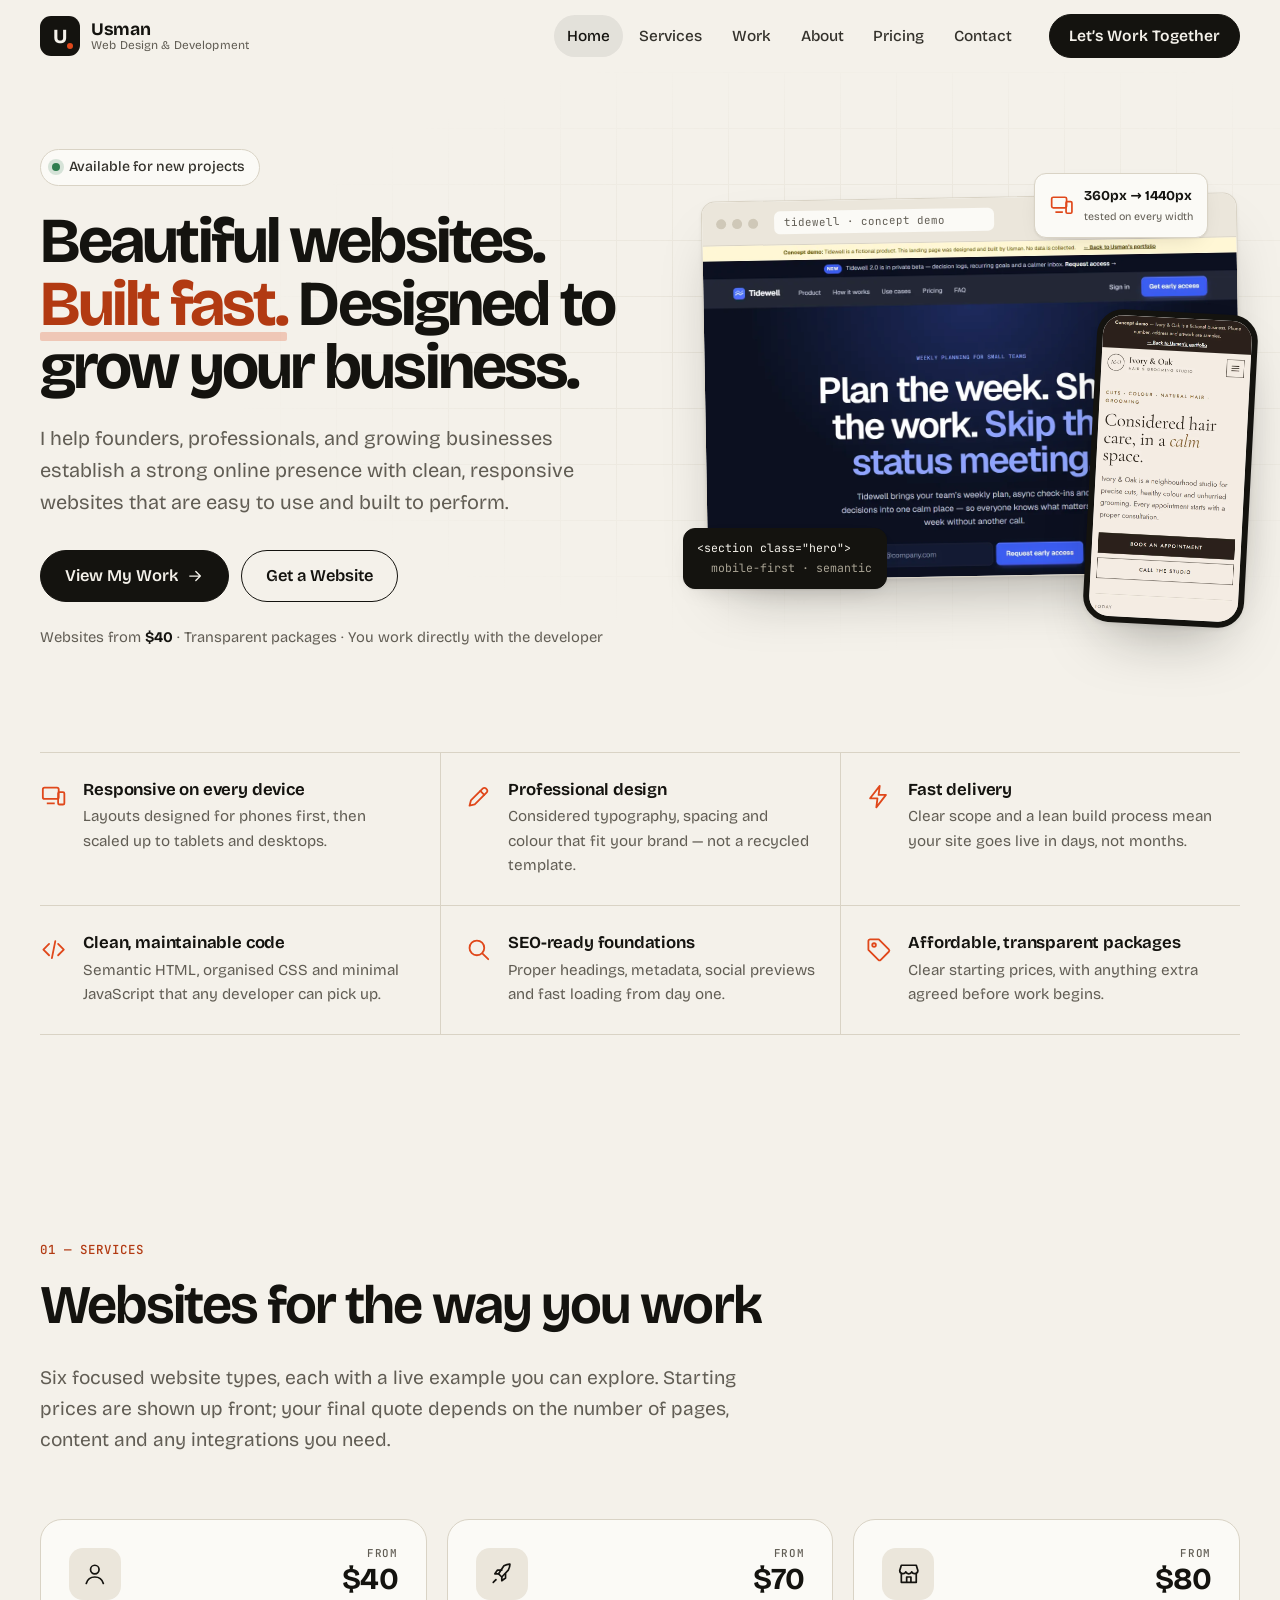
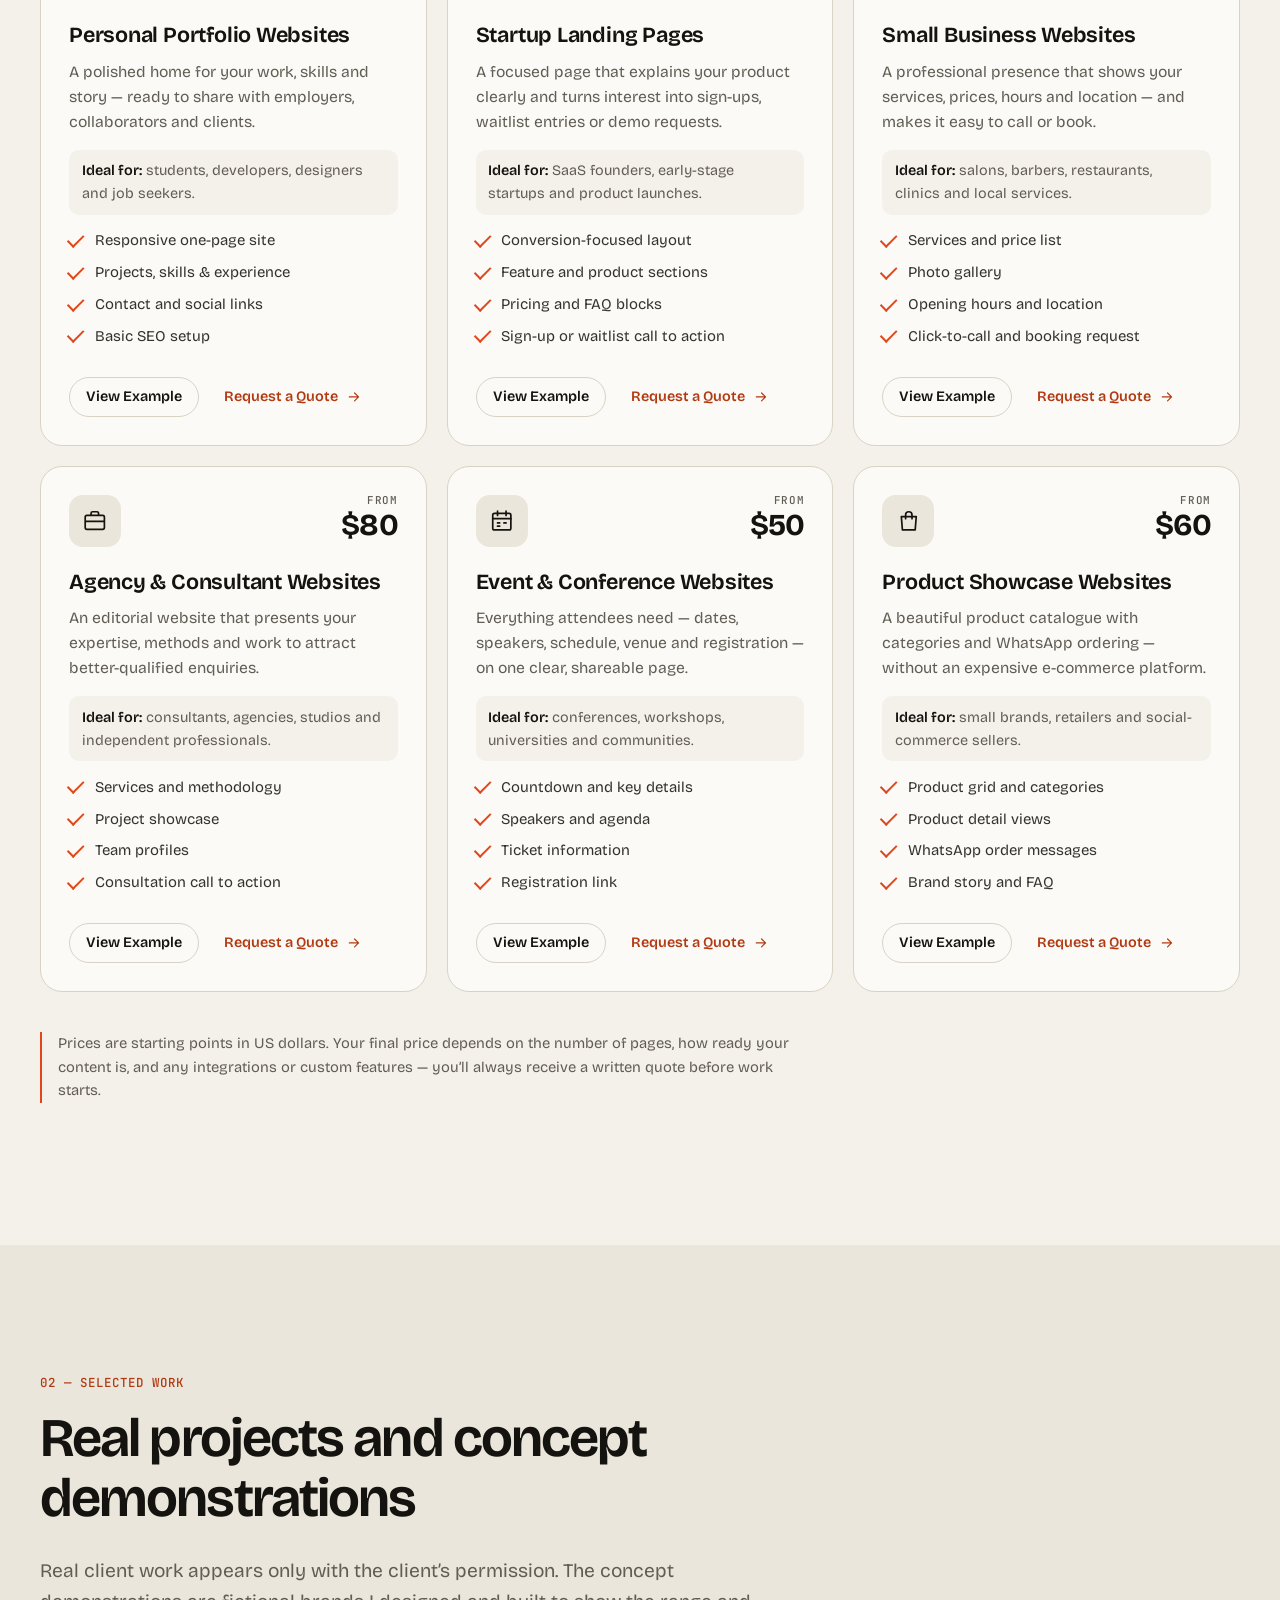
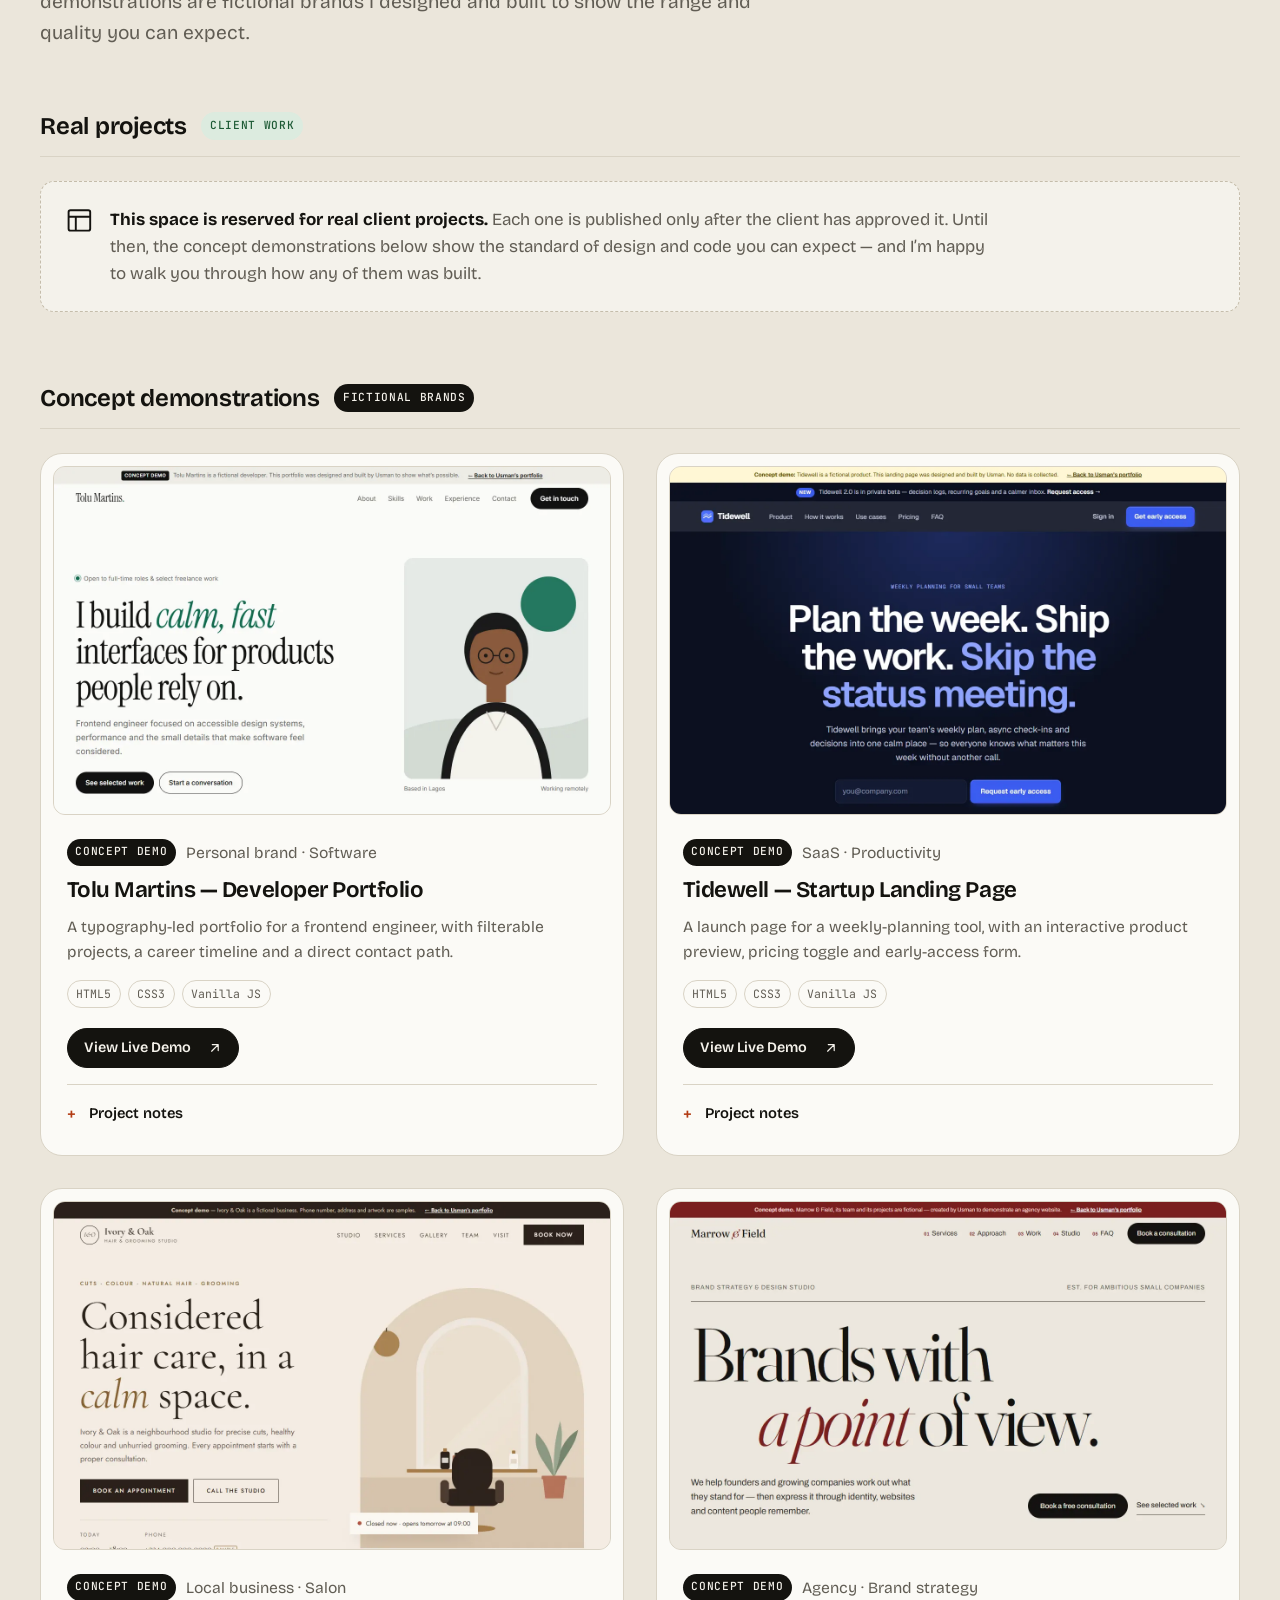
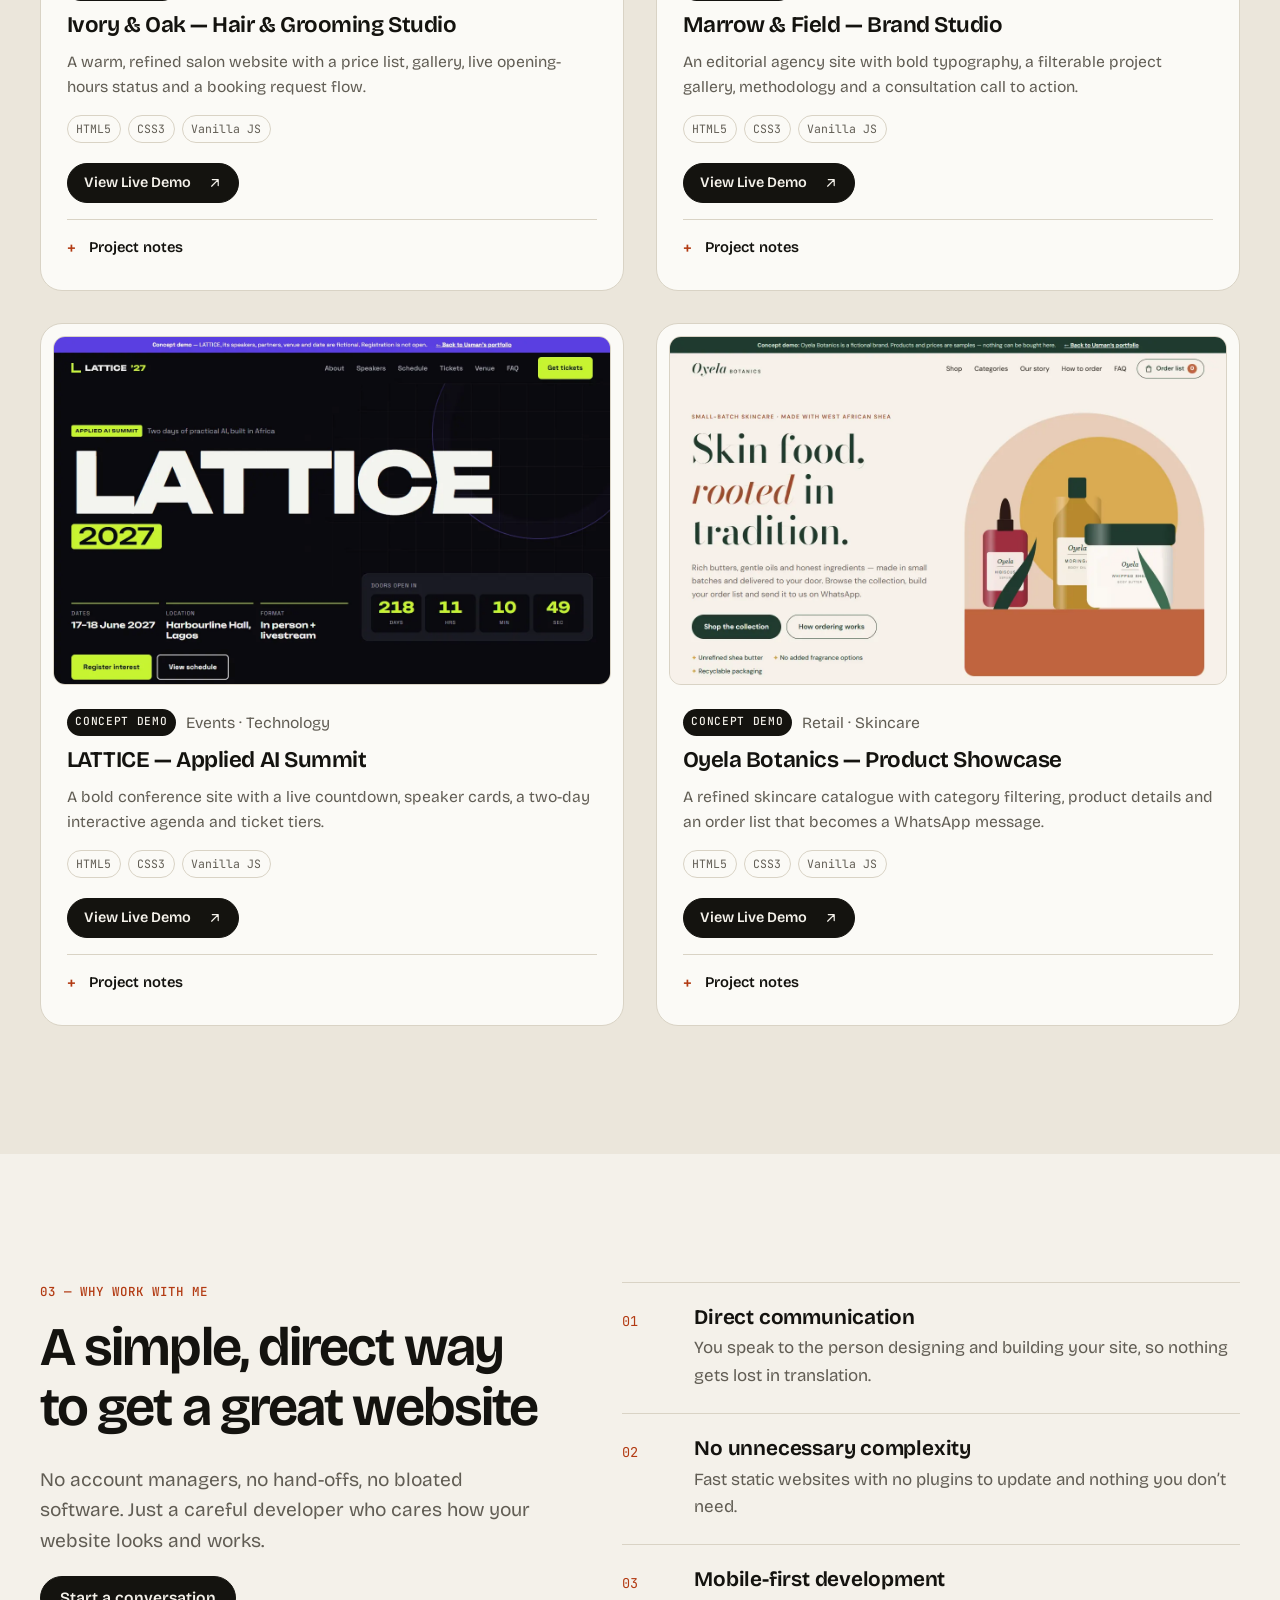
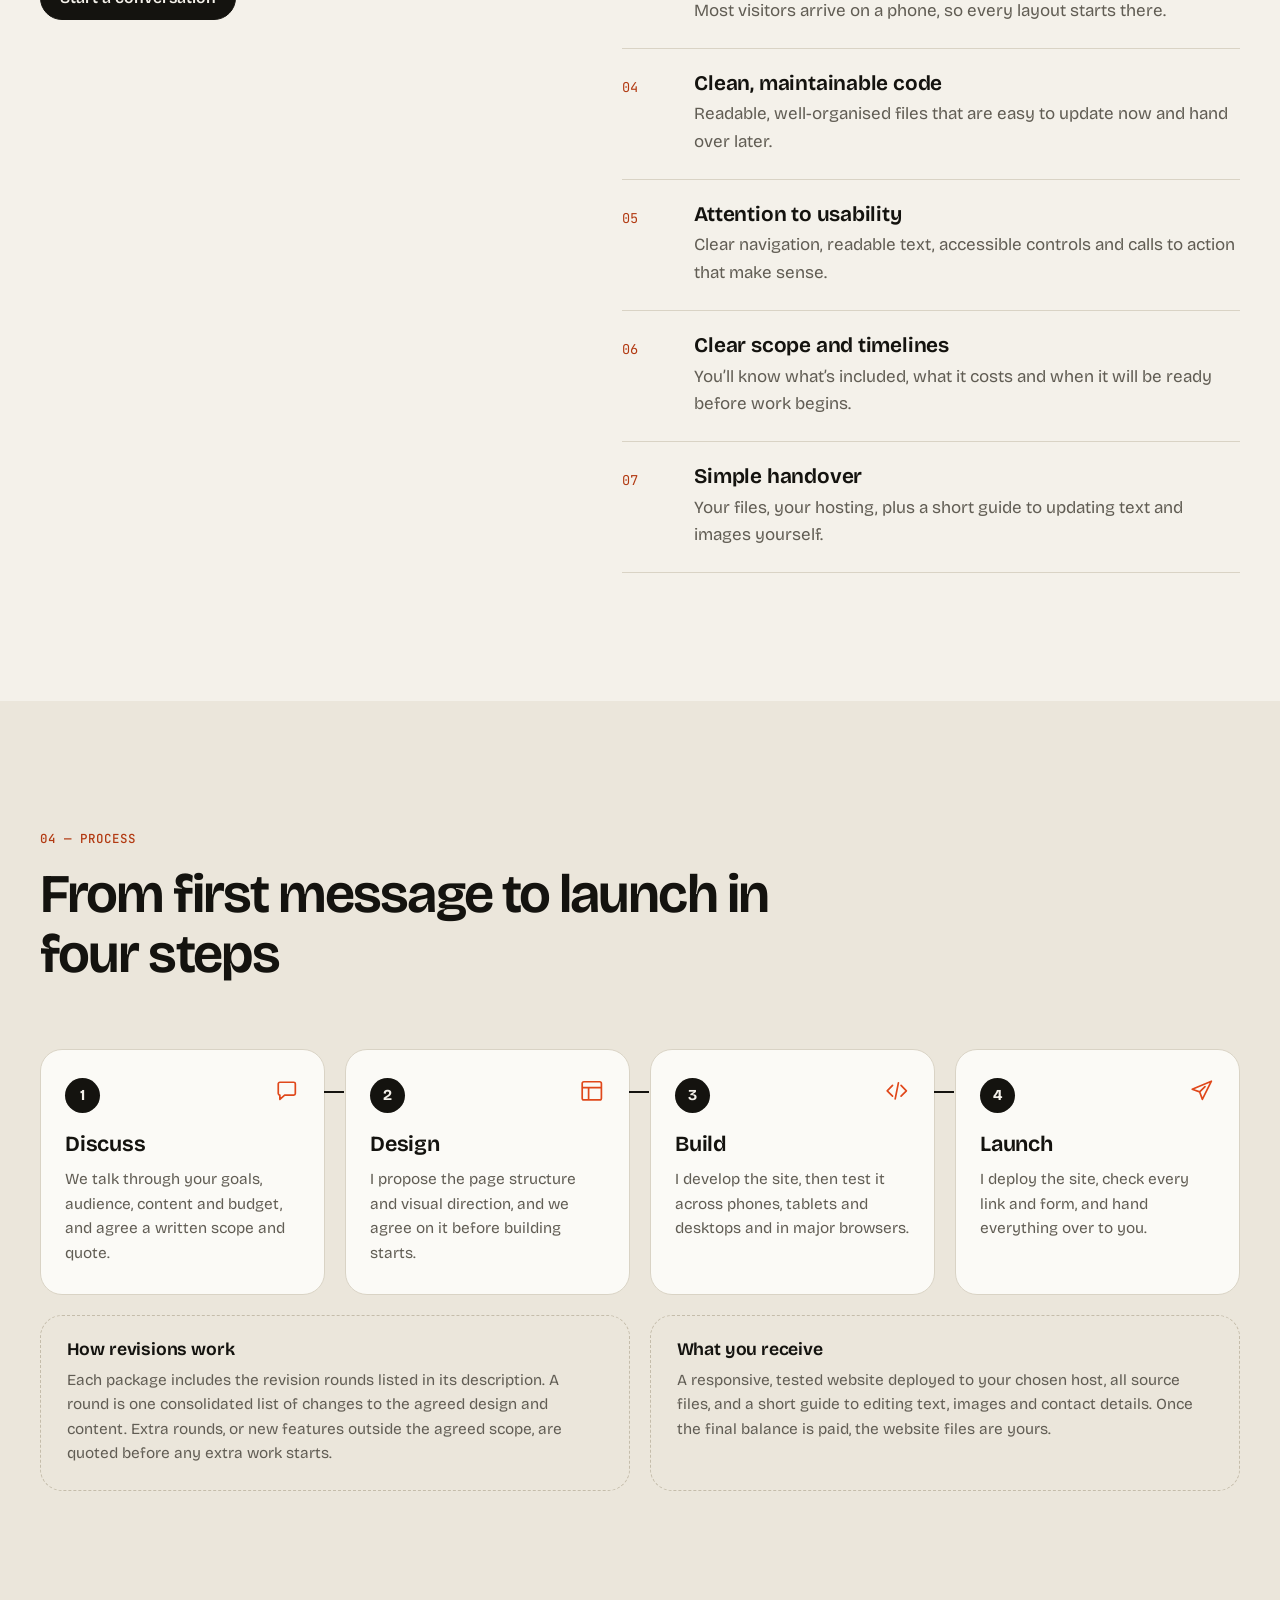
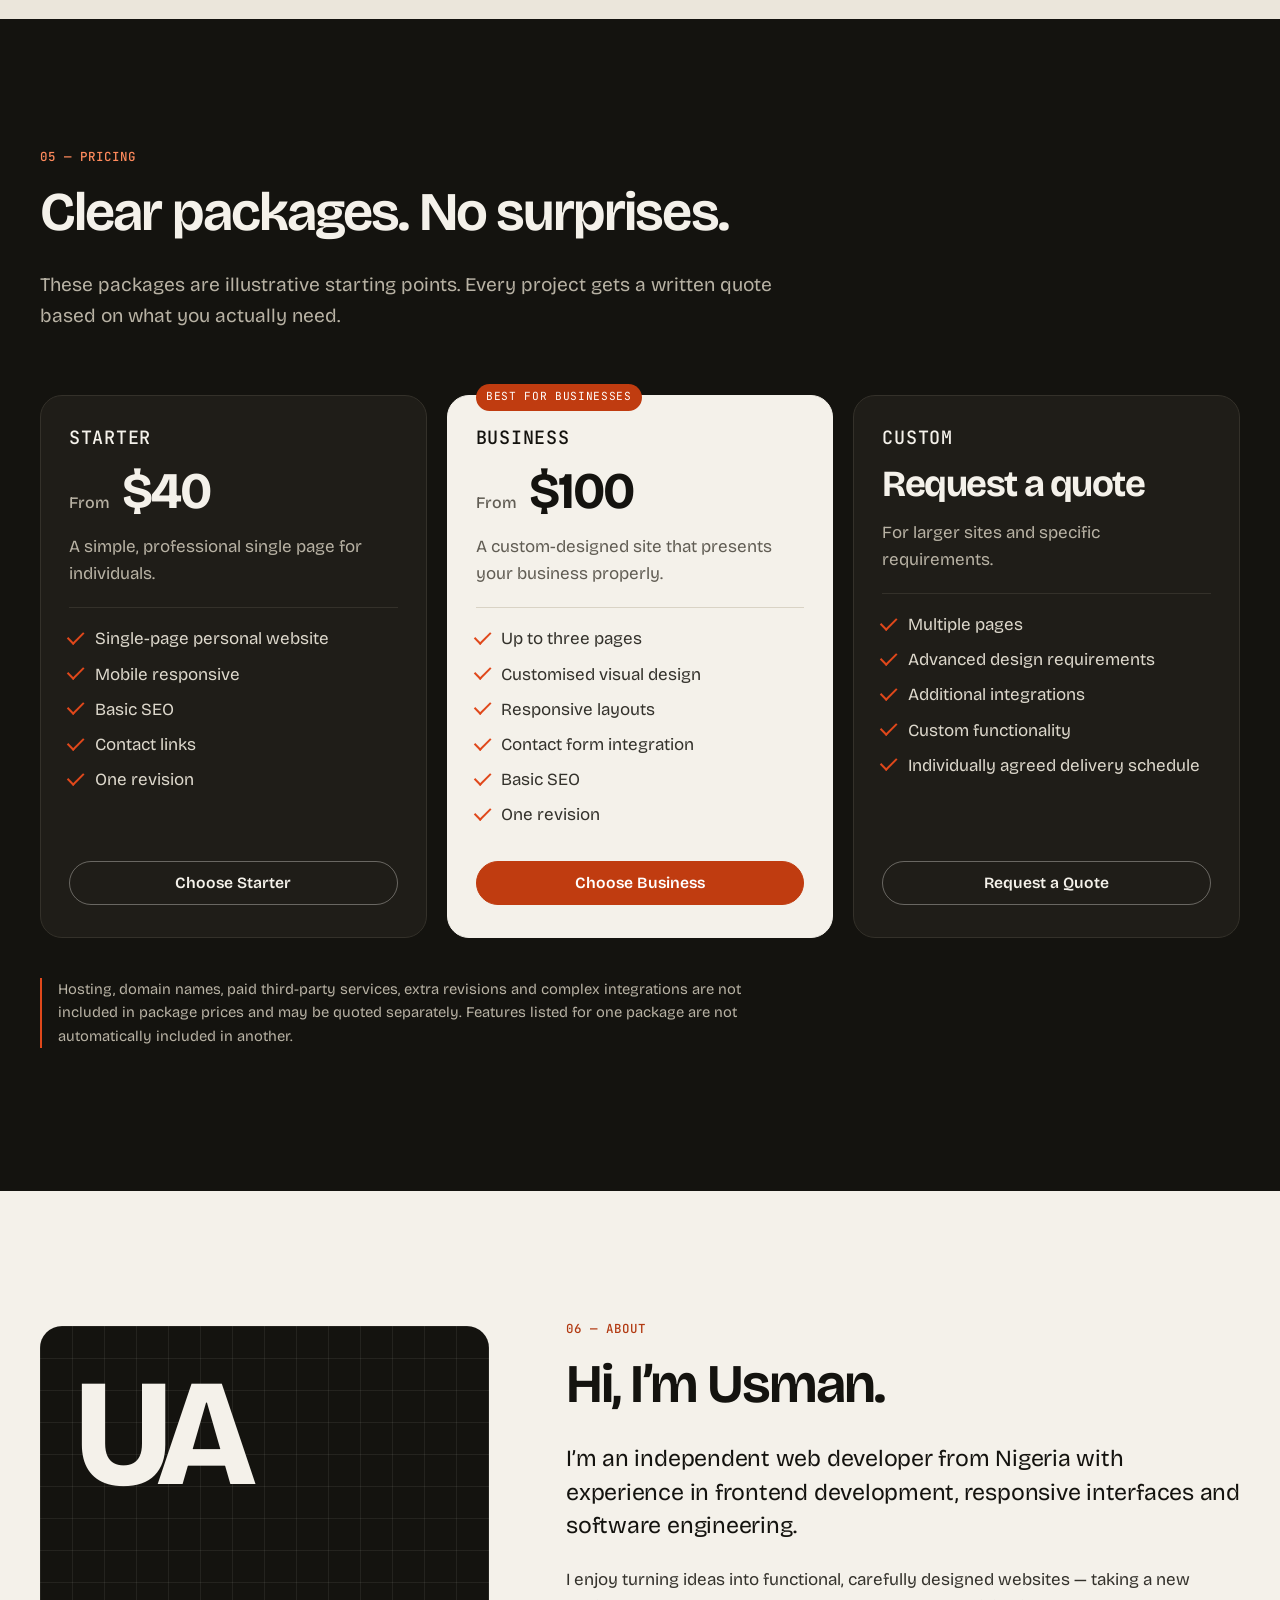
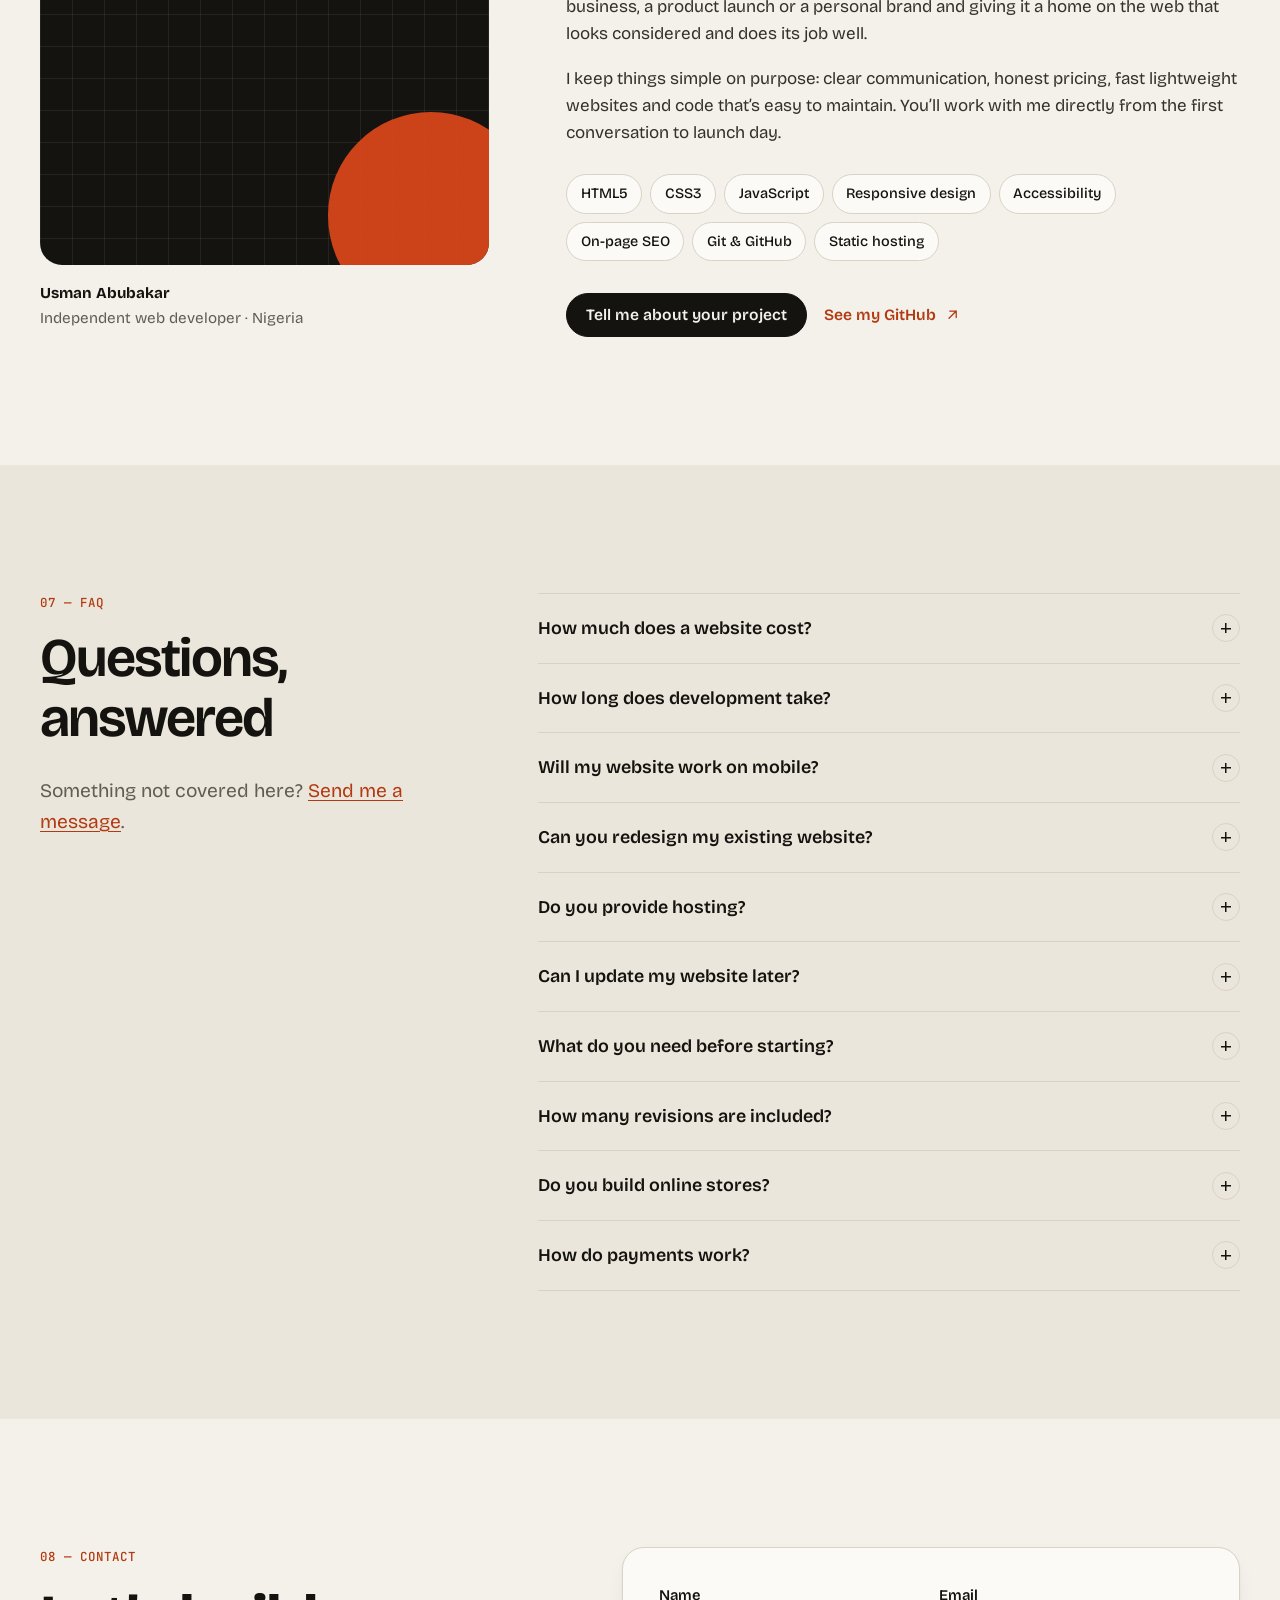
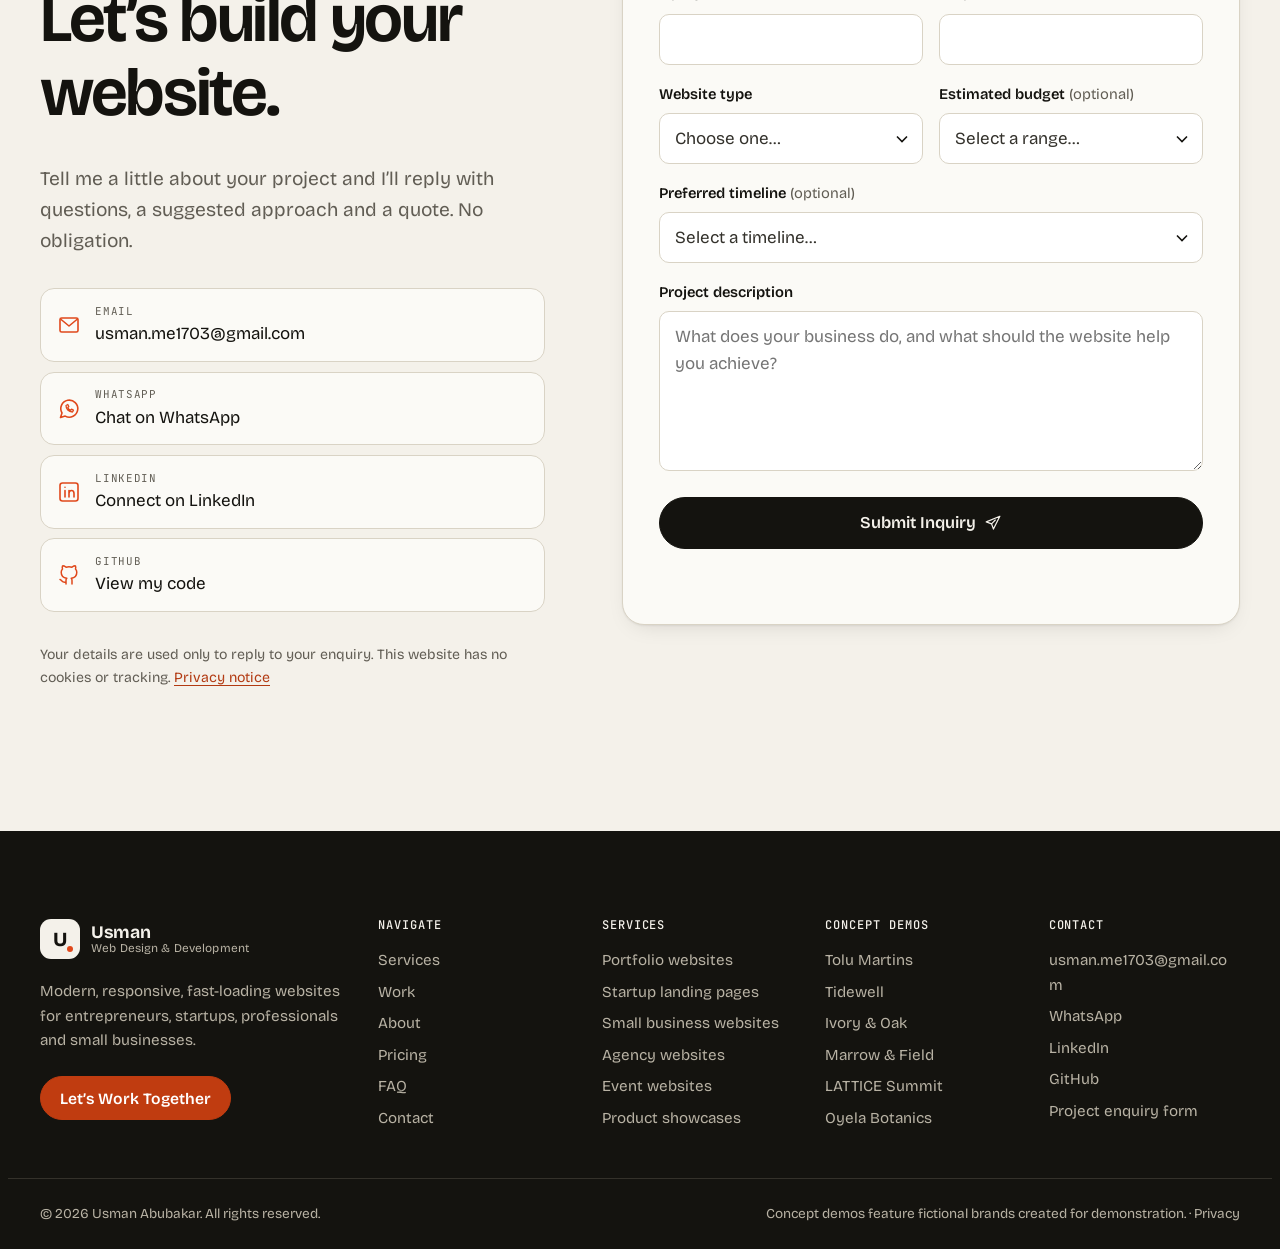
<file: freelance-websites/index.html>
<!doctype html>
<html lang="en">
<head>
  <meta charset="utf-8">
  <meta name="viewport" content="width=device-width, initial-scale=1">
  <title>Usman — Web Design &amp; Development | Fast, Responsive Websites</title>
  <meta name="description" content="Usman Abubakar designs and builds modern, responsive, fast-loading websites for founders, professionals and small businesses. Transparent starter pricing from $40.">
  <meta name="author" content="Usman Abubakar">
  <meta name="theme-color" content="#14130F">

  <!-- DEPLOYMENT: replace https://your-domain.example with your real address
       (here, in sitemap.xml and in robots.txt). See README.md > "Before you deploy". -->
  <link rel="canonical" href="https://your-domain.example/">
  <meta property="og:type" content="website">
  <meta property="og:site_name" content="Usman — Web Design &amp; Development">
  <meta property="og:title" content="Usman — Web Design &amp; Development">
  <meta property="og:description" content="Beautiful websites. Built fast. Designed to grow your business. Responsive websites for founders, professionals and small businesses.">
  <meta property="og:url" content="https://your-domain.example/">
  <meta property="og:image" content="https://your-domain.example/assets/img/og-image.jpg">
  <meta property="og:image:width" content="1200">
  <meta property="og:image:height" content="630">
  <meta property="og:image:alt" content="Usman — Web Design &amp; Development. Beautiful websites, built fast.">
  <meta name="twitter:card" content="summary_large_image">

  <link rel="icon" href="assets/img/favicon.svg" type="image/svg+xml">
  <link rel="preload" href="assets/fonts/bricolage-grotesque-latin-opsz-normal.woff2" as="font" type="font/woff2" crossorigin>
  <link rel="stylesheet" href="css/main.css">
  <script>document.documentElement.classList.add('js');</script>

  <script type="application/ld+json">
  {
    "@context": "https://schema.org",
    "@type": "ProfessionalService",
    "name": "Usman — Web Design & Development",
    "description": "Modern, responsive, fast-loading websites for entrepreneurs, startups, professionals and small businesses.",
    "url": "https://your-domain.example/",
    "founder": { "@type": "Person", "name": "Usman Abubakar", "jobTitle": "Web Designer & Developer" },
    "areaServed": "Worldwide",
    "priceRange": "$40+"
  }
  </script>
</head>
<body>
  <a class="skip-link" href="#main">Skip to content</a>

  <!-- Icon sprite (original line icons) -->
  <svg width="0" height="0" style="position:absolute" aria-hidden="true" focusable="false">
    <defs>
      <symbol id="i-arrow" viewBox="0 0 24 24"><path d="M5 12h14M13 6l6 6-6 6" fill="none" stroke="currentColor" stroke-width="1.8" stroke-linecap="round" stroke-linejoin="round"/></symbol>
      <symbol id="i-arrow-ur" viewBox="0 0 24 24"><path d="M7 17 17 7M8 7h9v9" fill="none" stroke="currentColor" stroke-width="1.8" stroke-linecap="round" stroke-linejoin="round"/></symbol>
      <symbol id="i-check" viewBox="0 0 24 24"><path d="m5 12.5 4.2 4.2L19 7" fill="none" stroke="currentColor" stroke-width="2" stroke-linecap="round" stroke-linejoin="round"/></symbol>
      <symbol id="i-devices" viewBox="0 0 24 24"><g fill="none" stroke="currentColor" stroke-width="1.6" stroke-linejoin="round"><rect x="2.5" y="4" width="14" height="10" rx="1.5"/><path d="M6 18h7"/><rect x="16" y="8" width="5.5" height="11" rx="1.2"/></g></symbol>
      <symbol id="i-pen" viewBox="0 0 24 24"><g fill="none" stroke="currentColor" stroke-width="1.6" stroke-linejoin="round" stroke-linecap="round"><path d="M4 20l1.2-4.6L15.8 4.8a1.8 1.8 0 0 1 2.6 0l.8.8a1.8 1.8 0 0 1 0 2.6L8.6 18.8z"/><path d="M13.5 7l3.5 3.5"/></g></symbol>
      <symbol id="i-bolt" viewBox="0 0 24 24"><path d="M13 2.5 4.5 13.5H11l-1 8 8.5-11H12z" fill="none" stroke="currentColor" stroke-width="1.6" stroke-linejoin="round"/></symbol>
      <symbol id="i-code" viewBox="0 0 24 24"><path d="m8 7-5 5 5 5M16 7l5 5-5 5M13.5 4.5l-3 15" fill="none" stroke="currentColor" stroke-width="1.6" stroke-linecap="round" stroke-linejoin="round"/></symbol>
      <symbol id="i-search" viewBox="0 0 24 24"><g fill="none" stroke="currentColor" stroke-width="1.6" stroke-linecap="round"><circle cx="10.5" cy="10.5" r="6.5"/><path d="m15.5 15.5 5 5"/></g></symbol>
      <symbol id="i-tag" viewBox="0 0 24 24"><g fill="none" stroke="currentColor" stroke-width="1.6" stroke-linejoin="round"><path d="M3 12.2V4.5A1.5 1.5 0 0 1 4.5 3h7.7l8.8 8.8a1.5 1.5 0 0 1 0 2.1l-7.1 7.1a1.5 1.5 0 0 1-2.1 0z"/><circle cx="8" cy="8" r="1.6"/></g></symbol>
      <symbol id="i-user" viewBox="0 0 24 24"><g fill="none" stroke="currentColor" stroke-width="1.6" stroke-linecap="round"><circle cx="12" cy="8" r="4"/><path d="M4 21c1.2-4 4.3-6 8-6s6.8 2 8 6"/></g></symbol>
      <symbol id="i-rocket" viewBox="0 0 24 24"><g fill="none" stroke="currentColor" stroke-width="1.6" stroke-linejoin="round" stroke-linecap="round"><path d="M14 4.5c3-1.6 5.6-1.5 5.6-1.5s.1 2.6-1.5 5.6L12 15l-3-3z"/><path d="M9 12H5.5L8 8.5h4M12 15v3.5l3.5-2.5v-4"/><path d="M6.5 17.5 4 20"/></g></symbol>
      <symbol id="i-store" viewBox="0 0 24 24"><g fill="none" stroke="currentColor" stroke-width="1.6" stroke-linejoin="round"><path d="M3.5 9 5 4h14l1.5 5a3 3 0 0 1-5.7 1.2A3 3 0 0 1 12 12a3 3 0 0 1-2.8-1.8A3 3 0 0 1 3.5 9z"/><path d="M5 12v8h14v-8M10 20v-5h4v5"/></g></symbol>
      <symbol id="i-brief" viewBox="0 0 24 24"><g fill="none" stroke="currentColor" stroke-width="1.6" stroke-linejoin="round"><rect x="3" y="7" width="18" height="13" rx="1.6"/><path d="M8.5 7V5a1.5 1.5 0 0 1 1.5-1.5h4A1.5 1.5 0 0 1 15.5 5v2M3 12.5h18"/></g></symbol>
      <symbol id="i-calendar" viewBox="0 0 24 24"><g fill="none" stroke="currentColor" stroke-width="1.6" stroke-linecap="round"><rect x="3.5" y="5" width="17" height="15.5" rx="1.6"/><path d="M3.5 10h17M8 3v4M16 3v4"/><path d="M8 14h2M14 14h2M8 17h2"/></g></symbol>
      <symbol id="i-bag" viewBox="0 0 24 24"><g fill="none" stroke="currentColor" stroke-width="1.6" stroke-linejoin="round"><path d="M5 8h14l-1 12.5H6z"/><path d="M9 10V6.5a3 3 0 0 1 6 0V10" stroke-linecap="round"/></g></symbol>
      <symbol id="i-chat" viewBox="0 0 24 24"><path d="M4 5.5A1.5 1.5 0 0 1 5.5 4h13A1.5 1.5 0 0 1 20 5.5v9a1.5 1.5 0 0 1-1.5 1.5H10l-4.5 4v-4h0A1.5 1.5 0 0 1 4 14.5z" fill="none" stroke="currentColor" stroke-width="1.6" stroke-linejoin="round"/></symbol>
      <symbol id="i-layout" viewBox="0 0 24 24"><g fill="none" stroke="currentColor" stroke-width="1.6" stroke-linejoin="round"><rect x="3" y="3.5" width="18" height="17" rx="1.6"/><path d="M3 9h18M9 9v11.5"/></g></symbol>
      <symbol id="i-send" viewBox="0 0 24 24"><path d="M21 3 3 10.5l7 2.5 2.5 7zM10 13l5-5" fill="none" stroke="currentColor" stroke-width="1.6" stroke-linejoin="round" stroke-linecap="round"/></symbol>
      <symbol id="i-mail" viewBox="0 0 24 24"><g fill="none" stroke="currentColor" stroke-width="1.6" stroke-linejoin="round"><rect x="3" y="5" width="18" height="14" rx="1.6"/><path d="m3.5 6 8.5 7 8.5-7"/></g></symbol>
      <symbol id="i-whatsapp" viewBox="0 0 24 24"><g fill="none" stroke="currentColor" stroke-width="1.6" stroke-linejoin="round"><path d="M3.5 20.5 5 16a8.5 8.5 0 1 1 3.2 3.1z"/><path d="M9 8.5c0 3.5 2.5 6.5 6.5 6.5l1-1.8-2-1-1 1c-1.2-.4-2.3-1.5-2.7-2.7l1-1-1-2z" stroke-width="1.3"/></g></symbol>
      <symbol id="i-linkedin" viewBox="0 0 24 24"><g fill="none" stroke="currentColor" stroke-width="1.6" stroke-linecap="round" stroke-linejoin="round"><rect x="3" y="3" width="18" height="18" rx="2.5"/><path d="M8 10.5V17M8 7.2v.1M12 17v-6.5M12 13.5c0-1.7 1-3 2.6-3s2.4 1.1 2.4 3V17"/></g></symbol>
      <symbol id="i-github" viewBox="0 0 24 24"><path d="M9 19c-4 1.3-4-2-6-2.5m12 4.5v-3.4a3 3 0 0 0-.8-2.3c2.7-.3 5.6-1.3 5.6-6a4.7 4.7 0 0 0-1.3-3.2 4.3 4.3 0 0 0-.1-3.2s-1-.3-3.4 1.3a11.6 11.6 0 0 0-6 0C6.6 2.6 5.6 2.9 5.6 2.9a4.3 4.3 0 0 0-.1 3.2A4.7 4.7 0 0 0 4.2 9.3c0 4.6 2.9 5.7 5.6 6a3 3 0 0 0-.8 2.3V21" fill="none" stroke="currentColor" stroke-width="1.5" stroke-linecap="round" stroke-linejoin="round"/></symbol>
      <symbol id="i-plus" viewBox="0 0 24 24"><path d="M12 5v14M5 12h14" fill="none" stroke="currentColor" stroke-width="1.8" stroke-linecap="round"/></symbol>
    </defs>
  </svg>

  <!-- ============ NAVIGATION ============ -->
  <header class="site-header" data-header>
    <div class="container nav">
      <a class="brand" href="#top">
        <span class="brand-mark" aria-hidden="true">U</span>
        <span class="brand-text"><strong>Usman</strong><span>Web Design &amp; Development</span></span>
      </a>

      <nav class="nav-links" id="site-nav" aria-label="Main">
        <ul>
          <li><a href="#top">Home</a></li>
          <li><a href="#services">Services</a></li>
          <li><a href="#work">Work</a></li>
          <li><a href="#about">About</a></li>
          <li><a href="#pricing">Pricing</a></li>
          <li><a href="#contact">Contact</a></li>
        </ul>
        <a class="btn btn-primary nav-cta-mobile" href="#contact">Let’s Work Together</a>
      </nav>

      <a class="btn btn-primary nav-cta" href="#contact">Let’s Work Together</a>
      <button class="nav-toggle" type="button" aria-expanded="false" aria-controls="site-nav" data-nav-toggle>
        <span class="sr-only">Open menu</span>
        <span class="nav-toggle-bars" aria-hidden="true"></span>
      </button>
    </div>
  </header>

  <main id="main">
    <!-- ============ HERO ============ -->
    <section class="hero" id="top" aria-labelledby="hero-title">
      <div class="container hero-grid">
        <div class="hero-copy">
          <p class="eyebrow"><span class="dot" aria-hidden="true"></span> Available for new projects</p>
          <h1 id="hero-title" class="hero-title">Beautiful websites. <span class="hl">Built fast.</span> Designed to grow your business.</h1>
          <p class="hero-lede">I help founders, professionals, and growing businesses establish a strong online presence with clean, responsive websites that are easy to use and built to perform.</p>
          <div class="hero-actions">
            <a class="btn btn-primary btn-lg" href="#work">View My Work <svg class="icon" aria-hidden="true"><use href="#i-arrow"/></svg></a>
            <a class="btn btn-ghost btn-lg" href="#contact">Get a Website</a>
          </div>
          <p class="hero-note">Websites from <strong>$40</strong> · Transparent packages · You work directly with the developer</p>
        </div>

        <div class="hero-visual" aria-label="Previews of concept websites built by Usman">
          <figure class="device device-desktop">
            <div class="device-bar" aria-hidden="true"><i></i><i></i><i></i><span>tidewell · concept demo</span></div>
            <img src="assets/screens/startup-landing-desktop.webp" width="1280" height="800" alt="Desktop preview of Tidewell, a concept SaaS landing page with a product dashboard" fetchpriority="high">
          </figure>
          <figure class="device device-phone">
            <img src="assets/screens/small-business-mobile.webp" width="390" height="844" alt="Mobile preview of Ivory &amp; Oak, a concept salon website">
          </figure>
          <div class="hero-chip hero-chip-code" aria-hidden="true">
            <span class="mono">&lt;section class="hero"&gt;</span>
            <span class="mono dim">  mobile-first · semantic</span>
          </div>
          <div class="hero-chip hero-chip-size" aria-hidden="true">
            <svg class="icon"><use href="#i-devices"/></svg>
            <span><strong>360px → 1440px</strong><small>tested on every width</small></span>
          </div>
        </div>
      </div>
    </section>

    <!-- ============ VALUE ============ -->
    <section class="values" aria-labelledby="values-title">
      <div class="container">
        <h2 id="values-title" class="sr-only">What every website includes</h2>
        <ul class="value-grid">
          <li><svg class="icon" aria-hidden="true"><use href="#i-devices"/></svg><div><h3>Responsive on every device</h3><p>Layouts designed for phones first, then scaled up to tablets and desktops.</p></div></li>
          <li><svg class="icon" aria-hidden="true"><use href="#i-pen"/></svg><div><h3>Professional design</h3><p>Considered typography, spacing and colour that fit your brand — not a recycled template.</p></div></li>
          <li><svg class="icon" aria-hidden="true"><use href="#i-bolt"/></svg><div><h3>Fast delivery</h3><p>Clear scope and a lean build process mean your site goes live in days, not months.</p></div></li>
          <li><svg class="icon" aria-hidden="true"><use href="#i-code"/></svg><div><h3>Clean, maintainable code</h3><p>Semantic HTML, organised CSS and minimal JavaScript that any developer can pick up.</p></div></li>
          <li><svg class="icon" aria-hidden="true"><use href="#i-search"/></svg><div><h3>SEO-ready foundations</h3><p>Proper headings, metadata, social previews and fast loading from day one.</p></div></li>
          <li><svg class="icon" aria-hidden="true"><use href="#i-tag"/></svg><div><h3>Affordable, transparent packages</h3><p>Clear starting prices, with anything extra agreed before work begins.</p></div></li>
        </ul>
      </div>
    </section>

    <!-- ============ SERVICES ============ -->
    <section class="section" id="services" aria-labelledby="services-title">
      <div class="container">
        <header class="section-head">
          <p class="kicker">01 — Services</p>
          <h2 id="services-title">Websites for the way you work</h2>
          <p class="section-lede">Six focused website types, each with a live example you can explore. Starting prices are shown up front; your final quote depends on the number of pages, content and any integrations you need.</p>
        </header>

        <div class="service-grid">
          <!-- To change a price or description, edit the card below. Keep the
               data-service value in sync with the contact form <select>. -->
          <article class="service-card" data-reveal>
            <div class="service-top">
              <span class="service-icon" aria-hidden="true"><svg class="icon"><use href="#i-user"/></svg></span>
              <p class="price"><span>from</span> $40</p>
            </div>
            <h3>Personal Portfolio Websites</h3>
            <p>A polished home for your work, skills and story — ready to share with employers, collaborators and clients.</p>
            <p class="ideal"><strong>Ideal for:</strong> students, developers, designers and job seekers.</p>
            <ul class="ticks">
              <li>Responsive one-page site</li>
              <li>Projects, skills &amp; experience</li>
              <li>Contact and social links</li>
              <li>Basic SEO setup</li>
            </ul>
            <div class="card-actions">
              <a class="btn btn-small btn-outline" href="demos/personal-portfolio/index.html">View Example<span class="sr-only">: personal portfolio demo</span></a>
              <a class="btn btn-small btn-text" href="#contact" data-service="Personal portfolio website">Request a Quote <svg class="icon" aria-hidden="true"><use href="#i-arrow"/></svg><span class="sr-only"> for a personal portfolio website</span></a>
            </div>
          </article>

          <article class="service-card" data-reveal>
            <div class="service-top">
              <span class="service-icon" aria-hidden="true"><svg class="icon"><use href="#i-rocket"/></svg></span>
              <p class="price"><span>from</span> $70</p>
            </div>
            <h3>Startup Landing Pages</h3>
            <p>A focused page that explains your product clearly and turns interest into sign-ups, waitlist entries or demo requests.</p>
            <p class="ideal"><strong>Ideal for:</strong> SaaS founders, early-stage startups and product launches.</p>
            <ul class="ticks">
              <li>Conversion-focused layout</li>
              <li>Feature and product sections</li>
              <li>Pricing and FAQ blocks</li>
              <li>Sign-up or waitlist call to action</li>
            </ul>
            <div class="card-actions">
              <a class="btn btn-small btn-outline" href="demos/startup-landing/index.html">View Example<span class="sr-only">: startup landing page demo</span></a>
              <a class="btn btn-small btn-text" href="#contact" data-service="Startup landing page">Request a Quote <svg class="icon" aria-hidden="true"><use href="#i-arrow"/></svg><span class="sr-only"> for a startup landing page</span></a>
            </div>
          </article>

          <article class="service-card" data-reveal>
            <div class="service-top">
              <span class="service-icon" aria-hidden="true"><svg class="icon"><use href="#i-store"/></svg></span>
              <p class="price"><span>from</span> $80</p>
            </div>
            <h3>Small Business Websites</h3>
            <p>A professional presence that shows your services, prices, hours and location — and makes it easy to call or book.</p>
            <p class="ideal"><strong>Ideal for:</strong> salons, barbers, restaurants, clinics and local services.</p>
            <ul class="ticks">
              <li>Services and price list</li>
              <li>Photo gallery</li>
              <li>Opening hours and location</li>
              <li>Click-to-call and booking request</li>
            </ul>
            <div class="card-actions">
              <a class="btn btn-small btn-outline" href="demos/small-business/index.html">View Example<span class="sr-only">: small business demo</span></a>
              <a class="btn btn-small btn-text" href="#contact" data-service="Small business website">Request a Quote <svg class="icon" aria-hidden="true"><use href="#i-arrow"/></svg><span class="sr-only"> for a small business website</span></a>
            </div>
          </article>

          <article class="service-card" data-reveal>
            <div class="service-top">
              <span class="service-icon" aria-hidden="true"><svg class="icon"><use href="#i-brief"/></svg></span>
              <p class="price"><span>from</span> $80</p>
            </div>
            <h3>Agency &amp; Consultant Websites</h3>
            <p>An editorial website that presents your expertise, methods and work to attract better-qualified enquiries.</p>
            <p class="ideal"><strong>Ideal for:</strong> consultants, agencies, studios and independent professionals.</p>
            <ul class="ticks">
              <li>Services and methodology</li>
              <li>Project showcase</li>
              <li>Team profiles</li>
              <li>Consultation call to action</li>
            </ul>
            <div class="card-actions">
              <a class="btn btn-small btn-outline" href="demos/agency-website/index.html">View Example<span class="sr-only">: agency website demo</span></a>
              <a class="btn btn-small btn-text" href="#contact" data-service="Agency or consultant website">Request a Quote <svg class="icon" aria-hidden="true"><use href="#i-arrow"/></svg><span class="sr-only"> for an agency or consultant website</span></a>
            </div>
          </article>

          <article class="service-card" data-reveal>
            <div class="service-top">
              <span class="service-icon" aria-hidden="true"><svg class="icon"><use href="#i-calendar"/></svg></span>
              <p class="price"><span>from</span> $50</p>
            </div>
            <h3>Event &amp; Conference Websites</h3>
            <p>Everything attendees need — dates, speakers, schedule, venue and registration — on one clear, shareable page.</p>
            <p class="ideal"><strong>Ideal for:</strong> conferences, workshops, universities and communities.</p>
            <ul class="ticks">
              <li>Countdown and key details</li>
              <li>Speakers and agenda</li>
              <li>Ticket information</li>
              <li>Registration link</li>
            </ul>
            <div class="card-actions">
              <a class="btn btn-small btn-outline" href="demos/event-website/index.html">View Example<span class="sr-only">: event website demo</span></a>
              <a class="btn btn-small btn-text" href="#contact" data-service="Event or conference website">Request a Quote <svg class="icon" aria-hidden="true"><use href="#i-arrow"/></svg><span class="sr-only"> for an event or conference website</span></a>
            </div>
          </article>

          <article class="service-card" data-reveal>
            <div class="service-top">
              <span class="service-icon" aria-hidden="true"><svg class="icon"><use href="#i-bag"/></svg></span>
              <p class="price"><span>from</span> $60</p>
            </div>
            <h3>Product Showcase Websites</h3>
            <p>A beautiful product catalogue with categories and WhatsApp ordering — without an expensive e-commerce platform.</p>
            <p class="ideal"><strong>Ideal for:</strong> small brands, retailers and social-commerce sellers.</p>
            <ul class="ticks">
              <li>Product grid and categories</li>
              <li>Product detail views</li>
              <li>WhatsApp order messages</li>
              <li>Brand story and FAQ</li>
            </ul>
            <div class="card-actions">
              <a class="btn btn-small btn-outline" href="demos/product-showcase/index.html">View Example<span class="sr-only">: product showcase demo</span></a>
              <a class="btn btn-small btn-text" href="#contact" data-service="Product showcase website">Request a Quote <svg class="icon" aria-hidden="true"><use href="#i-arrow"/></svg><span class="sr-only"> for a product showcase website</span></a>
            </div>
          </article>
        </div>

        <p class="fine-print">Prices are starting points in US dollars. Your final price depends on the number of pages, how ready your content is, and any integrations or custom features — you’ll always receive a written quote before work starts.</p>
      </div>
    </section>

    <!-- ============ WORK ============ -->
    <section class="section section-alt" id="work" aria-labelledby="work-title">
      <div class="container">
        <header class="section-head">
          <p class="kicker">02 — Selected Work</p>
          <h2 id="work-title">Real projects and concept demonstrations</h2>
          <p class="section-lede">Real client work appears only with the client’s permission. The concept demonstrations are fictional brands I designed and built to show the range and quality you can expect.</p>
        </header>

        <!-- ---------- REAL PROJECTS ----------
             To add a real project, copy this template inside .real-grid and
             delete the .real-empty block:

          <article class="project-card">
            <a class="project-shot" href="https://client-site.com" target="_blank" rel="noopener">
              <img src="assets/screens/your-project.webp" width="1280" height="800" loading="lazy" alt="Homepage of Client Name website">
            </a>
            <div class="project-body">
              <p class="project-meta"><span class="badge badge-real">Client project</span> Industry</p>
              <h4>Client Name</h4>
              <p>One or two sentences about what you built and why.</p>
              <ul class="chips"><li>HTML</li><li>CSS</li><li>JavaScript</li></ul>
              <div class="card-actions">
                <a class="btn btn-small btn-primary" href="https://client-site.com" target="_blank" rel="noopener">View Live Website</a>
              </div>
            </div>
          </article>
        -->
        <div class="work-group">
          <div class="work-group-head">
            <h3>Real projects</h3>
            <span class="badge badge-real">Client work</span>
          </div>
          <div class="real-grid">
            <div class="real-empty">
              <svg class="icon" aria-hidden="true"><use href="#i-layout"/></svg>
              <p><strong>This space is reserved for real client projects.</strong> Each one is published only after the client has approved it. Until then, the concept demonstrations below show the standard of design and code you can expect — and I’m happy to walk you through how any of them was built.</p>
            </div>
          </div>
        </div>

        <!-- ---------- CONCEPT DEMONSTRATIONS ---------- -->
        <div class="work-group">
          <div class="work-group-head">
            <h3>Concept demonstrations</h3>
            <span class="badge badge-concept">Fictional brands</span>
          </div>

          <div class="project-grid">
            <article class="project-card" data-reveal>
              <a class="project-shot" href="demos/personal-portfolio/index.html" tabindex="-1" aria-hidden="true">
                <img src="assets/screens/personal-portfolio-desktop.webp" width="1280" height="800" loading="lazy" alt="">
              </a>
              <div class="project-body">
                <p class="project-meta"><span class="badge badge-concept">Concept demo</span> Personal brand · Software</p>
                <h4>Tolu Martins — Developer Portfolio</h4>
                <p>A typography-led portfolio for a frontend engineer, with filterable projects, a career timeline and a direct contact path.</p>
                <ul class="chips" aria-label="Technology used"><li>HTML5</li><li>CSS3</li><li>Vanilla JS</li></ul>
                <div class="card-actions">
                  <a class="btn btn-small btn-primary" href="demos/personal-portfolio/index.html">View Live Demo<span class="sr-only">: Tolu Martins developer portfolio</span> <svg class="icon" aria-hidden="true"><use href="#i-arrow-ur"/></svg></a>
                </div>
                <details class="case">
                  <summary>Project notes</summary>
                  <p><strong>Goal:</strong> help a developer communicate experience quickly to recruiters and clients. <strong>Highlights:</strong> project filtering, accessible mobile menu, timeline layout, print-friendly typography.</p>
                </details>
              </div>
            </article>

            <article class="project-card" data-reveal>
              <a class="project-shot" href="demos/startup-landing/index.html" tabindex="-1" aria-hidden="true">
                <img src="assets/screens/startup-landing-desktop.webp" width="1280" height="800" loading="lazy" alt="">
              </a>
              <div class="project-body">
                <p class="project-meta"><span class="badge badge-concept">Concept demo</span> SaaS · Productivity</p>
                <h4>Tidewell — Startup Landing Page</h4>
                <p>A launch page for a weekly-planning tool, with an interactive product preview, pricing toggle and early-access form.</p>
                <ul class="chips" aria-label="Technology used"><li>HTML5</li><li>CSS3</li><li>Vanilla JS</li></ul>
                <div class="card-actions">
                  <a class="btn btn-small btn-primary" href="demos/startup-landing/index.html">View Live Demo<span class="sr-only">: Tidewell startup landing page</span> <svg class="icon" aria-hidden="true"><use href="#i-arrow-ur"/></svg></a>
                </div>
                <details class="case">
                  <summary>Project notes</summary>
                  <p><strong>Goal:</strong> explain a product in seconds and capture early-access interest. <strong>Highlights:</strong> UI preview built in HTML/CSS (sharp at any size), feature tabs, monthly/annual pricing, FAQ.</p>
                </details>
              </div>
            </article>

            <article class="project-card" data-reveal>
              <a class="project-shot" href="demos/small-business/index.html" tabindex="-1" aria-hidden="true">
                <img src="assets/screens/small-business-desktop.webp" width="1280" height="800" loading="lazy" alt="">
              </a>
              <div class="project-body">
                <p class="project-meta"><span class="badge badge-concept">Concept demo</span> Local business · Salon</p>
                <h4>Ivory &amp; Oak — Hair &amp; Grooming Studio</h4>
                <p>A warm, refined salon website with a price list, gallery, live opening-hours status and a booking request flow.</p>
                <ul class="chips" aria-label="Technology used"><li>HTML5</li><li>CSS3</li><li>Vanilla JS</li></ul>
                <div class="card-actions">
                  <a class="btn btn-small btn-primary" href="demos/small-business/index.html">View Live Demo<span class="sr-only">: Ivory and Oak salon website</span> <svg class="icon" aria-hidden="true"><use href="#i-arrow-ur"/></svg></a>
                </div>
                <details class="case">
                  <summary>Project notes</summary>
                  <p><strong>Goal:</strong> turn local visitors into calls and bookings. <strong>Highlights:</strong> “open now” indicator, gallery lightbox, click-to-call, booking request that can be routed to WhatsApp.</p>
                </details>
              </div>
            </article>

            <article class="project-card" data-reveal>
              <a class="project-shot" href="demos/agency-website/index.html" tabindex="-1" aria-hidden="true">
                <img src="assets/screens/agency-website-desktop.webp" width="1280" height="800" loading="lazy" alt="">
              </a>
              <div class="project-body">
                <p class="project-meta"><span class="badge badge-concept">Concept demo</span> Agency · Brand strategy</p>
                <h4>Marrow &amp; Field — Brand Studio</h4>
                <p>An editorial agency site with bold typography, a filterable project gallery, methodology and a consultation call to action.</p>
                <ul class="chips" aria-label="Technology used"><li>HTML5</li><li>CSS3</li><li>Vanilla JS</li></ul>
                <div class="card-actions">
                  <a class="btn btn-small btn-primary" href="demos/agency-website/index.html">View Live Demo<span class="sr-only">: Marrow and Field brand studio</span> <svg class="icon" aria-hidden="true"><use href="#i-arrow-ur"/></svg></a>
                </div>
                <details class="case">
                  <summary>Project notes</summary>
                  <p><strong>Goal:</strong> position a consultancy as premium and attract better-fit enquiries. <strong>Highlights:</strong> project dialog gallery, service navigation, accessible scroll animations.</p>
                </details>
              </div>
            </article>

            <article class="project-card" data-reveal>
              <a class="project-shot" href="demos/event-website/index.html" tabindex="-1" aria-hidden="true">
                <img src="assets/screens/event-website-desktop.webp" width="1280" height="800" loading="lazy" alt="">
              </a>
              <div class="project-body">
                <p class="project-meta"><span class="badge badge-concept">Concept demo</span> Events · Technology</p>
                <h4>LATTICE — Applied AI Summit</h4>
                <p>A bold conference site with a live countdown, speaker cards, a two-day interactive agenda and ticket tiers.</p>
                <ul class="chips" aria-label="Technology used"><li>HTML5</li><li>CSS3</li><li>Vanilla JS</li></ul>
                <div class="card-actions">
                  <a class="btn btn-small btn-primary" href="demos/event-website/index.html">View Live Demo<span class="sr-only">: LATTICE applied AI summit</span> <svg class="icon" aria-hidden="true"><use href="#i-arrow-ur"/></svg></a>
                </div>
                <details class="case">
                  <summary>Project notes</summary>
                  <p><strong>Goal:</strong> give attendees every detail and drive registrations. <strong>Highlights:</strong> countdown, tabbed schedule with track filter, ticket cards, venue and FAQ.</p>
                </details>
              </div>
            </article>

            <article class="project-card" data-reveal>
              <a class="project-shot" href="demos/product-showcase/index.html" tabindex="-1" aria-hidden="true">
                <img src="assets/screens/product-showcase-desktop.webp" width="1280" height="800" loading="lazy" alt="">
              </a>
              <div class="project-body">
                <p class="project-meta"><span class="badge badge-concept">Concept demo</span> Retail · Skincare</p>
                <h4>Oyela Botanics — Product Showcase</h4>
                <p>A refined skincare catalogue with category filtering, product details and an order list that becomes a WhatsApp message.</p>
                <ul class="chips" aria-label="Technology used"><li>HTML5</li><li>CSS3</li><li>Vanilla JS</li></ul>
                <div class="card-actions">
                  <a class="btn btn-small btn-primary" href="demos/product-showcase/index.html">View Live Demo<span class="sr-only">: Oyela Botanics product showcase</span> <svg class="icon" aria-hidden="true"><use href="#i-arrow-ur"/></svg></a>
                </div>
                <details class="case">
                  <summary>Project notes</summary>
                  <p><strong>Goal:</strong> let a small brand sell through WhatsApp without a costly store. <strong>Highlights:</strong> filters, product dialogs, order list, pre-written WhatsApp order message.</p>
                </details>
              </div>
            </article>
          </div>
        </div>
      </div>
    </section>

    <!-- ============ WHY ============ -->
    <section class="section" id="why" aria-labelledby="why-title">
      <div class="container why-grid">
        <header class="section-head why-head">
          <p class="kicker">03 — Why work with me</p>
          <h2 id="why-title">A simple, direct way to get a great website</h2>
          <p class="section-lede">No account managers, no hand-offs, no bloated software. Just a careful developer who cares how your website looks and works.</p>
          <a class="btn btn-primary" href="#contact">Start a conversation</a>
        </header>
        <ol class="why-list">
          <li data-reveal><span class="num" aria-hidden="true">01</span><div><h3>Direct communication</h3><p>You speak to the person designing and building your site, so nothing gets lost in translation.</p></div></li>
          <li data-reveal><span class="num" aria-hidden="true">02</span><div><h3>No unnecessary complexity</h3><p>Fast static websites with no plugins to update and nothing you don’t need.</p></div></li>
          <li data-reveal><span class="num" aria-hidden="true">03</span><div><h3>Mobile-first development</h3><p>Most visitors arrive on a phone, so every layout starts there.</p></div></li>
          <li data-reveal><span class="num" aria-hidden="true">04</span><div><h3>Clean, maintainable code</h3><p>Readable, well-organised files that are easy to update now and hand over later.</p></div></li>
          <li data-reveal><span class="num" aria-hidden="true">05</span><div><h3>Attention to usability</h3><p>Clear navigation, readable text, accessible controls and calls to action that make sense.</p></div></li>
          <li data-reveal><span class="num" aria-hidden="true">06</span><div><h3>Clear scope and timelines</h3><p>You’ll know what’s included, what it costs and when it will be ready before work begins.</p></div></li>
          <li data-reveal><span class="num" aria-hidden="true">07</span><div><h3>Simple handover</h3><p>Your files, your hosting, plus a short guide to updating text and images yourself.</p></div></li>
        </ol>
      </div>
    </section>

    <!-- ============ PROCESS ============ -->
    <section class="section section-alt" id="process" aria-labelledby="process-title">
      <div class="container">
        <header class="section-head">
          <p class="kicker">04 — Process</p>
          <h2 id="process-title">From first message to launch in four steps</h2>
        </header>
        <ol class="process">
          <li data-reveal><span class="step-num">1</span><svg class="icon" aria-hidden="true"><use href="#i-chat"/></svg><h3>Discuss</h3><p>We talk through your goals, audience, content and budget, and agree a written scope and quote.</p></li>
          <li data-reveal><span class="step-num">2</span><svg class="icon" aria-hidden="true"><use href="#i-layout"/></svg><h3>Design</h3><p>I propose the page structure and visual direction, and we agree on it before building starts.</p></li>
          <li data-reveal><span class="step-num">3</span><svg class="icon" aria-hidden="true"><use href="#i-code"/></svg><h3>Build</h3><p>I develop the site, then test it across phones, tablets and desktops and in major browsers.</p></li>
          <li data-reveal><span class="step-num">4</span><svg class="icon" aria-hidden="true"><use href="#i-send"/></svg><h3>Launch</h3><p>I deploy the site, check every link and form, and hand everything over to you.</p></li>
        </ol>
        <div class="process-notes">
          <div>
            <h3>How revisions work</h3>
            <p>Each package includes the revision rounds listed in its description. A round is one consolidated list of changes to the agreed design and content. Extra rounds, or new features outside the agreed scope, are quoted before any extra work starts.</p>
          </div>
          <div>
            <h3>What you receive</h3>
            <p>A responsive, tested website deployed to your chosen host, all source files, and a short guide to editing text, images and contact details. Once the final balance is paid, the website files are yours.</p>
          </div>
        </div>
      </div>
    </section>

    <!-- ============ PRICING ============ -->
    <section class="section section-dark" id="pricing" aria-labelledby="pricing-title">
      <div class="container">
        <header class="section-head">
          <p class="kicker">05 — Pricing</p>
          <h2 id="pricing-title">Clear packages. No surprises.</h2>
          <p class="section-lede">These packages are illustrative starting points. Every project gets a written quote based on what you actually need.</p>
        </header>
        <div class="price-grid">
          <article class="price-card" data-reveal>
            <h3>Starter</h3>
            <p class="price-amount"><span>From</span> $40</p>
            <p class="price-desc">A simple, professional single page for individuals.</p>
            <ul class="ticks">
              <li>Single-page personal website</li>
              <li>Mobile responsive</li>
              <li>Basic SEO</li>
              <li>Contact links</li>
              <li>One revision</li>
            </ul>
            <a class="btn btn-outline-light" href="#contact" data-service="Personal portfolio website">Choose Starter</a>
          </article>
          <article class="price-card price-card-feature" data-reveal>
            <p class="price-flag">Best for businesses</p>
            <h3>Business</h3>
            <p class="price-amount"><span>From</span> $100</p>
            <p class="price-desc">A custom-designed site that presents your business properly.</p>
            <ul class="ticks">
              <li>Up to three pages</li>
              <li>Customised visual design</li>
              <li>Responsive layouts</li>
              <li>Contact form integration</li>
              <li>Basic SEO</li>
              <li>One revision</li>
            </ul>
            <a class="btn btn-accent" href="#contact" data-service="Small business website">Choose Business</a>
          </article>
          <article class="price-card" data-reveal>
            <h3>Custom</h3>
            <p class="price-amount price-amount-text">Request a quote</p>
            <p class="price-desc">For larger sites and specific requirements.</p>
            <ul class="ticks">
              <li>Multiple pages</li>
              <li>Advanced design requirements</li>
              <li>Additional integrations</li>
              <li>Custom functionality</li>
              <li>Individually agreed delivery schedule</li>
            </ul>
            <a class="btn btn-outline-light" href="#contact" data-service="Something else">Request a Quote</a>
          </article>
        </div>
        <p class="fine-print fine-print-dark">Hosting, domain names, paid third-party services, extra revisions and complex integrations are not included in package prices and may be quoted separately. Features listed for one package are not automatically included in another.</p>
      </div>
    </section>

    <!-- ============ ABOUT ============ -->
    <section class="section" id="about" aria-labelledby="about-title">
      <div class="container about-grid">
        <!-- PHOTO: replace this placeholder with an approved photo, e.g.
             <img class="portrait-img" src="assets/img/usman.webp" width="600" height="720" alt="Usman Abubakar, web developer"> -->
        <figure class="portrait" data-reveal>
          <div class="portrait-placeholder" role="img" aria-label="Usman Abubakar monogram (photo to be added)">
            <span class="portrait-mono" aria-hidden="true">UA</span>
            <span class="portrait-grid" aria-hidden="true"></span>
          </div>
          <figcaption><strong>Usman Abubakar</strong><span>Independent web developer · Nigeria</span></figcaption>
        </figure>
        <div class="about-copy">
          <p class="kicker">06 — About</p>
          <h2 id="about-title">Hi, I’m Usman.</h2>
          <p class="about-lede">I’m an independent web developer from Nigeria with experience in frontend development, responsive interfaces and software engineering.</p>
          <p>I enjoy turning ideas into functional, carefully designed websites — taking a new business, a product launch or a personal brand and giving it a home on the web that looks considered and does its job well.</p>
          <p>I keep things simple on purpose: clear communication, honest pricing, fast lightweight websites and code that’s easy to maintain. You’ll work with me directly from the first conversation to launch day.</p>
          <ul class="skill-chips" aria-label="Skills and tools">
            <li>HTML5</li><li>CSS3</li><li>JavaScript</li><li>Responsive design</li><li>Accessibility</li><li>On-page SEO</li><li>Git &amp; GitHub</li><li>Static hosting</li>
          </ul>
          <div class="about-actions">
            <a class="btn btn-primary" href="#contact">Tell me about your project</a>
            <a class="btn btn-text" href="#" data-contact="github" hidden>See my GitHub <svg class="icon" aria-hidden="true"><use href="#i-arrow-ur"/></svg></a>
          </div>
        </div>
      </div>
    </section>

    <!-- ============ FAQ ============ -->
    <section class="section section-alt" id="faq" aria-labelledby="faq-title">
      <div class="container faq-grid">
        <header class="section-head">
          <p class="kicker">07 — FAQ</p>
          <h2 id="faq-title">Questions, answered</h2>
          <p class="section-lede">Something not covered here? <a href="#contact">Send me a message</a>.</p>
        </header>
        <div class="faq-list">
          <details>
            <summary>How much does a website cost?</summary>
            <p>Packages start at $40 for a single-page personal website and $100 for a business site of up to three pages. Larger or more complex projects are quoted individually. You’ll receive a written quote before any work begins.</p>
          </details>
          <details>
            <summary>How long does development take?</summary>
            <p>As a guide, a single-page website usually takes a few days once your content is ready, and a multi-page business site one to three weeks. We’ll agree a timeline for your specific project up front.</p>
          </details>
          <details>
            <summary>Will my website work on mobile?</summary>
            <p>Yes. Every website is built mobile-first and tested at phone, tablet and desktop widths before launch.</p>
          </details>
          <details>
            <summary>Can you redesign my existing website?</summary>
            <p>Yes. I can rebuild an existing site with a modern, faster design, keeping the content that still works. Send me the link and I’ll suggest an approach.</p>
          </details>
          <details>
            <summary>Do you provide hosting?</summary>
            <p>I don’t sell hosting. I can deploy your site to a free static host such as GitHub Pages, Netlify or Vercel, or to a hosting account you own. Domain names and any paid hosting are paid for directly by you.</p>
          </details>
          <details>
            <summary>Can I update my website later?</summary>
            <p>Yes. The code is clean and documented, and you’ll get a short guide to editing text and images. If you’d rather I make changes, small updates can be quoted as needed.</p>
          </details>
          <details>
            <summary>What do you need before starting?</summary>
            <p>Your goals, the text you want on the site (or notes I can work from), your logo and photos if you have them, examples of websites you like, and access to your domain or hosting if you already have one.</p>
          </details>
          <details>
            <summary>How many revisions are included?</summary>
            <p>The Starter and Business packages include one revision round. Additional rounds can be added and are quoted before work starts.</p>
          </details>
          <details>
            <summary>Do you build online stores?</summary>
            <p>For small catalogues, a product showcase with WhatsApp or enquiry-based ordering works well and is far cheaper to run. A full online store with checkout and payments can be discussed and quoted separately.</p>
          </details>
          <details>
            <summary>How do payments work?</summary>
            <p>Payment terms and accepted payment methods are agreed in writing before work starts — usually a deposit to begin, with the balance due before final handover.</p>
          </details>
        </div>
      </div>
    </section>

    <!-- ============ CONTACT ============ -->
    <section class="section contact" id="contact" aria-labelledby="contact-title">
      <div class="container contact-grid">
        <div class="contact-intro">
          <p class="kicker">08 — Contact</p>
          <h2 id="contact-title">Let’s build your website.</h2>
          <p class="section-lede">Tell me a little about your project and I’ll reply with questions, a suggested approach and a quote. No obligation.</p>

          <ul class="contact-links" data-contact-list>
            <li data-contact-item="email" hidden><a href="#" data-contact="email"><svg class="icon" aria-hidden="true"><use href="#i-mail"/></svg><span><small>Email</small><span data-contact-label>Email</span></span></a></li>
            <li data-contact-item="whatsapp" hidden><a href="#" data-contact="whatsapp" target="_blank" rel="noopener"><svg class="icon" aria-hidden="true"><use href="#i-whatsapp"/></svg><span><small>WhatsApp</small><span>Chat on WhatsApp</span></span></a></li>
            <li data-contact-item="linkedin" hidden><a href="#" data-contact="linkedin" target="_blank" rel="noopener"><svg class="icon" aria-hidden="true"><use href="#i-linkedin"/></svg><span><small>LinkedIn</small><span>Connect on LinkedIn</span></span></a></li>
            <li data-contact-item="github" hidden><a href="#" data-contact="github" target="_blank" rel="noopener"><svg class="icon" aria-hidden="true"><use href="#i-github"/></svg><span><small>GitHub</small><span>View my code</span></span></a></li>
          </ul>

          <p class="privacy-note">Your details are used only to reply to your enquiry. This website has no cookies or tracking. <a href="privacy.html">Privacy notice</a></p>
        </div>

        <form class="contact-form" data-contact-form novalidate>
          <div class="field-row">
            <div class="field">
              <label for="f-name">Name</label>
              <input id="f-name" name="name" type="text" autocomplete="name" required maxlength="100">
              <p class="field-error" id="f-name-err" hidden>Please enter your name.</p>
            </div>
            <div class="field">
              <label for="f-email">Email</label>
              <input id="f-email" name="email" type="email" autocomplete="email" required maxlength="160">
              <p class="field-error" id="f-email-err" hidden>Please enter a valid email address.</p>
            </div>
          </div>
          <div class="field-row">
            <div class="field">
              <label for="f-type">Website type</label>
              <select id="f-type" name="website_type" required>
                <option value="">Choose one…</option>
                <option>Personal portfolio website</option>
                <option>Startup landing page</option>
                <option>Small business website</option>
                <option>Agency or consultant website</option>
                <option>Event or conference website</option>
                <option>Product showcase website</option>
                <option>Redesign of an existing website</option>
                <option>Something else</option>
              </select>
              <p class="field-error" id="f-type-err" hidden>Please choose a website type.</p>
            </div>
            <div class="field">
              <label for="f-budget">Estimated budget <span class="opt">(optional)</span></label>
              <select id="f-budget" name="budget">
                <option value="">Select a range…</option>
                <option>Under $100</option>
                <option>$100 – $250</option>
                <option>$250 – $500</option>
                <option>$500+</option>
                <option>Not sure yet</option>
              </select>
            </div>
          </div>
          <div class="field">
            <label for="f-timeline">Preferred timeline <span class="opt">(optional)</span></label>
            <select id="f-timeline" name="timeline">
              <option value="">Select a timeline…</option>
              <option>As soon as possible</option>
              <option>Within 2 weeks</option>
              <option>Within a month</option>
              <option>Flexible</option>
            </select>
          </div>
          <div class="field">
            <label for="f-message">Project description</label>
            <textarea id="f-message" name="message" rows="5" required minlength="10" maxlength="3000" placeholder="What does your business do, and what should the website help you achieve?"></textarea>
            <p class="field-error" id="f-message-err" hidden>Please describe your project in a sentence or two.</p>
          </div>
          <button class="btn btn-primary btn-lg btn-block" type="submit">Submit Inquiry <svg class="icon" aria-hidden="true"><use href="#i-send"/></svg></button>
          <p class="form-status" role="status" aria-live="polite" data-form-status></p>
          <noscript><p class="form-status is-error">This form needs JavaScript. Please use the contact links instead.</p></noscript>
        </form>
      </div>
    </section>
  </main>

  <!-- ============ FOOTER ============ -->
  <footer class="site-footer">
    <div class="container footer-grid">
      <div class="footer-brand">
        <a class="brand brand-light" href="#top">
          <span class="brand-mark" aria-hidden="true">U</span>
          <span class="brand-text"><strong>Usman</strong><span>Web Design &amp; Development</span></span>
        </a>
        <p>Modern, responsive, fast-loading websites for entrepreneurs, startups, professionals and small businesses.</p>
        <a class="btn btn-accent" href="#contact">Let’s Work Together</a>
      </div>
      <nav aria-label="Footer: site">
        <h2>Navigate</h2>
        <ul>
          <li><a href="#services">Services</a></li>
          <li><a href="#work">Work</a></li>
          <li><a href="#about">About</a></li>
          <li><a href="#pricing">Pricing</a></li>
          <li><a href="#faq">FAQ</a></li>
          <li><a href="#contact">Contact</a></li>
        </ul>
      </nav>
      <nav aria-label="Footer: services">
        <h2>Services</h2>
        <ul>
          <li><a href="#services">Portfolio websites</a></li>
          <li><a href="#services">Startup landing pages</a></li>
          <li><a href="#services">Small business websites</a></li>
          <li><a href="#services">Agency websites</a></li>
          <li><a href="#services">Event websites</a></li>
          <li><a href="#services">Product showcases</a></li>
        </ul>
      </nav>
      <nav aria-label="Footer: portfolio">
        <h2>Concept demos</h2>
        <ul>
          <li><a href="demos/personal-portfolio/index.html">Tolu Martins</a></li>
          <li><a href="demos/startup-landing/index.html">Tidewell</a></li>
          <li><a href="demos/small-business/index.html">Ivory &amp; Oak</a></li>
          <li><a href="demos/agency-website/index.html">Marrow &amp; Field</a></li>
          <li><a href="demos/event-website/index.html">LATTICE Summit</a></li>
          <li><a href="demos/product-showcase/index.html">Oyela Botanics</a></li>
        </ul>
      </nav>
      <div>
        <h2>Contact</h2>
        <ul class="footer-contact">
          <li data-contact-item="email" hidden><a href="#" data-contact="email"><span data-contact-label>Email</span></a></li>
          <li data-contact-item="whatsapp" hidden><a href="#" data-contact="whatsapp" target="_blank" rel="noopener">WhatsApp</a></li>
          <li data-contact-item="linkedin" hidden><a href="#" data-contact="linkedin" target="_blank" rel="noopener">LinkedIn</a></li>
          <li data-contact-item="github" hidden><a href="#" data-contact="github" target="_blank" rel="noopener">GitHub</a></li>
          <li><a href="#contact">Project enquiry form</a></li>
        </ul>
      </div>
    </div>
    <div class="container footer-bottom">
      <p>© <span data-year>2026</span> Usman Abubakar. All rights reserved.</p>
      <p>Concept demos feature fictional brands created for demonstration. · <a href="privacy.html">Privacy</a></p>
    </div>
  </footer>

  <script src="js/config.js"></script>
  <script src="js/main.js" defer></script>
</body>
</html>
</file>
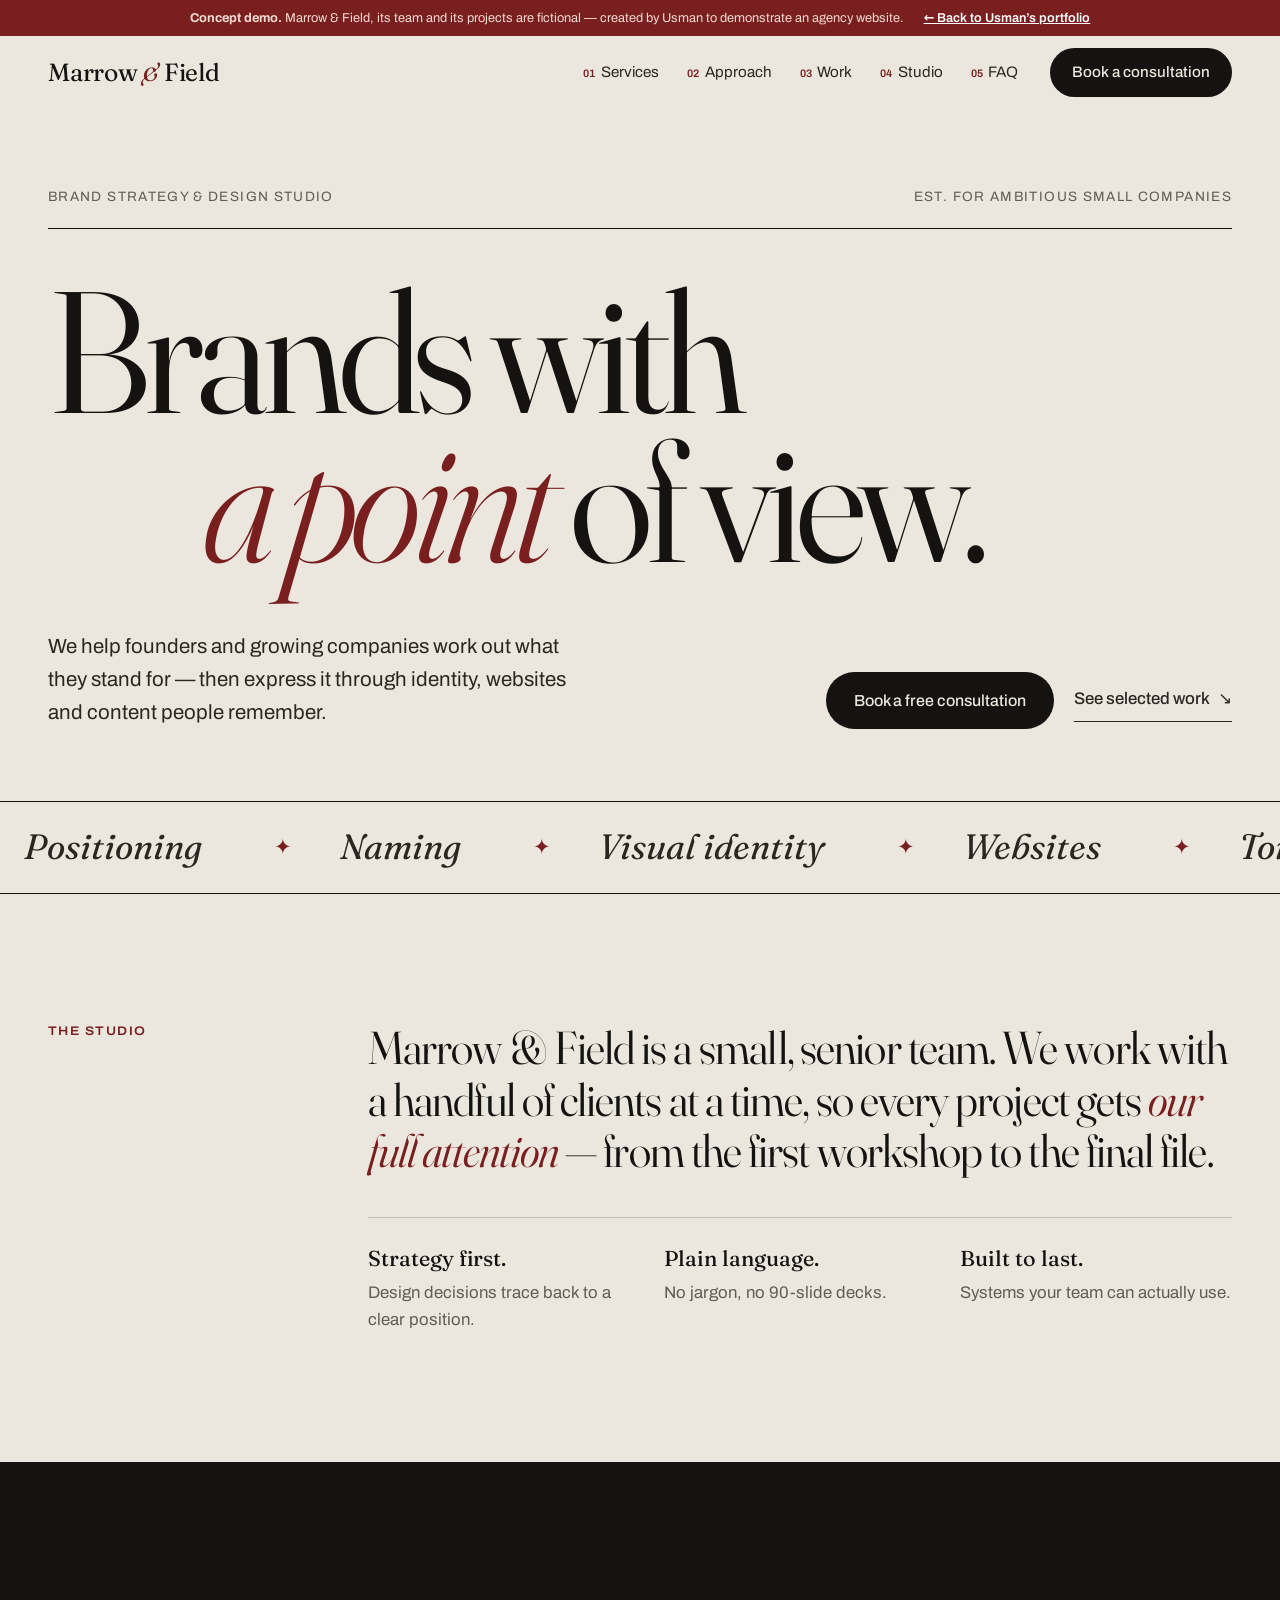
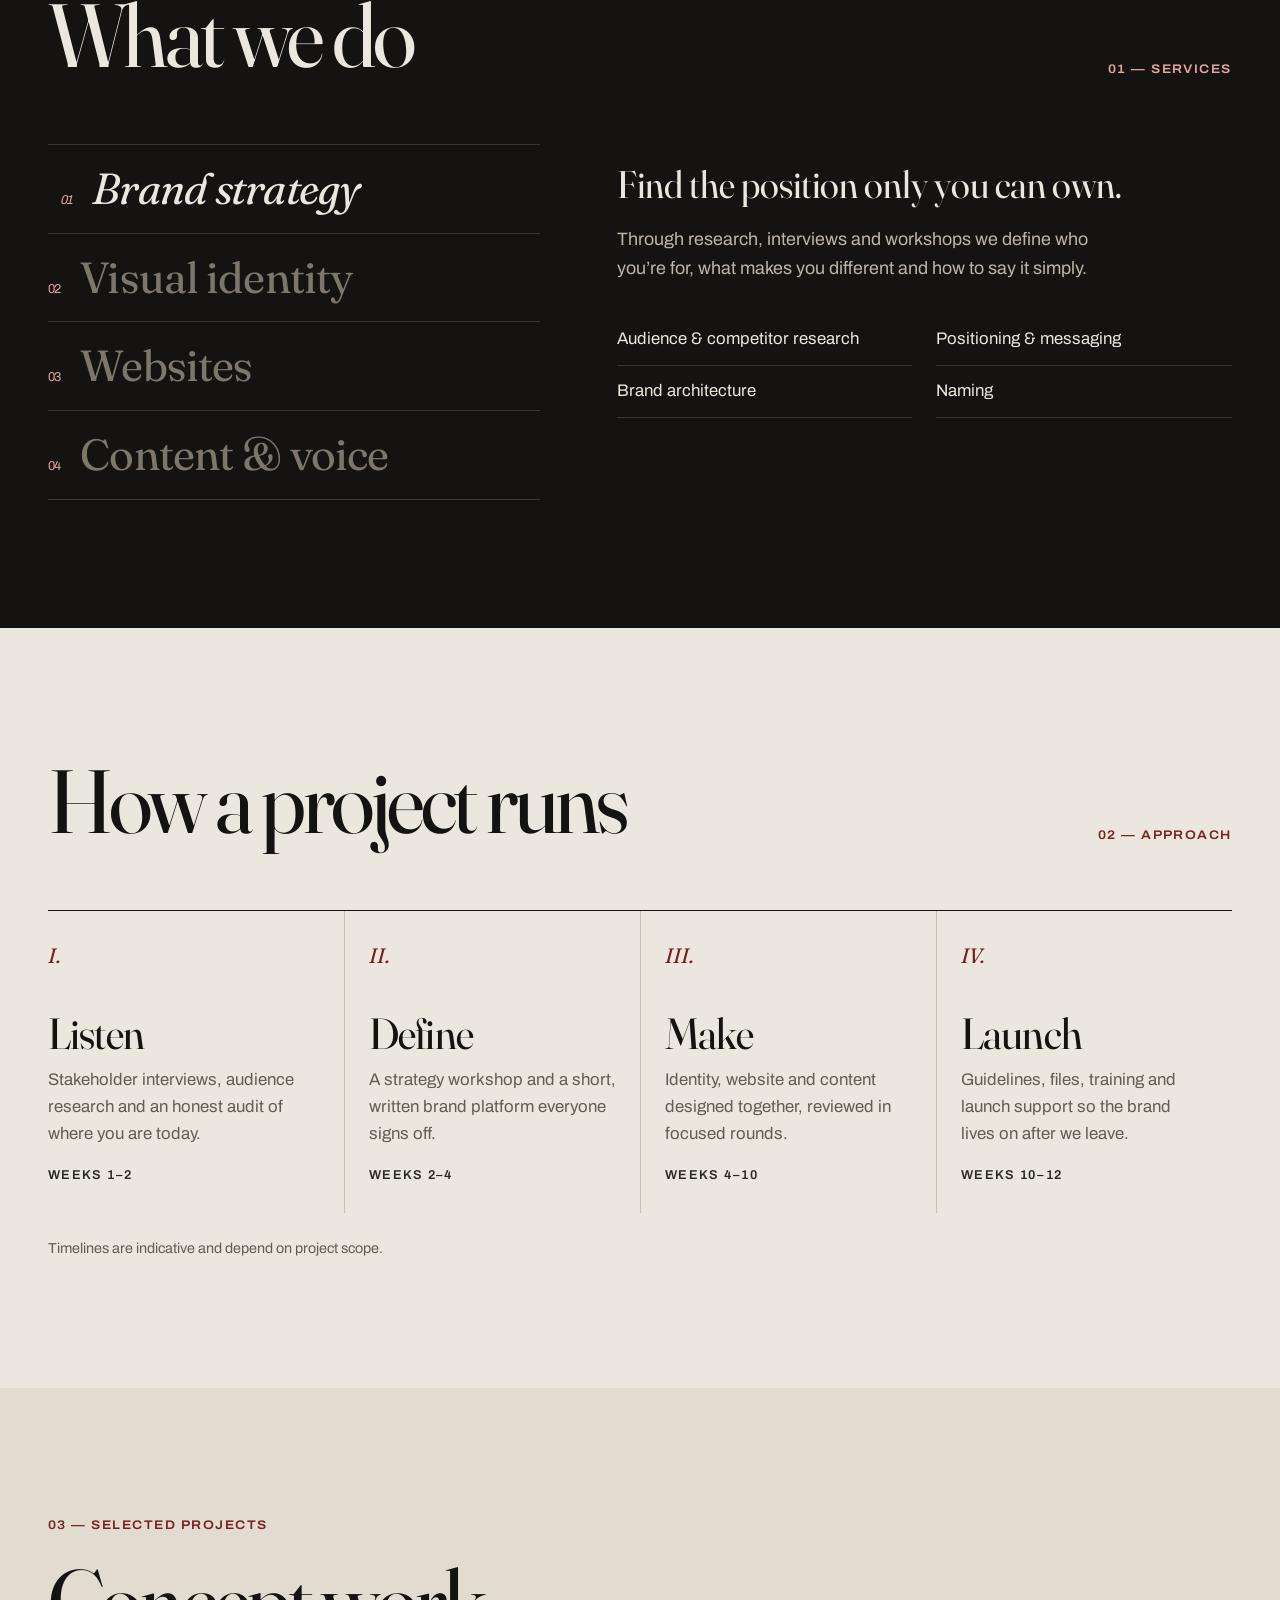
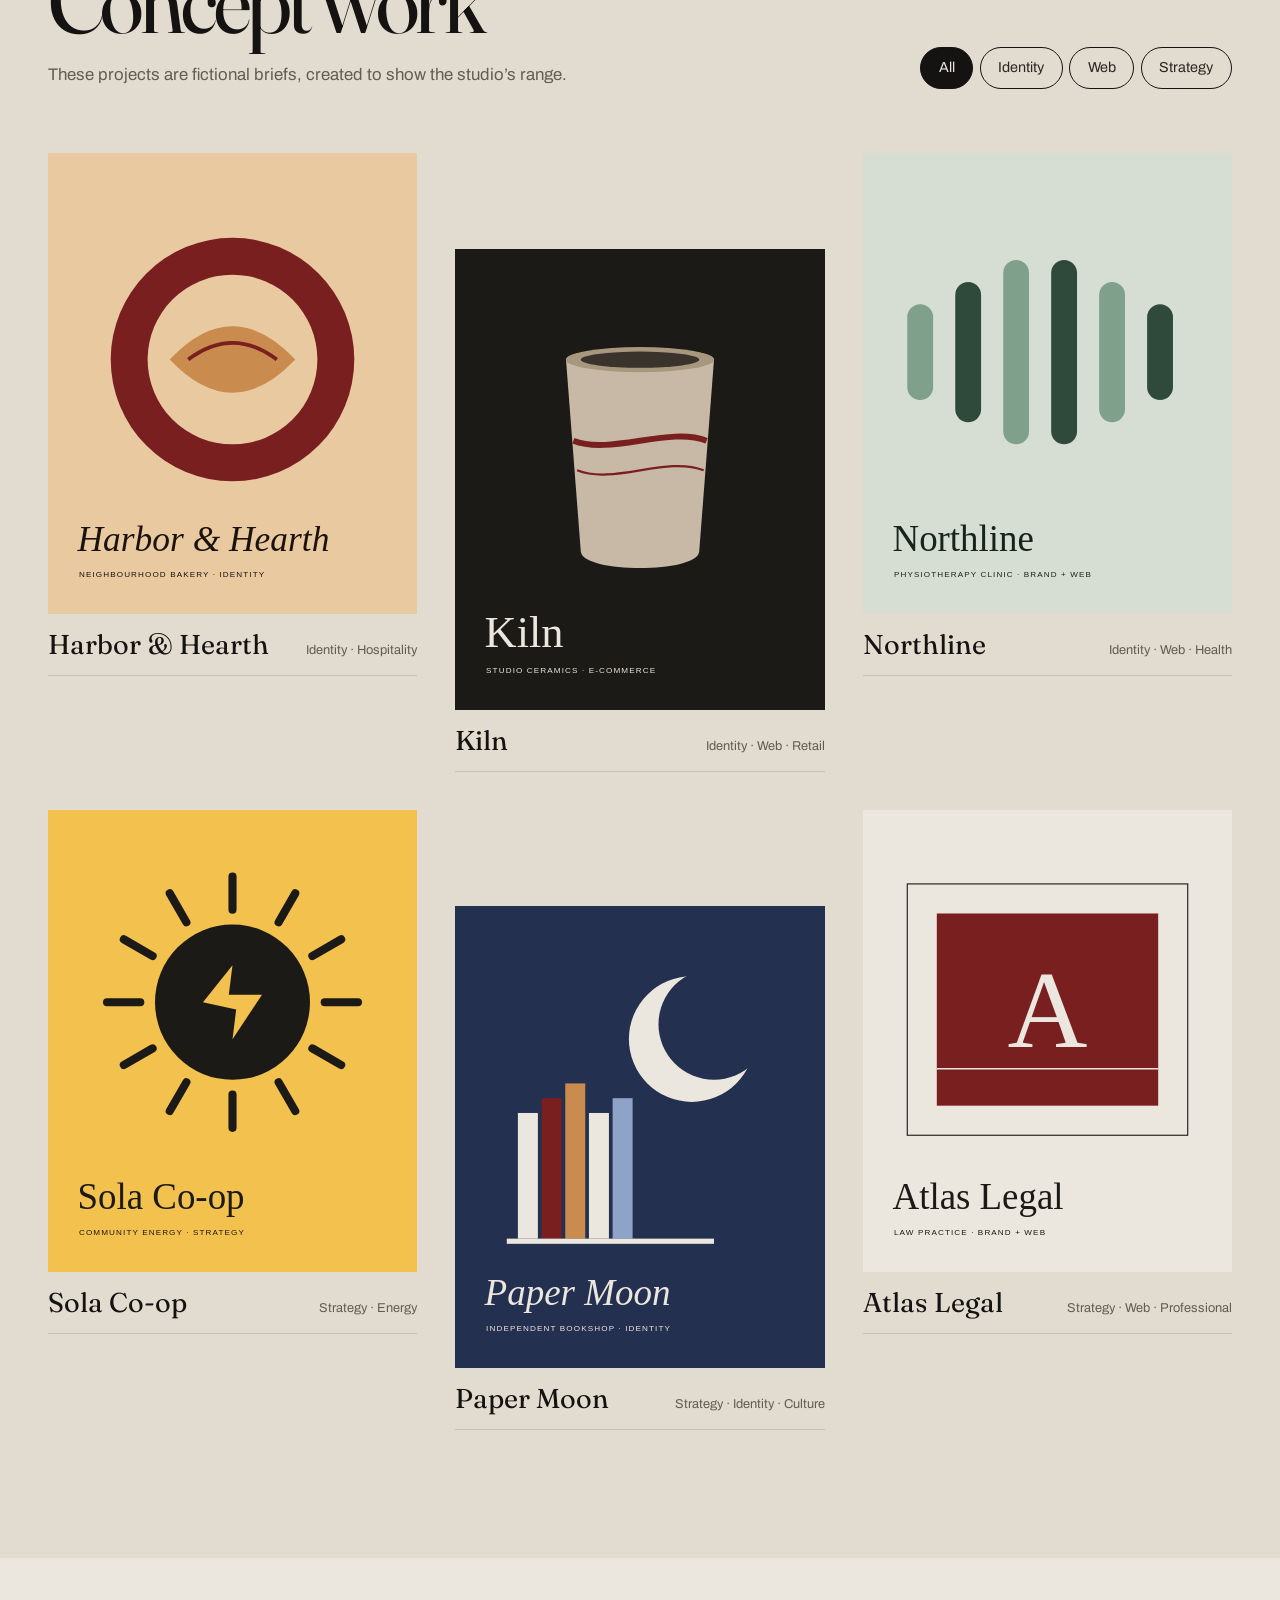
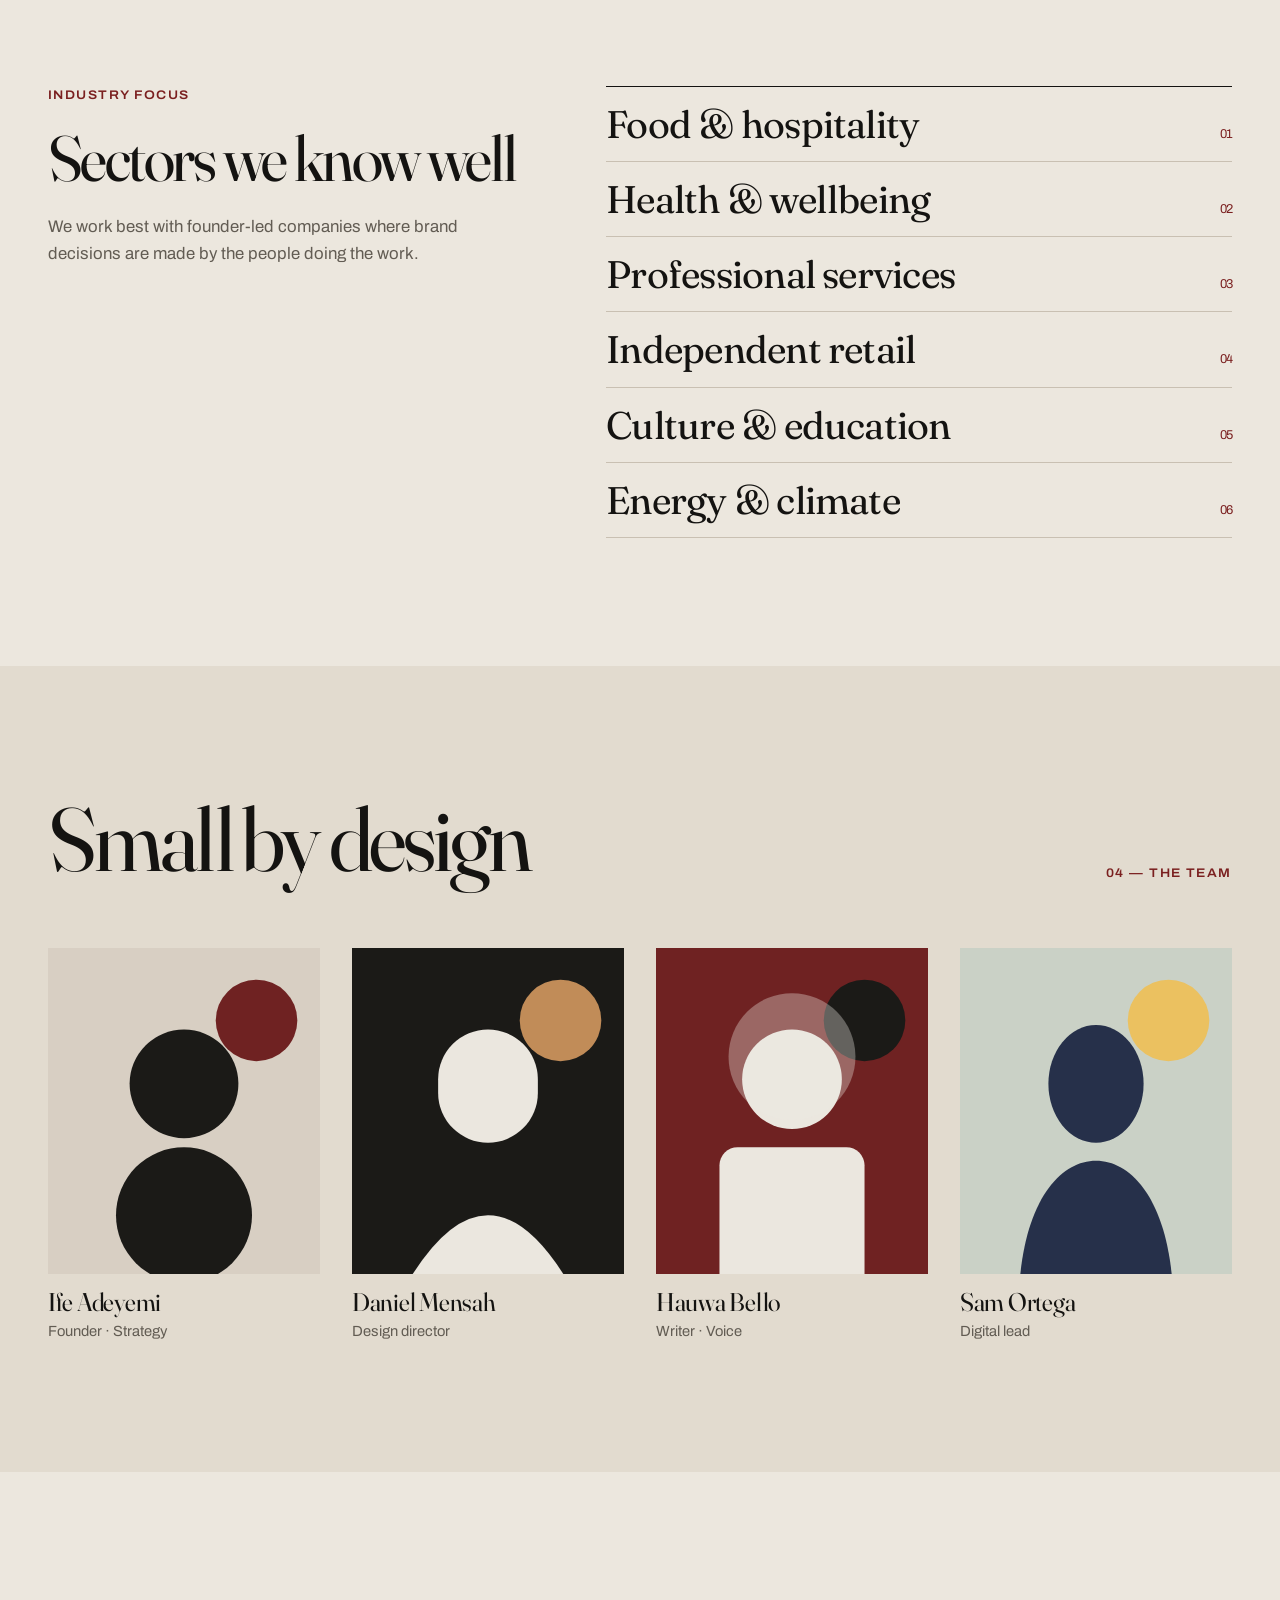
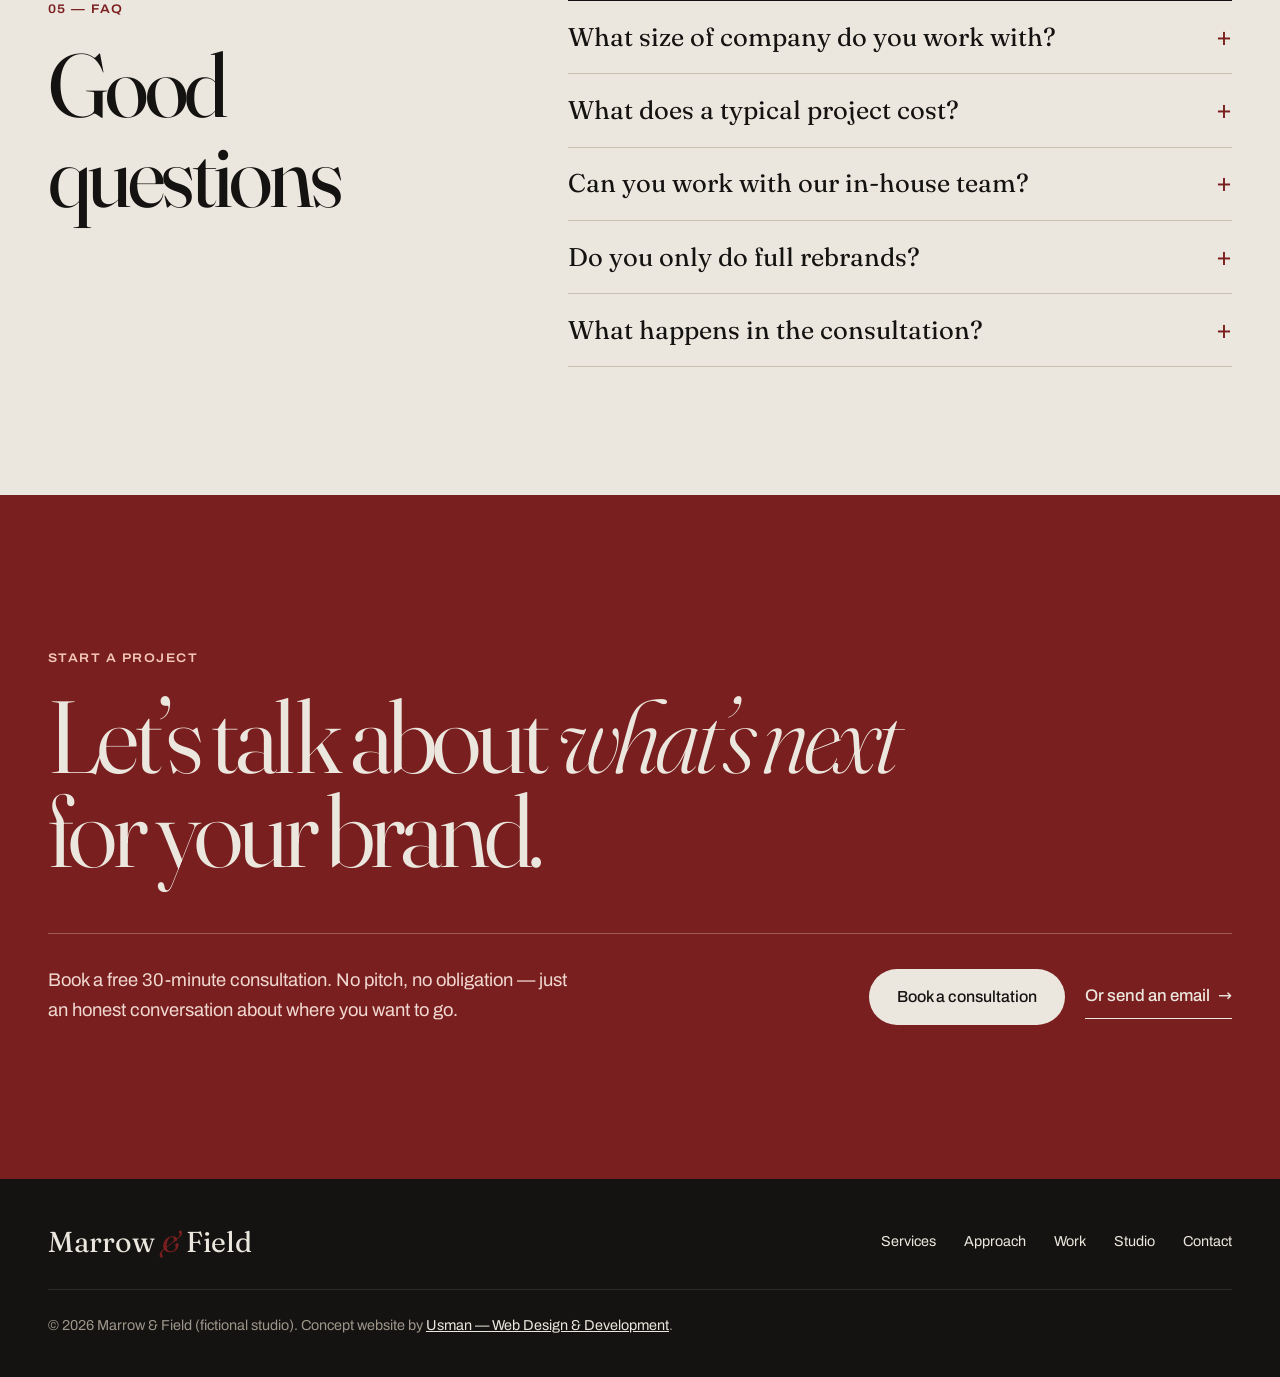
<file: freelance-websites/demos/agency-website/index.html>
<!doctype html>
<html lang="en">
<head>
  <meta charset="utf-8">
  <meta name="viewport" content="width=device-width, initial-scale=1">
  <title>Marrow &amp; Field — Brand Strategy &amp; Design Studio (Concept Demo)</title>
  <meta name="description" content="Concept demo: Marrow & Field is a fictional brand strategy and design studio. Agency website designed and built by Usman — Web Design & Development.">
  <meta name="robots" content="noindex, follow">
  <meta name="theme-color" content="#ECE7DE">
  <meta property="og:type" content="website">
  <meta property="og:title" content="Marrow &amp; Field — Brand Strategy &amp; Design Studio (Concept Demo)">
  <meta property="og:description" content="A concept agency website by Usman — Web Design & Development.">
  <link rel="icon" href="data:image/svg+xml,%3Csvg xmlns='http://www.w3.org/2000/svg' viewBox='0 0 32 32'%3E%3Crect width='32' height='32' fill='%237A1F1F'/%3E%3Ctext x='16' y='23' font-family='Georgia' font-size='18' font-style='italic' fill='%23ECE7DE' text-anchor='middle'%3Em%3C/text%3E%3C/svg%3E">
  <link rel="preload" href="assets/fonts/fraunces-latin-opsz-normal.woff2" as="font" type="font/woff2" crossorigin>
  <link rel="stylesheet" href="css/style.css">
  <script>document.documentElement.classList.add('js');</script>
</head>
<body>
  <a class="skip-link" href="#main">Skip to content</a>

  <aside class="demo-bar" aria-label="Concept demo notice">
    <p><b>Concept demo.</b> Marrow &amp; Field, its team and its projects are fictional — created by Usman to demonstrate an agency website.</p>
    <a href="../../index.html#work">← Back to Usman’s portfolio</a>
  </aside>

  <header class="header" data-header>
    <div class="wrap header-row">
      <a class="logo" href="#top">Marrow <em>&amp;</em> Field</a>
      <nav class="nav" id="nav" aria-label="Main">
        <ul>
          <li><a href="#services"><span>01</span>Services</a></li>
          <li><a href="#approach"><span>02</span>Approach</a></li>
          <li><a href="#work"><span>03</span>Work</a></li>
          <li><a href="#studio"><span>04</span>Studio</a></li>
          <li><a href="#faq"><span>05</span>FAQ</a></li>
        </ul>
      </nav>
      <a class="btn btn-ink header-cta" href="#consult">Book a consultation</a>
      <button class="menu-btn" type="button" aria-expanded="false" aria-controls="nav" data-menu>Menu</button>
    </div>
  </header>

  <main id="main">
    <!-- 1. Hero -->
    <section class="hero" id="top" aria-labelledby="hero-title">
      <div class="wrap">
        <p class="hero-meta"><span>Brand strategy &amp; design studio</span><span>Est. for ambitious small companies</span></p>
        <h1 id="hero-title" class="hero-title">
          <span class="line">Brands with</span>
          <span class="line line-indent"><em>a point</em> of view.</span>
        </h1>
        <div class="hero-foot">
          <p class="hero-lede">We help founders and growing companies work out what they stand for — then express it through identity, websites and content people remember.</p>
          <div class="hero-actions">
            <a class="btn btn-ink btn-lg" href="#consult">Book a free consultation</a>
            <a class="link-arrow" href="#work">See selected work <span aria-hidden="true">↘</span></a>
          </div>
        </div>
      </div>
      <div class="marquee" aria-hidden="true">
        <div class="marquee-track">
          <span>Positioning</span><span>Naming</span><span>Visual identity</span><span>Websites</span><span>Tone of voice</span><span>Packaging</span><span>Campaigns</span>
          <span>Positioning</span><span>Naming</span><span>Visual identity</span><span>Websites</span><span>Tone of voice</span><span>Packaging</span><span>Campaigns</span>
        </div>
      </div>
    </section>

    <!-- 2. Intro -->
    <section class="section intro" aria-labelledby="intro-title">
      <div class="wrap intro-grid">
        <p class="eyebrow">The studio</p>
        <div>
          <h2 id="intro-title" class="intro-statement">Marrow &amp; Field is a small, senior team. We work with a handful of clients at a time, so every project gets <em>our full attention</em> — from the first workshop to the final file.</h2>
          <ul class="principles">
            <li><b>Strategy first.</b> Design decisions trace back to a clear position.</li>
            <li><b>Plain language.</b> No jargon, no 90-slide decks.</li>
            <li><b>Built to last.</b> Systems your team can actually use.</li>
          </ul>
        </div>
      </div>
    </section>

    <!-- 3. Services -->
    <section class="section section-ink" id="services" aria-labelledby="services-title">
      <div class="wrap">
        <div class="sec-head">
          <p class="eyebrow">01 — Services</p>
          <h2 id="services-title">What we do</h2>
        </div>
        <div class="services">
          <div class="service-tabs" role="tablist" aria-label="Services" aria-orientation="vertical">
            <button role="tab" id="st-1" aria-controls="sp-1" aria-selected="true" tabindex="0"><span>01</span>Brand strategy</button>
            <button role="tab" id="st-2" aria-controls="sp-2" aria-selected="false" tabindex="-1"><span>02</span>Visual identity</button>
            <button role="tab" id="st-3" aria-controls="sp-3" aria-selected="false" tabindex="-1"><span>03</span>Websites</button>
            <button role="tab" id="st-4" aria-controls="sp-4" aria-selected="false" tabindex="-1"><span>04</span>Content &amp; voice</button>
          </div>
          <div class="service-panels">
            <div role="tabpanel" id="sp-1" aria-labelledby="st-1" tabindex="0" class="service-panel">
              <h3>Find the position only you can own.</h3>
              <p>Through research, interviews and workshops we define who you’re for, what makes you different and how to say it simply.</p>
              <ul><li>Audience &amp; competitor research</li><li>Positioning &amp; messaging</li><li>Brand architecture</li><li>Naming</li></ul>
            </div>
            <div role="tabpanel" id="sp-2" aria-labelledby="st-2" tabindex="0" class="service-panel" hidden>
              <h3>An identity that feels inevitable.</h3>
              <p>Logos, type, colour and imagery designed as one flexible system — with guidelines your team will actually open.</p>
              <ul><li>Logo &amp; wordmark</li><li>Typography &amp; colour</li><li>Art direction</li><li>Brand guidelines</li></ul>
            </div>
            <div role="tabpanel" id="sp-3" aria-labelledby="st-3" tabindex="0" class="service-panel" hidden>
              <h3>Websites that explain and convert.</h3>
              <p>Clear structure, considered design and fast, accessible builds that are easy for your team to update.</p>
              <ul><li>Information architecture</li><li>Web design</li><li>Development</li><li>Content migration</li></ul>
            </div>
            <div role="tabpanel" id="sp-4" aria-labelledby="st-4" tabindex="0" class="service-panel" hidden>
              <h3>Words that sound like you.</h3>
              <p>A tone of voice and core messages that keep every email, post and pitch consistent.</p>
              <ul><li>Tone of voice</li><li>Website copy</li><li>Launch campaigns</li><li>Social templates</li></ul>
            </div>
          </div>
        </div>
      </div>
    </section>

    <!-- 4. Approach -->
    <section class="section" id="approach" aria-labelledby="approach-title">
      <div class="wrap">
        <div class="sec-head">
          <p class="eyebrow">02 — Approach</p>
          <h2 id="approach-title">How a project runs</h2>
        </div>
        <ol class="phases">
          <li><span class="ph-n">I.</span><h3>Listen</h3><p>Stakeholder interviews, audience research and an honest audit of where you are today.</p><span class="ph-time">Weeks 1–2</span></li>
          <li><span class="ph-n">II.</span><h3>Define</h3><p>A strategy workshop and a short, written brand platform everyone signs off.</p><span class="ph-time">Weeks 2–4</span></li>
          <li><span class="ph-n">III.</span><h3>Make</h3><p>Identity, website and content designed together, reviewed in focused rounds.</p><span class="ph-time">Weeks 4–10</span></li>
          <li><span class="ph-n">IV.</span><h3>Launch</h3><p>Guidelines, files, training and launch support so the brand lives on after we leave.</p><span class="ph-time">Weeks 10–12</span></li>
        </ol>
        <p class="approach-note">Timelines are indicative and depend on project scope.</p>
      </div>
    </section>

    <!-- 5. Selected projects -->
    <section class="section section-bone2" id="work" aria-labelledby="work-title">
      <div class="wrap">
        <div class="work-head">
          <div>
            <p class="eyebrow">03 — Selected projects</p>
            <h2 id="work-title">Concept work</h2>
            <p class="work-note">These projects are fictional briefs, created to show the studio’s range.</p>
          </div>
          <div class="filters" role="group" aria-label="Filter projects by discipline">
            <button type="button" aria-pressed="true" data-f="all">All</button>
            <button type="button" aria-pressed="false" data-f="identity">Identity</button>
            <button type="button" aria-pressed="false" data-f="web">Web</button>
            <button type="button" aria-pressed="false" data-f="strategy">Strategy</button>
          </div>
        </div>
        <p class="sr-only" aria-live="polite" data-work-status></p>
        <ul class="work-grid">
          <li class="work" data-tags="identity">
            <button type="button" class="work-btn" data-project="p-bakery">
              <span class="work-img"><img src="assets/img/cover-bakery.svg" width="1000" height="1250" loading="lazy" alt="Poster for Harbor &amp; Hearth: a deep red ring around a golden loaf shape"></span>
              <span class="work-meta"><span class="work-title">Harbor &amp; Hearth</span><span class="work-tag">Identity · Hospitality</span></span>
            </button>
          </li>
          <li class="work work-offset" data-tags="identity web">
            <button type="button" class="work-btn" data-project="p-ceramics">
              <span class="work-img"><img src="assets/img/cover-ceramics.svg" width="1000" height="1250" loading="lazy" alt="Poster for Kiln: a ceramic cup with red glaze lines on a black background"></span>
              <span class="work-meta"><span class="work-title">Kiln</span><span class="work-tag">Identity · Web · Retail</span></span>
            </button>
          </li>
          <li class="work" data-tags="identity web">
            <button type="button" class="work-btn" data-project="p-physio">
              <span class="work-img"><img src="assets/img/cover-physio.svg" width="1000" height="1250" loading="lazy" alt="Poster for Northline: green rounded bars forming a rhythmic wave"></span>
              <span class="work-meta"><span class="work-title">Northline</span><span class="work-tag">Identity · Web · Health</span></span>
            </button>
          </li>
          <li class="work" data-tags="strategy">
            <button type="button" class="work-btn" data-project="p-energy">
              <span class="work-img"><img src="assets/img/cover-energy.svg" width="1000" height="1250" loading="lazy" alt="Poster for Sola Co-op: a black sun with a yellow lightning bolt on yellow"></span>
              <span class="work-meta"><span class="work-title">Sola Co-op</span><span class="work-tag">Strategy · Energy</span></span>
            </button>
          </li>
          <li class="work work-offset" data-tags="identity strategy">
            <button type="button" class="work-btn" data-project="p-books">
              <span class="work-img"><img src="assets/img/cover-books.svg" width="1000" height="1250" loading="lazy" alt="Poster for Paper Moon: a crescent moon above a row of colourful books"></span>
              <span class="work-meta"><span class="work-title">Paper Moon</span><span class="work-tag">Strategy · Identity · Culture</span></span>
            </button>
          </li>
          <li class="work" data-tags="web strategy">
            <button type="button" class="work-btn" data-project="p-legal">
              <span class="work-img"><img src="assets/img/cover-legal.svg" width="1000" height="1250" loading="lazy" alt="Poster for Atlas Legal: a serif letter A on a deep red panel"></span>
              <span class="work-meta"><span class="work-title">Atlas Legal</span><span class="work-tag">Strategy · Web · Professional</span></span>
            </button>
          </li>
        </ul>

        <!-- Project details (used by the dialog) -->
        <div hidden>
          <template id="p-bakery"><p class="d-tag">Concept project · Identity</p><h2>Harbor &amp; Hearth</h2><p class="d-lede">A warm, confident identity for a neighbourhood bakery opening its second shop.</p><h3>Brief</h3><p>Feel crafted and local without looking old-fashioned; work on paper bags, signage and a simple ordering site.</p><h3>Our response</h3><p>A ring mark inspired by bread oven doors, an italic serif wordmark and a palette of crust tones and deep red.</p><h3>Deliverables</h3><p>Logo suite · Colour &amp; type · Packaging templates · Signage concepts</p></template>
          <template id="p-ceramics"><p class="d-tag">Concept project · Identity &amp; Web</p><h2>Kiln</h2><p class="d-lede">A quiet, gallery-like brand and online shop for a studio potter.</p><h3>Brief</h3><p>Let the work speak; make buying a one-off piece feel considered rather than transactional.</p><h3>Our response</h3><p>A minimal wordmark, dark product backdrops and a shop built around stories of each glaze.</p><h3>Deliverables</h3><p>Wordmark · Photography direction · E-commerce website</p></template>
          <template id="p-physio"><p class="d-tag">Concept project · Identity &amp; Web</p><h2>Northline</h2><p class="d-lede">A calm, modern brand for a physiotherapy clinic focused on long-term recovery.</p><h3>Brief</h3><p>Move away from clinical blue; make booking a first appointment simple on mobile.</p><h3>Our response</h3><p>A rhythmic bar motif suggesting movement and progress, a soft green palette and a booking-first website.</p><h3>Deliverables</h3><p>Identity system · Website · Patient leaflets</p></template>
          <template id="p-energy"><p class="d-tag">Concept project · Strategy</p><h2>Sola Co-op</h2><p class="d-lede">Positioning and messaging for a community-owned solar co-operative.</p><h3>Brief</h3><p>Explain a complex ownership model to neighbours in plain language.</p><h3>Our response</h3><p>A brand platform built around “power you share”, a messaging hierarchy and a simple explainer structure.</p><h3>Deliverables</h3><p>Brand platform · Messaging guide · Explainer outline</p></template>
          <template id="p-books"><p class="d-tag">Concept project · Strategy &amp; Identity</p><h2>Paper Moon</h2><p class="d-lede">A playful identity for an independent bookshop with late-night events.</p><h3>Brief</h3><p>Stand out from chain stores and give the evening events their own personality.</p><h3>Our response</h3><p>A crescent symbol, a night-time palette and a flexible poster system for readings and launches.</p><h3>Deliverables</h3><p>Positioning · Identity · Event poster templates</p></template>
          <template id="p-legal"><p class="d-tag">Concept project · Strategy &amp; Web</p><h2>Atlas Legal</h2><p class="d-lede">A clear, trustworthy web presence for a small law practice.</p><h3>Brief</h3><p>Help clients understand services and fees before the first call.</p><h3>Our response</h3><p>Plain-English service pages, transparent “what to expect” guides and a restrained, authoritative identity.</p><h3>Deliverables</h3><p>Content strategy · Website · Monogram</p></template>
        </div>
      </div>
    </section>

    <!-- 6. Industry expertise -->
    <section class="section" aria-labelledby="industry-title">
      <div class="wrap industry">
        <div>
          <p class="eyebrow">Industry focus</p>
          <h2 id="industry-title">Sectors we know well</h2>
          <p class="muted">We work best with founder-led companies where brand decisions are made by the people doing the work.</p>
        </div>
        <ul class="industry-list">
          <li>Food &amp; hospitality</li>
          <li>Health &amp; wellbeing</li>
          <li>Professional services</li>
          <li>Independent retail</li>
          <li>Culture &amp; education</li>
          <li>Energy &amp; climate</li>
        </ul>
      </div>
    </section>

    <!-- 7. Team -->
    <section class="section section-bone2" id="studio" aria-labelledby="team-title">
      <div class="wrap">
        <div class="sec-head">
          <p class="eyebrow">04 — The team</p>
          <h2 id="team-title">Small by design</h2>
        </div>
        <ul class="team">
          <li><img src="assets/img/team-1.svg" width="600" height="720" loading="lazy" alt="Abstract portrait illustration of Ife Adeyemi"><h3>Ife Adeyemi</h3><p>Founder · Strategy</p></li>
          <li><img src="assets/img/team-2.svg" width="600" height="720" loading="lazy" alt="Abstract portrait illustration of Daniel Mensah"><h3>Daniel Mensah</h3><p>Design director</p></li>
          <li><img src="assets/img/team-3.svg" width="600" height="720" loading="lazy" alt="Abstract portrait illustration of Hauwa Bello"><h3>Hauwa Bello</h3><p>Writer · Voice</p></li>
          <li><img src="assets/img/team-4.svg" width="600" height="720" loading="lazy" alt="Abstract portrait illustration of Sam Ortega"><h3>Sam Ortega</h3><p>Digital lead</p></li>
        </ul>
      </div>
    </section>

    <!-- 8. FAQ -->
    <section class="section" id="faq" aria-labelledby="faq-title">
      <div class="wrap faq">
        <div>
          <p class="eyebrow">05 — FAQ</p>
          <h2 id="faq-title">Good questions</h2>
        </div>
        <div class="faq-list">
          <details><summary>What size of company do you work with?</summary><p>Mostly founder-led businesses with between one and fifty people, often at a moment of change: a launch, a rebrand or a new market.</p></details>
          <details><summary>What does a typical project cost?</summary><p>Every project is scoped individually. After a consultation we send a written proposal with a fixed fee for the agreed scope.</p></details>
          <details><summary>Can you work with our in-house team?</summary><p>Yes. We often lead strategy and identity, then hand over a system for your team to run with.</p></details>
          <details><summary>Do you only do full rebrands?</summary><p>No — focused projects such as a positioning sprint or a new website are common starting points.</p></details>
          <details><summary>What happens in the consultation?</summary><p>A 30-minute call to understand your goals, timing and budget. If we’re not the right fit, we’ll say so.</p></details>
        </div>
      </div>
    </section>

    <!-- 9. CTA -->
    <section class="consult" id="consult" aria-labelledby="consult-title">
      <div class="wrap">
        <p class="eyebrow">Start a project</p>
        <h2 id="consult-title">Let’s talk about <em>what’s next</em> for your brand.</h2>
        <div class="consult-row">
          <p>Book a free 30-minute consultation. No pitch, no obligation — just an honest conversation about where you want to go.</p>
          <div class="consult-actions">
            <a class="btn btn-bone btn-lg" href="#" data-demo="consult">Book a consultation</a>
            <a class="link-arrow link-arrow-light" href="#" data-demo="email">Or send an email <span aria-hidden="true">→</span></a>
          </div>
        </div>
      </div>
    </section>
  </main>

  <!-- 10. Footer -->
  <footer class="footer">
    <div class="wrap footer-grid">
      <p class="footer-logo">Marrow <em>&amp;</em> Field</p>
      <nav aria-label="Footer"><ul><li><a href="#services">Services</a></li><li><a href="#approach">Approach</a></li><li><a href="#work">Work</a></li><li><a href="#studio">Studio</a></li><li><a href="#consult">Contact</a></li></ul></nav>
      <p class="footer-small">© <span data-year>2026</span> Marrow &amp; Field (fictional studio). Concept website by <a href="../../index.html">Usman — Web Design &amp; Development</a>.</p>
    </div>
  </footer>

  <dialog class="project-dialog" data-dialog aria-labelledby="pd-title">
    <div class="pd-inner">
      <button class="pd-close" type="button" data-close aria-label="Close project details">×</button>
      <div class="pd-media"><img alt="" data-pd-img></div>
      <div class="pd-body" data-pd-body></div>
    </div>
  </dialog>

  <div class="toast" role="status" aria-live="polite" data-toast></div>
  <script src="js/main.js" defer></script>
</body>
</html>
</file>
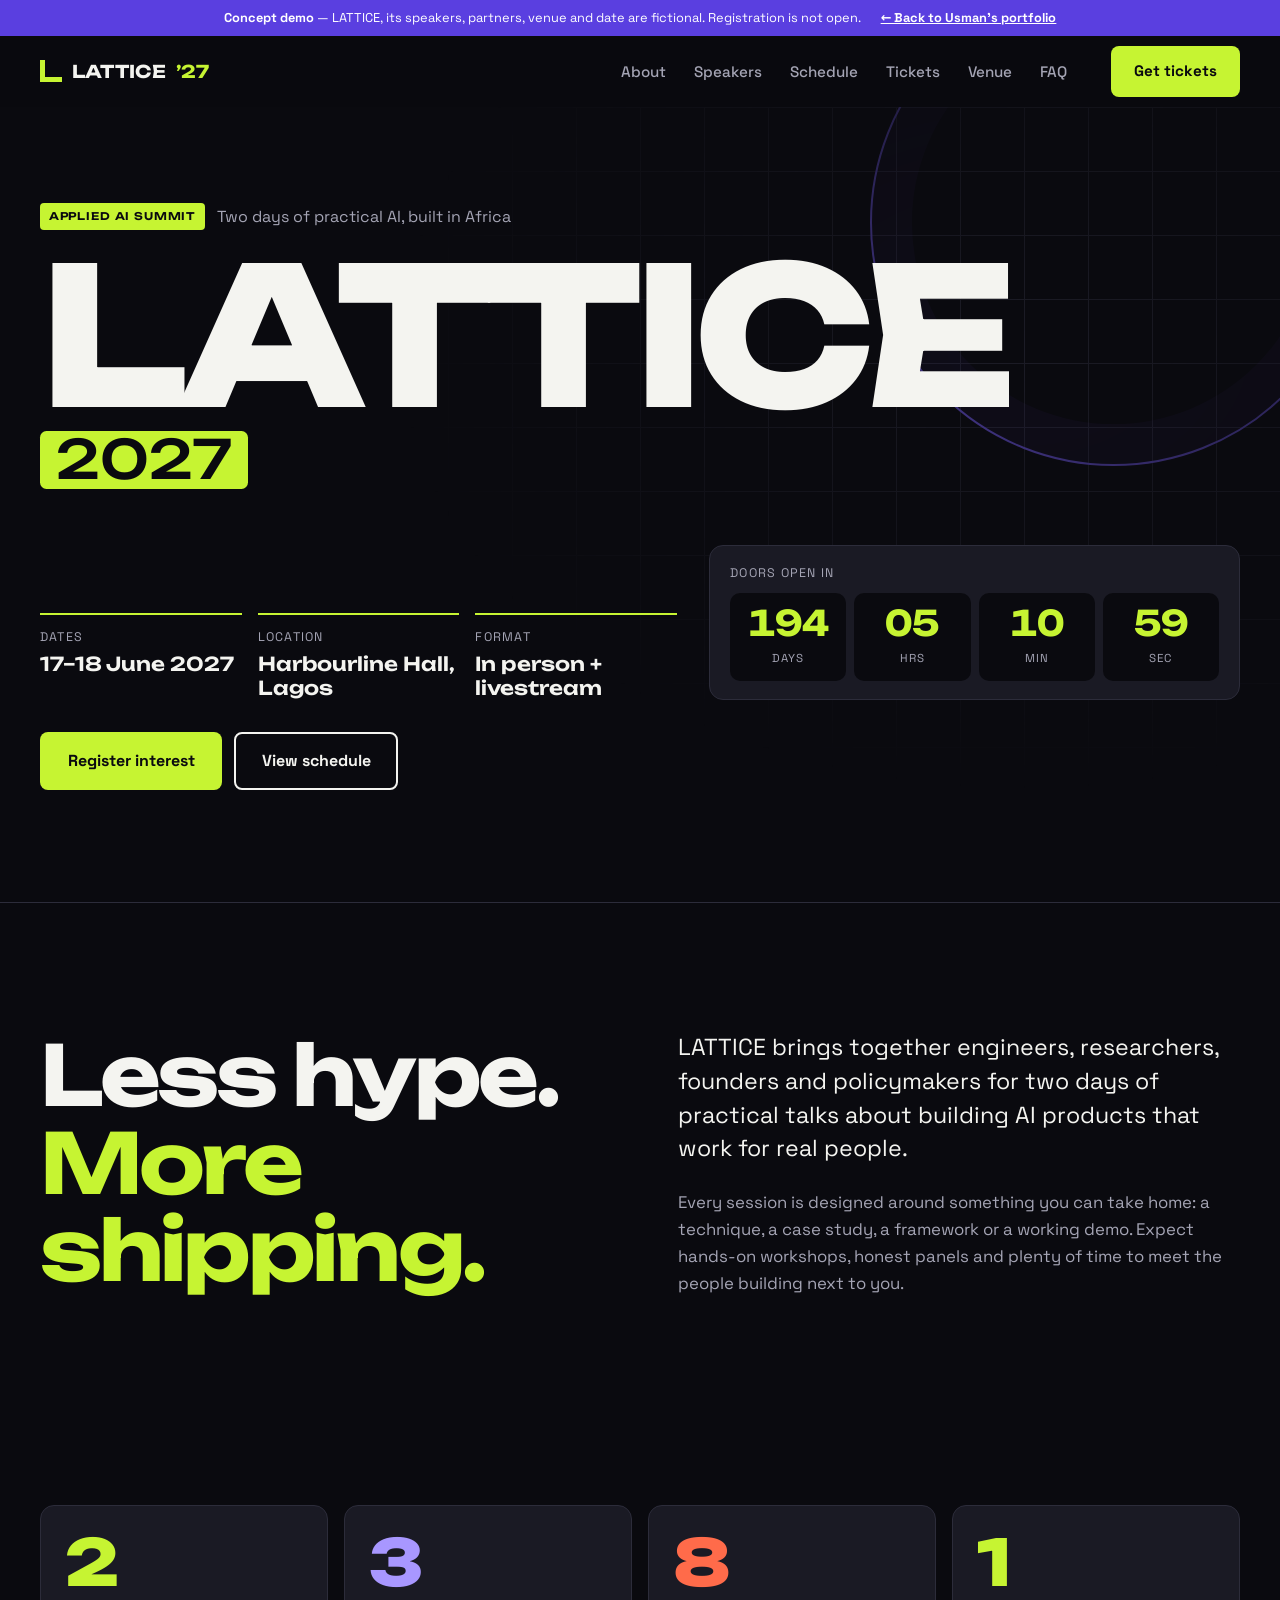
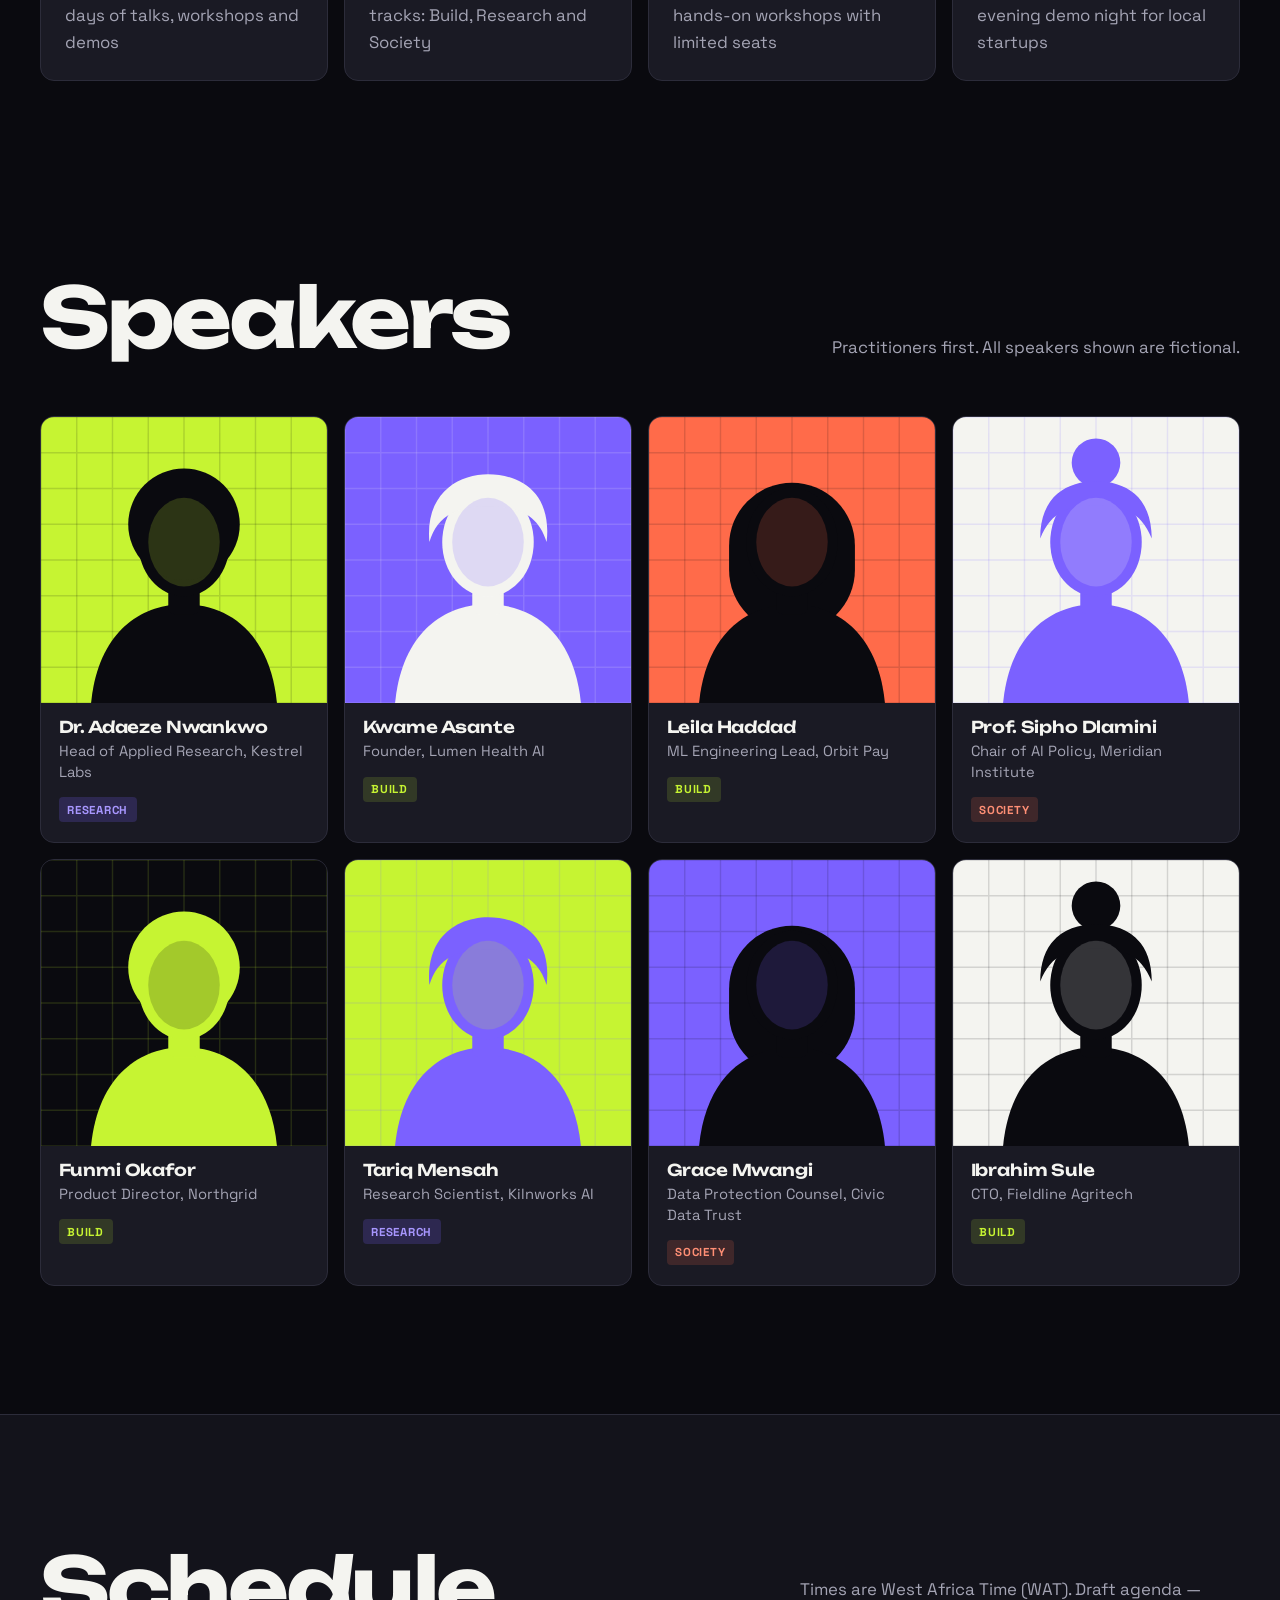
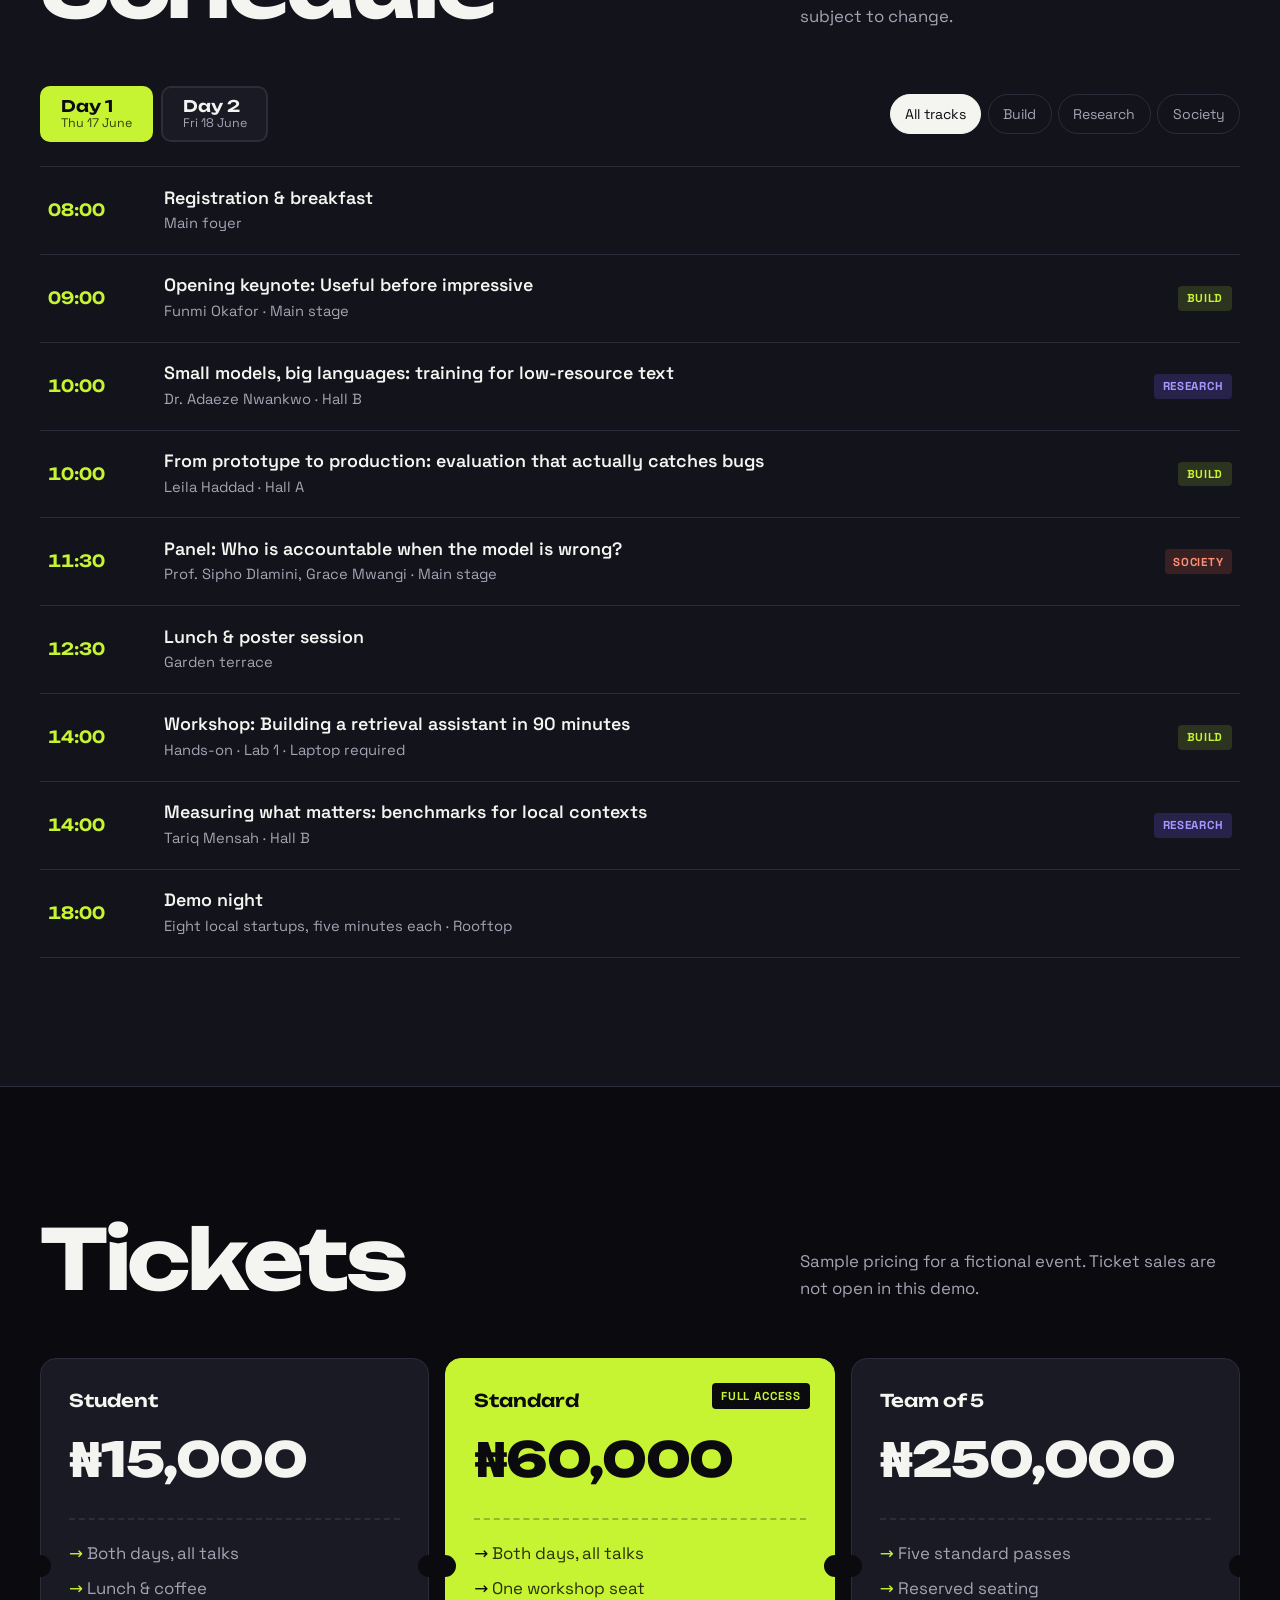
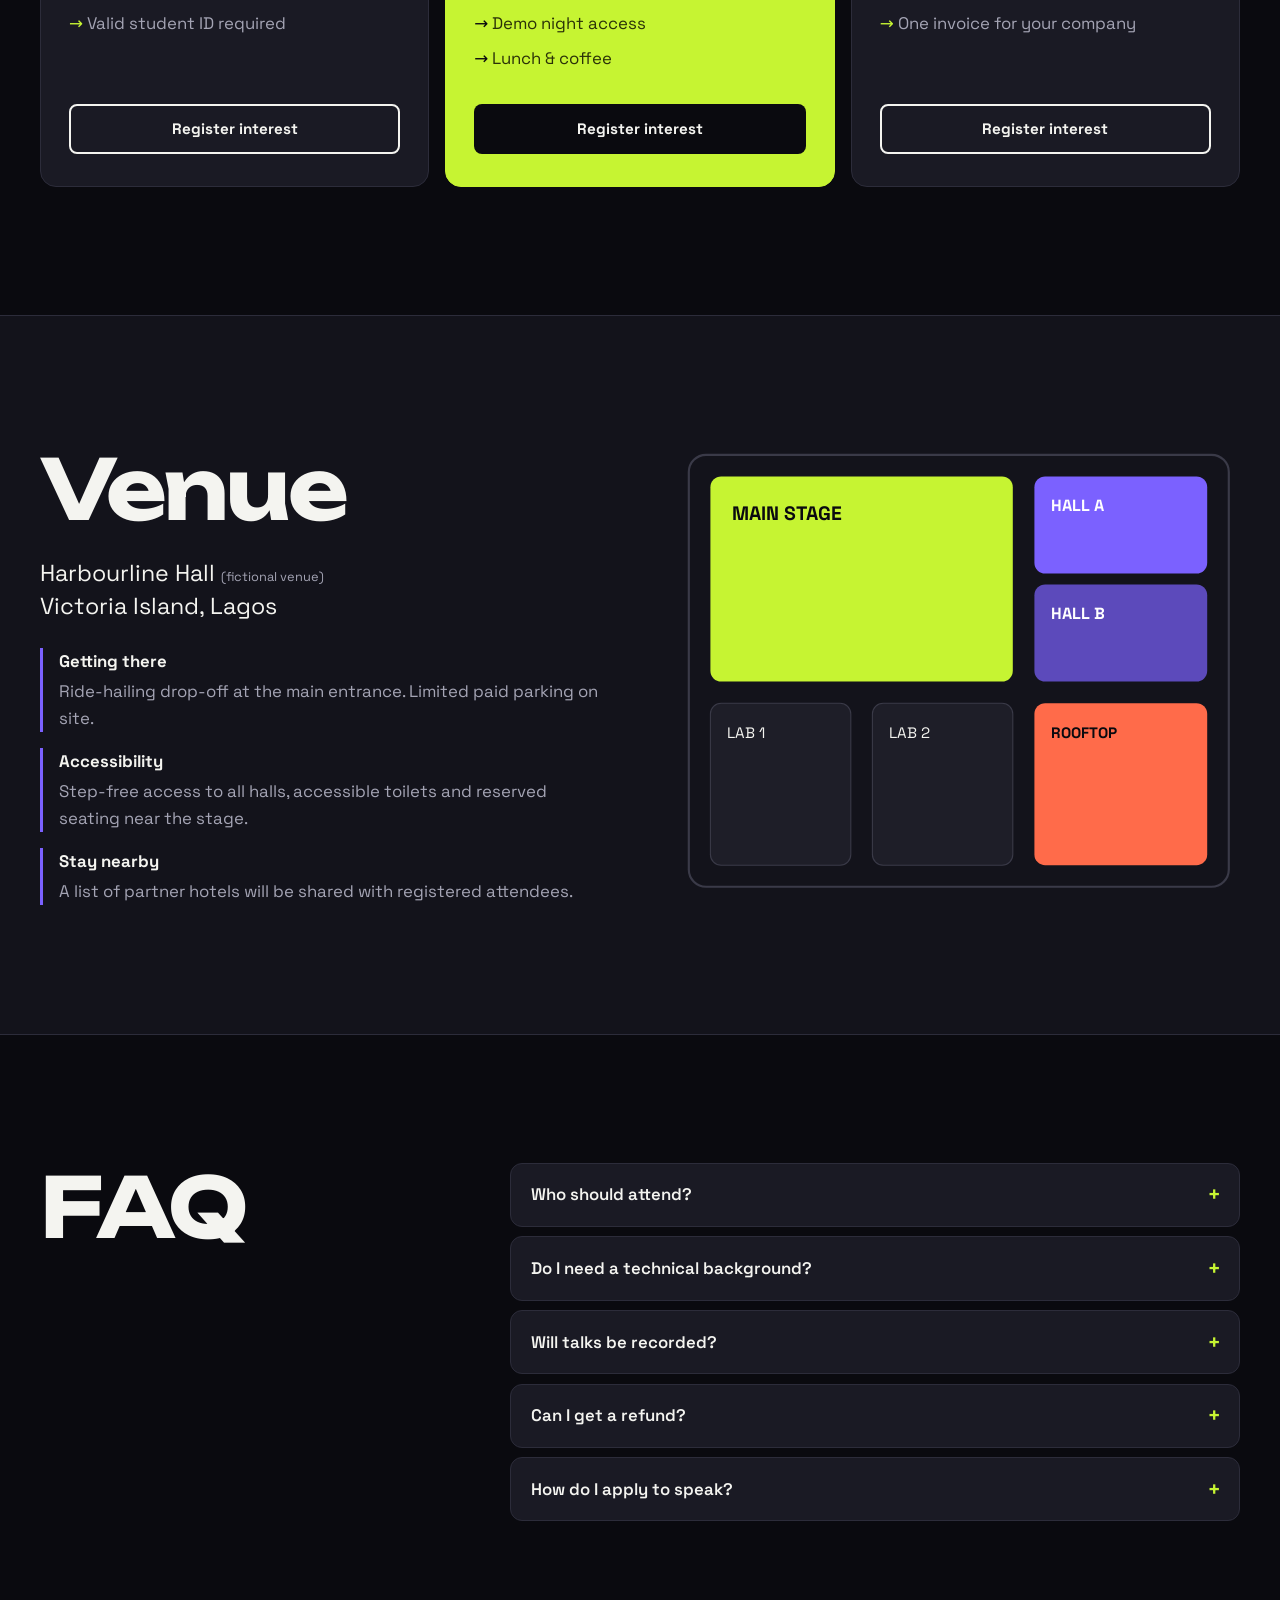
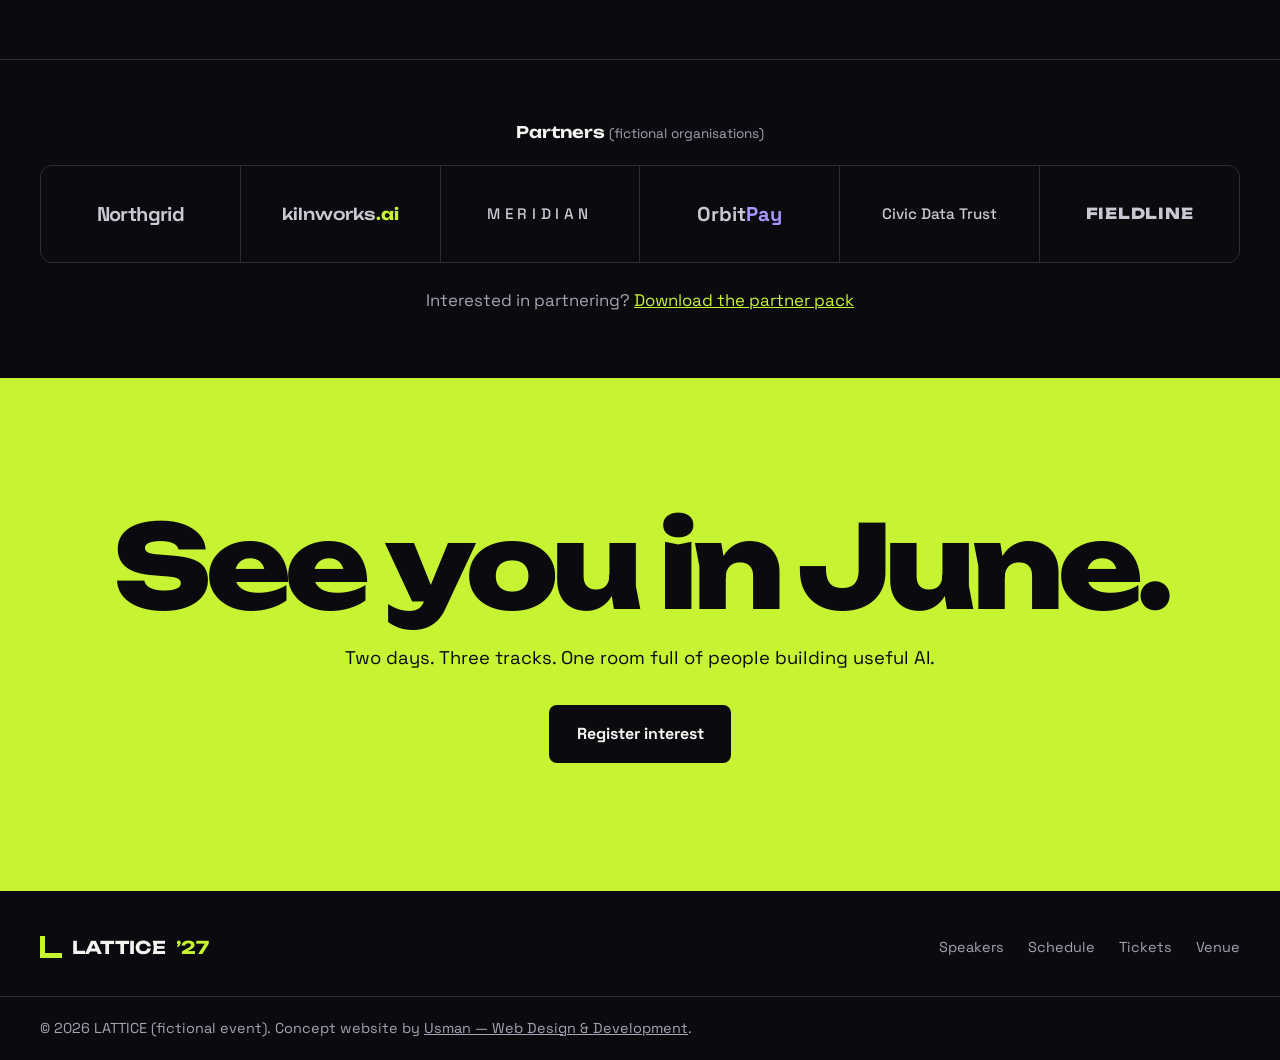
<file: freelance-websites/demos/event-website/index.html>
<!doctype html>
<html lang="en">
<head>
  <meta charset="utf-8">
  <meta name="viewport" content="width=device-width, initial-scale=1">
  <title>LATTICE 2027 — Applied AI Summit (Concept Demo)</title>
  <meta name="description" content="Concept demo: LATTICE is a fictional applied AI summit. Event website designed and built by Usman — Web Design & Development.">
  <meta name="robots" content="noindex, follow">
  <meta name="theme-color" content="#0A0A0F">
  <meta property="og:type" content="website">
  <meta property="og:title" content="LATTICE 2027 — Applied AI Summit (Concept Demo)">
  <meta property="og:description" content="A concept conference website by Usman — Web Design & Development.">
  <link rel="icon" href="data:image/svg+xml,%3Csvg xmlns='http://www.w3.org/2000/svg' viewBox='0 0 32 32'%3E%3Crect width='32' height='32' rx='6' fill='%230A0A0F'/%3E%3Cpath d='M8 8v16h16' fill='none' stroke='%23C6F432' stroke-width='4'/%3E%3C/svg%3E">
  <link rel="preload" href="assets/fonts/unbounded-latin-wght-normal.woff2" as="font" type="font/woff2" crossorigin>
  <link rel="stylesheet" href="css/style.css">
  <script>document.documentElement.classList.add('js');</script>
</head>
<body>
  <a class="skip-link" href="#main">Skip to content</a>

  <aside class="demo-bar" aria-label="Concept demo notice">
    <p><b>Concept demo</b> — LATTICE, its speakers, partners, venue and date are fictional. Registration is not open.</p>
    <a href="../../index.html#work">← Back to Usman’s portfolio</a>
  </aside>

  <header class="header" data-header>
    <div class="wrap header-row">
      <a class="logo" href="#top"><span class="logo-mark" aria-hidden="true"></span>LATTICE<span class="logo-year">’27</span></a>
      <nav class="nav" id="nav" aria-label="Main">
        <ul>
          <li><a href="#about">About</a></li>
          <li><a href="#speakers">Speakers</a></li>
          <li><a href="#schedule">Schedule</a></li>
          <li><a href="#tickets">Tickets</a></li>
          <li><a href="#venue">Venue</a></li>
          <li><a href="#faq">FAQ</a></li>
        </ul>
      </nav>
      <a class="btn btn-lime header-cta" href="#tickets">Get tickets</a>
      <button class="menu-btn" type="button" aria-expanded="false" aria-controls="nav" aria-label="Open menu" data-menu><span></span><span></span></button>
    </div>
  </header>

  <main id="main">
    <!-- 1 & 2. Hero with date and location -->
    <section class="hero" id="top" aria-labelledby="hero-title">
      <div class="lattice-bg" aria-hidden="true"></div>
      <div class="wrap hero-inner">
        <p class="hero-kicker"><span class="tag">Applied AI Summit</span> Two days of practical AI, built in Africa</p>
        <h1 id="hero-title" class="hero-title">LATTICE<span>2027</span></h1>
        <div class="hero-info">
          <dl class="facts">
            <div><dt>Dates</dt><dd><time datetime="2027-06-17">17</time>–<time datetime="2027-06-18">18 June 2027</time></dd></div>
            <div><dt>Location</dt><dd>Harbourline Hall, Lagos</dd></div>
            <div><dt>Format</dt><dd>In person + livestream</dd></div>
          </dl>
          <div class="countdown" aria-labelledby="cd-label">
            <p id="cd-label" class="cd-label">Doors open in</p>
            <div class="cd-grid" data-countdown data-target="2027-06-17T09:00:00+01:00" role="timer" aria-live="off">
              <div><span data-unit="days">—</span><small>days</small></div>
              <div><span data-unit="hours">—</span><small>hrs</small></div>
              <div><span data-unit="minutes">—</span><small>min</small></div>
              <div><span data-unit="seconds">—</span><small>sec</small></div>
            </div>
          </div>
        </div>
        <div class="hero-actions">
          <a class="btn btn-lime btn-lg" href="#tickets">Register interest</a>
          <a class="btn btn-ghost btn-lg" href="#schedule">View schedule</a>
        </div>
      </div>
    </section>

    <!-- 3. About -->
    <section class="section" id="about" aria-labelledby="about-title">
      <div class="wrap about">
        <h2 id="about-title" class="h-xl">Less hype.<br><span class="lime">More shipping.</span></h2>
        <div class="about-copy">
          <p class="lead">LATTICE brings together engineers, researchers, founders and policymakers for two days of practical talks about building AI products that work for real people.</p>
          <p>Every session is designed around something you can take home: a technique, a case study, a framework or a working demo. Expect hands-on workshops, honest panels and plenty of time to meet the people building next to you.</p>
        </div>
      </div>
    </section>

    <!-- 4. Highlights -->
    <section class="section section-tight" aria-labelledby="hl-title">
      <div class="wrap">
        <h2 id="hl-title" class="sr-only">Event highlights</h2>
        <ul class="highlights">
          <li><span class="hl-n">2</span><span class="hl-t">days of talks, workshops and demos</span></li>
          <li><span class="hl-n">3</span><span class="hl-t">tracks: Build, Research and Society</span></li>
          <li><span class="hl-n">8</span><span class="hl-t">hands-on workshops with limited seats</span></li>
          <li><span class="hl-n">1</span><span class="hl-t">evening demo night for local startups</span></li>
        </ul>
      </div>
    </section>

    <!-- 5. Speakers -->
    <section class="section" id="speakers" aria-labelledby="speakers-title">
      <div class="wrap">
        <div class="sec-head">
          <h2 id="speakers-title" class="h-xl">Speakers</h2>
          <p>Practitioners first. All speakers shown are fictional.</p>
        </div>
        <ul class="speakers">
          <li class="speaker"><img src="assets/img/speaker-1.svg" width="400" height="400" loading="lazy" alt="Geometric portrait of Dr. Adaeze Nwankwo"><div class="sp-body"><h3>Dr. Adaeze Nwankwo</h3><p>Head of Applied Research, Kestrel Labs</p><span class="track t-research">Research</span></div></li>
          <li class="speaker"><img src="assets/img/speaker-2.svg" width="400" height="400" loading="lazy" alt="Geometric portrait of Kwame Asante"><div class="sp-body"><h3>Kwame Asante</h3><p>Founder, Lumen Health AI</p><span class="track t-build">Build</span></div></li>
          <li class="speaker"><img src="assets/img/speaker-3.svg" width="400" height="400" loading="lazy" alt="Geometric portrait of Leila Haddad"><div class="sp-body"><h3>Leila Haddad</h3><p>ML Engineering Lead, Orbit Pay</p><span class="track t-build">Build</span></div></li>
          <li class="speaker"><img src="assets/img/speaker-4.svg" width="400" height="400" loading="lazy" alt="Geometric portrait of Prof. Sipho Dlamini"><div class="sp-body"><h3>Prof. Sipho Dlamini</h3><p>Chair of AI Policy, Meridian Institute</p><span class="track t-society">Society</span></div></li>
          <li class="speaker"><img src="assets/img/speaker-5.svg" width="400" height="400" loading="lazy" alt="Geometric portrait of Funmi Okafor"><div class="sp-body"><h3>Funmi Okafor</h3><p>Product Director, Northgrid</p><span class="track t-build">Build</span></div></li>
          <li class="speaker"><img src="assets/img/speaker-6.svg" width="400" height="400" loading="lazy" alt="Geometric portrait of Tariq Mensah"><div class="sp-body"><h3>Tariq Mensah</h3><p>Research Scientist, Kilnworks AI</p><span class="track t-research">Research</span></div></li>
          <li class="speaker"><img src="assets/img/speaker-7.svg" width="400" height="400" loading="lazy" alt="Geometric portrait of Grace Mwangi"><div class="sp-body"><h3>Grace Mwangi</h3><p>Data Protection Counsel, Civic Data Trust</p><span class="track t-society">Society</span></div></li>
          <li class="speaker"><img src="assets/img/speaker-8.svg" width="400" height="400" loading="lazy" alt="Geometric portrait of Ibrahim Sule"><div class="sp-body"><h3>Ibrahim Sule</h3><p>CTO, Fieldline Agritech</p><span class="track t-build">Build</span></div></li>
        </ul>
      </div>
    </section>

    <!-- 6. Schedule -->
    <section class="section section-panel" id="schedule" aria-labelledby="schedule-title">
      <div class="wrap">
        <div class="sec-head">
          <h2 id="schedule-title" class="h-xl">Schedule</h2>
          <p>Times are West Africa Time (WAT). Draft agenda — subject to change.</p>
        </div>
        <div class="sched-controls">
          <div class="day-tabs" role="tablist" aria-label="Conference day">
            <button role="tab" id="day1-tab" aria-controls="day1" aria-selected="true" tabindex="0">Day 1 <small>Thu 17 June</small></button>
            <button role="tab" id="day2-tab" aria-controls="day2" aria-selected="false" tabindex="-1">Day 2 <small>Fri 18 June</small></button>
          </div>
          <div class="track-filter" role="group" aria-label="Filter by track">
            <button type="button" aria-pressed="true" data-track="all">All tracks</button>
            <button type="button" aria-pressed="false" data-track="build">Build</button>
            <button type="button" aria-pressed="false" data-track="research">Research</button>
            <button type="button" aria-pressed="false" data-track="society">Society</button>
          </div>
        </div>
        <p class="sr-only" aria-live="polite" data-sched-status></p>

        <div role="tabpanel" id="day1" aria-labelledby="day1-tab" tabindex="0">
          <ol class="agenda">
            <li data-track="all"><time>08:00</time><div><h3>Registration &amp; breakfast</h3><p>Main foyer</p></div></li>
            <li data-track="all"><time>09:00</time><div><h3>Opening keynote: Useful before impressive</h3><p>Funmi Okafor · Main stage</p></div><span class="track t-build">Build</span></li>
            <li data-track="research"><time>10:00</time><div><h3>Small models, big languages: training for low-resource text</h3><p>Dr. Adaeze Nwankwo · Hall B</p></div><span class="track t-research">Research</span></li>
            <li data-track="build"><time>10:00</time><div><h3>From prototype to production: evaluation that actually catches bugs</h3><p>Leila Haddad · Hall A</p></div><span class="track t-build">Build</span></li>
            <li data-track="society"><time>11:30</time><div><h3>Panel: Who is accountable when the model is wrong?</h3><p>Prof. Sipho Dlamini, Grace Mwangi · Main stage</p></div><span class="track t-society">Society</span></li>
            <li data-track="all"><time>12:30</time><div><h3>Lunch &amp; poster session</h3><p>Garden terrace</p></div></li>
            <li data-track="build"><time>14:00</time><div><h3>Workshop: Building a retrieval assistant in 90 minutes</h3><p>Hands-on · Lab 1 · Laptop required</p></div><span class="track t-build">Build</span></li>
            <li data-track="research"><time>14:00</time><div><h3>Measuring what matters: benchmarks for local contexts</h3><p>Tariq Mensah · Hall B</p></div><span class="track t-research">Research</span></li>
            <li data-track="all"><time>18:00</time><div><h3>Demo night</h3><p>Eight local startups, five minutes each · Rooftop</p></div></li>
          </ol>
        </div>
        <div role="tabpanel" id="day2" aria-labelledby="day2-tab" tabindex="0" hidden>
          <ol class="agenda">
            <li data-track="all"><time>08:30</time><div><h3>Coffee &amp; networking</h3><p>Main foyer</p></div></li>
            <li data-track="build"><time>09:00</time><div><h3>Keynote: AI for clinics with unreliable internet</h3><p>Kwame Asante · Main stage</p></div><span class="track t-build">Build</span></li>
            <li data-track="society"><time>10:00</time><div><h3>Data protection by design: a practical checklist</h3><p>Grace Mwangi · Hall B</p></div><span class="track t-society">Society</span></li>
            <li data-track="build"><time>10:00</time><div><h3>Computer vision in the field: crop disease detection</h3><p>Ibrahim Sule · Hall A</p></div><span class="track t-build">Build</span></li>
            <li data-track="research"><time>11:30</time><div><h3>Speech recognition for code-switching</h3><p>Dr. Adaeze Nwankwo, Tariq Mensah · Hall B</p></div><span class="track t-research">Research</span></li>
            <li data-track="all"><time>12:30</time><div><h3>Lunch</h3><p>Garden terrace</p></div></li>
            <li data-track="society"><time>14:00</time><div><h3>Workshop: Writing an AI use policy for your organisation</h3><p>Hands-on · Lab 2</p></div><span class="track t-society">Society</span></li>
            <li data-track="build"><time>14:00</time><div><h3>Workshop: Shipping a model on a budget</h3><p>Hands-on · Lab 1 · Laptop required</p></div><span class="track t-build">Build</span></li>
            <li data-track="all"><time>16:30</time><div><h3>Closing keynote &amp; community awards</h3><p>Main stage</p></div></li>
          </ol>
        </div>
      </div>
    </section>

    <!-- 7. Tickets -->
    <section class="section" id="tickets" aria-labelledby="tickets-title">
      <div class="wrap">
        <div class="sec-head">
          <h2 id="tickets-title" class="h-xl">Tickets</h2>
          <p>Sample pricing for a fictional event. Ticket sales are not open in this demo.</p>
        </div>
        <div class="tickets">
          <article class="ticket">
            <h3>Student</h3>
            <p class="t-price">₦15,000</p>
            <ul><li>Both days, all talks</li><li>Lunch &amp; coffee</li><li>Valid student ID required</li></ul>
            <button class="btn btn-ghost btn-full" type="button" data-register="Student">Register interest</button>
          </article>
          <article class="ticket ticket-hi">
            <p class="t-flag">Full access</p>
            <h3>Standard</h3>
            <p class="t-price">₦60,000</p>
            <ul><li>Both days, all talks</li><li>One workshop seat</li><li>Demo night access</li><li>Lunch &amp; coffee</li></ul>
            <button class="btn btn-ink btn-full" type="button" data-register="Standard">Register interest</button>
          </article>
          <article class="ticket">
            <h3>Team of 5</h3>
            <p class="t-price">₦250,000</p>
            <ul><li>Five standard passes</li><li>Reserved seating</li><li>One invoice for your company</li></ul>
            <button class="btn btn-ghost btn-full" type="button" data-register="Team of 5">Register interest</button>
          </article>
        </div>
      </div>
    </section>

    <!-- 8. Venue -->
    <section class="section section-panel" id="venue" aria-labelledby="venue-title">
      <div class="wrap venue">
        <div>
          <h2 id="venue-title" class="h-xl">Venue</h2>
          <p class="lead">Harbourline Hall <span class="fict">(fictional venue)</span><br>Victoria Island, Lagos</p>
          <ul class="venue-list">
            <li><b>Getting there</b><span>Ride-hailing drop-off at the main entrance. Limited paid parking on site.</span></li>
            <li><b>Accessibility</b><span>Step-free access to all halls, accessible toilets and reserved seating near the stage.</span></li>
            <li><b>Stay nearby</b><span>A list of partner hotels will be shared with registered attendees.</span></li>
          </ul>
        </div>
        <div class="venue-art" role="img" aria-label="Stylised floor plan of the venue showing the main stage, two halls, labs and the rooftop">
          <svg viewBox="0 0 520 420" aria-hidden="true">
            <rect x="10" y="10" width="500" height="400" rx="16" fill="none" stroke="#3A3A48" stroke-width="2"/>
            <rect x="30" y="30" width="280" height="190" rx="10" fill="#C6F432"/><text x="50" y="70" font-family="Space Grotesk, Arial" font-size="18" font-weight="700" fill="#0A0A0F">MAIN STAGE</text>
            <rect x="330" y="30" width="160" height="90" rx="10" fill="#7B61FF"/><text x="345" y="62" font-family="Space Grotesk, Arial" font-size="15" font-weight="700" fill="#fff">HALL A</text>
            <rect x="330" y="130" width="160" height="90" rx="10" fill="#7B61FF" opacity=".7"/><text x="345" y="162" font-family="Space Grotesk, Arial" font-size="15" font-weight="700" fill="#fff">HALL B</text>
            <rect x="30" y="240" width="130" height="150" rx="10" fill="#1E1E28" stroke="#3A3A48"/><text x="45" y="272" font-family="Space Grotesk, Arial" font-size="14" fill="#F4F4F0">LAB 1</text>
            <rect x="180" y="240" width="130" height="150" rx="10" fill="#1E1E28" stroke="#3A3A48"/><text x="195" y="272" font-family="Space Grotesk, Arial" font-size="14" fill="#F4F4F0">LAB 2</text>
            <rect x="330" y="240" width="160" height="150" rx="10" fill="#FF6B4A"/><text x="345" y="272" font-family="Space Grotesk, Arial" font-size="14" font-weight="700" fill="#0A0A0F">ROOFTOP</text>
          </svg>
        </div>
      </div>
    </section>

    <!-- 9. FAQ -->
    <section class="section" id="faq" aria-labelledby="faq-title">
      <div class="wrap faq">
        <h2 id="faq-title" class="h-xl">FAQ</h2>
        <div class="faq-list">
          <details><summary>Who should attend?</summary><p>Engineers, data scientists, product managers, founders, researchers and anyone responsible for decisions about AI in their organisation.</p></details>
          <details><summary>Do I need a technical background?</summary><p>No. The Society track is designed for non-technical attendees, and every talk is labelled by level.</p></details>
          <details><summary>Will talks be recorded?</summary><p>Main-stage talks will be livestreamed and recorded. Workshops are in person only.</p></details>
          <details><summary>Can I get a refund?</summary><p>Tickets can be transferred to a colleague at any time, and refunded up to 30 days before the event.</p></details>
          <details><summary>How do I apply to speak?</summary><p>The call for proposals opens in early 2027. Register interest to be notified.</p></details>
        </div>
      </div>
    </section>

    <!-- 10. Partners -->
    <section class="section section-tight partners-sec" aria-labelledby="partners-title">
      <div class="wrap">
        <h2 id="partners-title" class="partners-h">Partners <span>(fictional organisations)</span></h2>
        <ul class="partners">
          <li><span class="pw pw-1">Northgrid</span></li>
          <li><span class="pw pw-2">kilnworks<b>.ai</b></span></li>
          <li><span class="pw pw-3">MERIDIAN</span></li>
          <li><span class="pw pw-4">Orbit<i>Pay</i></span></li>
          <li><span class="pw pw-5">Civic Data Trust</span></li>
          <li><span class="pw pw-6">FIELDLINE</span></li>
        </ul>
        <p class="partners-cta">Interested in partnering? <a href="#" data-demo-partner>Download the partner pack</a></p>
      </div>
    </section>

    <!-- 11. Final CTA -->
    <section class="final" aria-labelledby="final-title">
      <div class="wrap final-inner">
        <h2 id="final-title">See you in June.</h2>
        <p>Two days. Three tracks. One room full of people building useful AI.</p>
        <a class="btn btn-ink btn-lg" href="#tickets">Register interest</a>
      </div>
    </section>
  </main>

  <!-- 12. Footer -->
  <footer class="footer">
    <div class="wrap footer-row">
      <a class="logo" href="#top"><span class="logo-mark" aria-hidden="true"></span>LATTICE<span class="logo-year">’27</span></a>
      <ul class="footer-links"><li><a href="#speakers">Speakers</a></li><li><a href="#schedule">Schedule</a></li><li><a href="#tickets">Tickets</a></li><li><a href="#venue">Venue</a></li></ul>
    </div>
    <div class="wrap footer-bottom">
      <p>© <span data-year>2026</span> LATTICE (fictional event). Concept website by <a href="../../index.html">Usman — Web Design &amp; Development</a>.</p>
    </div>
  </footer>

  <dialog class="reg-dialog" data-reg-dialog aria-labelledby="reg-title">
    <div class="reg-inner">
      <p class="tag">Concept demo</p>
      <h2 id="reg-title">Registration isn’t open</h2>
      <p>You selected the <strong data-reg-type>Standard</strong> ticket. LATTICE is a fictional event, so no tickets are sold and no details are collected.</p>
      <p>On a live event site, this button would link to a ticketing platform or a registration form chosen by the organiser.</p>
      <div class="reg-actions">
        <button class="btn btn-lime" type="button" data-reg-close>Got it</button>
        <a class="btn btn-ghost" href="../../index.html#contact">Want a site like this?</a>
      </div>
    </div>
  </dialog>

  <div class="toast" role="status" aria-live="polite" data-toast></div>
  <script src="js/main.js" defer></script>
</body>
</html>
</file>
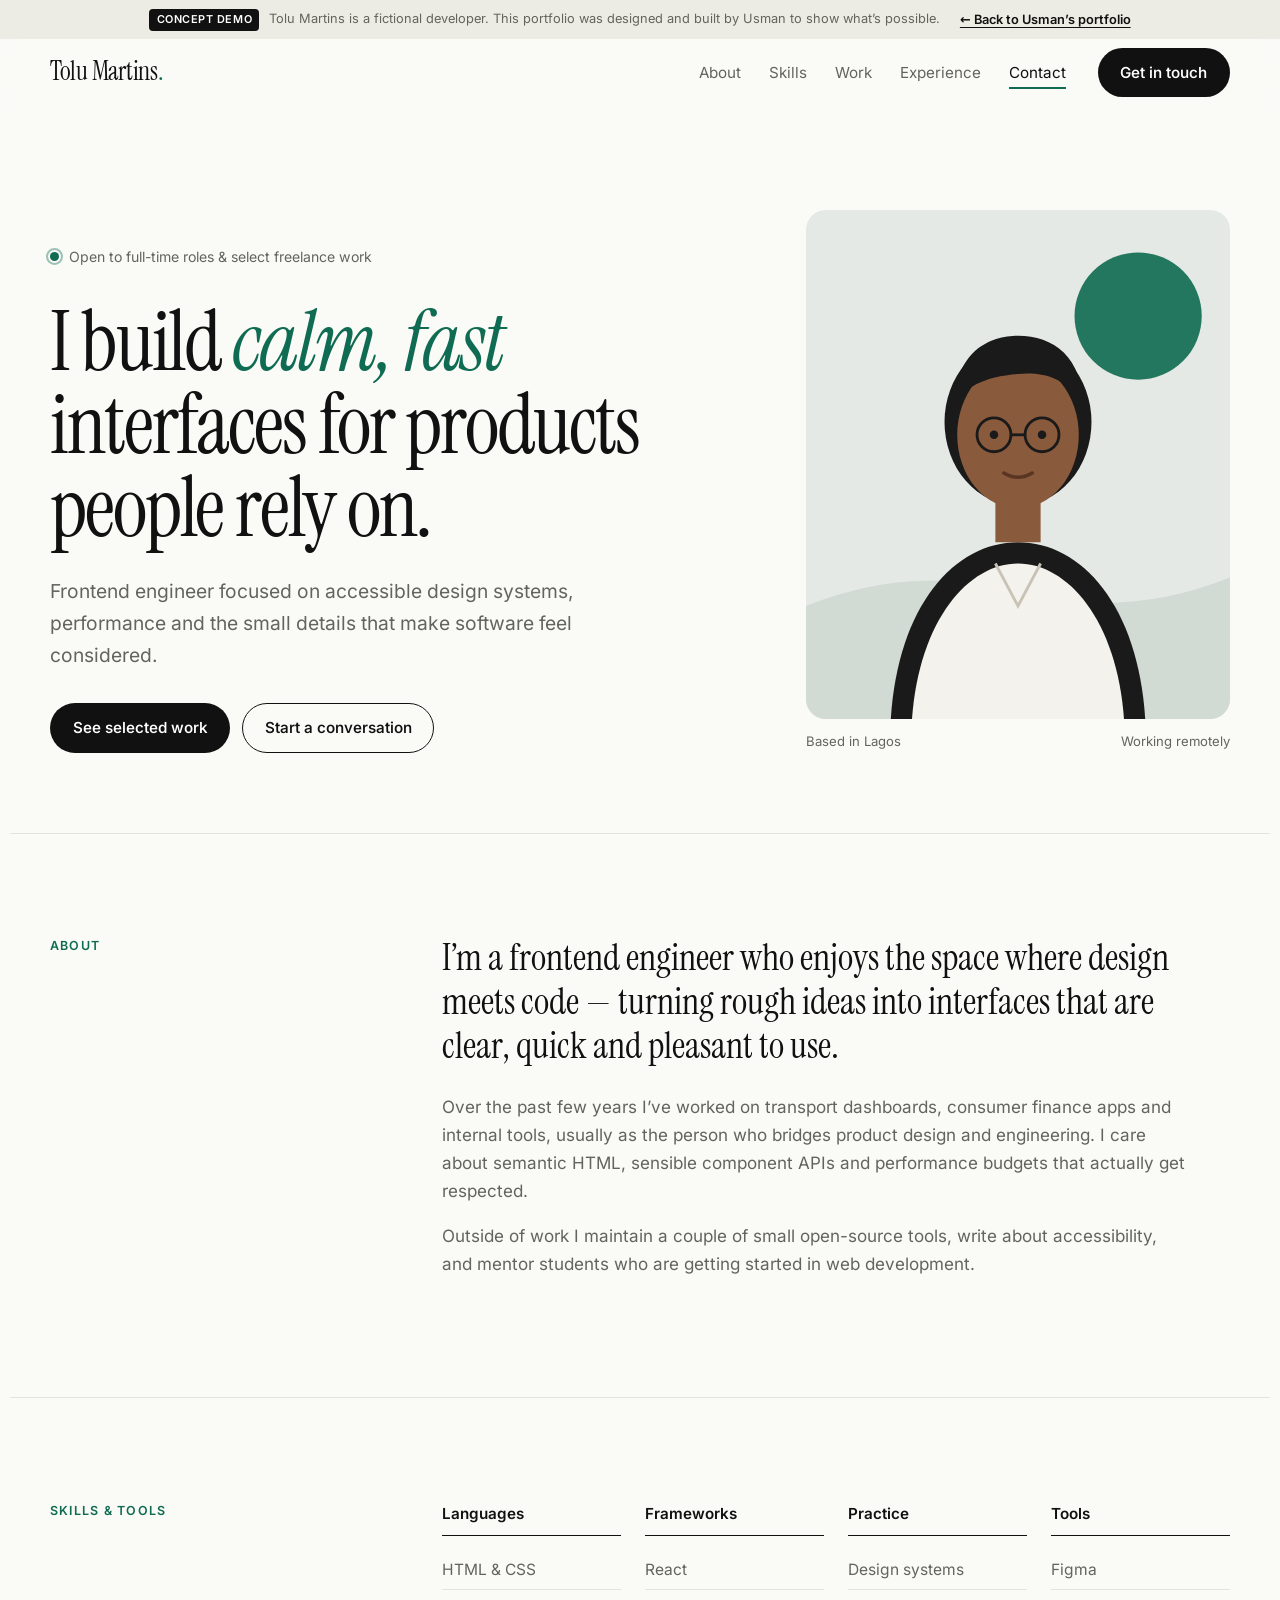
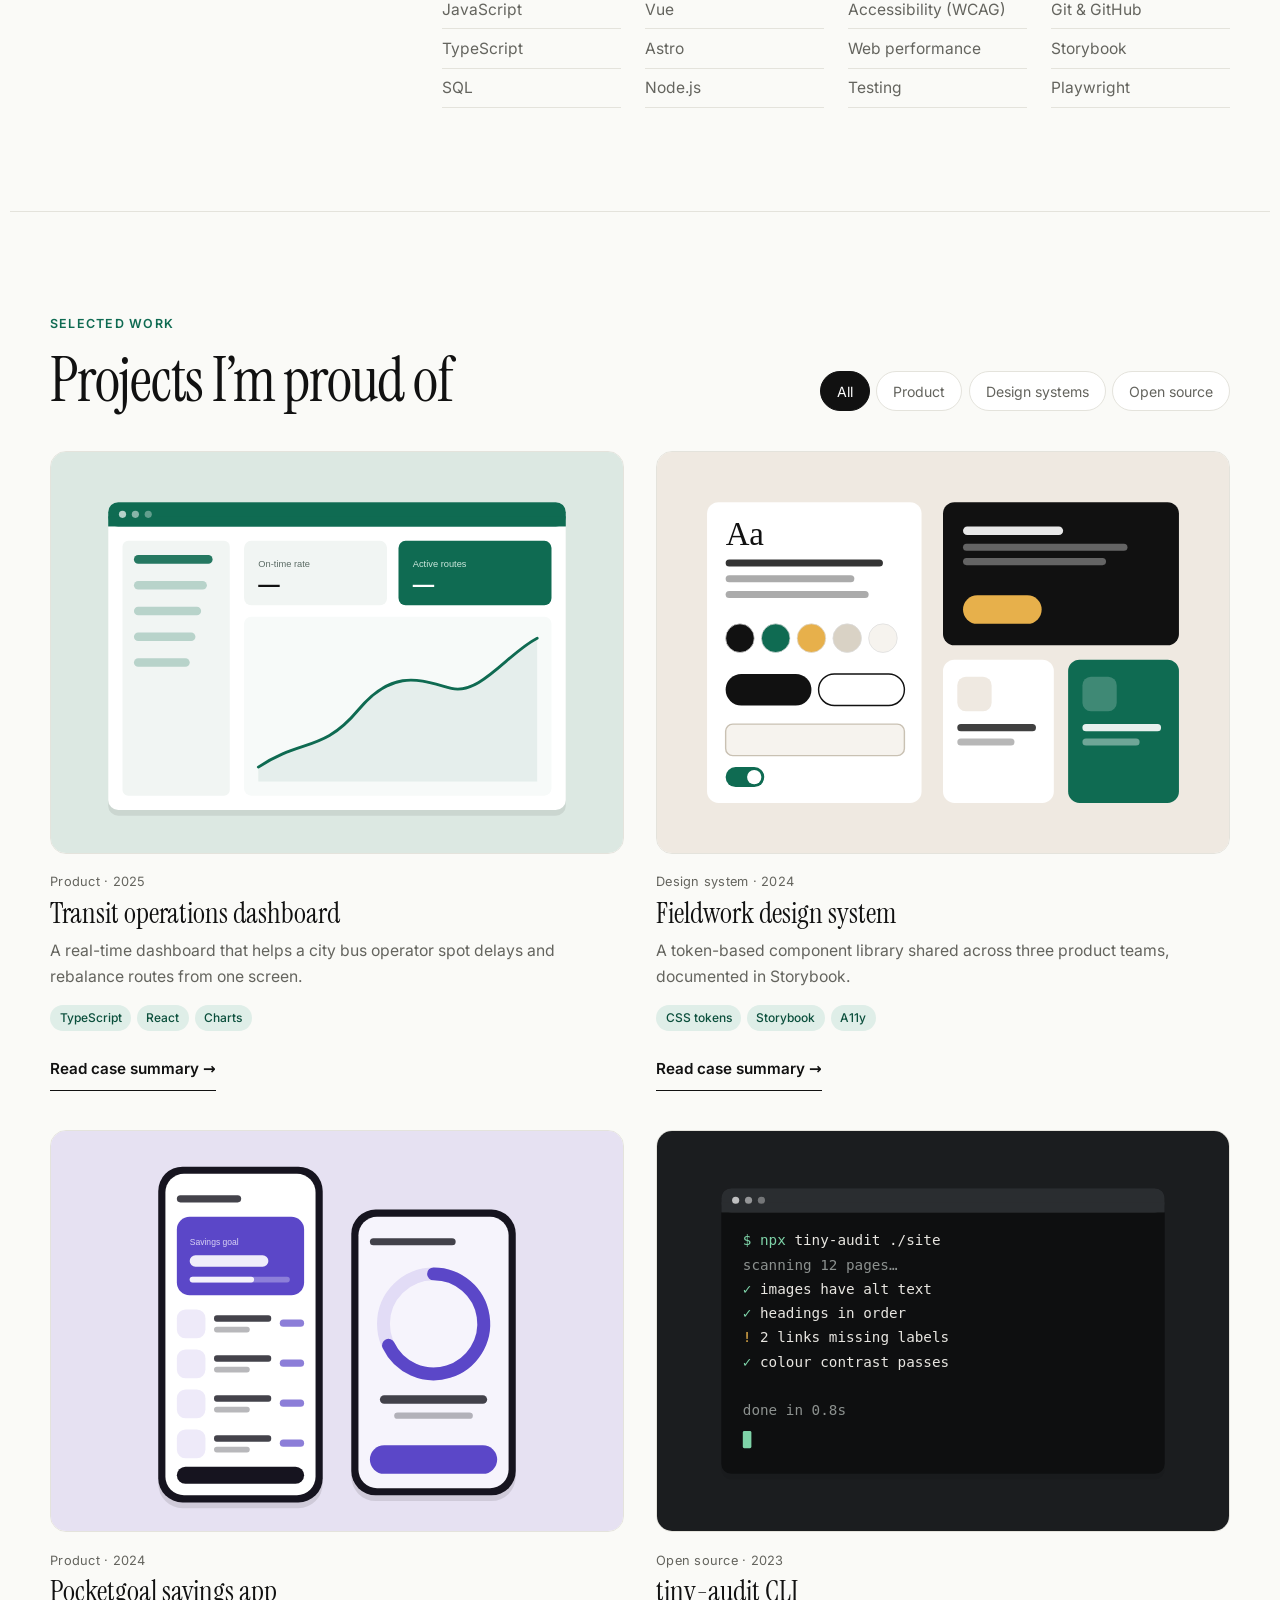
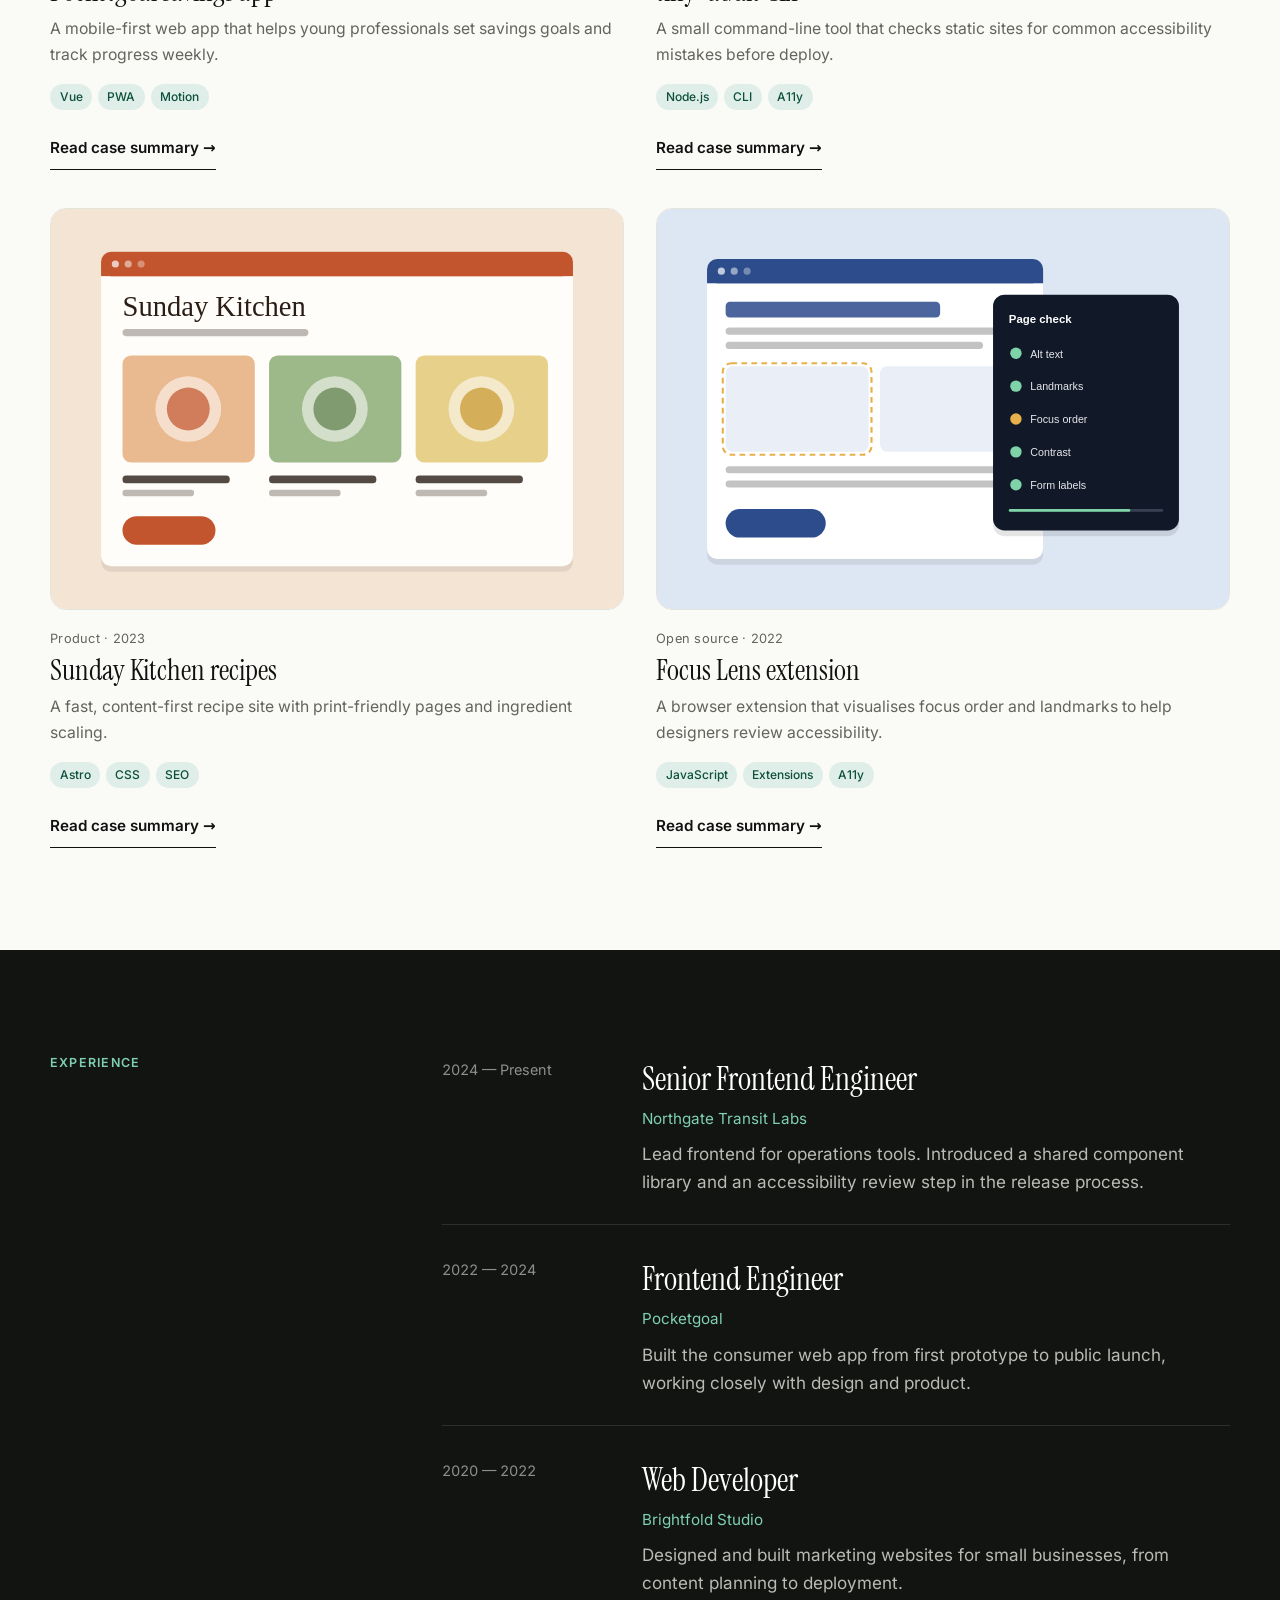
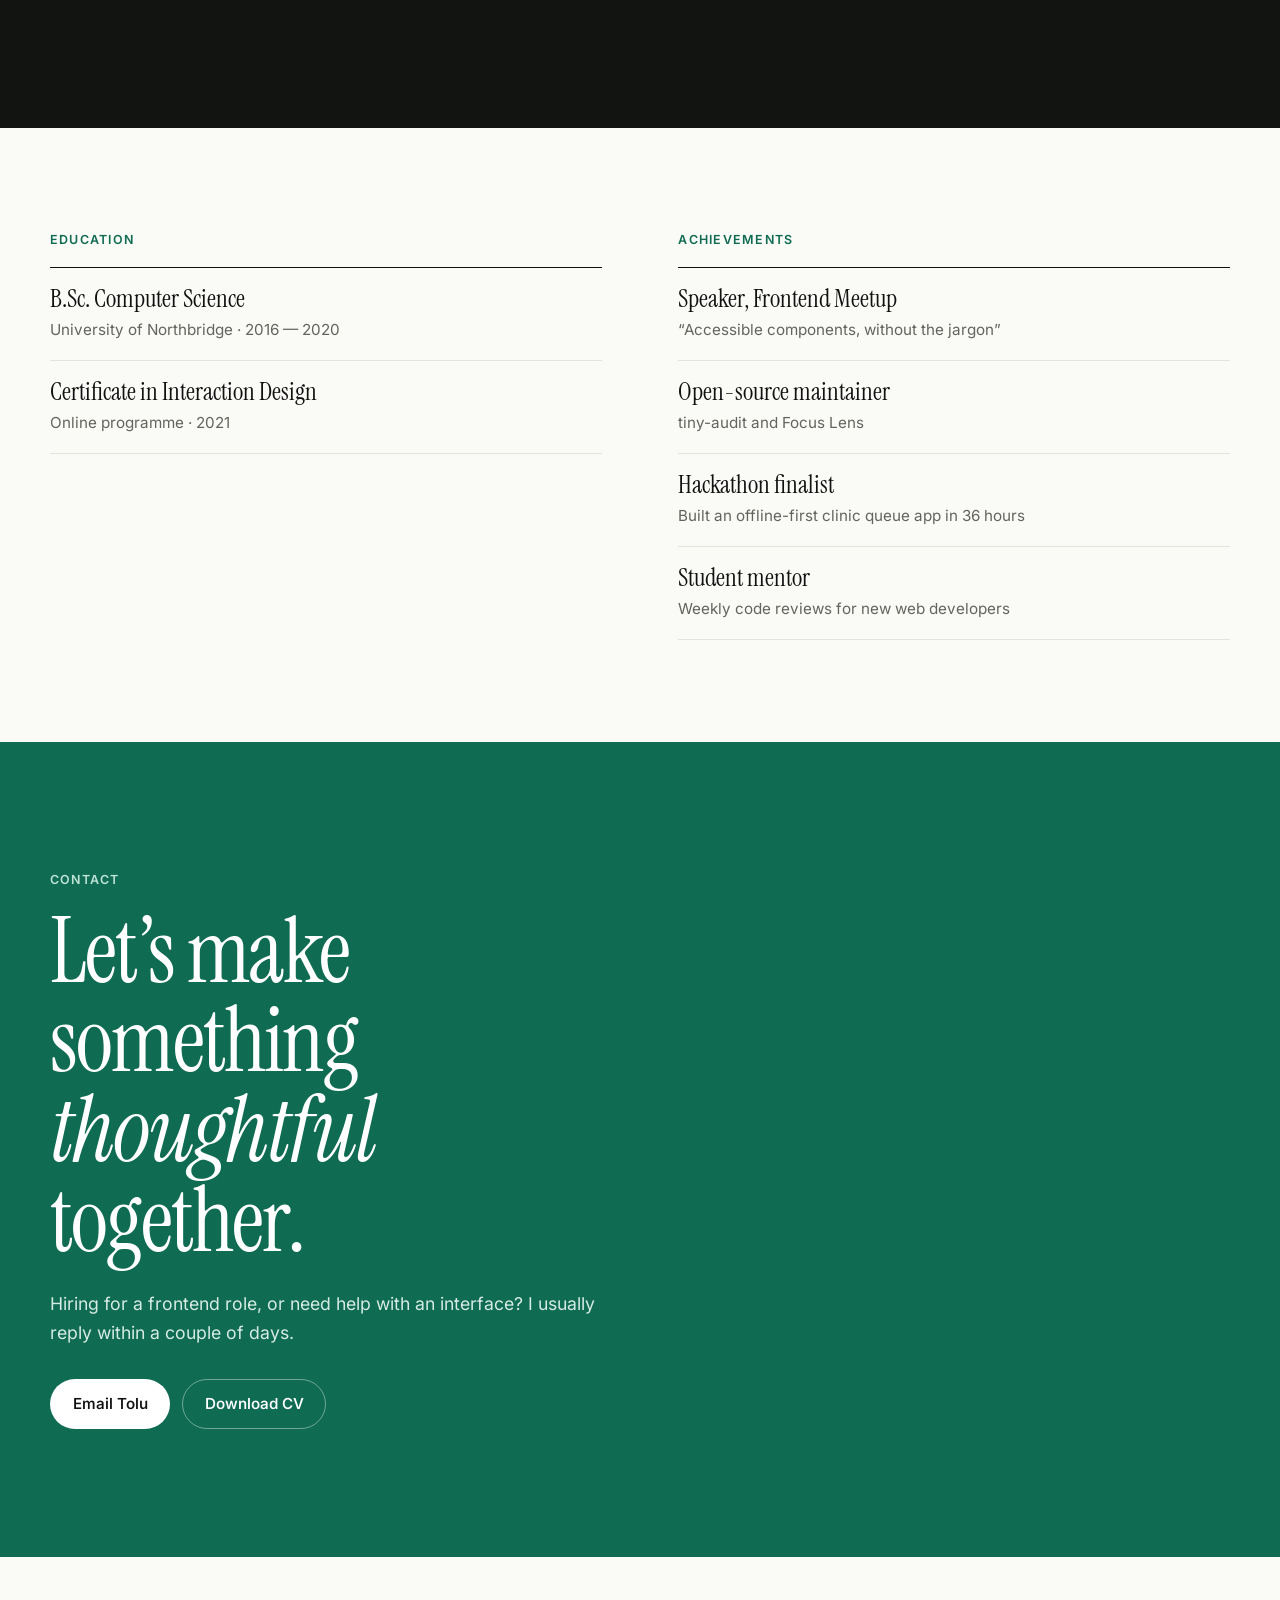
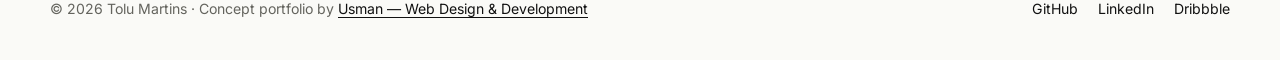
<file: freelance-websites/demos/personal-portfolio/index.html>
<!doctype html>
<html lang="en">
<head>
  <meta charset="utf-8">
  <meta name="viewport" content="width=device-width, initial-scale=1">
  <title>Tolu Martins — Frontend Engineer (Concept Demo)</title>
  <meta name="description" content="Concept demo: a typography-led portfolio for a fictional frontend engineer, designed and built by Usman — Web Design & Development.">
  <meta name="robots" content="noindex, follow">
  <meta name="theme-color" content="#FAFAF7">
  <meta property="og:type" content="website">
  <meta property="og:title" content="Tolu Martins — Frontend Engineer (Concept Demo)">
  <meta property="og:description" content="A concept portfolio website by Usman — Web Design & Development.">
  <link rel="icon" href="data:image/svg+xml,%3Csvg xmlns='http://www.w3.org/2000/svg' viewBox='0 0 32 32'%3E%3Crect width='32' height='32' rx='8' fill='%23111'/%3E%3Ctext x='16' y='23' font-family='Georgia' font-size='20' fill='%23fff' text-anchor='middle'%3ET%3C/text%3E%3C/svg%3E">
  <link rel="preload" href="assets/fonts/instrument-serif-latin-400-normal.woff2" as="font" type="font/woff2" crossorigin>
  <link rel="stylesheet" href="css/style.css">
  <script>document.documentElement.classList.add('js');</script>
</head>
<body>
  <a class="skip-link" href="#main">Skip to content</a>

  <aside class="demo-bar" aria-label="Concept demo notice">
    <p><span class="demo-tag">Concept demo</span> Tolu Martins is a fictional developer. This portfolio was designed and built by Usman to show what’s possible.</p>
    <a href="../../index.html#work">← Back to Usman’s portfolio</a>
  </aside>

  <header class="header" data-header>
    <div class="wrap header-inner">
      <a class="logo" href="#top">Tolu Martins<span>.</span></a>
      <nav id="nav" class="nav" aria-label="Main">
        <ul>
          <li><a href="#about">About</a></li>
          <li><a href="#skills">Skills</a></li>
          <li><a href="#work">Work</a></li>
          <li><a href="#experience">Experience</a></li>
          <li><a href="#contact">Contact</a></li>
        </ul>
      </nav>
      <a class="btn btn-dark header-cta" href="#contact">Get in touch</a>
      <button class="menu-btn" type="button" aria-expanded="false" aria-controls="nav" data-menu>
        <span class="menu-label">Menu</span>
      </button>
    </div>
  </header>

  <main id="main">
    <!-- 1. Intro -->
    <section class="hero wrap" id="top" aria-labelledby="hero-title">
      <div class="hero-text">
        <p class="status"><span class="pulse" aria-hidden="true"></span> Open to full-time roles &amp; select freelance work</p>
        <h1 id="hero-title">I build <em>calm, fast</em> interfaces for products people rely on.</h1>
        <p class="hero-sub">Frontend engineer focused on accessible design systems, performance and the small details that make software feel considered.</p>
        <div class="hero-actions">
          <a class="btn btn-dark" href="#work">See selected work</a>
          <a class="btn btn-line" href="#contact">Start a conversation</a>
        </div>
      </div>
      <figure class="hero-portrait">
        <img src="assets/img/portrait.svg" width="600" height="720" alt="Illustrated portrait of Tolu Martins wearing round glasses">
        <figcaption><span>Based in Lagos</span><span>Working remotely</span></figcaption>
      </figure>
    </section>

    <!-- 2. About -->
    <section class="section wrap split" id="about" aria-labelledby="about-title">
      <h2 id="about-title" class="label">About</h2>
      <div class="prose">
        <p class="lead">I’m a frontend engineer who enjoys the space where design meets code — turning rough ideas into interfaces that are clear, quick and pleasant to use.</p>
        <p>Over the past few years I’ve worked on transport dashboards, consumer finance apps and internal tools, usually as the person who bridges product design and engineering. I care about semantic HTML, sensible component APIs and performance budgets that actually get respected.</p>
        <p>Outside of work I maintain a couple of small open-source tools, write about accessibility, and mentor students who are getting started in web development.</p>
      </div>
    </section>

    <!-- 3. Skills -->
    <section class="section wrap split" id="skills" aria-labelledby="skills-title">
      <h2 id="skills-title" class="label">Skills &amp; tools</h2>
      <div class="skills">
        <div class="skill-col">
          <h3>Languages</h3>
          <ul><li>HTML &amp; CSS</li><li>JavaScript</li><li>TypeScript</li><li>SQL</li></ul>
        </div>
        <div class="skill-col">
          <h3>Frameworks</h3>
          <ul><li>React</li><li>Vue</li><li>Astro</li><li>Node.js</li></ul>
        </div>
        <div class="skill-col">
          <h3>Practice</h3>
          <ul><li>Design systems</li><li>Accessibility (WCAG)</li><li>Web performance</li><li>Testing</li></ul>
        </div>
        <div class="skill-col">
          <h3>Tools</h3>
          <ul><li>Figma</li><li>Git &amp; GitHub</li><li>Storybook</li><li>Playwright</li></ul>
        </div>
      </div>
    </section>

    <!-- 4. Projects -->
    <section class="section wrap" id="work" aria-labelledby="work-title">
      <div class="work-head">
        <div>
          <p class="label">Selected work</p>
          <h2 id="work-title" class="h-display">Projects I’m proud of</h2>
        </div>
        <div class="filters" role="group" aria-label="Filter projects">
          <button type="button" class="filter is-active" aria-pressed="true" data-filter="all">All</button>
          <button type="button" class="filter" aria-pressed="false" data-filter="product">Product</button>
          <button type="button" class="filter" aria-pressed="false" data-filter="design-system">Design systems</button>
          <button type="button" class="filter" aria-pressed="false" data-filter="open-source">Open source</button>
        </div>
      </div>
      <p class="filter-status sr-only" aria-live="polite" data-filter-status></p>

      <ul class="projects" data-projects>
        <li class="project" data-category="product">
          <article>
            <div class="project-img"><img src="assets/img/project-transit.svg" width="800" height="560" loading="lazy" alt="Illustration of a transit operations dashboard with a sidebar, summary cards and a line chart"></div>
            <div class="project-info">
              <p class="project-meta">Product · 2025</p>
              <h3>Transit operations dashboard</h3>
              <p>A real-time dashboard that helps a city bus operator spot delays and rebalance routes from one screen.</p>
              <ul class="tags"><li>TypeScript</li><li>React</li><li>Charts</li></ul>
              <button class="link-btn" type="button" data-case="case-transit">Read case summary <span aria-hidden="true">→</span></button>
            </div>
          </article>
          <template id="case-transit">
            <p class="project-meta">Product · 2025 · Lead frontend engineer</p>
            <h2>Transit operations dashboard</h2>
            <h3>The problem</h3><p>Dispatchers were switching between four tools to understand what was happening on the road.</p>
            <h3>What I did</h3><p>Designed the information hierarchy with the product designer, built a reusable chart layer and made the whole interface keyboard-operable for long shifts.</p>
            <h3>What I learned</h3><p>Real-time interfaces need calm defaults — fewer alerts, clearer priorities.</p>
          </template>
        </li>
        <li class="project" data-category="design-system">
          <article>
            <div class="project-img"><img src="assets/img/project-design-system.svg" width="800" height="560" loading="lazy" alt="Illustration of a design system: type specimen, colour swatches, buttons, inputs and cards"></div>
            <div class="project-info">
              <p class="project-meta">Design system · 2024</p>
              <h3>Fieldwork design system</h3>
              <p>A token-based component library shared across three product teams, documented in Storybook.</p>
              <ul class="tags"><li>CSS tokens</li><li>Storybook</li><li>A11y</li></ul>
              <button class="link-btn" type="button" data-case="case-ds">Read case summary <span aria-hidden="true">→</span></button>
            </div>
          </article>
          <template id="case-ds">
            <p class="project-meta">Design system · 2024 · Co-maintainer</p>
            <h2>Fieldwork design system</h2>
            <h3>The problem</h3><p>Three teams had built three slightly different versions of every button, input and modal.</p>
            <h3>What I did</h3><p>Audited existing components, defined colour and spacing tokens, and wrote accessible base components with usage guidelines.</p>
            <h3>What I learned</h3><p>A design system is a product: documentation and support matter as much as the code.</p>
          </template>
        </li>
        <li class="project" data-category="product">
          <article>
            <div class="project-img"><img src="assets/img/project-savings.svg" width="800" height="560" loading="lazy" alt="Illustration of two phone screens from a savings app showing a goal card and a progress ring"></div>
            <div class="project-info">
              <p class="project-meta">Product · 2024</p>
              <h3>Pocketgoal savings app</h3>
              <p>A mobile-first web app that helps young professionals set savings goals and track progress weekly.</p>
              <ul class="tags"><li>Vue</li><li>PWA</li><li>Motion</li></ul>
              <button class="link-btn" type="button" data-case="case-savings">Read case summary <span aria-hidden="true">→</span></button>
            </div>
          </article>
          <template id="case-savings">
            <p class="project-meta">Product · 2024 · Frontend engineer</p>
            <h2>Pocketgoal savings app</h2>
            <h3>The problem</h3><p>Users wanted a simple way to see whether they were on track, without spreadsheets.</p>
            <h3>What I did</h3><p>Built the installable web app, the goal-progress visualisations and an offline-friendly data layer.</p>
            <h3>What I learned</h3><p>Small, honest progress cues motivate more than big celebratory animations.</p>
          </template>
        </li>
        <li class="project" data-category="open-source">
          <article>
            <div class="project-img"><img src="assets/img/project-cli.svg" width="800" height="560" loading="lazy" alt="Illustration of a terminal running an accessibility audit command with pass and warning results"></div>
            <div class="project-info">
              <p class="project-meta">Open source · 2023</p>
              <h3>tiny-audit CLI</h3>
              <p>A small command-line tool that checks static sites for common accessibility mistakes before deploy.</p>
              <ul class="tags"><li>Node.js</li><li>CLI</li><li>A11y</li></ul>
              <button class="link-btn" type="button" data-case="case-cli">Read case summary <span aria-hidden="true">→</span></button>
            </div>
          </article>
          <template id="case-cli">
            <p class="project-meta">Open source · 2023 · Author</p>
            <h2>tiny-audit CLI</h2>
            <h3>The problem</h3><p>Accessibility checks often happen too late, after a site is already live.</p>
            <h3>What I did</h3><p>Wrote a zero-config CLI that crawls built HTML and reports missing alt text, heading jumps and unlabeled links.</p>
            <h3>What I learned</h3><p>Good error messages are the most important feature of a developer tool.</p>
          </template>
        </li>
        <li class="project" data-category="product">
          <article>
            <div class="project-img"><img src="assets/img/project-recipes.svg" width="800" height="560" loading="lazy" alt="Illustration of a recipe website with a serif title and three recipe cards"></div>
            <div class="project-info">
              <p class="project-meta">Product · 2023</p>
              <h3>Sunday Kitchen recipes</h3>
              <p>A fast, content-first recipe site with print-friendly pages and ingredient scaling.</p>
              <ul class="tags"><li>Astro</li><li>CSS</li><li>SEO</li></ul>
              <button class="link-btn" type="button" data-case="case-recipes">Read case summary <span aria-hidden="true">→</span></button>
            </div>
          </article>
          <template id="case-recipes">
            <p class="project-meta">Product · 2023 · Designer &amp; developer</p>
            <h2>Sunday Kitchen recipes</h2>
            <h3>The problem</h3><p>Recipe sites are often slow and cluttered, especially on phones in the kitchen.</p>
            <h3>What I did</h3><p>Designed a content-first layout, built static pages with structured data and added an ingredient scaler.</p>
            <h3>What I learned</h3><p>Performance is a design decision, not just an engineering one.</p>
          </template>
        </li>
        <li class="project" data-category="open-source design-system">
          <article>
            <div class="project-img"><img src="assets/img/project-a11y.svg" width="800" height="560" loading="lazy" alt="Illustration of a browser extension panel listing accessibility checks next to a web page"></div>
            <div class="project-info">
              <p class="project-meta">Open source · 2022</p>
              <h3>Focus Lens extension</h3>
              <p>A browser extension that visualises focus order and landmarks to help designers review accessibility.</p>
              <ul class="tags"><li>JavaScript</li><li>Extensions</li><li>A11y</li></ul>
              <button class="link-btn" type="button" data-case="case-a11y">Read case summary <span aria-hidden="true">→</span></button>
            </div>
          </article>
          <template id="case-a11y">
            <p class="project-meta">Open source · 2022 · Author</p>
            <h2>Focus Lens extension</h2>
            <h3>The problem</h3><p>Designers found it hard to see how keyboard users move through a page.</p>
            <h3>What I did</h3><p>Built an extension that overlays numbered focus order, landmark regions and heading levels.</p>
            <h3>What I learned</h3><p>Making problems visible is often enough to get them fixed.</p>
          </template>
        </li>
      </ul>
    </section>

    <!-- 5. Experience -->
    <section class="section section-ink" id="experience" aria-labelledby="exp-title">
      <div class="wrap split">
        <h2 id="exp-title" class="label">Experience</h2>
        <ol class="timeline">
          <li>
            <p class="when">2024 — Present</p>
            <div><h3>Senior Frontend Engineer</h3><p class="where">Northgate Transit Labs</p><p>Lead frontend for operations tools. Introduced a shared component library and an accessibility review step in the release process.</p></div>
          </li>
          <li>
            <p class="when">2022 — 2024</p>
            <div><h3>Frontend Engineer</h3><p class="where">Pocketgoal</p><p>Built the consumer web app from first prototype to public launch, working closely with design and product.</p></div>
          </li>
          <li>
            <p class="when">2020 — 2022</p>
            <div><h3>Web Developer</h3><p class="where">Brightfold Studio</p><p>Designed and built marketing websites for small businesses, from content planning to deployment.</p></div>
          </li>
        </ol>
      </div>
    </section>

    <!-- 6 & 7. Education + Achievements -->
    <section class="section wrap two-col" aria-label="Education and achievements">
      <div>
        <h2 class="label" id="education">Education</h2>
        <ul class="plain-list">
          <li><h3>B.Sc. Computer Science</h3><p>University of Northbridge · 2016 — 2020</p></li>
          <li><h3>Certificate in Interaction Design</h3><p>Online programme · 2021</p></li>
        </ul>
      </div>
      <div>
        <h2 class="label" id="achievements">Achievements</h2>
        <ul class="plain-list">
          <li><h3>Speaker, Frontend Meetup</h3><p>“Accessible components, without the jargon”</p></li>
          <li><h3>Open-source maintainer</h3><p>tiny-audit and Focus Lens</p></li>
          <li><h3>Hackathon finalist</h3><p>Built an offline-first clinic queue app in 36 hours</p></li>
          <li><h3>Student mentor</h3><p>Weekly code reviews for new web developers</p></li>
        </ul>
      </div>
    </section>

    <!-- 8. Contact -->
    <section class="contact" id="contact" aria-labelledby="contact-title">
      <div class="wrap">
        <p class="label">Contact</p>
        <h2 id="contact-title" class="contact-title">Let’s make something <em>thoughtful</em> together.</h2>
        <p class="contact-sub">Hiring for a frontend role, or need help with an interface? I usually reply within a couple of days.</p>
        <div class="contact-actions">
          <a class="btn btn-light" href="#" data-demo-link="email">Email Tolu</a>
          <a class="btn btn-outline-light" href="#" data-demo-link="cv">Download CV</a>
        </div>
      </div>
    </section>
  </main>

  <!-- 9. Footer -->
  <footer class="footer">
    <div class="wrap footer-inner">
      <p>© <span data-year>2026</span> Tolu Martins · Concept portfolio by <a href="../../index.html">Usman — Web Design &amp; Development</a></p>
      <ul class="socials" aria-label="Social profiles">
        <li><a href="#" data-demo-link="GitHub">GitHub</a></li>
        <li><a href="#" data-demo-link="LinkedIn">LinkedIn</a></li>
        <li><a href="#" data-demo-link="Dribbble">Dribbble</a></li>
      </ul>
    </div>
  </footer>

  <dialog class="case-dialog" data-case-dialog aria-labelledby="case-dialog-title">
    <div class="case-dialog-inner">
      <button class="dialog-close" type="button" data-close aria-label="Close case summary">×</button>
      <div data-case-body></div>
    </div>
  </dialog>

  <div class="toast" role="status" aria-live="polite" data-toast></div>

  <script src="js/main.js" defer></script>
</body>
</html>
</file>
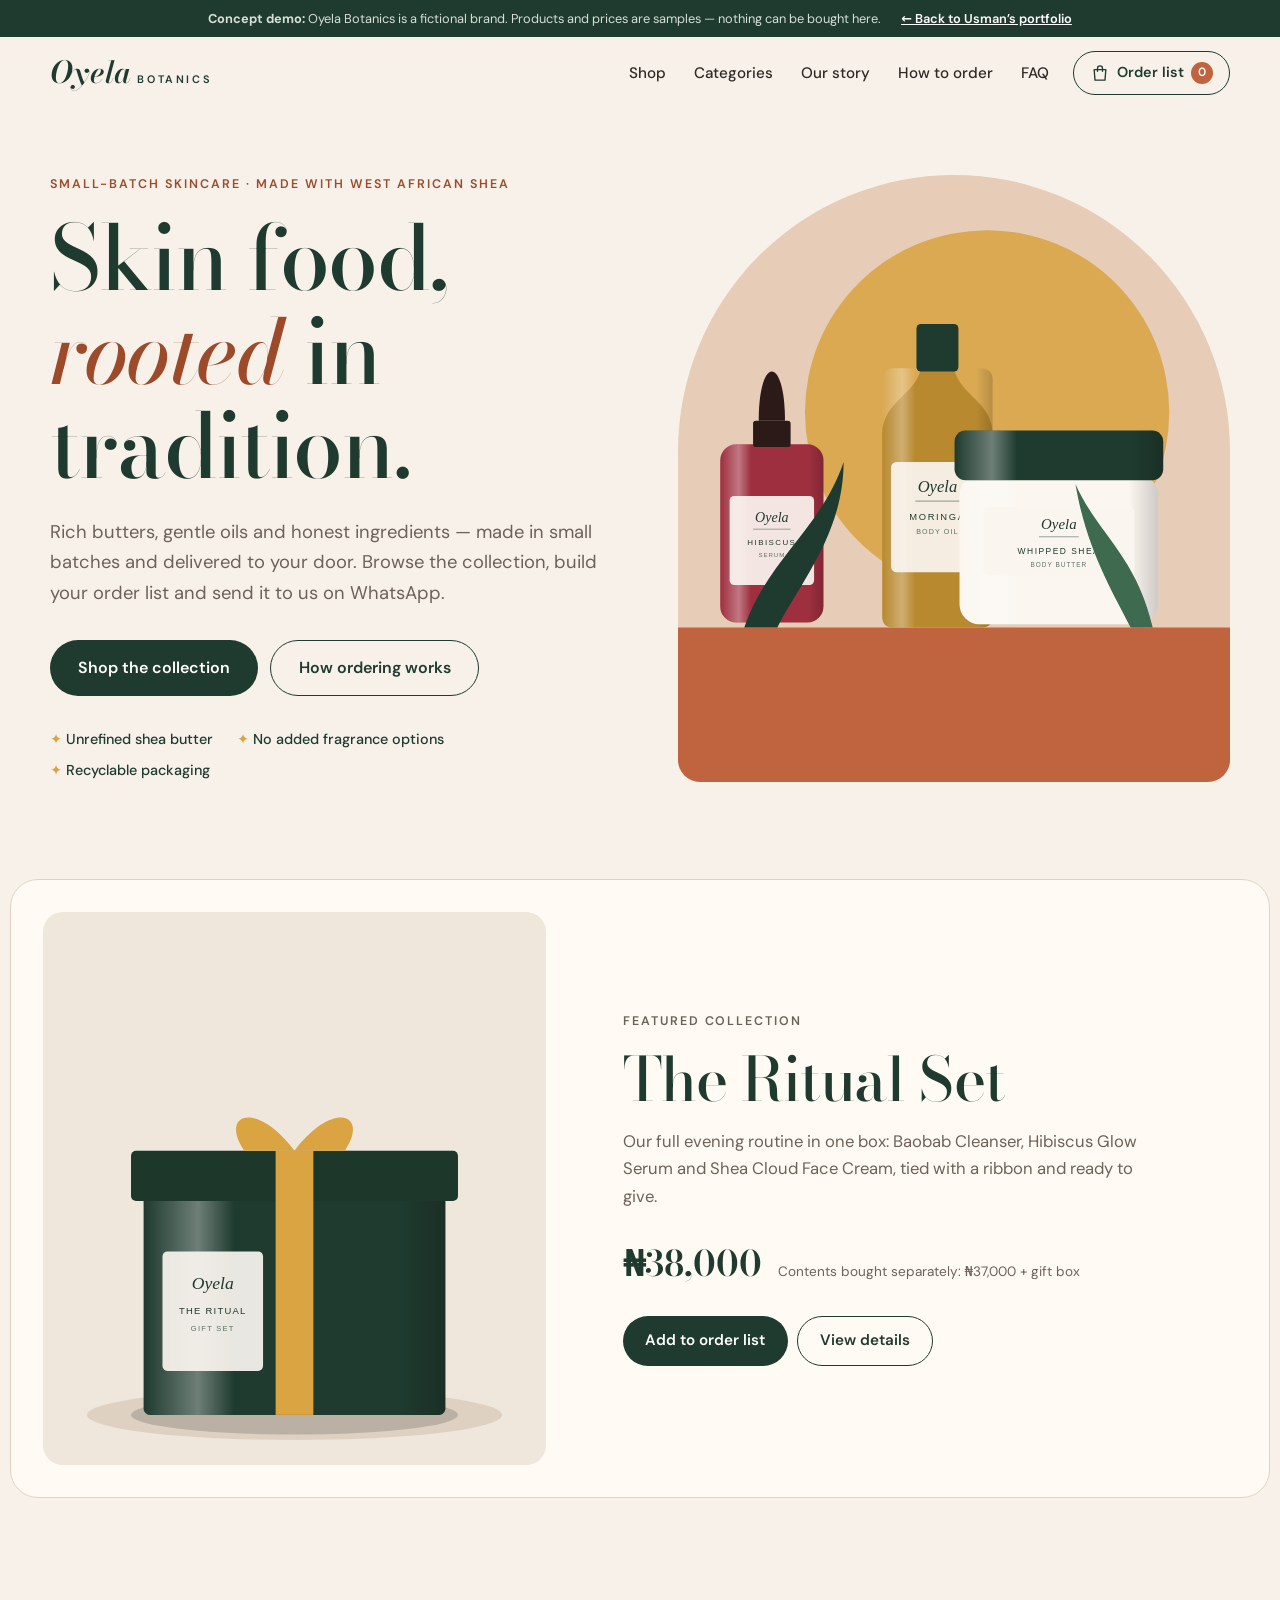
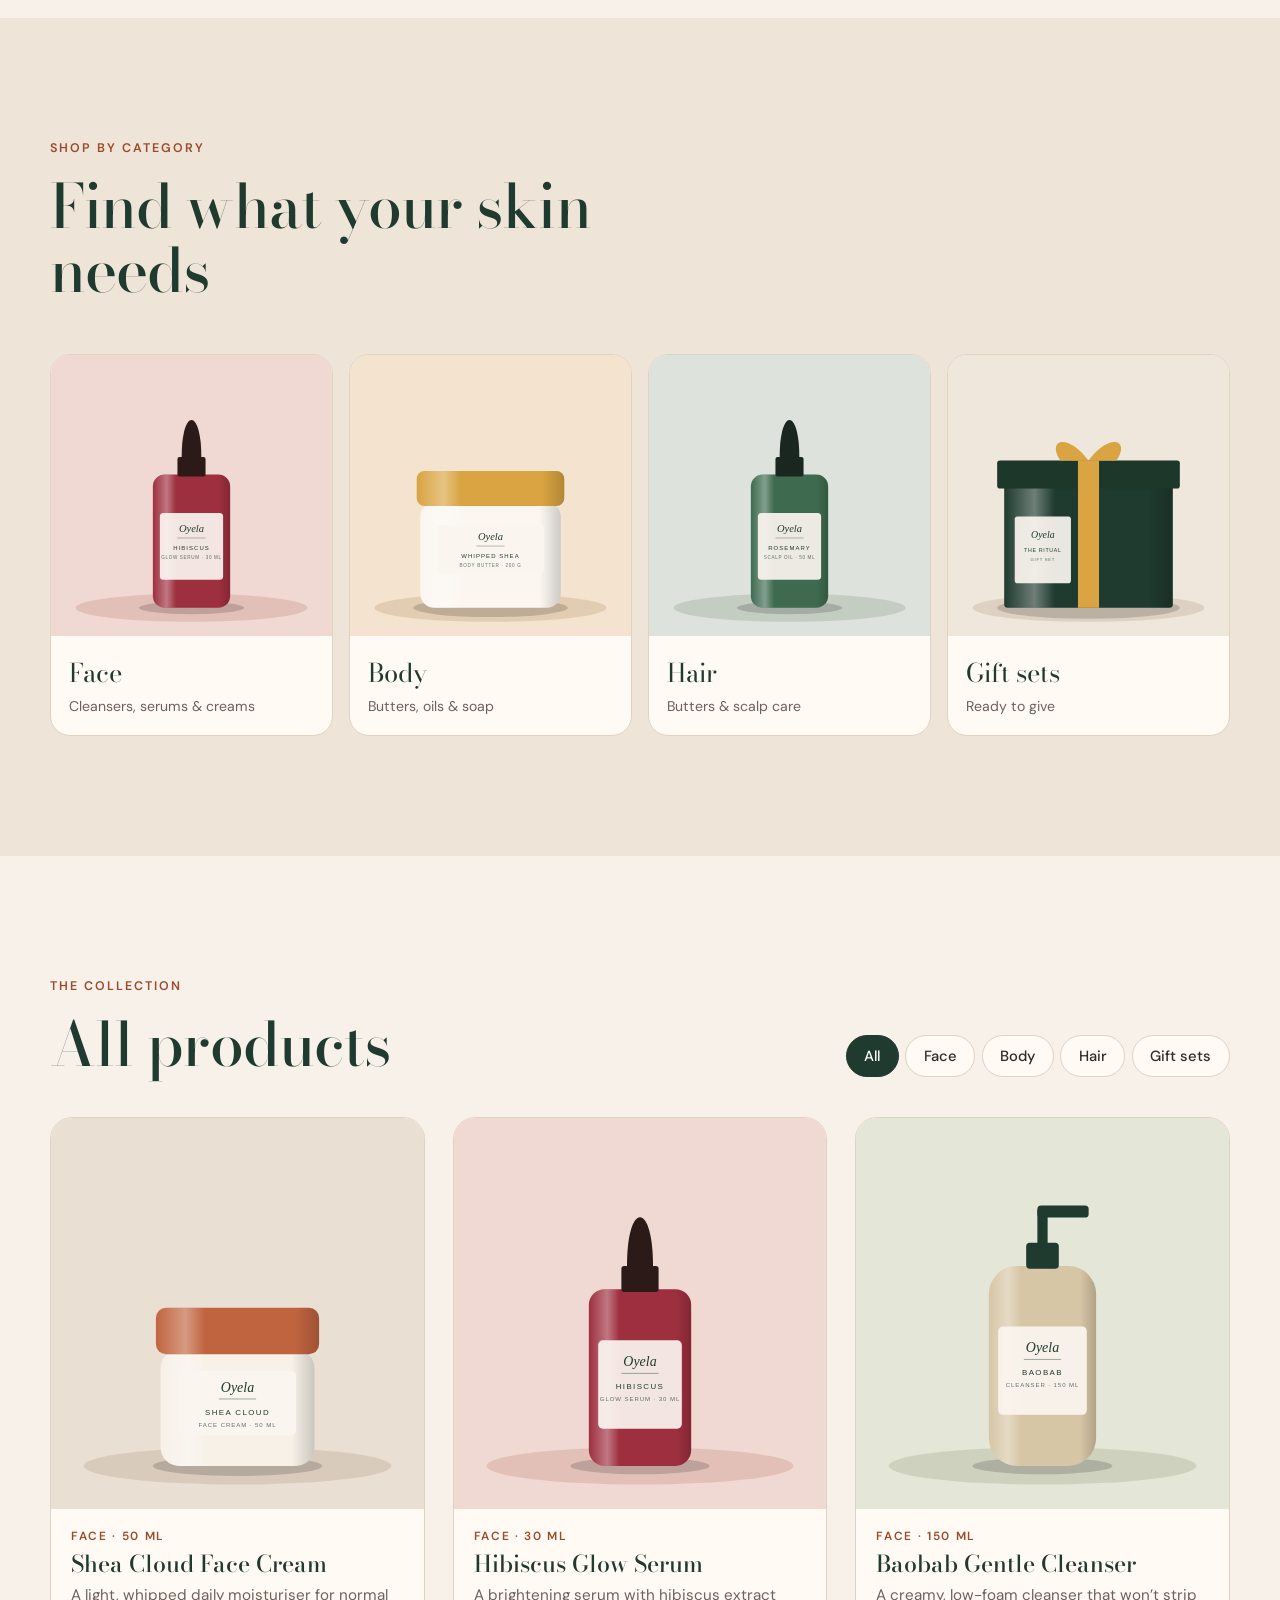
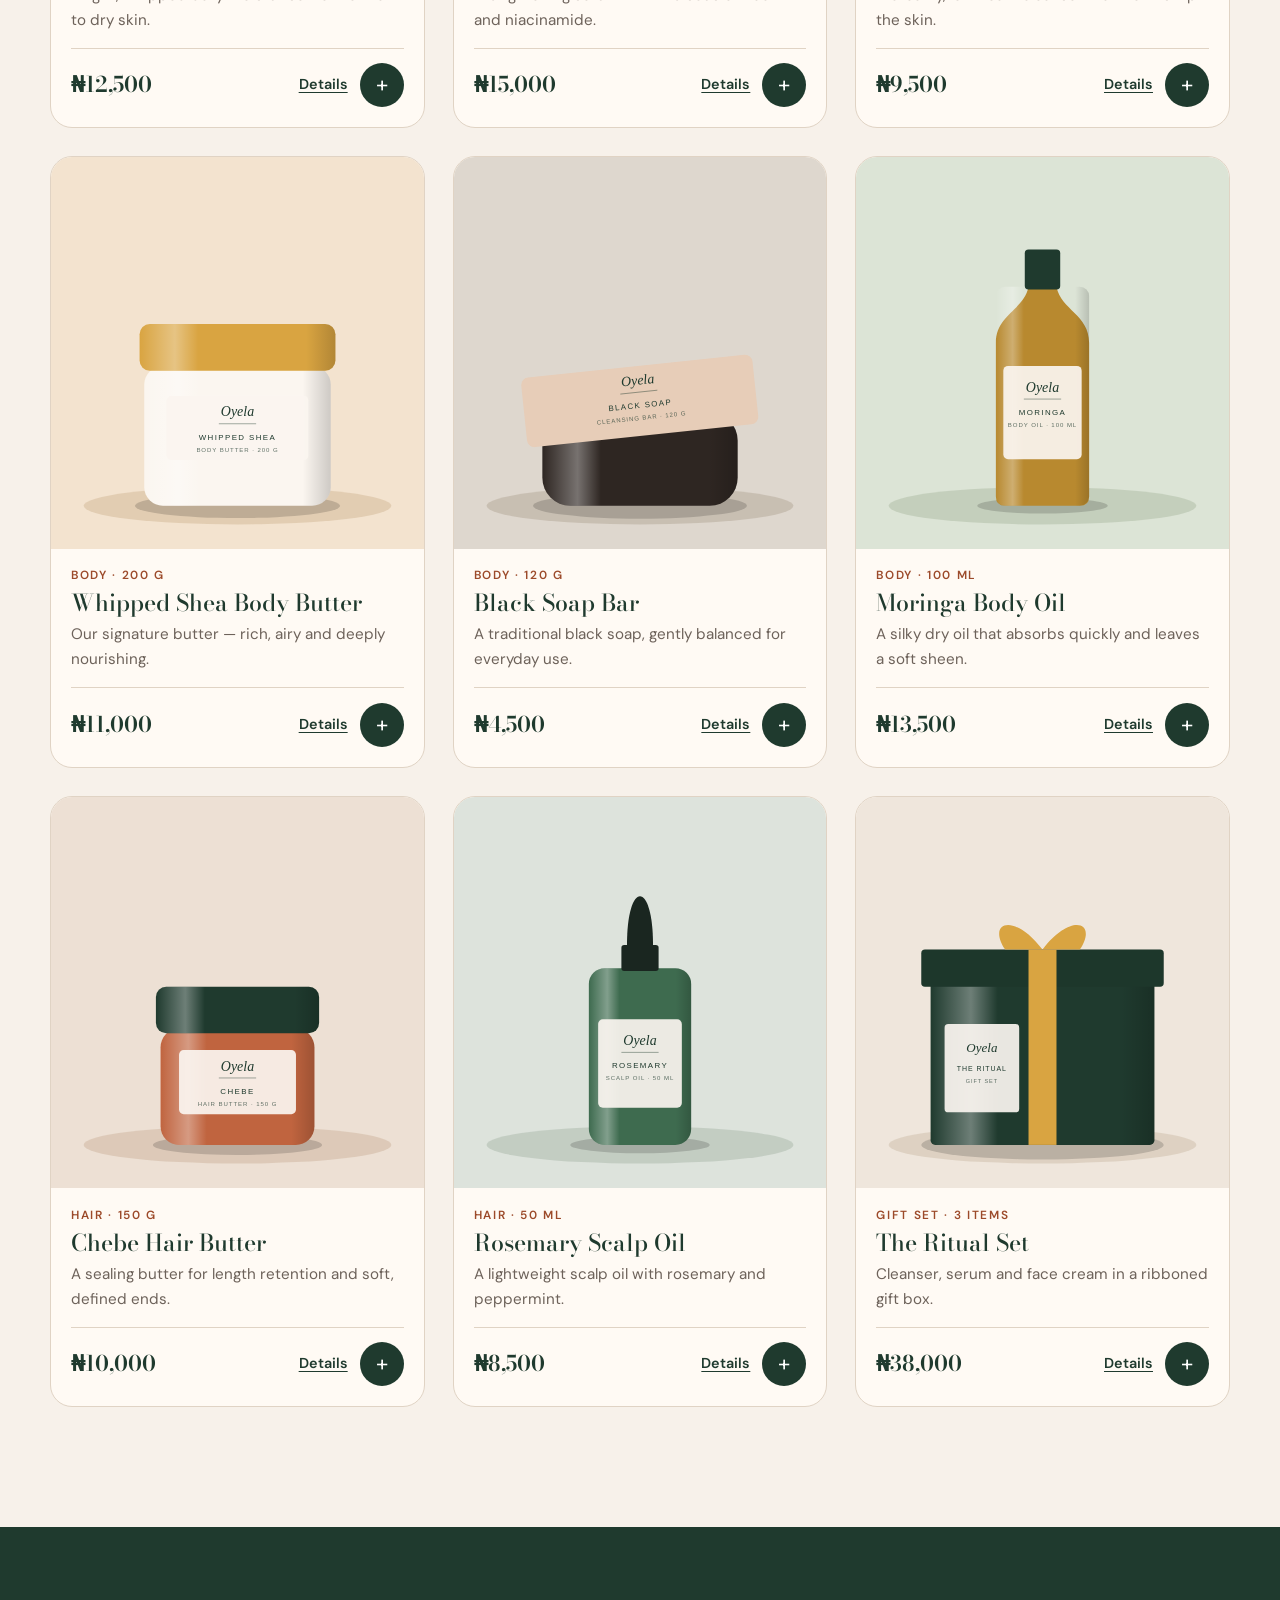
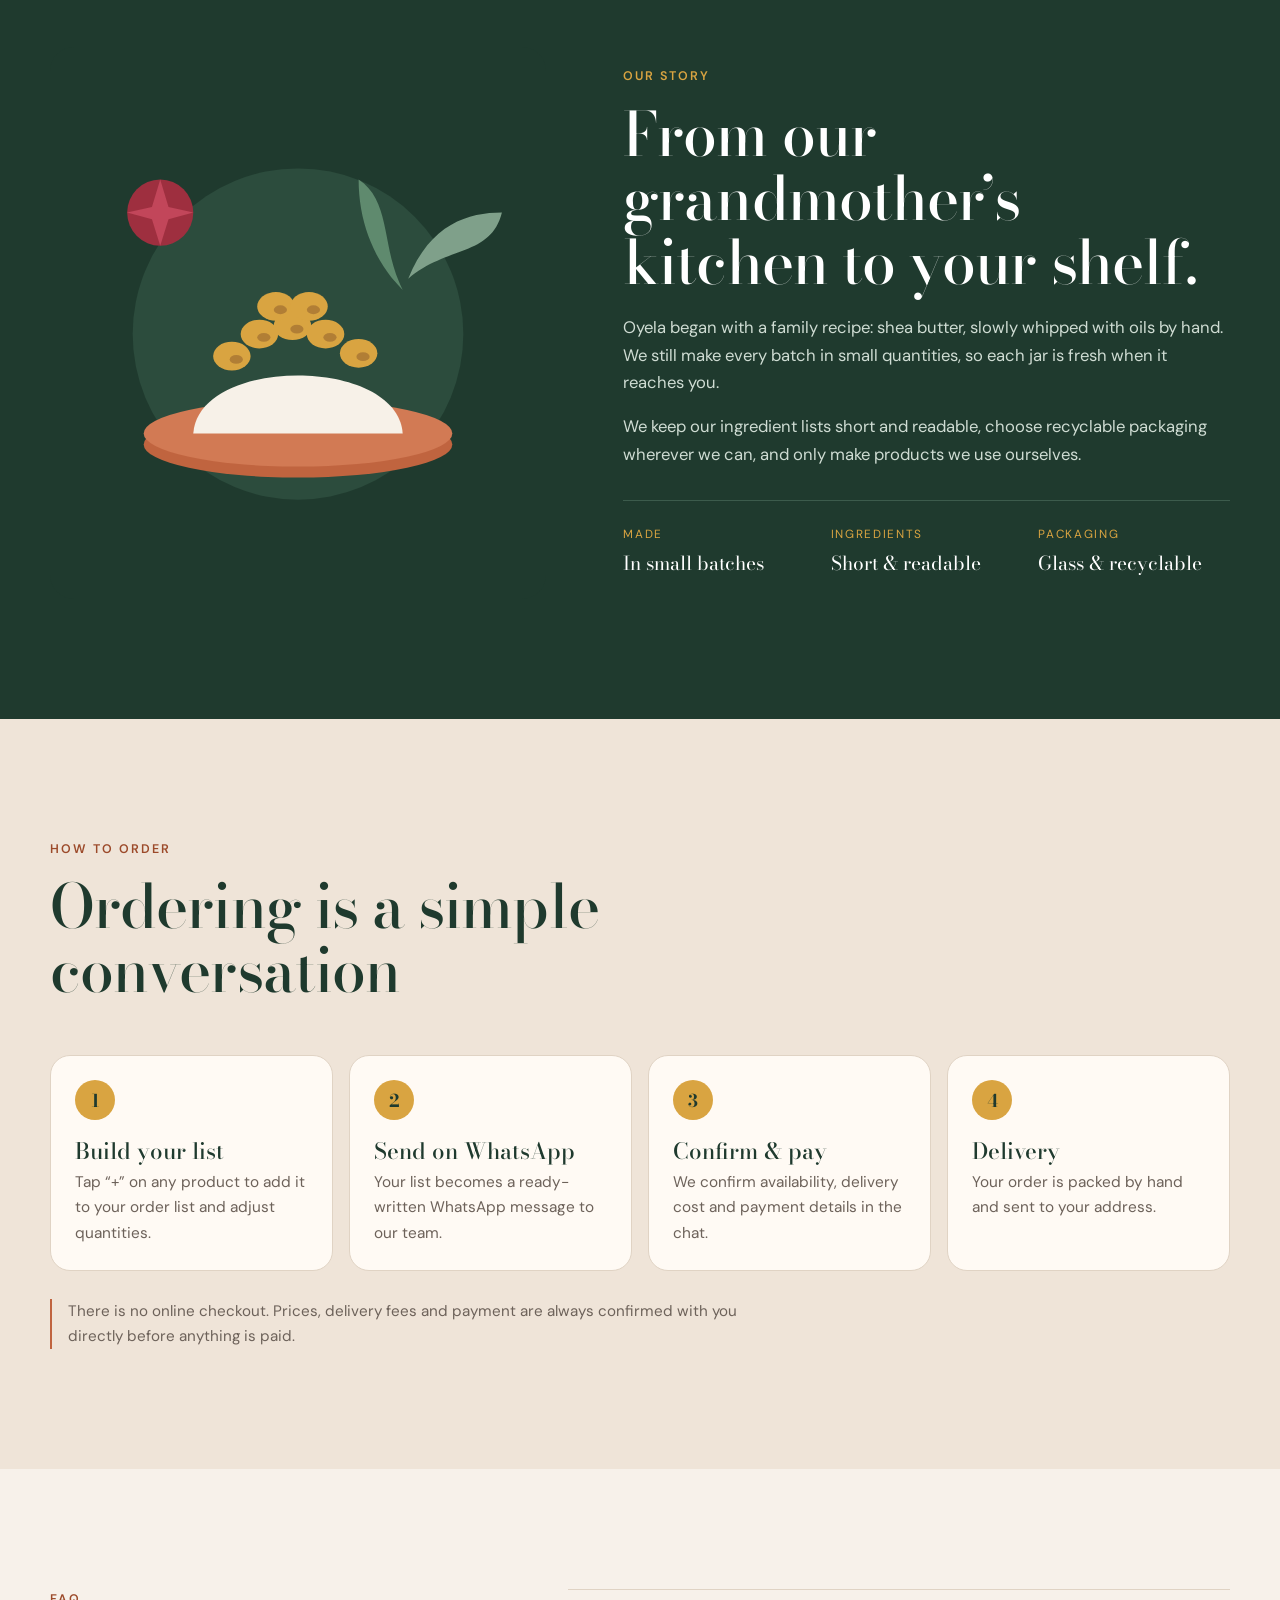
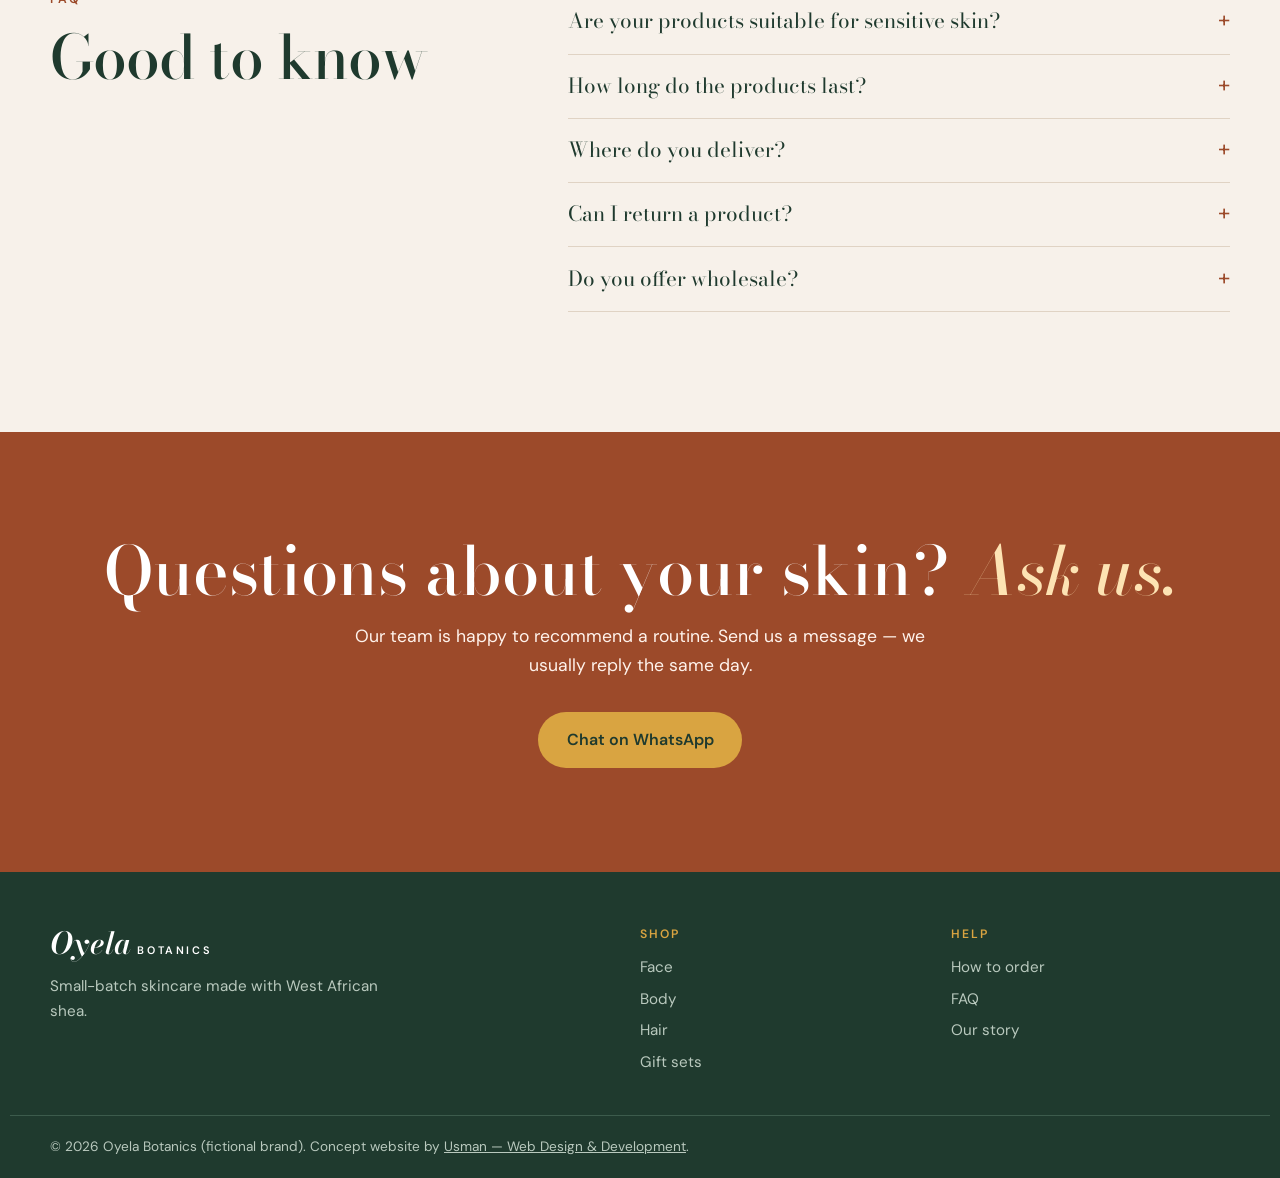
<file: freelance-websites/demos/product-showcase/index.html>
<!doctype html>
<html lang="en">
<head>
  <meta charset="utf-8">
  <meta name="viewport" content="width=device-width, initial-scale=1">
  <title>Oyela Botanics — Shea-Based Skincare (Concept Demo)</title>
  <meta name="description" content="Concept demo: Oyela Botanics is a fictional skincare brand. Product showcase with WhatsApp ordering, designed and built by Usman — Web Design & Development.">
  <meta name="robots" content="noindex, follow">
  <meta name="theme-color" content="#F4ECE4">
  <meta property="og:type" content="website">
  <meta property="og:title" content="Oyela Botanics — Shea-Based Skincare (Concept Demo)">
  <meta property="og:description" content="A concept product showcase website by Usman — Web Design & Development.">
  <link rel="icon" href="data:image/svg+xml,%3Csvg xmlns='http://www.w3.org/2000/svg' viewBox='0 0 32 32'%3E%3Crect width='32' height='32' rx='16' fill='%231F3A2E'/%3E%3Ctext x='16' y='23' font-family='Georgia' font-size='20' font-style='italic' fill='%23D9A441' text-anchor='middle'%3EO%3C/text%3E%3C/svg%3E">
  <link rel="preload" href="assets/fonts/bodoni-moda-latin-opsz-normal.woff2" as="font" type="font/woff2" crossorigin>
  <link rel="stylesheet" href="css/style.css">
  <script>document.documentElement.classList.add('js');</script>
</head>
<body>
  <a class="skip-link" href="#main">Skip to content</a>

  <aside class="demo-bar" aria-label="Concept demo notice">
    <p><b>Concept demo:</b> Oyela Botanics is a fictional brand. Products and prices are samples — nothing can be bought here.</p>
    <a href="../../index.html#work">← Back to Usman’s portfolio</a>
  </aside>

  <header class="header" data-header>
    <div class="wrap header-row">
      <a class="logo" href="#top"><span>Oyela</span><small>Botanics</small></a>
      <nav class="nav" id="nav" aria-label="Main">
        <ul>
          <li><a href="#shop">Shop</a></li>
          <li><a href="#categories">Categories</a></li>
          <li><a href="#story">Our story</a></li>
          <li><a href="#ordering">How to order</a></li>
          <li><a href="#faq">FAQ</a></li>
        </ul>
      </nav>
      <button class="bag-btn" type="button" data-open-bag aria-haspopup="dialog">
        <svg viewBox="0 0 24 24" aria-hidden="true"><path d="M5 8h14l-1 12.5H6z" fill="none" stroke="currentColor" stroke-width="1.6" stroke-linejoin="round"/><path d="M9 10V6.5a3 3 0 0 1 6 0V10" fill="none" stroke="currentColor" stroke-width="1.6" stroke-linecap="round"/></svg>
        <span>Order list</span> <span class="bag-count" data-bag-count>0</span><span class="sr-only"> items</span>
      </button>
      <button class="menu-btn" type="button" aria-expanded="false" aria-controls="nav" data-menu>Menu</button>
    </div>
  </header>

  <main id="main">
    <!-- 1. Brand hero -->
    <section class="hero" id="top" aria-labelledby="hero-title">
      <div class="wrap hero-grid">
        <div class="hero-copy">
          <p class="kicker">Small-batch skincare · Made with West African shea</p>
          <h1 id="hero-title">Skin food, <em>rooted</em> in tradition.</h1>
          <p class="hero-text">Rich butters, gentle oils and honest ingredients — made in small batches and delivered to your door. Browse the collection, build your order list and send it to us on WhatsApp.</p>
          <div class="hero-actions">
            <a class="btn btn-green btn-lg" href="#shop">Shop the collection</a>
            <a class="btn btn-line btn-lg" href="#ordering">How ordering works</a>
          </div>
          <ul class="hero-points">
            <li>Unrefined shea butter</li><li>No added fragrance options</li><li>Recyclable packaging</li>
          </ul>
        </div>
        <div class="hero-art">
          <img src="assets/img/hero.svg" width="1000" height="1100" alt="Illustration of Oyela body oil, body butter and serum against a golden sun" fetchpriority="high">
        </div>
      </div>
    </section>

    <!-- 2. Featured collection -->
    <section class="section featured" aria-labelledby="featured-title">
      <div class="wrap featured-grid">
        <img src="assets/img/ritual-set.svg" width="800" height="1000" loading="lazy" alt="Illustration of The Ritual gift set: a deep green box tied with a gold ribbon">
        <div class="featured-copy">
          <p class="kicker">Featured collection</p>
          <h2 id="featured-title">The Ritual Set</h2>
          <p>Our full evening routine in one box: Baobab Cleanser, Hibiscus Glow Serum and Shea Cloud Face Cream, tied with a ribbon and ready to give.</p>
          <p class="featured-price"><span>₦38,000</span> <small>Contents bought separately: ₦37,000 + gift box</small></p>
          <div class="featured-actions">
            <button class="btn btn-green" type="button" data-add="ritual-set">Add to order list</button>
            <button class="btn btn-line" type="button" data-details="ritual-set">View details</button>
          </div>
        </div>
      </div>
    </section>

    <!-- 3. Categories -->
    <section class="section section-tint" id="categories" aria-labelledby="cat-title">
      <div class="wrap">
        <div class="head">
          <p class="kicker">Shop by category</p>
          <h2 id="cat-title">Find what your skin needs</h2>
        </div>
        <ul class="categories">
          <li><a href="#shop" data-jump="face"><img src="assets/img/hibiscus-serum.svg" width="800" height="1000" loading="lazy" alt=""><span>Face</span><small>Cleansers, serums &amp; creams</small></a></li>
          <li><a href="#shop" data-jump="body"><img src="assets/img/whipped-body-butter.svg" width="800" height="1000" loading="lazy" alt=""><span>Body</span><small>Butters, oils &amp; soap</small></a></li>
          <li><a href="#shop" data-jump="hair"><img src="assets/img/rosemary-scalp-oil.svg" width="800" height="1000" loading="lazy" alt=""><span>Hair</span><small>Butters &amp; scalp care</small></a></li>
          <li><a href="#shop" data-jump="sets"><img src="assets/img/ritual-set.svg" width="800" height="1000" loading="lazy" alt=""><span>Gift sets</span><small>Ready to give</small></a></li>
        </ul>
      </div>
    </section>

    <!-- 4 & 5. Product gallery + descriptions -->
    <section class="section" id="shop" aria-labelledby="shop-title">
      <div class="wrap">
        <div class="shop-head">
          <div>
            <p class="kicker">The collection</p>
            <h2 id="shop-title">All products</h2>
          </div>
          <div class="filters" role="group" aria-label="Filter products by category">
            <button type="button" aria-pressed="true" data-filter="all">All</button>
            <button type="button" aria-pressed="false" data-filter="face">Face</button>
            <button type="button" aria-pressed="false" data-filter="body">Body</button>
            <button type="button" aria-pressed="false" data-filter="hair">Hair</button>
            <button type="button" aria-pressed="false" data-filter="sets">Gift sets</button>
          </div>
        </div>
        <p class="sr-only" aria-live="polite" data-shop-status></p>

        <ul class="products" data-products>
          <li class="product" data-category="face" data-id="shea-cloud-cream">
            <div class="p-img" data-details="shea-cloud-cream"><img src="assets/img/shea-cloud-cream.svg" width="800" height="1000" loading="lazy" alt="Illustration of Shea Cloud Face Cream jar"></div>
            <div class="p-body"><p class="p-cat">Face · 50 ml</p><h3>Shea Cloud Face Cream</h3><p class="p-desc">A light, whipped daily moisturiser for normal to dry skin.</p>
              <div class="p-foot"><span class="p-price">₦12,500</span><span class="p-actions"><button type="button" class="link" data-details="shea-cloud-cream">Details<span class="sr-only">: Shea Cloud Face Cream</span></button><button type="button" class="add" data-add="shea-cloud-cream" aria-label="Add Shea Cloud Face Cream to order list">+</button></span></div></div>
          </li>
          <li class="product" data-category="face" data-id="hibiscus-serum">
            <div class="p-img" data-details="hibiscus-serum"><img src="assets/img/hibiscus-serum.svg" width="800" height="1000" loading="lazy" alt="Illustration of Hibiscus Glow Serum dropper bottle"></div>
            <div class="p-body"><p class="p-cat">Face · 30 ml</p><h3>Hibiscus Glow Serum</h3><p class="p-desc">A brightening serum with hibiscus extract and niacinamide.</p>
              <div class="p-foot"><span class="p-price">₦15,000</span><span class="p-actions"><button type="button" class="link" data-details="hibiscus-serum">Details<span class="sr-only">: Hibiscus Glow Serum</span></button><button type="button" class="add" data-add="hibiscus-serum" aria-label="Add Hibiscus Glow Serum to order list">+</button></span></div></div>
          </li>
          <li class="product" data-category="face" data-id="baobab-cleanser">
            <div class="p-img" data-details="baobab-cleanser"><img src="assets/img/baobab-cleanser.svg" width="800" height="1000" loading="lazy" alt="Illustration of Baobab Gentle Cleanser pump bottle"></div>
            <div class="p-body"><p class="p-cat">Face · 150 ml</p><h3>Baobab Gentle Cleanser</h3><p class="p-desc">A creamy, low-foam cleanser that won’t strip the skin.</p>
              <div class="p-foot"><span class="p-price">₦9,500</span><span class="p-actions"><button type="button" class="link" data-details="baobab-cleanser">Details<span class="sr-only">: Baobab Gentle Cleanser</span></button><button type="button" class="add" data-add="baobab-cleanser" aria-label="Add Baobab Gentle Cleanser to order list">+</button></span></div></div>
          </li>
          <li class="product" data-category="body" data-id="whipped-body-butter">
            <div class="p-img" data-details="whipped-body-butter"><img src="assets/img/whipped-body-butter.svg" width="800" height="1000" loading="lazy" alt="Illustration of Whipped Shea Body Butter jar"></div>
            <div class="p-body"><p class="p-cat">Body · 200 g</p><h3>Whipped Shea Body Butter</h3><p class="p-desc">Our signature butter — rich, airy and deeply nourishing.</p>
              <div class="p-foot"><span class="p-price">₦11,000</span><span class="p-actions"><button type="button" class="link" data-details="whipped-body-butter">Details<span class="sr-only">: Whipped Shea Body Butter</span></button><button type="button" class="add" data-add="whipped-body-butter" aria-label="Add Whipped Shea Body Butter to order list">+</button></span></div></div>
          </li>
          <li class="product" data-category="body" data-id="black-soap">
            <div class="p-img" data-details="black-soap"><img src="assets/img/black-soap.svg" width="800" height="1000" loading="lazy" alt="Illustration of Black Soap Bar"></div>
            <div class="p-body"><p class="p-cat">Body · 120 g</p><h3>Black Soap Bar</h3><p class="p-desc">A traditional black soap, gently balanced for everyday use.</p>
              <div class="p-foot"><span class="p-price">₦4,500</span><span class="p-actions"><button type="button" class="link" data-details="black-soap">Details<span class="sr-only">: Black Soap Bar</span></button><button type="button" class="add" data-add="black-soap" aria-label="Add Black Soap Bar to order list">+</button></span></div></div>
          </li>
          <li class="product" data-category="body" data-id="moringa-body-oil">
            <div class="p-img" data-details="moringa-body-oil"><img src="assets/img/moringa-body-oil.svg" width="800" height="1000" loading="lazy" alt="Illustration of Moringa Body Oil bottle"></div>
            <div class="p-body"><p class="p-cat">Body · 100 ml</p><h3>Moringa Body Oil</h3><p class="p-desc">A silky dry oil that absorbs quickly and leaves a soft sheen.</p>
              <div class="p-foot"><span class="p-price">₦13,500</span><span class="p-actions"><button type="button" class="link" data-details="moringa-body-oil">Details<span class="sr-only">: Moringa Body Oil</span></button><button type="button" class="add" data-add="moringa-body-oil" aria-label="Add Moringa Body Oil to order list">+</button></span></div></div>
          </li>
          <li class="product" data-category="hair" data-id="chebe-hair-butter">
            <div class="p-img" data-details="chebe-hair-butter"><img src="assets/img/chebe-hair-butter.svg" width="800" height="1000" loading="lazy" alt="Illustration of Chebe Hair Butter jar"></div>
            <div class="p-body"><p class="p-cat">Hair · 150 g</p><h3>Chebe Hair Butter</h3><p class="p-desc">A sealing butter for length retention and soft, defined ends.</p>
              <div class="p-foot"><span class="p-price">₦10,000</span><span class="p-actions"><button type="button" class="link" data-details="chebe-hair-butter">Details<span class="sr-only">: Chebe Hair Butter</span></button><button type="button" class="add" data-add="chebe-hair-butter" aria-label="Add Chebe Hair Butter to order list">+</button></span></div></div>
          </li>
          <li class="product" data-category="hair" data-id="rosemary-scalp-oil">
            <div class="p-img" data-details="rosemary-scalp-oil"><img src="assets/img/rosemary-scalp-oil.svg" width="800" height="1000" loading="lazy" alt="Illustration of Rosemary Scalp Oil dropper bottle"></div>
            <div class="p-body"><p class="p-cat">Hair · 50 ml</p><h3>Rosemary Scalp Oil</h3><p class="p-desc">A lightweight scalp oil with rosemary and peppermint.</p>
              <div class="p-foot"><span class="p-price">₦8,500</span><span class="p-actions"><button type="button" class="link" data-details="rosemary-scalp-oil">Details<span class="sr-only">: Rosemary Scalp Oil</span></button><button type="button" class="add" data-add="rosemary-scalp-oil" aria-label="Add Rosemary Scalp Oil to order list">+</button></span></div></div>
          </li>
          <li class="product" data-category="sets" data-id="ritual-set">
            <div class="p-img" data-details="ritual-set"><img src="assets/img/ritual-set.svg" width="800" height="1000" loading="lazy" alt="Illustration of The Ritual Set gift box"></div>
            <div class="p-body"><p class="p-cat">Gift set · 3 items</p><h3>The Ritual Set</h3><p class="p-desc">Cleanser, serum and face cream in a ribboned gift box.</p>
              <div class="p-foot"><span class="p-price">₦38,000</span><span class="p-actions"><button type="button" class="link" data-details="ritual-set">Details<span class="sr-only">: The Ritual Set</span></button><button type="button" class="add" data-add="ritual-set" aria-label="Add The Ritual Set to order list">+</button></span></div></div>
          </li>
        </ul>
      </div>
    </section>

    <!-- 6. Brand story -->
    <section class="section story" id="story" aria-labelledby="story-title">
      <div class="wrap story-grid">
        <img src="assets/img/story.svg" width="900" height="1000" loading="lazy" alt="Illustration of shea nuts and whipped shea butter in a terracotta bowl with leaves">
        <div>
          <p class="kicker">Our story</p>
          <h2 id="story-title">From our grandmother’s kitchen to your shelf.</h2>
          <p>Oyela began with a family recipe: shea butter, slowly whipped with oils by hand. We still make every batch in small quantities, so each jar is fresh when it reaches you.</p>
          <p>We keep our ingredient lists short and readable, choose recyclable packaging wherever we can, and only make products we use ourselves.</p>
          <dl class="story-facts">
            <div><dt>Made</dt><dd>In small batches</dd></div>
            <div><dt>Ingredients</dt><dd>Short &amp; readable</dd></div>
            <div><dt>Packaging</dt><dd>Glass &amp; recyclable</dd></div>
          </dl>
        </div>
      </div>
    </section>

    <!-- 8. Ordering information -->
    <section class="section section-tint" id="ordering" aria-labelledby="order-title">
      <div class="wrap">
        <div class="head">
          <p class="kicker">How to order</p>
          <h2 id="order-title">Ordering is a simple conversation</h2>
        </div>
        <ol class="order-steps">
          <li><span>1</span><h3>Build your list</h3><p>Tap “+” on any product to add it to your order list and adjust quantities.</p></li>
          <li><span>2</span><h3>Send on WhatsApp</h3><p>Your list becomes a ready-written WhatsApp message to our team.</p></li>
          <li><span>3</span><h3>Confirm &amp; pay</h3><p>We confirm availability, delivery cost and payment details in the chat.</p></li>
          <li><span>4</span><h3>Delivery</h3><p>Your order is packed by hand and sent to your address.</p></li>
        </ol>
        <p class="order-note">There is no online checkout. Prices, delivery fees and payment are always confirmed with you directly before anything is paid.</p>
      </div>
    </section>

    <!-- 7. FAQ -->
    <section class="section" id="faq" aria-labelledby="faq-title">
      <div class="wrap faq">
        <div>
          <p class="kicker">FAQ</p>
          <h2 id="faq-title">Good to know</h2>
        </div>
        <div class="faq-list">
          <details><summary>Are your products suitable for sensitive skin?</summary><p>Most of our products are fragrance-free or lightly scented. If you have sensitive skin, patch-test first and ask us about specific ingredients.</p></details>
          <details><summary>How long do the products last?</summary><p>Unopened, most products keep for 12 months. Each label shows the batch date and a recommended use-by period after opening.</p></details>
          <details><summary>Where do you deliver?</summary><p>Delivery areas and costs are confirmed on WhatsApp when you place your order.</p></details>
          <details><summary>Can I return a product?</summary><p>Unopened products can be returned within 7 days. Message us and we’ll arrange it.</p></details>
          <details><summary>Do you offer wholesale?</summary><p>Yes, for salons and boutiques. Send us a message with your business details.</p></details>
        </div>
      </div>
    </section>

    <!-- 9. Contact CTA -->
    <section class="cta" aria-labelledby="cta-title">
      <div class="wrap cta-inner">
        <h2 id="cta-title">Questions about your skin? <em>Ask us.</em></h2>
        <p>Our team is happy to recommend a routine. Send us a message — we usually reply the same day.</p>
        <button class="btn btn-gold btn-lg" type="button" data-chat>Chat on WhatsApp</button>
      </div>
    </section>
  </main>

  <!-- 10. Footer -->
  <footer class="footer">
    <div class="wrap footer-grid">
      <div><a class="logo logo-light" href="#top"><span>Oyela</span><small>Botanics</small></a><p>Small-batch skincare made with West African shea.</p></div>
      <nav aria-label="Footer: shop"><h2>Shop</h2><ul><li><a href="#shop" data-jump="face">Face</a></li><li><a href="#shop" data-jump="body">Body</a></li><li><a href="#shop" data-jump="hair">Hair</a></li><li><a href="#shop" data-jump="sets">Gift sets</a></li></ul></nav>
      <nav aria-label="Footer: help"><h2>Help</h2><ul><li><a href="#ordering">How to order</a></li><li><a href="#faq">FAQ</a></li><li><a href="#story">Our story</a></li></ul></nav>
    </div>
    <div class="wrap footer-bottom"><p>© <span data-year>2026</span> Oyela Botanics (fictional brand). Concept website by <a href="../../index.html">Usman — Web Design &amp; Development</a>.</p></div>
  </footer>

  <!-- Product details dialog -->
  <dialog class="pd" data-product-dialog aria-labelledby="pd-name">
    <div class="pd-grid">
      <div class="pd-media"><img alt="" data-pd-img></div>
      <div class="pd-body">
        <button class="close" type="button" data-pd-close aria-label="Close product details">×</button>
        <p class="p-cat" data-pd-cat></p>
        <h2 id="pd-name" data-pd-name></h2>
        <p class="pd-price" data-pd-price></p>
        <p data-pd-desc></p>
        <h3>Key ingredients</h3>
        <p data-pd-ingredients></p>
        <h3>How to use</h3>
        <p data-pd-use></p>
        <div class="qty-row">
          <div class="qty" role="group" aria-label="Quantity">
            <button type="button" data-qty-dec aria-label="Decrease quantity">−</button>
            <output data-qty aria-live="polite">1</output>
            <button type="button" data-qty-inc aria-label="Increase quantity">+</button>
          </div>
          <button class="btn btn-green" type="button" data-pd-add>Add to order list</button>
        </div>
      </div>
    </div>
  </dialog>

  <!-- Order list drawer -->
  <dialog class="bag" data-bag aria-labelledby="bag-title">
    <div class="bag-inner">
      <div class="bag-head">
        <h2 id="bag-title">Your order list</h2>
        <button class="close" type="button" data-bag-close aria-label="Close order list">×</button>
      </div>
      <p class="bag-empty" data-bag-empty>Your list is empty. Add products with the “+” button.</p>
      <ul class="bag-items" data-bag-items></ul>
      <div class="bag-foot" data-bag-foot hidden>
        <p class="bag-total"><span>Estimated total</span><strong data-bag-total>₦0</strong></p>
        <p class="bag-small">Delivery is confirmed separately on WhatsApp.</p>
        <label class="bag-label" for="bag-name">Your name <span>(optional, added to the message)</span></label>
        <input id="bag-name" class="bag-input" type="text" autocomplete="given-name" maxlength="60" data-bag-name>
        <button class="btn btn-green btn-full" type="button" data-send>Send order on WhatsApp</button>
        <div class="bag-preview" data-preview hidden>
          <p class="bag-demo"><b>Concept demo:</b> no WhatsApp number is configured, so nothing is sent. Here is the message a customer would send:</p>
          <pre data-preview-text></pre>
          <button class="btn btn-line btn-full" type="button" data-copy>Copy message</button>
        </div>
      </div>
    </div>
  </dialog>

  <div class="toast" role="status" aria-live="polite" data-toast></div>
  <script src="js/main.js" defer></script>
</body>
</html>
</file>
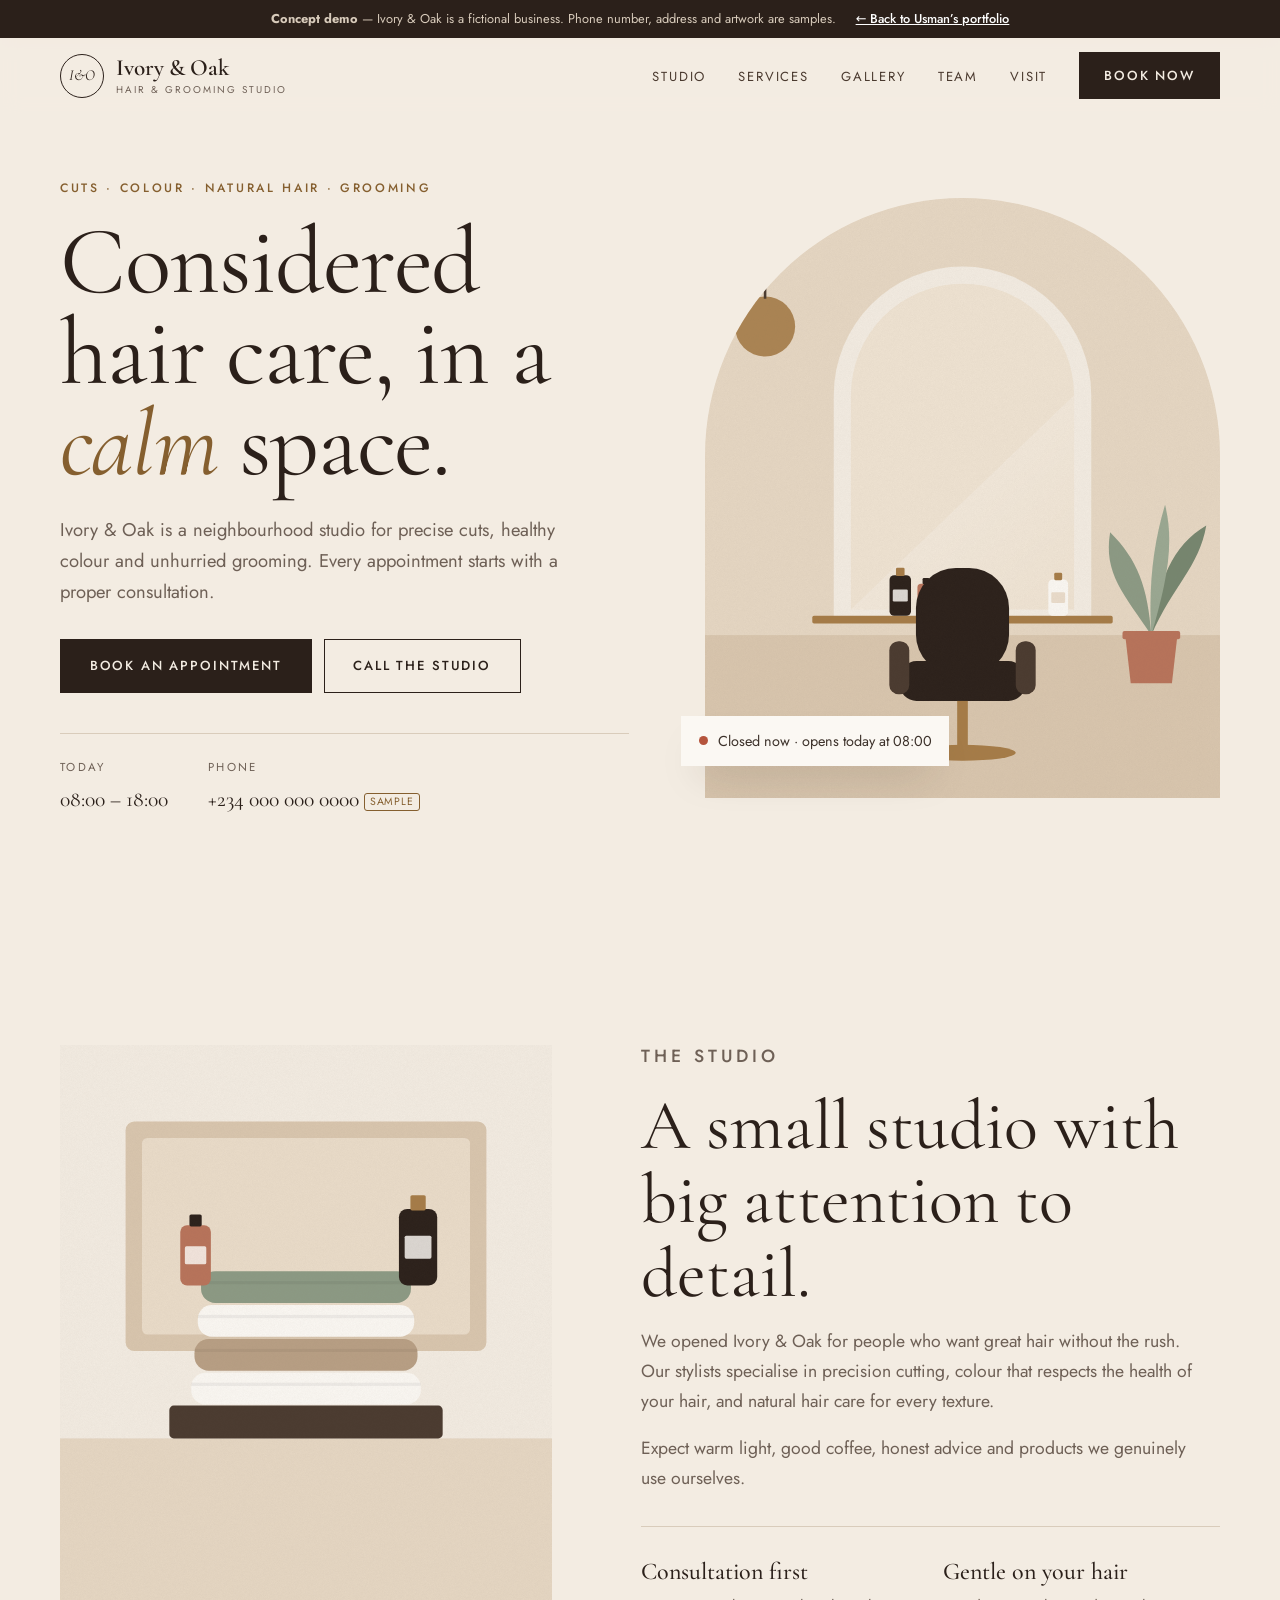
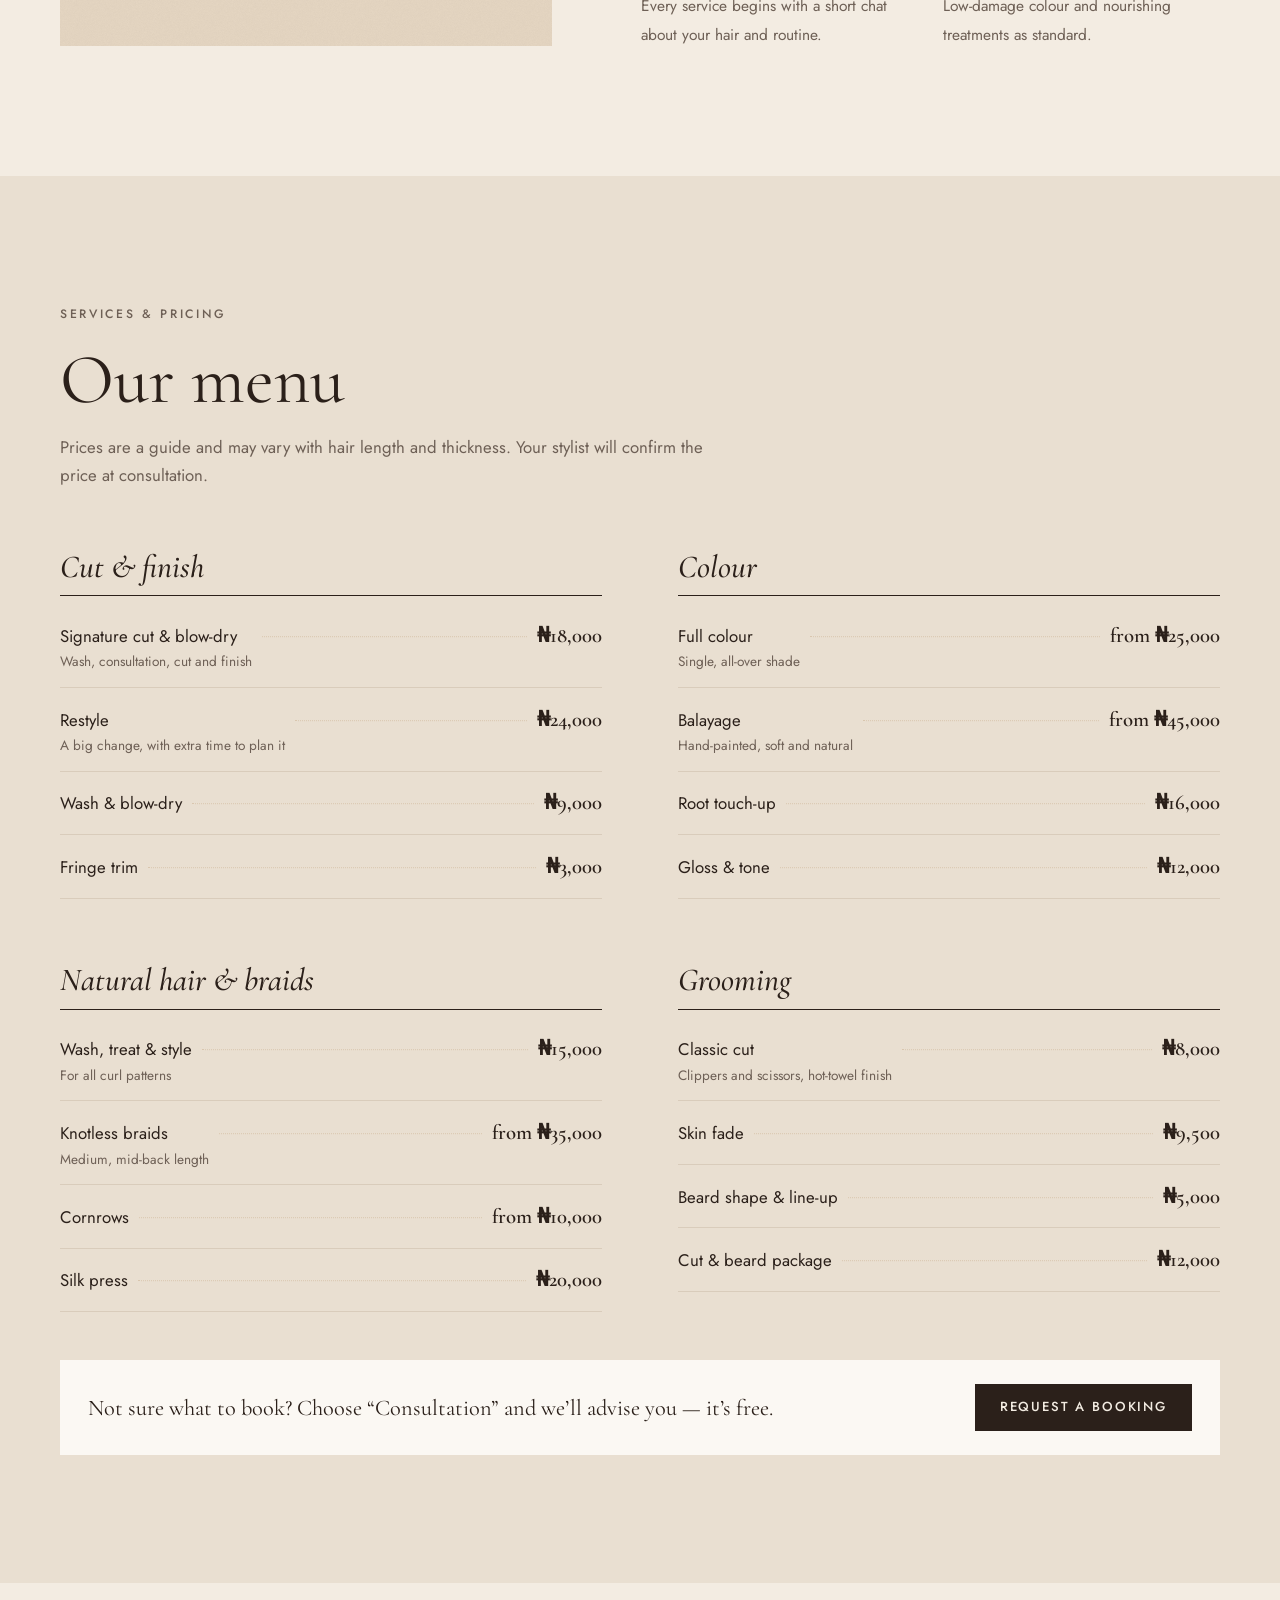
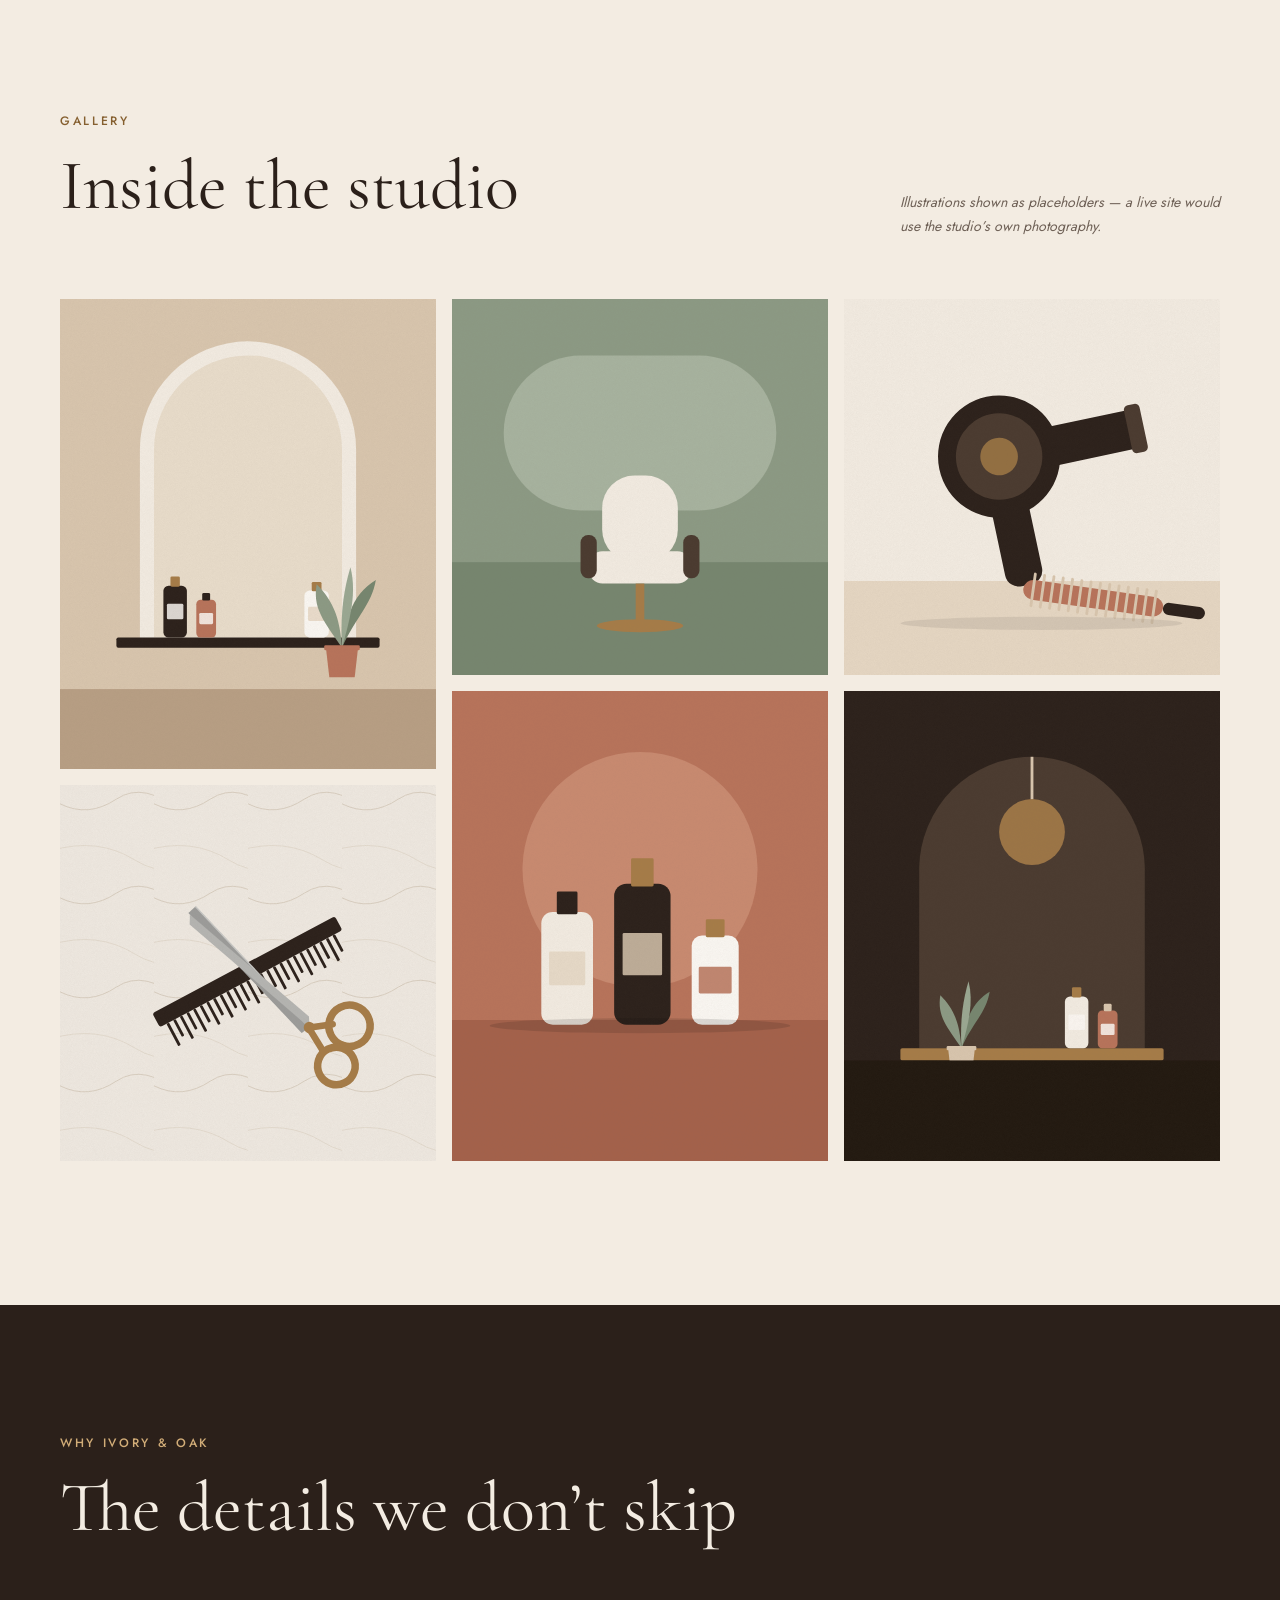
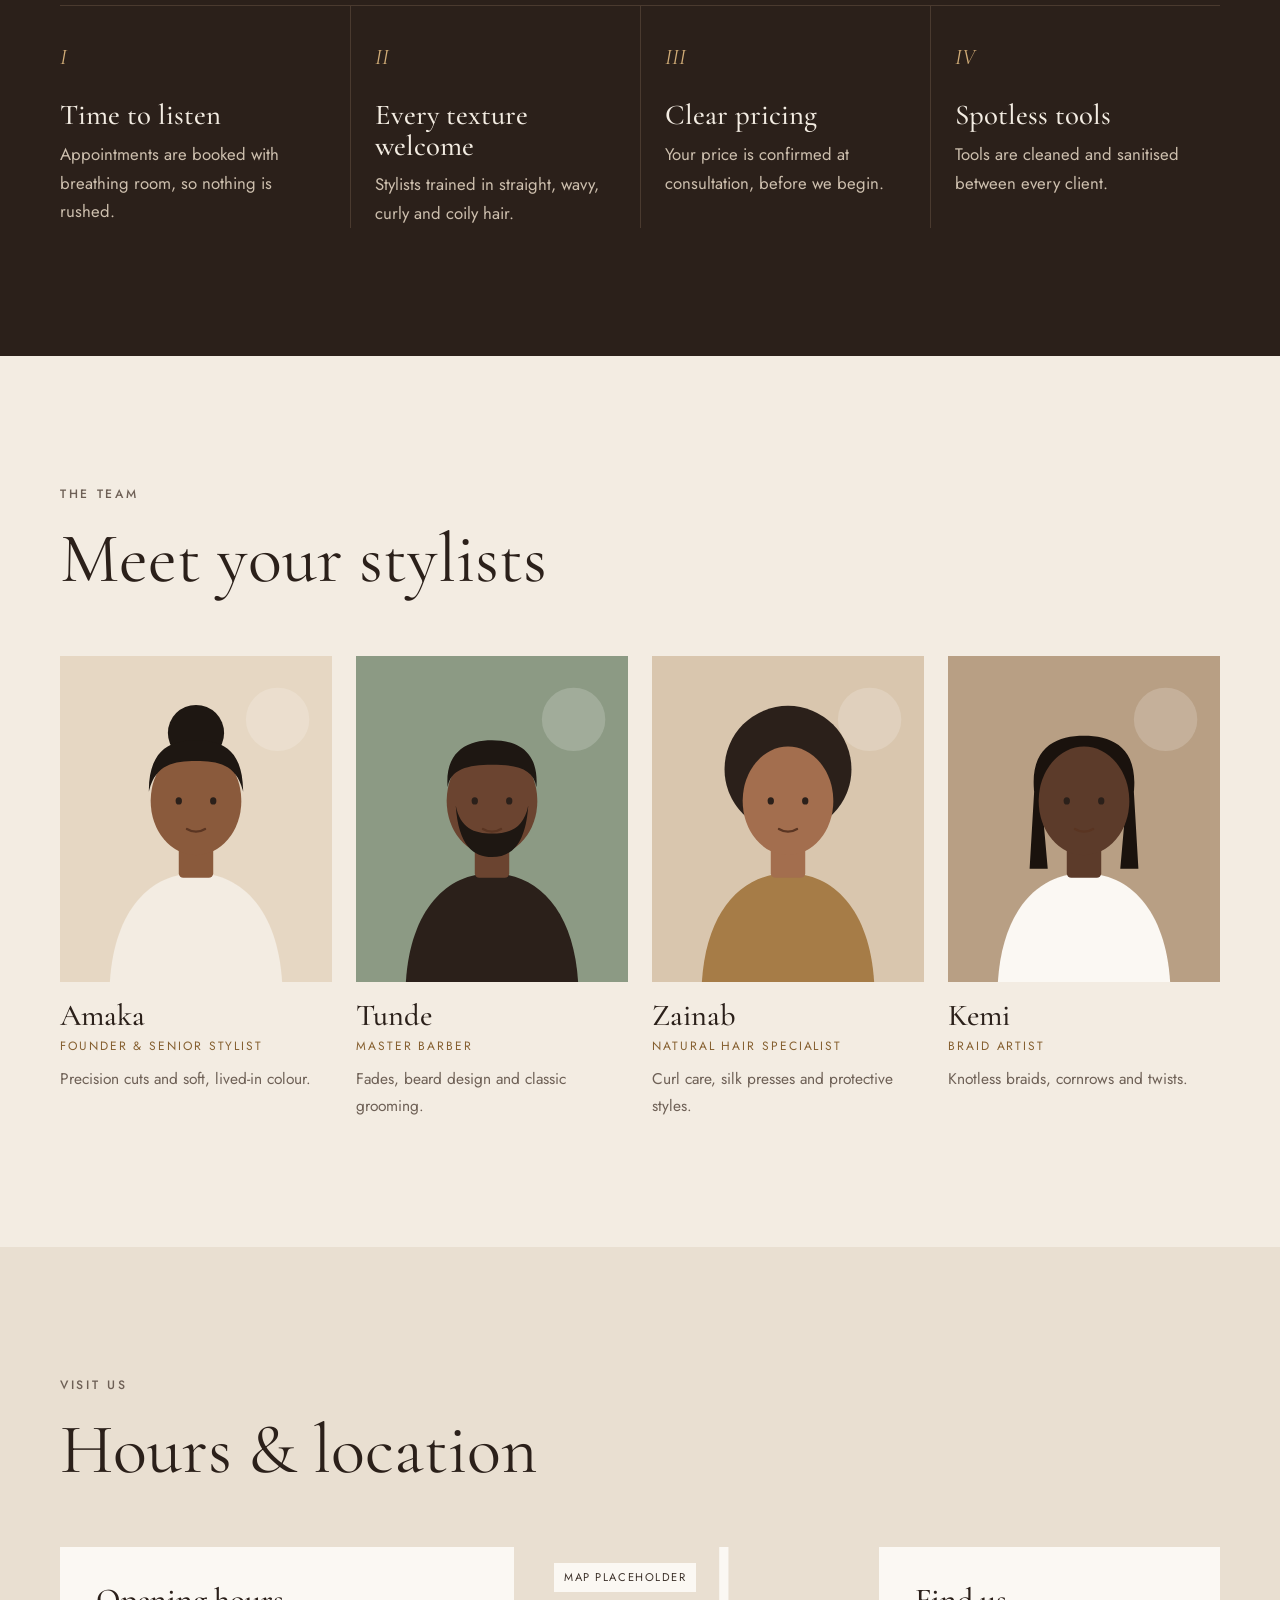
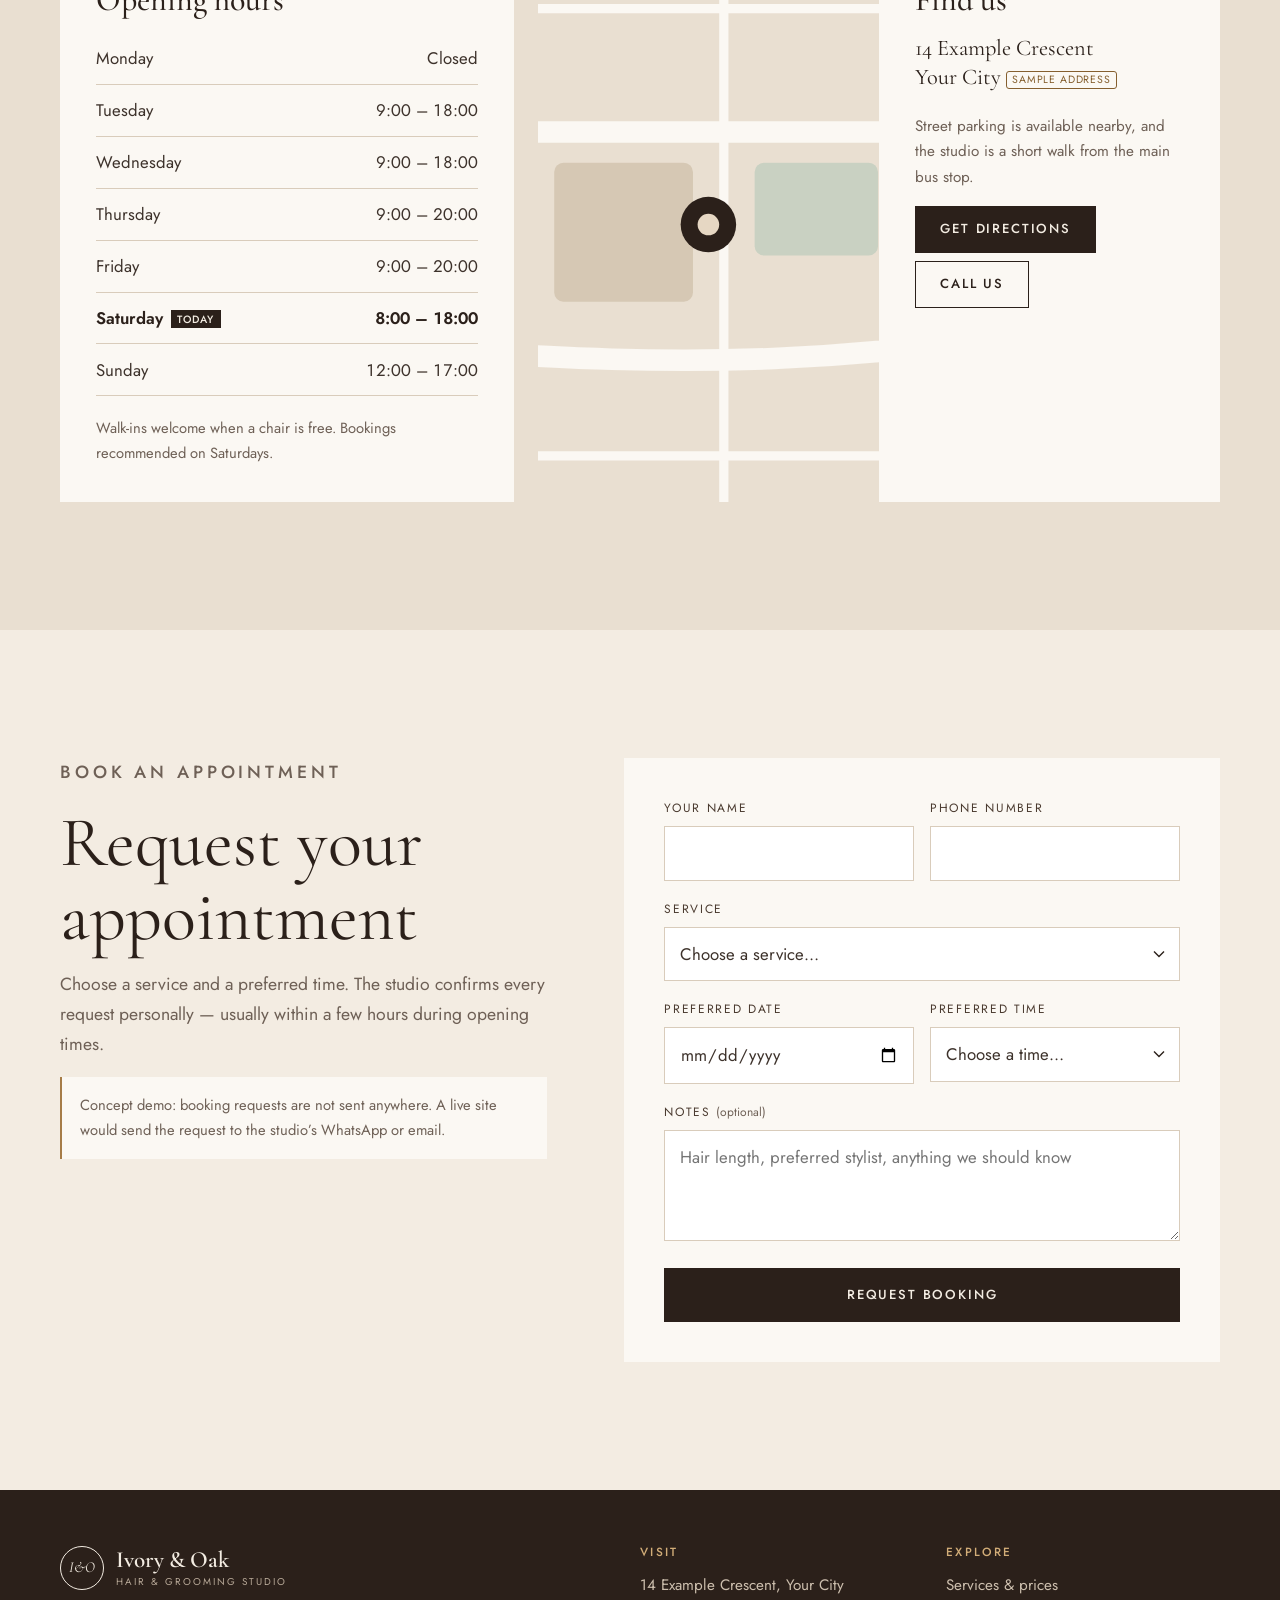
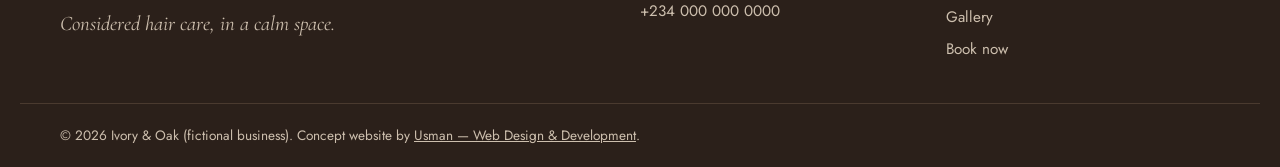
<file: freelance-websites/demos/small-business/index.html>
<!doctype html>
<html lang="en">
<head>
  <meta charset="utf-8">
  <meta name="viewport" content="width=device-width, initial-scale=1">
  <title>Ivory &amp; Oak — Hair &amp; Grooming Studio (Concept Demo)</title>
  <meta name="description" content="Concept demo: Ivory & Oak is a fictional hair and grooming studio. Small business website designed and built by Usman — Web Design & Development.">
  <meta name="robots" content="noindex, follow">
  <meta name="theme-color" content="#F3ECE2">
  <meta property="og:type" content="website">
  <meta property="og:title" content="Ivory &amp; Oak — Hair &amp; Grooming Studio (Concept Demo)">
  <meta property="og:description" content="A concept small business website by Usman — Web Design & Development.">
  <link rel="icon" href="data:image/svg+xml,%3Csvg xmlns='http://www.w3.org/2000/svg' viewBox='0 0 32 32'%3E%3Crect width='32' height='32' rx='16' fill='%232B201A'/%3E%3Ctext x='16' y='22' font-family='Georgia' font-size='16' fill='%23E6D7C3' text-anchor='middle'%3EI%26amp;O%3C/text%3E%3C/svg%3E">
  <link rel="preload" href="assets/fonts/cormorant-garamond-latin-wght-normal.woff2" as="font" type="font/woff2" crossorigin>
  <link rel="stylesheet" href="css/style.css">
  <script>document.documentElement.classList.add('js');</script>
</head>
<body>
  <a class="skip-link" href="#main">Skip to content</a>

  <aside class="demo-bar" aria-label="Concept demo notice">
    <p><strong>Concept demo</strong> — Ivory &amp; Oak is a fictional business. Phone number, address and artwork are samples.</p>
    <a href="../../index.html#work">← Back to Usman’s portfolio</a>
  </aside>

  <header class="header" data-header>
    <div class="wrap header-row">
      <a class="logo" href="#top"><span class="logo-mark" aria-hidden="true">I&amp;O</span><span class="logo-text">Ivory &amp; Oak<small>Hair &amp; Grooming Studio</small></span></a>
      <nav class="nav" id="nav" aria-label="Main">
        <ul>
          <li><a href="#about">Studio</a></li>
          <li><a href="#services">Services</a></li>
          <li><a href="#gallery">Gallery</a></li>
          <li><a href="#team">Team</a></li>
          <li><a href="#visit">Visit</a></li>
        </ul>
      </nav>
      <a class="btn btn-dark header-book" href="#booking">Book now</a>
      <button class="menu-toggle" type="button" aria-expanded="false" aria-controls="nav" data-menu>
        <span class="sr-only">Menu</span><span class="bars" aria-hidden="true"></span>
      </button>
    </div>
  </header>

  <main id="main">
    <!-- 1. Hero -->
    <section class="hero" id="top" aria-labelledby="hero-title">
      <div class="wrap hero-grid">
        <div class="hero-copy">
          <p class="overline">Cuts · Colour · Natural hair · Grooming</p>
          <h1 id="hero-title">Considered hair care, in a <em>calm</em> space.</h1>
          <p class="hero-text">Ivory &amp; Oak is a neighbourhood studio for precise cuts, healthy colour and unhurried grooming. Every appointment starts with a proper consultation.</p>
          <div class="hero-actions">
            <a class="btn btn-dark btn-lg" href="#booking">Book an appointment</a>
            <a class="btn btn-line btn-lg" href="tel:+2340000000000" data-sample-call>Call the studio</a>
          </div>
          <dl class="hero-facts">
            <div><dt>Today</dt><dd data-today-hours>Open daily · see hours</dd></div>
            <div><dt>Phone</dt><dd><a href="tel:+2340000000000" data-sample-call>+234 000 000 0000</a> <span class="sample">sample</span></dd></div>
          </dl>
        </div>
        <figure class="hero-art">
          <img src="assets/img/hero.svg" width="1200" height="1400" alt="Illustration of a calm salon interior with an arched mirror, styling chair and plant" fetchpriority="high">
          <figcaption class="status-chip" data-open-status aria-live="polite">Checking opening hours…</figcaption>
        </figure>
      </div>
    </section>

    <!-- 2. About -->
    <section class="section" id="about" aria-labelledby="about-title">
      <div class="wrap about-grid">
        <img class="about-img" src="assets/img/about.svg" width="900" height="1100" loading="lazy" alt="Illustration of folded towels, a basin and hair-care bottles on a shelf">
        <div class="about-copy">
          <p class="overline">The studio</p>
          <h2 id="about-title">A small studio with big attention to detail.</h2>
          <p>We opened Ivory &amp; Oak for people who want great hair without the rush. Our stylists specialise in precision cutting, colour that respects the health of your hair, and natural hair care for every texture.</p>
          <p>Expect warm light, good coffee, honest advice and products we genuinely use ourselves.</p>
          <ul class="about-points">
            <li><strong>Consultation first</strong><span>Every service begins with a short chat about your hair and routine.</span></li>
            <li><strong>Gentle on your hair</strong><span>Low-damage colour and nourishing treatments as standard.</span></li>
          </ul>
        </div>
      </div>
    </section>

    <!-- 3. Services -->
    <section class="section section-sand" id="services" aria-labelledby="services-title">
      <div class="wrap">
        <div class="section-head">
          <p class="overline">Services &amp; pricing</p>
          <h2 id="services-title">Our menu</h2>
          <p>Prices are a guide and may vary with hair length and thickness. Your stylist will confirm the price at consultation.</p>
        </div>
        <div class="menu-grid">
          <div class="menu-col">
            <h3>Cut &amp; finish</h3>
            <ul class="price-list">
              <li><span class="item">Signature cut &amp; blow-dry<small>Wash, consultation, cut and finish</small></span><span class="lead" aria-hidden="true"></span><span class="cost">₦18,000</span></li>
              <li><span class="item">Restyle<small>A big change, with extra time to plan it</small></span><span class="lead" aria-hidden="true"></span><span class="cost">₦24,000</span></li>
              <li><span class="item">Wash &amp; blow-dry</span><span class="lead" aria-hidden="true"></span><span class="cost">₦9,000</span></li>
              <li><span class="item">Fringe trim</span><span class="lead" aria-hidden="true"></span><span class="cost">₦3,000</span></li>
            </ul>
          </div>
          <div class="menu-col">
            <h3>Colour</h3>
            <ul class="price-list">
              <li><span class="item">Full colour<small>Single, all-over shade</small></span><span class="lead" aria-hidden="true"></span><span class="cost">from ₦25,000</span></li>
              <li><span class="item">Balayage<small>Hand-painted, soft and natural</small></span><span class="lead" aria-hidden="true"></span><span class="cost">from ₦45,000</span></li>
              <li><span class="item">Root touch-up</span><span class="lead" aria-hidden="true"></span><span class="cost">₦16,000</span></li>
              <li><span class="item">Gloss &amp; tone</span><span class="lead" aria-hidden="true"></span><span class="cost">₦12,000</span></li>
            </ul>
          </div>
          <div class="menu-col">
            <h3>Natural hair &amp; braids</h3>
            <ul class="price-list">
              <li><span class="item">Wash, treat &amp; style<small>For all curl patterns</small></span><span class="lead" aria-hidden="true"></span><span class="cost">₦15,000</span></li>
              <li><span class="item">Knotless braids<small>Medium, mid-back length</small></span><span class="lead" aria-hidden="true"></span><span class="cost">from ₦35,000</span></li>
              <li><span class="item">Cornrows</span><span class="lead" aria-hidden="true"></span><span class="cost">from ₦10,000</span></li>
              <li><span class="item">Silk press</span><span class="lead" aria-hidden="true"></span><span class="cost">₦20,000</span></li>
            </ul>
          </div>
          <div class="menu-col">
            <h3>Grooming</h3>
            <ul class="price-list">
              <li><span class="item">Classic cut<small>Clippers and scissors, hot-towel finish</small></span><span class="lead" aria-hidden="true"></span><span class="cost">₦8,000</span></li>
              <li><span class="item">Skin fade</span><span class="lead" aria-hidden="true"></span><span class="cost">₦9,500</span></li>
              <li><span class="item">Beard shape &amp; line-up</span><span class="lead" aria-hidden="true"></span><span class="cost">₦5,000</span></li>
              <li><span class="item">Cut &amp; beard package</span><span class="lead" aria-hidden="true"></span><span class="cost">₦12,000</span></li>
            </ul>
          </div>
        </div>
        <div class="menu-cta">
          <p>Not sure what to book? Choose “Consultation” and we’ll advise you — it’s free.</p>
          <a class="btn btn-dark" href="#booking">Request a booking</a>
        </div>
      </div>
    </section>

    <!-- 4. Gallery -->
    <section class="section" id="gallery" aria-labelledby="gallery-title">
      <div class="wrap">
        <div class="section-head section-head-row">
          <div>
            <p class="overline">Gallery</p>
            <h2 id="gallery-title">Inside the studio</h2>
          </div>
          <p class="note">Illustrations shown as placeholders — a live site would use the studio’s own photography.</p>
        </div>
        <ul class="gallery" data-gallery>
          <li class="g-tall"><button type="button" data-index="0"><img src="assets/img/gallery-1.svg" width="800" height="1000" loading="lazy" alt="Arched mirror above a shelf of hair products and a potted plant"></button></li>
          <li><button type="button" data-index="1"><img src="assets/img/gallery-2.svg" width="800" height="800" loading="lazy" alt="Brass scissors and a cutting comb on a marble surface"></button></li>
          <li><button type="button" data-index="2"><img src="assets/img/gallery-3.svg" width="800" height="800" loading="lazy" alt="Cream styling chair against a sage green wall"></button></li>
          <li class="g-tall"><button type="button" data-index="3"><img src="assets/img/gallery-4.svg" width="800" height="1000" loading="lazy" alt="Three hair-care bottles on a terracotta background"></button></li>
          <li><button type="button" data-index="4"><img src="assets/img/gallery-5.svg" width="800" height="800" loading="lazy" alt="Hair dryer and round brush on a cream surface"></button></li>
          <li class="g-tall"><button type="button" data-index="5"><img src="assets/img/gallery-6.svg" width="800" height="1000" loading="lazy" alt="Evening view of a styling station with a brass pendant lamp"></button></li>
        </ul>
      </div>
    </section>

    <!-- 5. Why choose us -->
    <section class="section section-dark" aria-labelledby="why-title">
      <div class="wrap">
        <div class="section-head">
          <p class="overline">Why Ivory &amp; Oak</p>
          <h2 id="why-title">The details we don’t skip</h2>
        </div>
        <ul class="why">
          <li><span class="why-n">I</span><h3>Time to listen</h3><p>Appointments are booked with breathing room, so nothing is rushed.</p></li>
          <li><span class="why-n">II</span><h3>Every texture welcome</h3><p>Stylists trained in straight, wavy, curly and coily hair.</p></li>
          <li><span class="why-n">III</span><h3>Clear pricing</h3><p>Your price is confirmed at consultation, before we begin.</p></li>
          <li><span class="why-n">IV</span><h3>Spotless tools</h3><p>Tools are cleaned and sanitised between every client.</p></li>
        </ul>
      </div>
    </section>

    <!-- 6. Team -->
    <section class="section" id="team" aria-labelledby="team-title">
      <div class="wrap">
        <div class="section-head">
          <p class="overline">The team</p>
          <h2 id="team-title">Meet your stylists</h2>
        </div>
        <ul class="team">
          <li><img src="assets/img/team-1.svg" width="600" height="720" loading="lazy" alt="Illustrated portrait of Amaka"><h3>Amaka</h3><p class="role">Founder &amp; senior stylist</p><p>Precision cuts and soft, lived-in colour.</p></li>
          <li><img src="assets/img/team-2.svg" width="600" height="720" loading="lazy" alt="Illustrated portrait of Tunde"><h3>Tunde</h3><p class="role">Master barber</p><p>Fades, beard design and classic grooming.</p></li>
          <li><img src="assets/img/team-3.svg" width="600" height="720" loading="lazy" alt="Illustrated portrait of Zainab"><h3>Zainab</h3><p class="role">Natural hair specialist</p><p>Curl care, silk presses and protective styles.</p></li>
          <li><img src="assets/img/team-4.svg" width="600" height="720" loading="lazy" alt="Illustrated portrait of Kemi"><h3>Kemi</h3><p class="role">Braid artist</p><p>Knotless braids, cornrows and twists.</p></li>
        </ul>
      </div>
    </section>

    <!-- 7 & 8. Hours + Location -->
    <section class="section section-sand" id="visit" aria-labelledby="visit-title">
      <div class="wrap">
        <div class="section-head">
          <p class="overline">Visit us</p>
          <h2 id="visit-title">Hours &amp; location</h2>
        </div>
        <div class="visit-grid">
          <div class="hours-card">
            <h3>Opening hours</h3>
            <table class="hours" data-hours>
              <caption class="sr-only">Opening hours by day</caption>
              <tbody>
                <tr data-day="1"><th scope="row">Monday</th><td>Closed</td></tr>
                <tr data-day="2"><th scope="row">Tuesday</th><td>9:00 – 18:00</td></tr>
                <tr data-day="3"><th scope="row">Wednesday</th><td>9:00 – 18:00</td></tr>
                <tr data-day="4"><th scope="row">Thursday</th><td>9:00 – 20:00</td></tr>
                <tr data-day="5"><th scope="row">Friday</th><td>9:00 – 20:00</td></tr>
                <tr data-day="6"><th scope="row">Saturday</th><td>8:00 – 18:00</td></tr>
                <tr data-day="0"><th scope="row">Sunday</th><td>12:00 – 17:00</td></tr>
              </tbody>
            </table>
            <p class="hours-note">Walk-ins welcome when a chair is free. Bookings recommended on Saturdays.</p>
          </div>
          <div class="map-card">
            <div class="map-placeholder" role="img" aria-label="Map placeholder. A live site would show an embedded map of the studio location.">
              <svg viewBox="0 0 600 360" aria-hidden="true" preserveAspectRatio="xMidYMid slice"><rect width="600" height="360" fill="#E9DFD1"/><g stroke="#FBF8F3" stroke-width="14" fill="none"><path d="M-10 120 H610"/><path d="M-10 260 C150 250 300 300 610 230"/><path d="M180 -10 V370"/><path d="M430 -10 C420 120 460 240 440 370"/></g><g stroke="#FBF8F3" stroke-width="6" fill="none"><path d="M-10 40 H610"/><path d="M80 -10 V370"/><path d="M310 -10 V370"/><path d="M-10 330 H610"/></g><rect x="200" y="140" width="90" height="90" rx="6" fill="#D6C8B4"/><rect x="330" y="140" width="80" height="60" rx="6" fill="#C9D1C2"/><circle cx="300" cy="180" r="18" fill="#2B201A"/><circle cx="300" cy="180" r="7" fill="#E6D7C3"/></svg>
              <span class="map-label">Map placeholder</span>
            </div>
            <div class="address">
              <h3>Find us</h3>
              <p>14 Example Crescent<br>Your City <span class="sample">sample address</span></p>
              <p class="directions">Street parking is available nearby, and the studio is a short walk from the main bus stop.</p>
              <div class="address-actions">
                <a class="btn btn-dark" href="#" data-demo-directions>Get directions</a>
                <a class="btn btn-line" href="tel:+2340000000000" data-sample-call>Call us</a>
              </div>
            </div>
          </div>
        </div>
      </div>
    </section>

    <!-- 9. Booking -->
    <section class="section booking" id="booking" aria-labelledby="booking-title">
      <div class="wrap booking-grid">
        <div class="booking-intro">
          <p class="overline">Book an appointment</p>
          <h2 id="booking-title">Request your appointment</h2>
          <p>Choose a service and a preferred time. The studio confirms every request personally — usually within a few hours during opening times.</p>
          <p class="booking-demo-note" data-booking-mode>Concept demo: booking requests are not sent anywhere. A live site would send the request to the studio’s WhatsApp or email.</p>
        </div>
        <form class="booking-form" data-booking novalidate>
          <div class="f-row">
            <div class="f">
              <label for="b-name">Your name</label>
              <input id="b-name" name="name" autocomplete="name" required maxlength="80">
            </div>
            <div class="f">
              <label for="b-phone">Phone number</label>
              <input id="b-phone" name="phone" type="tel" autocomplete="tel" required maxlength="20" inputmode="tel">
            </div>
          </div>
          <div class="f">
            <label for="b-service">Service</label>
            <select id="b-service" name="service" required>
              <option value="">Choose a service…</option>
              <option>Consultation (free)</option>
              <optgroup label="Cut &amp; finish"><option>Signature cut &amp; blow-dry</option><option>Restyle</option><option>Wash &amp; blow-dry</option></optgroup>
              <optgroup label="Colour"><option>Full colour</option><option>Balayage</option><option>Root touch-up</option></optgroup>
              <optgroup label="Natural hair &amp; braids"><option>Wash, treat &amp; style</option><option>Knotless braids</option><option>Silk press</option></optgroup>
              <optgroup label="Grooming"><option>Classic cut</option><option>Skin fade</option><option>Cut &amp; beard package</option></optgroup>
            </select>
          </div>
          <div class="f-row">
            <div class="f">
              <label for="b-date">Preferred date</label>
              <input id="b-date" name="date" type="date" required>
            </div>
            <div class="f">
              <label for="b-time">Preferred time</label>
              <select id="b-time" name="time" required>
                <option value="">Choose a time…</option>
                <option>Morning (9–12)</option>
                <option>Afternoon (12–15)</option>
                <option>Late afternoon (15–18)</option>
                <option>Evening (Thu–Fri, 18–20)</option>
              </select>
            </div>
          </div>
          <div class="f">
            <label for="b-notes">Notes <span class="opt">(optional)</span></label>
            <textarea id="b-notes" name="notes" rows="3" maxlength="500" placeholder="Hair length, preferred stylist, anything we should know"></textarea>
          </div>
          <button class="btn btn-dark btn-lg btn-full" type="submit">Request booking</button>
          <div class="booking-result" role="status" aria-live="polite" data-booking-result></div>
        </form>
      </div>
    </section>
  </main>

  <!-- 10. Footer -->
  <footer class="footer">
    <div class="wrap footer-grid">
      <div>
        <a class="logo logo-light" href="#top"><span class="logo-mark" aria-hidden="true">I&amp;O</span><span class="logo-text">Ivory &amp; Oak<small>Hair &amp; Grooming Studio</small></span></a>
        <p class="footer-tag">Considered hair care, in a calm space.</p>
      </div>
      <div>
        <h2>Visit</h2>
        <p>14 Example Crescent, Your City<br><a href="tel:+2340000000000" data-sample-call>+234 000 000 0000</a></p>
      </div>
      <div>
        <h2>Explore</h2>
        <ul><li><a href="#services">Services &amp; prices</a></li><li><a href="#gallery">Gallery</a></li><li><a href="#booking">Book now</a></li></ul>
      </div>
    </div>
    <div class="wrap footer-bottom">
      <p>© <span data-year>2026</span> Ivory &amp; Oak (fictional business). Concept website by <a href="../../index.html">Usman — Web Design &amp; Development</a>.</p>
    </div>
  </footer>

  <!-- Gallery lightbox -->
  <dialog class="lightbox" data-lightbox aria-label="Gallery image viewer">
    <figure>
      <img alt="" data-lb-img>
      <figcaption data-lb-caption></figcaption>
    </figure>
    <button class="lb-btn lb-close" type="button" data-lb-close aria-label="Close gallery">×</button>
    <button class="lb-btn lb-prev" type="button" data-lb-prev aria-label="Previous image">‹</button>
    <button class="lb-btn lb-next" type="button" data-lb-next aria-label="Next image">›</button>
  </dialog>

  <div class="toast" role="status" aria-live="polite" data-toast></div>
  <script src="js/main.js" defer></script>
</body>
</html>
</file>
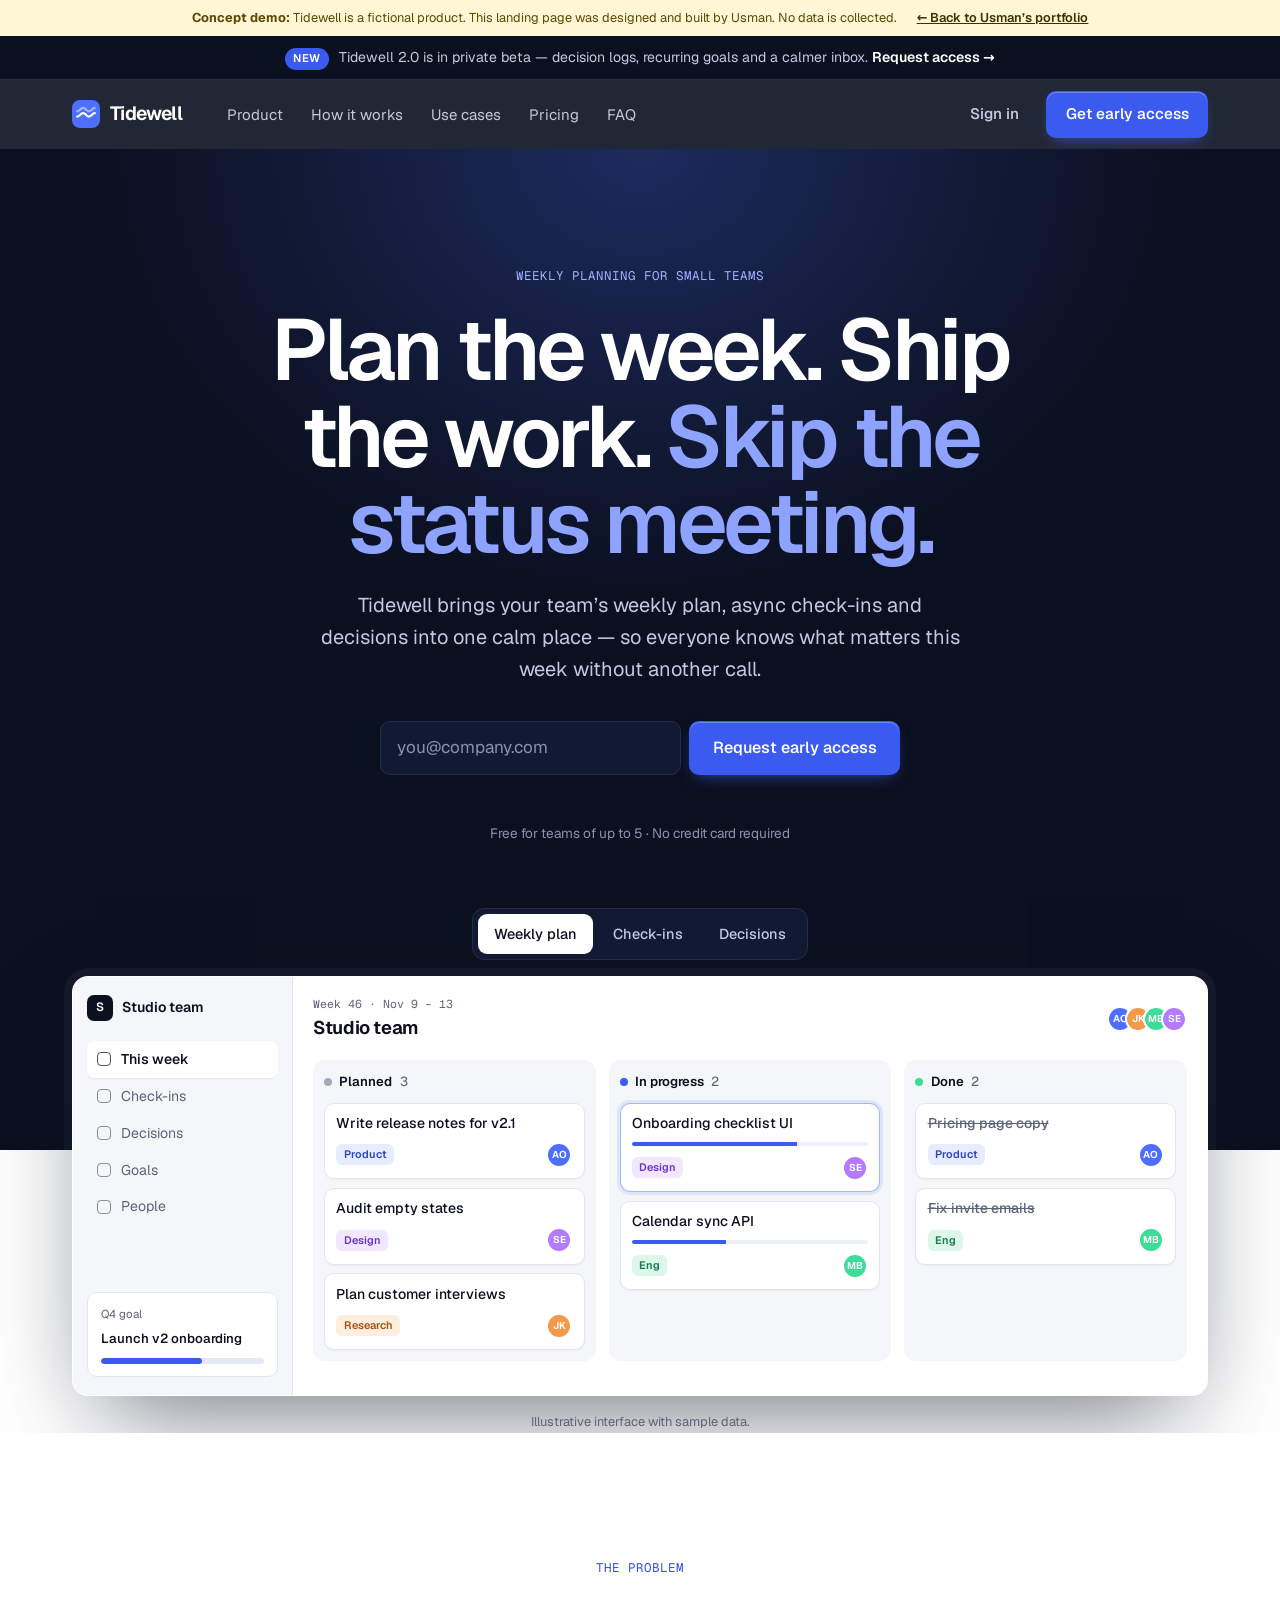
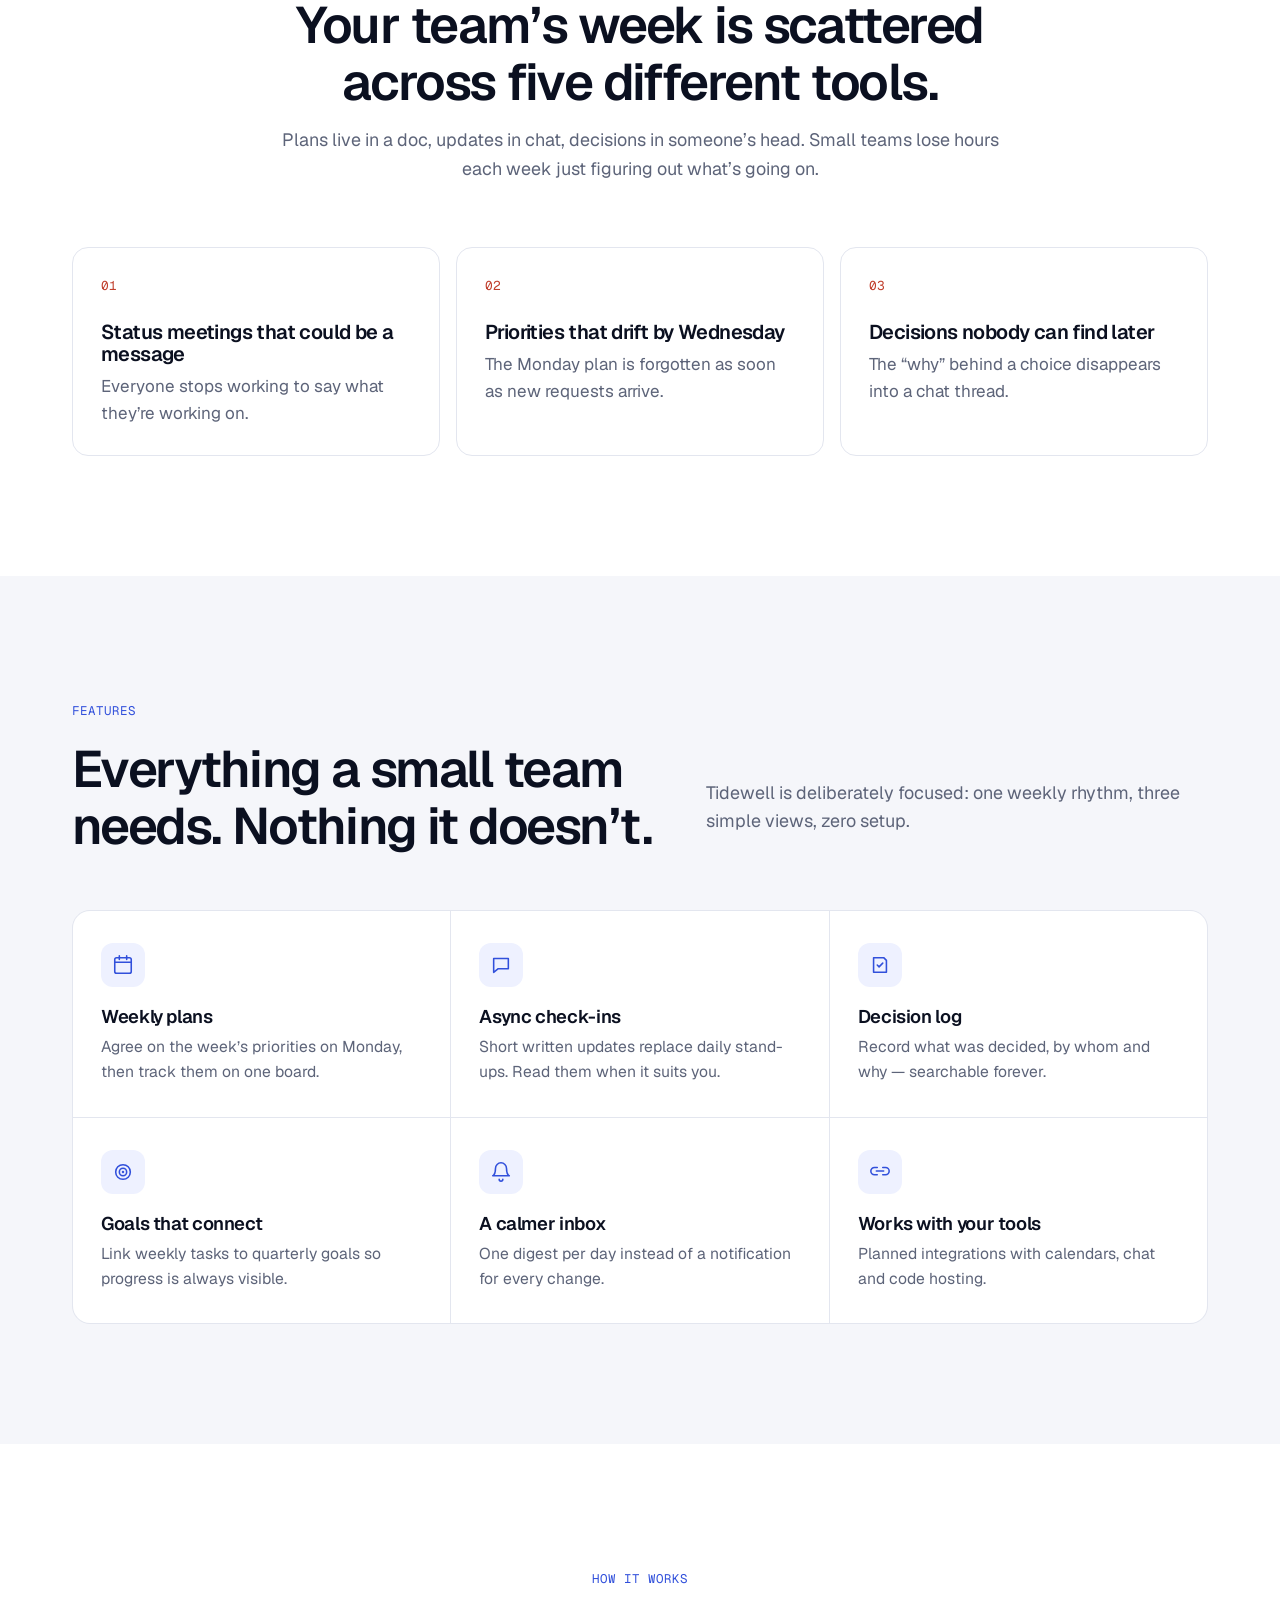
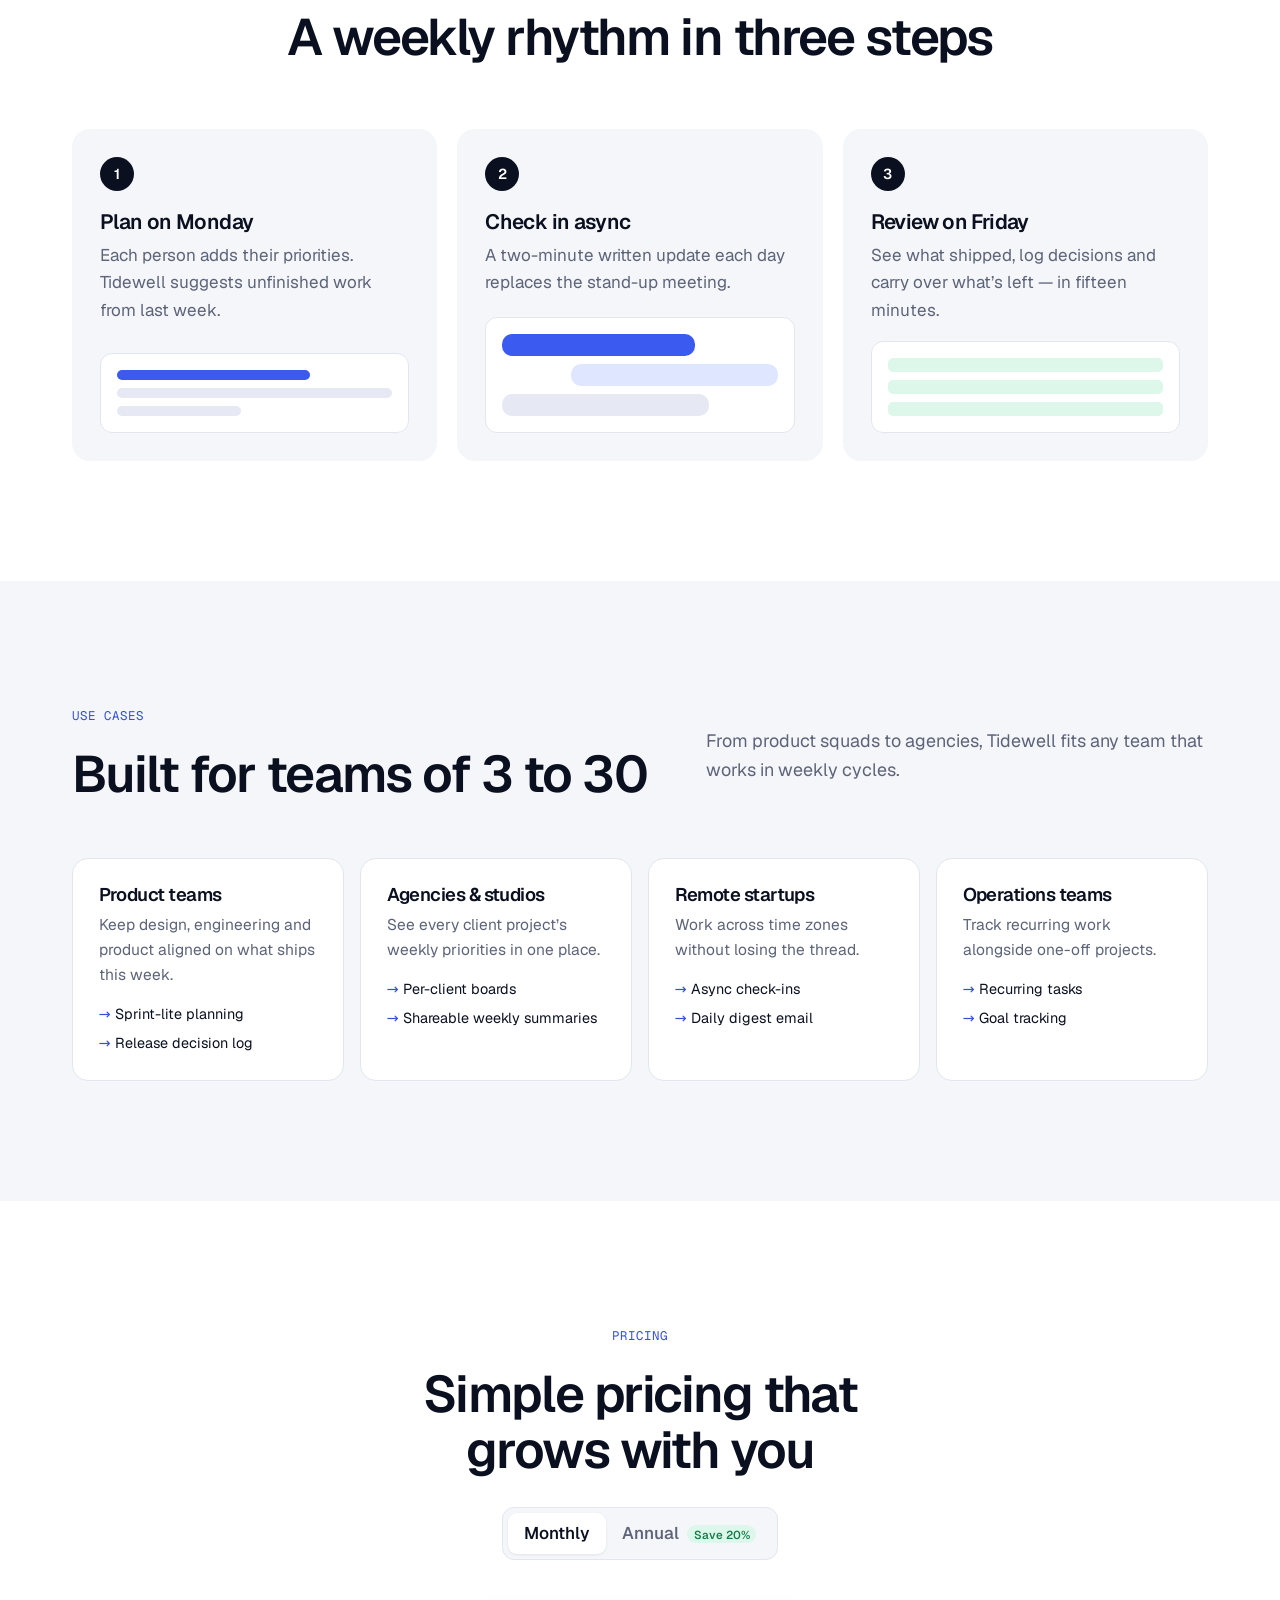
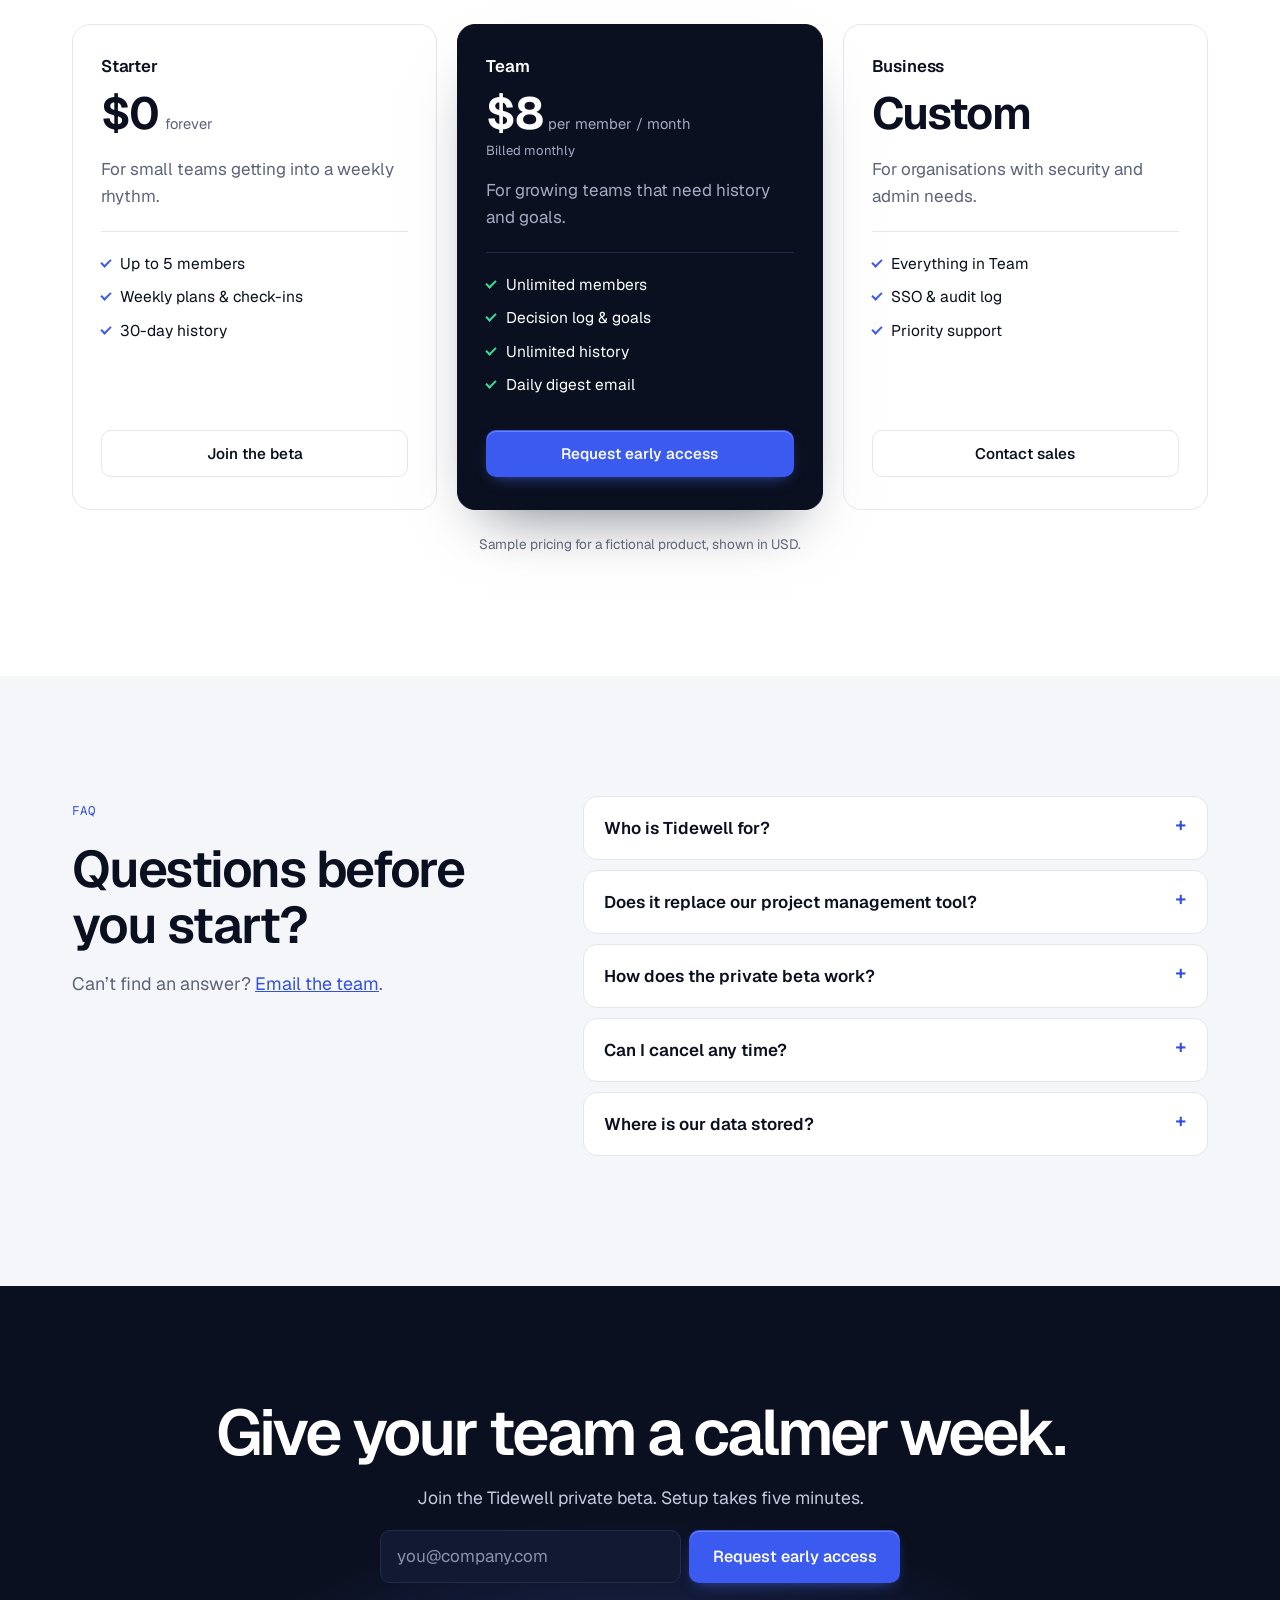
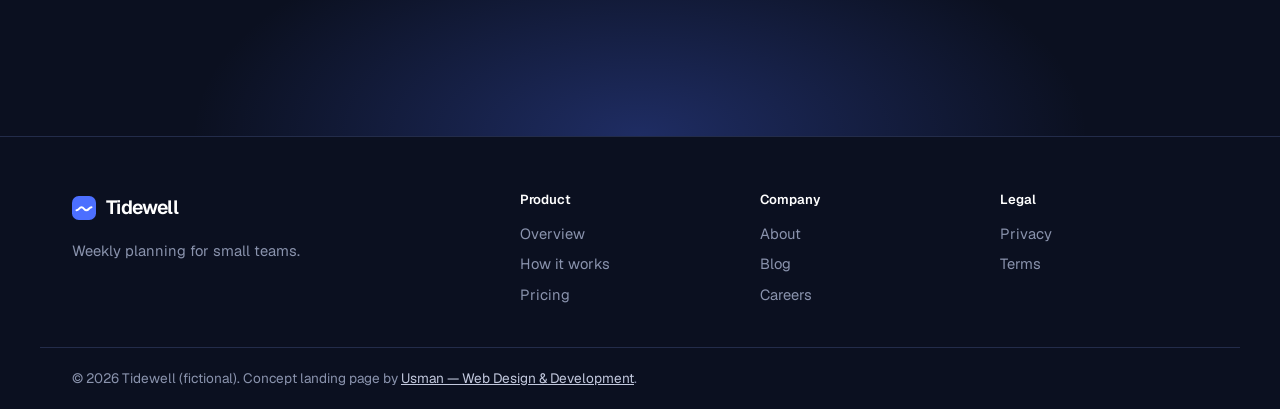
<file: freelance-websites/demos/startup-landing/index.html>
<!doctype html>
<html lang="en">
<head>
  <meta charset="utf-8">
  <meta name="viewport" content="width=device-width, initial-scale=1">
  <title>Tidewell — Weekly planning for small teams (Concept Demo)</title>
  <meta name="description" content="Concept demo: Tidewell is a fictional weekly-planning tool. Landing page designed and built by Usman — Web Design & Development.">
  <meta name="robots" content="noindex, follow">
  <meta name="theme-color" content="#0B1020">
  <meta property="og:type" content="website">
  <meta property="og:title" content="Tidewell — Weekly planning for small teams (Concept Demo)">
  <meta property="og:description" content="A concept SaaS landing page by Usman — Web Design & Development.">
  <link rel="icon" href="assets/img/logo-mark.svg" type="image/svg+xml">
  <link rel="preload" href="assets/fonts/geist-latin-wght-normal.woff2" as="font" type="font/woff2" crossorigin>
  <link rel="stylesheet" href="css/style.css">
  <script>document.documentElement.classList.add('js');</script>
</head>
<body>
  <a class="skip-link" href="#main">Skip to content</a>

  <aside class="demo-bar" aria-label="Concept demo notice">
    <p><strong>Concept demo:</strong> Tidewell is a fictional product. This landing page was designed and built by Usman. No data is collected.</p>
    <a href="../../index.html#work">← Back to Usman’s portfolio</a>
  </aside>

  <!-- 1. Announcement -->
  <aside class="announce" aria-label="Announcement">
    <p><span class="pill">New</span> Tidewell 2.0 is in private beta — decision logs, recurring goals and a calmer inbox. <a href="#early-access">Request access <span aria-hidden="true">→</span></a></p>
  </aside>

  <!-- 2. Navigation -->
  <header class="header" data-header>
    <div class="container header-row">
      <a class="logo" href="#top" aria-label="Tidewell home">
        <svg width="28" height="28" viewBox="0 0 32 32" aria-hidden="true"><rect width="32" height="32" rx="9" fill="#4C6FFF"/><path d="M6 19c3.3 0 3.3-4 6.7-4s3.3 4 6.6 4 3.4-4 6.7-4" fill="none" stroke="#fff" stroke-width="2.6" stroke-linecap="round"/><path d="M6 13c3.3 0 3.3-4 6.7-4s3.3 4 6.6 4 3.4-4 6.7-4" fill="none" stroke="#fff" stroke-opacity=".5" stroke-width="2.6" stroke-linecap="round"/></svg>
        <span>Tidewell</span>
      </a>
      <nav class="nav" id="nav" aria-label="Main">
        <ul>
          <li><a href="#product">Product</a></li>
          <li><a href="#how">How it works</a></li>
          <li><a href="#use-cases">Use cases</a></li>
          <li><a href="#pricing">Pricing</a></li>
          <li><a href="#faq">FAQ</a></li>
        </ul>
        <div class="nav-actions">
          <a class="btn btn-quiet" href="#" data-demo="Sign in">Sign in</a>
          <a class="btn btn-primary" href="#early-access">Get early access</a>
        </div>
      </nav>
      <button class="burger" type="button" aria-expanded="false" aria-controls="nav" aria-label="Open menu" data-burger><span></span><span></span></button>
    </div>
  </header>

  <main id="main">
    <!-- 3. Hero -->
    <section class="hero" id="top" aria-labelledby="hero-title">
      <div class="container hero-inner">
        <p class="eyebrow">Weekly planning for small teams</p>
        <h1 id="hero-title">Plan the week. Ship the work. <span>Skip the status meeting.</span></h1>
        <p class="hero-sub">Tidewell brings your team’s weekly plan, async check-ins and decisions into one calm place — so everyone knows what matters this week without another call.</p>
        <form class="signup" data-signup novalidate>
          <label class="sr-only" for="hero-email">Work email</label>
          <input id="hero-email" type="email" name="email" placeholder="you@company.com" autocomplete="email" required>
          <button class="btn btn-primary btn-lg" type="submit">Request early access</button>
          <p class="signup-msg" role="status" aria-live="polite"></p>
        </form>
        <p class="hero-note">Free for teams of up to 5 · No credit card required</p>
      </div>

      <!-- 4. Product preview -->
      <div class="container preview-wrap" id="product">
        <div class="preview-tabs" role="tablist" aria-label="Product preview">
          <button role="tab" id="tab-plan" aria-controls="panel-plan" aria-selected="true" tabindex="0">Weekly plan</button>
          <button role="tab" id="tab-checkins" aria-controls="panel-checkins" aria-selected="false" tabindex="-1">Check-ins</button>
          <button role="tab" id="tab-decisions" aria-controls="panel-decisions" aria-selected="false" tabindex="-1">Decisions</button>
        </div>
        <div class="app" aria-label="Illustrative Tidewell app interface with sample data">
          <aside class="app-side" aria-hidden="true">
            <div class="ws"><span class="ws-icon">S</span><span>Studio team</span></div>
            <ul>
              <li class="on"><i></i>This week</li>
              <li><i></i>Check-ins</li>
              <li><i></i>Decisions</li>
              <li><i></i>Goals</li>
              <li><i></i>People</li>
            </ul>
            <div class="side-goal"><small>Q4 goal</small><strong>Launch v2 onboarding</strong><span class="bar"><span style="width:62%"></span></span></div>
          </aside>
          <div class="app-main">
            <div class="app-top">
              <div><p class="app-week">Week 46 · Nov 9 – 13</p><p class="app-title">Studio team</p></div>
              <div class="avatars" aria-hidden="true"><span style="--c:#4C6FFF">AO</span><span style="--c:#F2994A">JK</span><span style="--c:#3DDC97">MB</span><span style="--c:#B57BFF">SE</span></div>
            </div>

            <div class="panel" role="tabpanel" id="panel-plan" aria-labelledby="tab-plan" tabindex="0">
              <div class="board">
                <div class="col">
                  <p class="col-h"><span class="dot dot-grey"></span>Planned <em>3</em></p>
                  <div class="task"><p>Write release notes for v2.1</p><div class="task-f"><span class="tag t-blue">Product</span><span class="av" style="--c:#4C6FFF">AO</span></div></div>
                  <div class="task"><p>Audit empty states</p><div class="task-f"><span class="tag t-purple">Design</span><span class="av" style="--c:#B57BFF">SE</span></div></div>
                  <div class="task"><p>Plan customer interviews</p><div class="task-f"><span class="tag t-orange">Research</span><span class="av" style="--c:#F2994A">JK</span></div></div>
                </div>
                <div class="col">
                  <p class="col-h"><span class="dot dot-blue"></span>In progress <em>2</em></p>
                  <div class="task task-hi"><p>Onboarding checklist UI</p><div class="progress"><span style="width:70%"></span></div><div class="task-f"><span class="tag t-purple">Design</span><span class="av" style="--c:#B57BFF">SE</span></div></div>
                  <div class="task"><p>Calendar sync API</p><div class="progress"><span style="width:40%"></span></div><div class="task-f"><span class="tag t-green">Eng</span><span class="av" style="--c:#3DDC97">MB</span></div></div>
                </div>
                <div class="col">
                  <p class="col-h"><span class="dot dot-green"></span>Done <em>2</em></p>
                  <div class="task task-done"><p>Pricing page copy</p><div class="task-f"><span class="tag t-blue">Product</span><span class="av" style="--c:#4C6FFF">AO</span></div></div>
                  <div class="task task-done"><p>Fix invite emails</p><div class="task-f"><span class="tag t-green">Eng</span><span class="av" style="--c:#3DDC97">MB</span></div></div>
                </div>
              </div>
            </div>

            <div class="panel" role="tabpanel" id="panel-checkins" aria-labelledby="tab-checkins" tabindex="0" hidden>
              <ul class="checkins">
                <li><span class="av av-lg" style="--c:#B57BFF">SE</span><div><p class="ci-h"><strong>Sade E.</strong> <small>Today, 9:12</small></p><p>Checklist UI is 70% done. Need copy for step 3 by Wednesday — <span class="mention">@Ada</span> can you take a look?</p><span class="mood mood-good">On track</span></div></li>
                <li><span class="av av-lg" style="--c:#3DDC97">MB</span><div><p class="ci-h"><strong>Musa B.</strong> <small>Today, 8:40</small></p><p>Calendar sync is blocked on API keys. Working on invite email fixes meanwhile.</p><span class="mood mood-warn">Blocked</span></div></li>
                <li><span class="av av-lg" style="--c:#F2994A">JK</span><div><p class="ci-h"><strong>Joy K.</strong> <small>Yesterday</small></p><p>Shortlisted 6 people for interviews. Sending invites tomorrow.</p><span class="mood mood-good">On track</span></div></li>
              </ul>
            </div>

            <div class="panel" role="tabpanel" id="panel-decisions" aria-labelledby="tab-decisions" tabindex="0" hidden>
              <table class="decisions">
                <caption class="sr-only">Sample decision log</caption>
                <thead><tr><th scope="col">Decision</th><th scope="col">Owner</th><th scope="col">Status</th></tr></thead>
                <tbody>
                  <tr><td>Ship onboarding checklist before calendar sync</td><td><span class="av" style="--c:#4C6FFF">AO</span></td><td><span class="st st-ok">Agreed</span></td></tr>
                  <tr><td>Move weekly review to Friday mornings</td><td><span class="av" style="--c:#F2994A">JK</span></td><td><span class="st st-ok">Agreed</span></td></tr>
                  <tr><td>Use magic links instead of passwords</td><td><span class="av" style="--c:#3DDC97">MB</span></td><td><span class="st st-open">In review</span></td></tr>
                  <tr><td>Retire the old mobile beta</td><td><span class="av" style="--c:#B57BFF">SE</span></td><td><span class="st st-open">In review</span></td></tr>
                </tbody>
              </table>
            </div>
          </div>
        </div>
        <p class="preview-caption">Illustrative interface with sample data.</p>
      </div>
    </section>

    <!-- 5. Problem -->
    <section class="section" aria-labelledby="problem-title">
      <div class="container">
        <div class="head-center">
          <p class="eyebrow eyebrow-dark">The problem</p>
          <h2 id="problem-title">Your team’s week is scattered across five different tools.</h2>
          <p class="lede">Plans live in a doc, updates in chat, decisions in someone’s head. Small teams lose hours each week just figuring out what’s going on.</p>
        </div>
        <div class="problems">
          <article><span class="p-num">01</span><h3>Status meetings that could be a message</h3><p>Everyone stops working to say what they’re working on.</p></article>
          <article><span class="p-num">02</span><h3>Priorities that drift by Wednesday</h3><p>The Monday plan is forgotten as soon as new requests arrive.</p></article>
          <article><span class="p-num">03</span><h3>Decisions nobody can find later</h3><p>The “why” behind a choice disappears into a chat thread.</p></article>
        </div>
      </div>
    </section>

    <!-- 6. Features -->
    <section class="section section-soft" aria-labelledby="features-title">
      <div class="container">
        <div class="head-split">
          <div>
            <p class="eyebrow eyebrow-dark">Features</p>
            <h2 id="features-title">Everything a small team needs. Nothing it doesn’t.</h2>
          </div>
          <p class="lede">Tidewell is deliberately focused: one weekly rhythm, three simple views, zero setup.</p>
        </div>
        <div class="features">
          <article class="feature"><span class="f-icon" aria-hidden="true"><svg viewBox="0 0 24 24"><rect x="3" y="4" width="18" height="17" rx="2"/><path d="M3 9h18M8 2v4M16 2v4"/></svg></span><h3>Weekly plans</h3><p>Agree on the week’s priorities on Monday, then track them on one board.</p></article>
          <article class="feature"><span class="f-icon" aria-hidden="true"><svg viewBox="0 0 24 24"><path d="M4 5h16v11H9l-5 4z"/></svg></span><h3>Async check-ins</h3><p>Short written updates replace daily stand-ups. Read them when it suits you.</p></article>
          <article class="feature"><span class="f-icon" aria-hidden="true"><svg viewBox="0 0 24 24"><path d="M5 4h11l3 3v13H5z"/><path d="M9 12l2 2 4-4"/></svg></span><h3>Decision log</h3><p>Record what was decided, by whom and why — searchable forever.</p></article>
          <article class="feature"><span class="f-icon" aria-hidden="true"><svg viewBox="0 0 24 24"><circle cx="12" cy="12" r="8"/><circle cx="12" cy="12" r="4"/><circle cx="12" cy="12" r=".5"/></svg></span><h3>Goals that connect</h3><p>Link weekly tasks to quarterly goals so progress is always visible.</p></article>
          <article class="feature"><span class="f-icon" aria-hidden="true"><svg viewBox="0 0 24 24"><path d="M6 8a6 6 0 0 1 12 0c0 7 3 8 3 8H3s3-1 3-8M10 20a2 2 0 0 0 4 0"/></svg></span><h3>A calmer inbox</h3><p>One digest per day instead of a notification for every change.</p></article>
          <article class="feature"><span class="f-icon" aria-hidden="true"><svg viewBox="0 0 24 24"><path d="M9 7H6a4 4 0 0 0 0 8h3M15 7h3a4 4 0 0 1 0 8h-3M8 11h8"/></svg></span><h3>Works with your tools</h3><p>Planned integrations with calendars, chat and code hosting.</p></article>
        </div>
      </div>
    </section>

    <!-- 7. How it works -->
    <section class="section" id="how" aria-labelledby="how-title">
      <div class="container">
        <div class="head-center">
          <p class="eyebrow eyebrow-dark">How it works</p>
          <h2 id="how-title">A weekly rhythm in three steps</h2>
        </div>
        <ol class="steps">
          <li><span class="step-n">1</span><h3>Plan on Monday</h3><p>Each person adds their priorities. Tidewell suggests unfinished work from last week.</p><div class="step-vis" aria-hidden="true"><span></span><span></span><span class="s-short"></span></div></li>
          <li><span class="step-n">2</span><h3>Check in async</h3><p>A two-minute written update each day replaces the stand-up meeting.</p><div class="step-vis step-vis-chat" aria-hidden="true"><span></span><span class="s-right"></span><span></span></div></li>
          <li><span class="step-n">3</span><h3>Review on Friday</h3><p>See what shipped, log decisions and carry over what’s left — in fifteen minutes.</p><div class="step-vis step-vis-check" aria-hidden="true"><span></span><span></span><span></span></div></li>
        </ol>
      </div>
    </section>

    <!-- 8. Use cases -->
    <section class="section section-soft" id="use-cases" aria-labelledby="uses-title">
      <div class="container">
        <div class="head-split">
          <div>
            <p class="eyebrow eyebrow-dark">Use cases</p>
            <h2 id="uses-title">Built for teams of 3 to 30</h2>
          </div>
          <p class="lede">From product squads to agencies, Tidewell fits any team that works in weekly cycles.</p>
        </div>
        <div class="uses">
          <article class="use"><h3>Product teams</h3><p>Keep design, engineering and product aligned on what ships this week.</p><ul><li>Sprint-lite planning</li><li>Release decision log</li></ul></article>
          <article class="use"><h3>Agencies &amp; studios</h3><p>See every client project’s weekly priorities in one place.</p><ul><li>Per-client boards</li><li>Shareable weekly summaries</li></ul></article>
          <article class="use"><h3>Remote startups</h3><p>Work across time zones without losing the thread.</p><ul><li>Async check-ins</li><li>Daily digest email</li></ul></article>
          <article class="use"><h3>Operations teams</h3><p>Track recurring work alongside one-off projects.</p><ul><li>Recurring tasks</li><li>Goal tracking</li></ul></article>
        </div>
      </div>
    </section>

    <!-- 9. Pricing -->
    <section class="section" id="pricing" aria-labelledby="pricing-title">
      <div class="container">
        <div class="head-center">
          <p class="eyebrow eyebrow-dark">Pricing</p>
          <h2 id="pricing-title">Simple pricing that grows with you</h2>
          <div class="billing" role="group" aria-label="Billing period">
            <button type="button" class="is-on" aria-pressed="true" data-billing="monthly">Monthly</button>
            <button type="button" aria-pressed="false" data-billing="annual">Annual <span class="save">Save 20%</span></button>
          </div>
        </div>
        <div class="plans">
          <article class="plan">
            <h3>Starter</h3>
            <p class="plan-price"><span class="amt">$0</span><span class="per">forever</span></p>
            <p class="plan-desc">For small teams getting into a weekly rhythm.</p>
            <ul><li>Up to 5 members</li><li>Weekly plans &amp; check-ins</li><li>30-day history</li></ul>
            <a class="btn btn-outline" href="#early-access">Join the beta</a>
          </article>
          <article class="plan plan-hi">
            <h3>Team</h3>
            <p class="plan-price"><span class="amt" data-monthly="$8" data-annual="$6.40">$8</span><span class="per">per member / month</span></p>
            <p class="plan-note" data-billing-note>Billed monthly</p>
            <p class="plan-desc">For growing teams that need history and goals.</p>
            <ul><li>Unlimited members</li><li>Decision log &amp; goals</li><li>Unlimited history</li><li>Daily digest email</li></ul>
            <a class="btn btn-primary" href="#early-access">Request early access</a>
          </article>
          <article class="plan">
            <h3>Business</h3>
            <p class="plan-price"><span class="amt">Custom</span></p>
            <p class="plan-desc">For organisations with security and admin needs.</p>
            <ul><li>Everything in Team</li><li>SSO &amp; audit log</li><li>Priority support</li></ul>
            <a class="btn btn-outline" href="#" data-demo="Contact sales">Contact sales</a>
          </article>
        </div>
        <p class="pricing-foot">Sample pricing for a fictional product, shown in USD.</p>
      </div>
    </section>

    <!-- 10. FAQ -->
    <section class="section section-soft" id="faq" aria-labelledby="faq-title">
      <div class="container faq">
        <div>
          <p class="eyebrow eyebrow-dark">FAQ</p>
          <h2 id="faq-title">Questions before you start?</h2>
          <p class="lede">Can’t find an answer? <a href="#" data-demo="Email support">Email the team</a>.</p>
        </div>
        <div class="faq-list">
          <details><summary>Who is Tidewell for?</summary><p>Teams of roughly 3–30 people who plan work in weekly cycles — product teams, agencies, startups and operations teams.</p></details>
          <details><summary>Does it replace our project management tool?</summary><p>For many small teams, yes. Larger teams often use Tidewell for the weekly layer on top of their existing tracker.</p></details>
          <details><summary>How does the private beta work?</summary><p>Request access with your work email. We invite teams in small groups and ask for feedback along the way.</p></details>
          <details><summary>Can I cancel any time?</summary><p>Yes. Monthly plans can be cancelled at any time, and you can export your data whenever you like.</p></details>
          <details><summary>Where is our data stored?</summary><p>All data is encrypted in transit and at rest. Business plans can request a data-processing agreement.</p></details>
        </div>
      </div>
    </section>

    <!-- 11. Final CTA -->
    <section class="cta" id="early-access" aria-labelledby="cta-title">
      <div class="container cta-inner">
        <h2 id="cta-title">Give your team a calmer week.</h2>
        <p>Join the Tidewell private beta. Setup takes five minutes.</p>
        <form class="signup signup-dark" data-signup novalidate>
          <label class="sr-only" for="cta-email">Work email</label>
          <input id="cta-email" type="email" name="email" placeholder="you@company.com" autocomplete="email" required>
          <button class="btn btn-primary btn-lg" type="submit">Request early access</button>
          <p class="signup-msg" role="status" aria-live="polite"></p>
        </form>
      </div>
    </section>
  </main>

  <!-- 12. Footer -->
  <footer class="footer">
    <div class="container footer-grid">
      <div class="footer-brand">
        <a class="logo logo-light" href="#top"><svg width="24" height="24" viewBox="0 0 32 32" aria-hidden="true"><rect width="32" height="32" rx="9" fill="#4C6FFF"/><path d="M6 19c3.3 0 3.3-4 6.7-4s3.3 4 6.6 4 3.4-4 6.7-4" fill="none" stroke="#fff" stroke-width="2.6" stroke-linecap="round"/></svg><span>Tidewell</span></a>
        <p>Weekly planning for small teams.</p>
      </div>
      <nav aria-label="Footer: product"><h2>Product</h2><ul><li><a href="#product">Overview</a></li><li><a href="#how">How it works</a></li><li><a href="#pricing">Pricing</a></li></ul></nav>
      <nav aria-label="Footer: company"><h2>Company</h2><ul><li><a href="#" data-demo="About">About</a></li><li><a href="#" data-demo="Blog">Blog</a></li><li><a href="#" data-demo="Careers">Careers</a></li></ul></nav>
      <nav aria-label="Footer: legal"><h2>Legal</h2><ul><li><a href="#" data-demo="Privacy">Privacy</a></li><li><a href="#" data-demo="Terms">Terms</a></li></ul></nav>
    </div>
    <div class="container footer-bottom">
      <p>© <span data-year>2026</span> Tidewell (fictional). Concept landing page by <a href="../../index.html">Usman — Web Design &amp; Development</a>.</p>
    </div>
  </footer>

  <div class="toast" role="status" aria-live="polite" data-toast></div>
  <script src="js/main.js" defer></script>
</body>
</html>
</file>
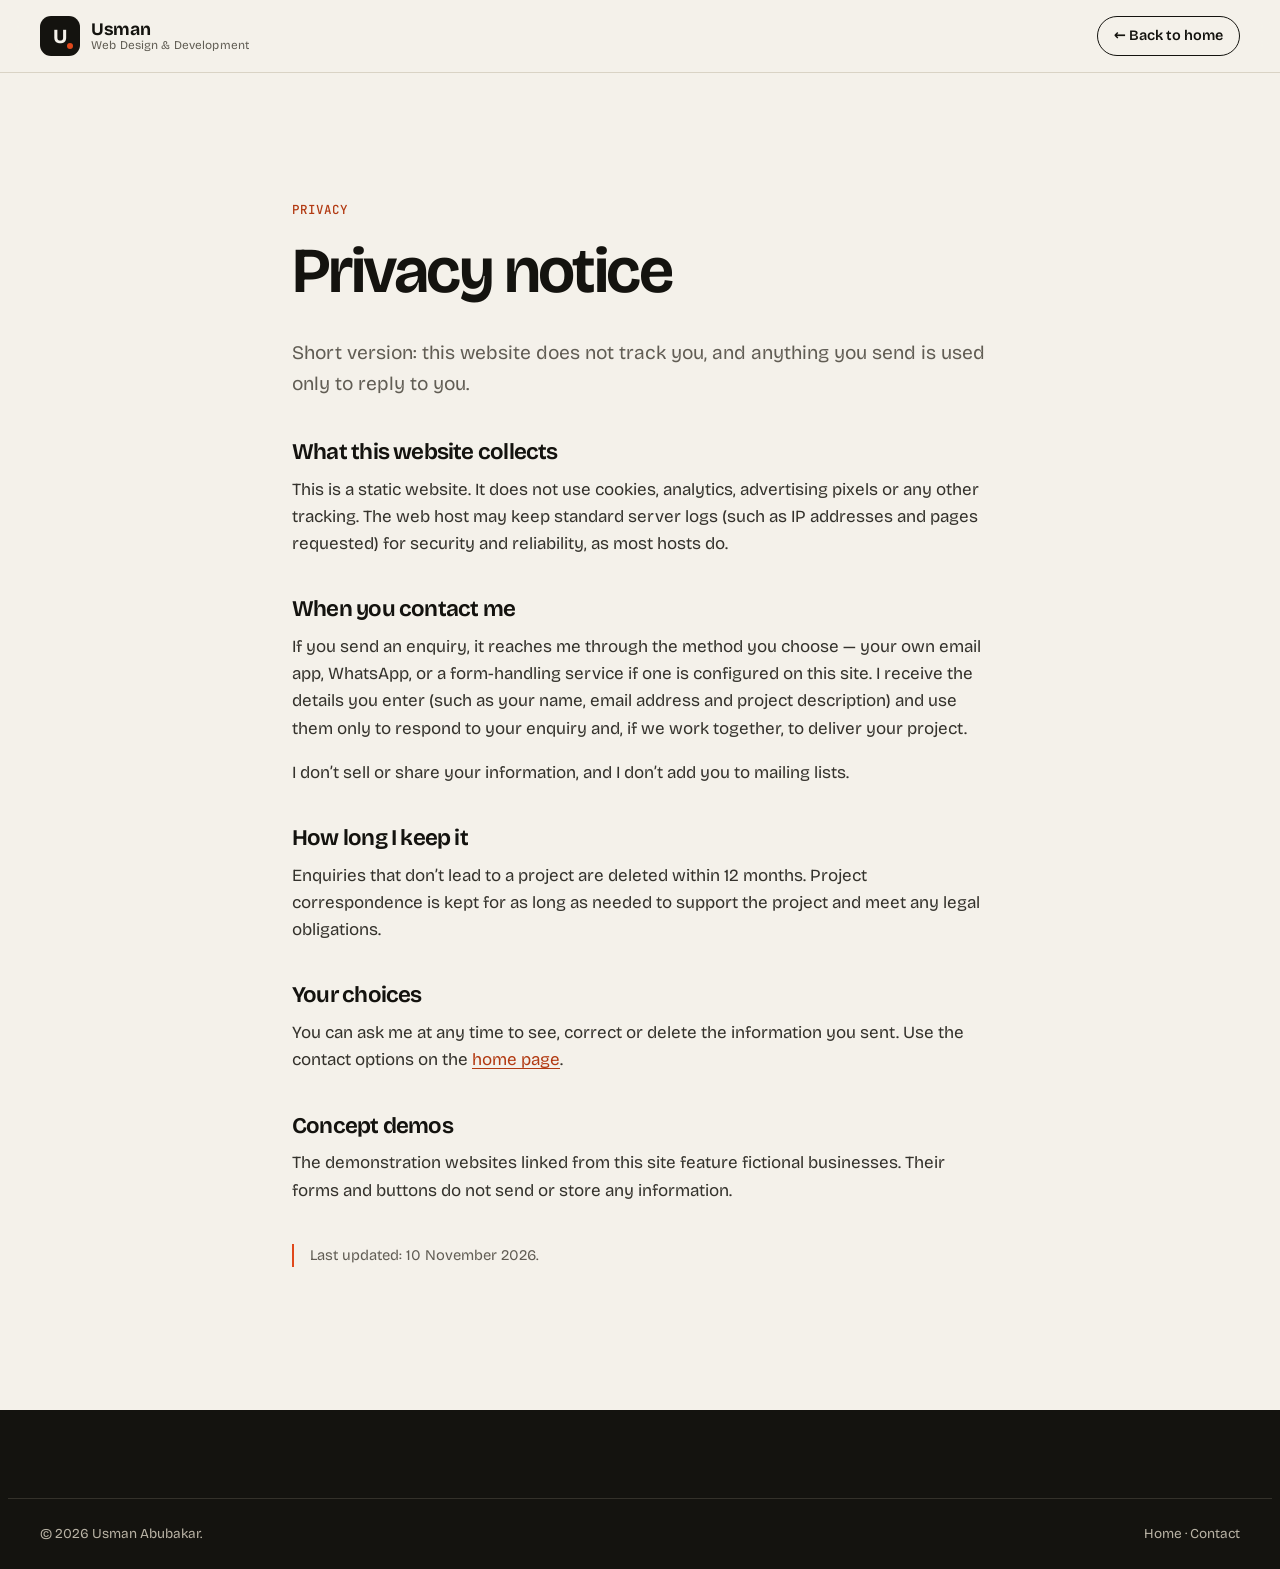
<file: freelance-websites/privacy.html>
<!doctype html>
<html lang="en">
<head>
  <meta charset="utf-8">
  <meta name="viewport" content="width=device-width, initial-scale=1">
  <title>Privacy Notice | Usman — Web Design &amp; Development</title>
  <meta name="description" content="How Usman — Web Design & Development handles information sent through this website.">
  <link rel="canonical" href="https://your-domain.example/privacy.html">
  <meta name="theme-color" content="#14130F">
  <link rel="icon" href="assets/img/favicon.svg" type="image/svg+xml">
  <link rel="stylesheet" href="css/main.css">
</head>
<body>
  <a class="skip-link" href="#main">Skip to content</a>
  <header class="site-header is-scrolled">
    <div class="container nav">
      <a class="brand" href="index.html">
        <span class="brand-mark" aria-hidden="true">U</span>
        <span class="brand-text"><strong>Usman</strong><span>Web Design &amp; Development</span></span>
      </a>
      <a class="btn btn-ghost btn-small" href="index.html">← Back to home</a>
    </div>
  </header>
  <main id="main" class="section">
    <article class="container legal">
      <p class="kicker">Privacy</p>
      <h1>Privacy notice</h1>
      <p class="section-lede">Short version: this website does not track you, and anything you send is used only to reply to you.</p>

      <h2>What this website collects</h2>
      <p>This is a static website. It does not use cookies, analytics, advertising pixels or any other tracking. The web host may keep standard server logs (such as IP addresses and pages requested) for security and reliability, as most hosts do.</p>

      <h2>When you contact me</h2>
      <p>If you send an enquiry, it reaches me through the method you choose — your own email app, WhatsApp, or a form-handling service if one is configured on this site. I receive the details you enter (such as your name, email address and project description) and use them only to respond to your enquiry and, if we work together, to deliver your project.</p>
      <p>I don’t sell or share your information, and I don’t add you to mailing lists.</p>

      <h2>How long I keep it</h2>
      <p>Enquiries that don’t lead to a project are deleted within 12 months. Project correspondence is kept for as long as needed to support the project and meet any legal obligations.</p>

      <h2>Your choices</h2>
      <p>You can ask me at any time to see, correct or delete the information you sent. Use the contact options on the <a href="index.html#contact">home page</a>.</p>

      <h2>Concept demos</h2>
      <p>The demonstration websites linked from this site feature fictional businesses. Their forms and buttons do not send or store any information.</p>

      <p class="fine-print">Last updated: <time datetime="2026-11-10">10 November 2026</time>.</p>
    </article>
  </main>
  <footer class="site-footer">
    <div class="container footer-bottom">
      <p>© <span data-year>2026</span> Usman Abubakar.</p>
      <p><a href="index.html">Home</a> · <a href="index.html#contact">Contact</a></p>
    </div>
  </footer>
  <script>document.querySelectorAll('[data-year]').forEach(function (el) { el.textContent = new Date().getFullYear(); });</script>
</body>
</html>
</file>
<file: freelance-websites/css/main.css>
/* =====================================================================
   Usman — Web Design & Development · main stylesheet
   1. Fonts & tokens   2. Base   3. Layout helpers   4. Buttons
   5. Header/nav       6. Hero   7. Sections         8. Footer
   9. Motion           10. Responsive
   ===================================================================== */

/* ---------- 1. Fonts & tokens ---------- */
@font-face {
  font-family: "Bricolage Grotesque";
  src: url("../assets/fonts/bricolage-grotesque-latin-opsz-normal.woff2") format("woff2-variations");
  font-weight: 200 800;
  font-style: normal;
  font-display: swap;
}
@font-face {
  font-family: "JetBrains Mono";
  src: url("../assets/fonts/jetbrains-mono-latin-wght-normal.woff2") format("woff2-variations");
  font-weight: 100 800;
  font-style: normal;
  font-display: swap;
}

:root {
  --paper: #f4f1ea;
  --paper-2: #ebe6db;
  --card: #fbfaf6;
  --ink: #14130f;
  --ink-2: #34322c;
  --muted: #615d54;
  --line: #d9d3c5;
  --accent: #e0481b;
  --accent-ink: #b23a12;
  --accent-soft: #f7d9cc;
  --dark: #14130f;
  --dark-2: #1f1d18;
  --on-dark: #f4f1ea;
  --on-dark-muted: #b8b2a4;
  --green: #2f7d4f;

  --font-sans: "Bricolage Grotesque", ui-sans-serif, system-ui, -apple-system, "Segoe UI", Roboto, sans-serif;
  --font-mono: "JetBrains Mono", ui-monospace, "SFMono-Regular", Consolas, monospace;

  --radius-sm: 8px;
  --radius: 14px;
  --radius-lg: 22px;
  --shadow: 0 1px 2px rgba(20, 19, 15, .06), 0 8px 24px -12px rgba(20, 19, 15, .18);
  --shadow-lg: 0 2px 4px rgba(20, 19, 15, .06), 0 30px 60px -24px rgba(20, 19, 15, .35);
  --container: 1200px;
  --gutter: clamp(1rem, 4vw, 2rem);
  --section-y: clamp(4.5rem, 10vw, 8rem);
  --header-h: 72px;
  --ease: cubic-bezier(.2, .7, .2, 1);
}

/* ---------- 2. Base ---------- */
*, *::before, *::after { box-sizing: border-box; }
html { -webkit-text-size-adjust: 100%; scroll-behavior: smooth; scroll-padding-top: calc(var(--header-h) + 12px); }
body {
  margin: 0;
  font-family: var(--font-sans);
  font-size: 1.0625rem;
  line-height: 1.6;
  color: var(--ink-2);
  background: var(--paper);
  font-optical-sizing: auto;
  text-rendering: optimizeLegibility;
  -webkit-font-smoothing: antialiased;
  overflow-x: hidden;
}
h1, h2, h3, h4 { color: var(--ink); line-height: 1.1; margin: 0 0 .5em; font-weight: 650; letter-spacing: -0.02em; }
h2 { font-size: clamp(2rem, 4.6vw, 3.4rem); letter-spacing: -0.035em; }
h3 { font-size: 1.2rem; letter-spacing: -0.01em; }
h4 { font-size: 1.25rem; }
p { margin: 0 0 1em; }
a { color: inherit; text-decoration-thickness: 1px; text-underline-offset: 3px; }
img, svg { display: block; max-width: 100%; }
img { height: auto; }
ul, ol { margin: 0; padding: 0; }
button, input, select, textarea { font: inherit; color: inherit; }
::selection { background: var(--accent); color: #fff; }
:focus-visible { outline: 3px solid var(--accent); outline-offset: 3px; border-radius: 4px; }
[hidden] { display: none !important; }

.sr-only {
  position: absolute !important; width: 1px; height: 1px; padding: 0; margin: -1px;
  overflow: hidden; clip: rect(0 0 0 0); white-space: nowrap; border: 0;
}
.skip-link {
  position: absolute; left: 1rem; top: -100px; z-index: 100;
  background: var(--ink); color: var(--paper); padding: .75rem 1rem; border-radius: var(--radius-sm);
  text-decoration: none; font-weight: 600;
}
.skip-link:focus { top: 1rem; }
.icon { width: 1.25em; height: 1.25em; flex: none; }
.mono { font-family: var(--font-mono); }

/* ---------- 3. Layout helpers ---------- */
.container { width: 100%; max-width: calc(var(--container) + var(--gutter) * 2); margin-inline: auto; padding-inline: var(--gutter); }
.section { padding-block: var(--section-y); }
.section-alt { background: var(--paper-2); }
.section-head { max-width: 760px; margin-bottom: clamp(2.5rem, 5vw, 4rem); }
.section-lede { font-size: clamp(1.05rem, 1.6vw, 1.2rem); color: var(--muted); max-width: 62ch; }
.section-lede a { color: var(--accent-ink); }
.kicker {
  font-family: var(--font-mono); font-size: .78rem; letter-spacing: .08em; text-transform: uppercase;
  color: var(--accent-ink); margin-bottom: 1rem; font-weight: 500;
}
.fine-print { font-size: .92rem; color: var(--muted); max-width: 75ch; margin-top: 2.5rem; padding-left: 1rem; border-left: 2px solid var(--accent); }

.badge {
  display: inline-flex; align-items: center; gap: .35rem; font-family: var(--font-mono); font-size: .7rem;
  letter-spacing: .06em; text-transform: uppercase; padding: .3rem .55rem; border-radius: 999px; font-weight: 500; white-space: nowrap;
}
.badge-concept { background: var(--ink); color: var(--paper); }
.badge-real { background: #dcebdf; color: #1d5a35; }

.ticks { list-style: none; display: grid; gap: .5rem; }
.ticks li { position: relative; padding-left: 1.6rem; }
.ticks li::before {
  content: ""; position: absolute; left: 0; top: .45em; width: 1rem; height: .55rem;
  border-left: 2px solid var(--accent); border-bottom: 2px solid var(--accent); transform: rotate(-45deg) translateY(-2px);
}
.chips { list-style: none; display: flex; flex-wrap: wrap; gap: .4rem; }
.chips li { font-family: var(--font-mono); font-size: .72rem; padding: .25rem .55rem; border: 1px solid var(--line); border-radius: 999px; color: var(--muted); }

/* ---------- 4. Buttons ---------- */
.btn {
  --btn-bg: transparent; --btn-fg: var(--ink); --btn-bd: transparent;
  display: inline-flex; align-items: center; justify-content: center; gap: .5rem;
  min-height: 44px; padding: .7rem 1.2rem; border-radius: 999px; border: 1.5px solid var(--btn-bd);
  background: var(--btn-bg); color: var(--btn-fg); font-weight: 600; font-size: .98rem; line-height: 1.1;
  text-decoration: none; cursor: pointer; white-space: nowrap;
  transition: transform .2s var(--ease), background-color .2s, color .2s, border-color .2s, box-shadow .2s;
}
.btn:hover { transform: translateY(-1px); }
.btn:active { transform: translateY(0); }
.btn .icon { width: 1.1em; height: 1.1em; transition: transform .2s var(--ease); }
.btn:hover .icon { transform: translateX(2px); }
.btn-primary { --btn-bg: var(--ink); --btn-fg: var(--paper); --btn-bd: var(--ink); }
.btn-primary:hover { --btn-bg: #000; box-shadow: 0 10px 24px -12px rgba(0,0,0,.6); }
.btn-ghost { --btn-bd: var(--ink); }
.btn-ghost:hover { --btn-bg: var(--ink); --btn-fg: var(--paper); }
.btn-outline { --btn-bd: var(--line); --btn-bg: var(--card); }
.btn-outline:hover { --btn-bd: var(--ink); }
.btn-text { padding-inline: .25rem; min-height: 44px; color: var(--accent-ink); }
.btn-text:hover { text-decoration: underline; }
.btn-accent { --btn-bg: #c03c10; --btn-fg: #fff; --btn-bd: #c03c10; }
.btn-accent:hover { --btn-bg: #a3330d; --btn-bd: #a3330d; }
.btn-outline-light { --btn-fg: var(--on-dark); --btn-bd: rgba(244,241,234,.35); }
.btn-outline-light:hover { --btn-bg: var(--on-dark); --btn-fg: var(--ink); --btn-bd: var(--on-dark); }
.btn-lg { min-height: 52px; padding: .9rem 1.5rem; font-size: 1.03rem; }
.btn-small { min-height: 40px; padding: .55rem 1rem; font-size: .9rem; }
.btn-block { width: 100%; }

/* ---------- 5. Header / nav ---------- */
.site-header {
  position: sticky; top: 0; z-index: 50; height: var(--header-h);
  transition: background-color .3s, box-shadow .3s, backdrop-filter .3s;
}
.site-header.is-scrolled {
  background: rgba(244, 241, 234, .86);
  -webkit-backdrop-filter: saturate(1.4) blur(14px); backdrop-filter: saturate(1.4) blur(14px);
  box-shadow: 0 1px 0 var(--line);
}
.nav { display: flex; align-items: center; gap: 1.5rem; height: 100%; }
.brand { display: inline-flex; align-items: center; gap: .7rem; text-decoration: none; color: var(--ink); margin-right: auto; }
.brand-mark {
  display: grid; place-items: center; width: 40px; height: 40px; border-radius: 11px;
  background: var(--ink); color: var(--paper); font-weight: 750; font-size: 1.25rem; position: relative;
}
.brand-mark::after { content: ""; position: absolute; right: 7px; bottom: 7px; width: 6px; height: 6px; border-radius: 50%; background: var(--accent); }
.brand-text { display: flex; flex-direction: column; line-height: 1.1; }
.brand-text strong { font-size: 1.1rem; letter-spacing: -0.02em; }
.brand-text span { font-size: .74rem; color: var(--muted); letter-spacing: .01em; }
.brand-light { color: var(--on-dark); }
.brand-light .brand-mark { background: var(--on-dark); color: var(--ink); }
.brand-light .brand-text span { color: var(--on-dark-muted); }

.nav-links ul { list-style: none; display: flex; gap: .25rem; }
.nav-links a:not(.btn) {
  display: inline-block; padding: .55rem .8rem; border-radius: 999px; text-decoration: none; font-weight: 500; font-size: .96rem; color: var(--ink-2);
  transition: background-color .2s, color .2s;
}
.nav-links a:not(.btn):hover, .nav-links a[aria-current="true"] { background: rgba(20,19,15,.07); color: var(--ink); }
.nav-cta-mobile { display: none; }
.nav-toggle {
  display: none; width: 44px; height: 44px; border-radius: 12px; border: 1.5px solid var(--line); background: var(--card); cursor: pointer;
  align-items: center; justify-content: center;
}
.nav-toggle-bars, .nav-toggle-bars::before, .nav-toggle-bars::after {
  display: block; width: 18px; height: 2px; background: var(--ink); border-radius: 2px; position: relative; transition: transform .25s var(--ease), background-color .2s;
}
.nav-toggle-bars::before, .nav-toggle-bars::after { content: ""; position: absolute; left: 0; }
.nav-toggle-bars::before { top: -6px; }
.nav-toggle-bars::after { top: 6px; }
.nav-toggle[aria-expanded="true"] .nav-toggle-bars { background: transparent; }
.nav-toggle[aria-expanded="true"] .nav-toggle-bars::before { transform: translateY(6px) rotate(45deg); }
.nav-toggle[aria-expanded="true"] .nav-toggle-bars::after { transform: translateY(-6px) rotate(-45deg); }

/* ---------- 6. Hero ---------- */
.hero { padding-block: clamp(2.5rem, 6vw, 5rem) clamp(3.5rem, 8vw, 6.5rem); position: relative; }
.hero::before {
  content: ""; position: absolute; inset: 0; z-index: -1; pointer-events: none;
  background-image: linear-gradient(var(--line) 1px, transparent 1px), linear-gradient(90deg, var(--line) 1px, transparent 1px);
  background-size: 56px 56px; opacity: .45;
  -webkit-mask-image: radial-gradient(ellipse 70% 60% at 70% 40%, #000 20%, transparent 75%);
  mask-image: radial-gradient(ellipse 70% 60% at 70% 40%, #000 20%, transparent 75%);
}
.hero-grid { display: grid; grid-template-columns: minmax(0, 1.12fr) minmax(0, 1fr); gap: clamp(2rem, 5vw, 4.5rem); align-items: center; }
.eyebrow {
  display: inline-flex; align-items: center; gap: .55rem; font-size: .88rem; font-weight: 500; color: var(--ink-2);
  padding: .4rem .85rem .4rem .7rem; border: 1px solid var(--line); border-radius: 999px; background: var(--card); margin-bottom: 1.5rem;
}
.dot { width: 8px; height: 8px; border-radius: 50%; background: var(--green); box-shadow: 0 0 0 4px rgba(47,125,79,.18); }
.hero-title { text-wrap: balance; font-size: clamp(2.6rem, 5vw, 4.25rem); font-weight: 700; letter-spacing: -0.045em; line-height: .98; margin-bottom: 1.5rem; }
.hl { position: relative; white-space: nowrap; color: var(--accent-ink); }
.hl::after {
  content: ""; position: absolute; left: 0; right: 0; bottom: .02em; height: .14em; background: var(--accent); opacity: .25; border-radius: 2px;
}
.hero-lede { font-size: clamp(1.08rem, 1.7vw, 1.25rem); color: var(--muted); max-width: 54ch; margin-bottom: 2rem; }
.hero-actions { display: flex; flex-wrap: wrap; gap: .75rem; margin-bottom: 1.5rem; }
.hero-note { font-size: .92rem; color: var(--muted); margin: 0; }
.hero-note strong { color: var(--ink); }

.hero-visual { position: relative; padding: 1.5rem 0 3rem 0; }
.device { margin: 0; background: var(--card); box-shadow: var(--shadow-lg); overflow: hidden; }
.device img { width: 100%; }
.device-desktop { border-radius: 14px; border: 1px solid var(--line); transform: rotate(-1deg); }
.device-bar { display: flex; align-items: center; gap: 6px; padding: 10px 14px; background: var(--paper-2); border-bottom: 1px solid var(--line); }
.device-bar i { width: 10px; height: 10px; border-radius: 50%; background: #cfc8b8; }
.device-bar span { margin-left: 10px; font-family: var(--font-mono); font-size: .68rem; color: var(--muted); background: var(--card); padding: 3px 10px; border-radius: 6px; flex: 1; max-width: 220px; overflow: hidden; text-overflow: ellipsis; white-space: nowrap; }
.device-phone {
  position: absolute; right: -2%; bottom: 0; width: 30%; min-width: 120px; border-radius: 26px; border: 6px solid var(--ink);
  transform: rotate(3deg); aspect-ratio: 390 / 760;
}
.device-phone img { height: 100%; object-fit: cover; object-position: top; }
.hero-chip {
  position: absolute; background: var(--card); border: 1px solid var(--line); border-radius: 12px; box-shadow: var(--shadow);
  padding: .65rem .85rem; font-size: .8rem; display: flex; gap: .6rem; align-items: center;
}
.hero-chip-code { left: -4%; bottom: 8%; flex-direction: column; align-items: flex-start; gap: .1rem; background: var(--ink); border-color: var(--ink); color: var(--paper); }
.hero-chip-code .mono { font-size: .72rem; white-space: pre; }
.hero-chip-code .dim { color: #a8a293; }
.hero-chip-size { top: 0; right: 6%; }
.hero-chip-size .icon { color: var(--accent); width: 1.6rem; height: 1.6rem; }
.hero-chip-size strong { display: block; color: var(--ink); font-size: .85rem; }
.hero-chip-size small { color: var(--muted); }

/* ---------- 7. Sections ---------- */
/* Values */
.values { padding-bottom: clamp(3rem, 6vw, 5rem); }
.value-grid { list-style: none; display: grid; grid-template-columns: repeat(3, minmax(0, 1fr)); border-top: 1px solid var(--line); }
.value-grid li { display: flex; gap: 1rem; padding: 1.75rem 1.5rem 1.75rem 0; border-bottom: 1px solid var(--line); }
.value-grid li:not(:nth-child(3n+1)) { padding-left: 1.5rem; border-left: 1px solid var(--line); }
.value-grid .icon { width: 1.7rem; height: 1.7rem; color: var(--accent); margin-top: .1rem; }
.value-grid h3 { font-size: 1.05rem; margin-bottom: .3rem; }
.value-grid p { margin: 0; font-size: .95rem; color: var(--muted); }

/* Services */
.service-grid { display: grid; grid-template-columns: repeat(3, minmax(0, 1fr)); gap: 1.25rem; }
.service-card {
  display: flex; flex-direction: column; background: var(--card); border: 1px solid var(--line); border-radius: var(--radius-lg);
  padding: 1.75rem; transition: transform .3s var(--ease), box-shadow .3s, border-color .3s;
}
.service-card:hover { transform: translateY(-4px); box-shadow: var(--shadow-lg); border-color: #c9c1b0; }
.service-top { display: flex; justify-content: space-between; align-items: flex-start; margin-bottom: 1.5rem; }
.service-icon { display: grid; place-items: center; width: 52px; height: 52px; border-radius: 14px; background: var(--paper-2); color: var(--ink); }
.service-icon .icon { width: 1.6rem; height: 1.6rem; }
.service-card:hover .service-icon { background: var(--ink); color: var(--paper); }
.price { margin: 0; font-size: 1.9rem; font-weight: 700; color: var(--ink); letter-spacing: -0.03em; line-height: 1; text-align: right; }
.price span { display: block; font-family: var(--font-mono); font-size: .68rem; font-weight: 500; letter-spacing: .06em; text-transform: uppercase; color: var(--muted); margin-bottom: .3rem; }
.service-card h3 { font-size: 1.35rem; }
.service-card > p { color: var(--muted); font-size: .98rem; }
.ideal { font-size: .9rem !important; padding: .6rem .8rem; background: var(--paper); border-radius: 10px; }
.ideal strong { color: var(--ink); font-weight: 600; }
.service-card .ticks { font-size: .93rem; margin-bottom: 1.75rem; }
.card-actions { margin-top: auto; display: flex; flex-wrap: wrap; align-items: center; gap: .5rem; }

/* Work */
.work-group + .work-group { margin-top: clamp(3rem, 6vw, 4.5rem); }
.work-group-head { display: flex; align-items: center; gap: .9rem; margin-bottom: 1.5rem; padding-bottom: 1rem; border-bottom: 1px solid var(--line); }
.work-group-head h3 { margin: 0; font-size: 1.5rem; }
.real-grid { display: grid; grid-template-columns: repeat(2, minmax(0, 1fr)); gap: 1.5rem; }
.real-empty {
  grid-column: 1 / -1; display: flex; gap: 1rem; align-items: flex-start; padding: 1.5rem; border: 1.5px dashed #c5bdab; border-radius: var(--radius);
  background: rgba(251,250,246,.6); color: var(--muted);
}
.real-empty .icon { width: 1.8rem; height: 1.8rem; color: var(--ink); }
.real-empty p { margin: 0; max-width: 80ch; }
.real-empty strong { color: var(--ink); }

.project-grid { display: grid; grid-template-columns: repeat(2, minmax(0, 1fr)); gap: clamp(1.25rem, 3vw, 2rem); }
.project-card { background: var(--card); border: 1px solid var(--line); border-radius: var(--radius-lg); overflow: hidden; display: flex; flex-direction: column; }
.project-shot { display: block; margin: .75rem .75rem 0; border-radius: 12px; overflow: hidden; background: var(--paper-2); border: 1px solid var(--line); aspect-ratio: 16 / 10; }
.project-shot img { width: 100%; height: 100%; object-fit: cover; object-position: top; transition: transform .6s var(--ease); }
.project-card:hover .project-shot img { transform: scale(1.03); }
.project-body { padding: 1.5rem 1.6rem 1.6rem; display: flex; flex-direction: column; flex: 1; }
.project-meta { display: flex; flex-wrap: wrap; align-items: center; gap: .6rem; font-size: .85rem; color: var(--muted); margin-bottom: .75rem; }
.project-body h4 { font-size: 1.4rem; letter-spacing: -0.02em; }
.project-body > p { color: var(--muted); font-size: .98rem; }
.project-body .chips { margin-bottom: 1.25rem; }
.case { margin-top: 1rem; border-top: 1px solid var(--line); padding-top: .75rem; font-size: .92rem; }
.case summary { cursor: pointer; font-weight: 600; color: var(--ink); list-style: none; display: flex; align-items: center; gap: .4rem; min-height: 32px; }
.case summary::-webkit-details-marker { display: none; }
.case summary::before { content: "+"; font-family: var(--font-mono); color: var(--accent-ink); width: 1rem; }
.case[open] summary::before { content: "−"; }
.case p { margin: .5rem 0 0; color: var(--muted); }

/* Why */
.why-grid { display: grid; grid-template-columns: minmax(0, .9fr) minmax(0, 1.1fr); gap: clamp(2rem, 6vw, 6rem); align-items: start; }
.why-head { position: sticky; top: calc(var(--header-h) + 2rem); margin-bottom: 0; }
.why-list { list-style: none; border-top: 1px solid var(--line); }
.why-list li { display: grid; grid-template-columns: 3.5rem 1fr; gap: 1rem; padding: 1.5rem 0; border-bottom: 1px solid var(--line); }
.why-list .num { font-family: var(--font-mono); font-size: .85rem; color: var(--accent-ink); padding-top: .25rem; }
.why-list h3 { font-size: 1.3rem; margin-bottom: .3rem; }
.why-list p { margin: 0; color: var(--muted); }

/* Process */
.process { list-style: none; display: grid; grid-template-columns: repeat(4, minmax(0, 1fr)); gap: 1.25rem; counter-reset: step; position: relative; }
.process li { position: relative; background: var(--card); border: 1px solid var(--line); border-radius: var(--radius-lg); padding: 1.75rem 1.5rem; }
.process li:not(:last-child)::after {
  content: ""; position: absolute; top: 2.6rem; right: -1.25rem; width: 1.25rem; height: 2px; background: var(--ink);
}
.step-num {
  display: grid; place-items: center; width: 2.2rem; height: 2.2rem; border-radius: 50%; background: var(--ink); color: var(--paper);
  font-weight: 700; font-size: .95rem; margin-bottom: 1.25rem;
}
.process .icon { position: absolute; top: 1.75rem; right: 1.5rem; width: 1.6rem; height: 1.6rem; color: var(--accent); }
.process h3 { font-size: 1.35rem; }
.process p { margin: 0; color: var(--muted); font-size: .96rem; }
.process-notes { display: grid; grid-template-columns: 1fr 1fr; gap: 1.25rem; margin-top: 1.25rem; }
.process-notes > div { padding: 1.5rem 1.6rem; border-radius: var(--radius-lg); border: 1px dashed #c5bdab; }
.process-notes h3 { font-size: 1.1rem; }
.process-notes p { margin: 0; color: var(--muted); font-size: .96rem; }

/* Pricing */
.section-dark { background: var(--dark); color: var(--on-dark-muted); }
.section-dark h2, .section-dark h3 { color: var(--on-dark); }
.section-dark .kicker { color: #ff8a5c; }
.section-dark .section-lede { color: var(--on-dark-muted); }
.price-grid { display: grid; grid-template-columns: repeat(3, minmax(0, 1fr)); gap: 1.25rem; align-items: stretch; }
.price-card {
  position: relative; display: flex; flex-direction: column; padding: 2rem 1.75rem; border-radius: var(--radius-lg);
  background: var(--dark-2); border: 1px solid #34312a;
}
.price-card h3 { font-size: 1.15rem; font-family: var(--font-mono); font-weight: 500; letter-spacing: .04em; text-transform: uppercase; }
.price-amount { font-size: clamp(2.6rem, 4vw, 3.3rem); font-weight: 700; color: var(--on-dark); letter-spacing: -0.04em; line-height: 1; margin: .5rem 0 1rem; }
.price-amount span { font-size: 1rem; font-weight: 500; color: var(--on-dark-muted); letter-spacing: 0; margin-right: .2rem; }
.price-amount-text { font-size: clamp(1.9rem, 3vw, 2.3rem); }
.price-desc { color: var(--on-dark-muted); padding-bottom: 1.25rem; border-bottom: 1px solid #34312a; }
.price-card .ticks { margin-bottom: 2rem; color: #ddd8cc; }
.price-card .btn { margin-top: auto; }
.price-card-feature { background: var(--on-dark); border-color: var(--on-dark); color: var(--muted); }
.price-card-feature h3 { color: var(--ink); }
.price-card-feature .price-amount { color: var(--ink); }
.price-card-feature .price-amount span, .price-card-feature .price-desc { color: var(--muted); }
.price-card-feature .price-desc { border-color: var(--line); }
.price-card-feature .ticks { color: var(--ink-2); }
.price-flag {
  position: absolute; top: -.8rem; left: 1.75rem; margin: 0; background: #c03c10; color: #fff; font-family: var(--font-mono);
  font-size: .7rem; text-transform: uppercase; letter-spacing: .06em; padding: .3rem .65rem; border-radius: 999px;
}
.fine-print-dark { color: var(--on-dark-muted); }

/* About */
.about-grid { display: grid; grid-template-columns: minmax(0, .8fr) minmax(0, 1.2fr); gap: clamp(2rem, 6vw, 5.5rem); align-items: center; }
.portrait { margin: 0; }
.portrait-placeholder, .portrait-img {
  position: relative; aspect-ratio: 5 / 6; border-radius: var(--radius-lg); overflow: hidden; background: var(--ink); width: 100%; object-fit: cover;
}
.portrait-grid {
  position: absolute; inset: 0;
  background-image: linear-gradient(rgba(244,241,234,.07) 1px, transparent 1px), linear-gradient(90deg, rgba(244,241,234,.07) 1px, transparent 1px);
  background-size: 32px 32px;
}
.portrait-placeholder::after {
  content: ""; position: absolute; width: 46%; aspect-ratio: 1; border-radius: 50%; background: var(--accent); right: -10%; bottom: -10%; opacity: .9;
}
.portrait-mono {
  position: absolute; left: 8%; top: 6%; z-index: 1; font-size: clamp(5rem, 13vw, 9.5rem); font-weight: 750; letter-spacing: -0.06em; color: var(--paper); line-height: 1;
}
.portrait figcaption { display: flex; flex-direction: column; margin-top: 1rem; font-size: .95rem; }
.portrait figcaption strong { color: var(--ink); }
.portrait figcaption span { color: var(--muted); }
.about-lede { font-size: clamp(1.2rem, 2vw, 1.45rem); color: var(--ink); line-height: 1.45; letter-spacing: -0.01em; }
.skill-chips { list-style: none; display: flex; flex-wrap: wrap; gap: .5rem; margin: 1.75rem 0 2rem; }
.skill-chips li { padding: .45rem .85rem; border-radius: 999px; background: var(--card); border: 1px solid var(--line); font-size: .9rem; font-weight: 500; color: var(--ink); }
.about-actions { display: flex; flex-wrap: wrap; gap: .75rem; align-items: center; }

/* FAQ */
.faq-grid { display: grid; grid-template-columns: minmax(0, .75fr) minmax(0, 1.25fr); gap: clamp(2rem, 6vw, 5rem); align-items: start; }
.faq-list { border-top: 1px solid var(--line); }
.faq-list details { border-bottom: 1px solid var(--line); }
.faq-list summary {
  display: flex; justify-content: space-between; align-items: center; gap: 1rem; padding: 1.25rem 0; cursor: pointer; list-style: none;
  font-size: 1.12rem; font-weight: 600; color: var(--ink); min-height: 44px;
}
.faq-list summary::-webkit-details-marker { display: none; }
.faq-list summary::after {
  content: ""; flex: none; width: 28px; height: 28px; border-radius: 50%; border: 1.5px solid var(--line);
  background: linear-gradient(var(--ink), var(--ink)) center / 10px 1.5px no-repeat, linear-gradient(var(--ink), var(--ink)) center / 1.5px 10px no-repeat;
  transition: transform .25s var(--ease);
}
.faq-list details[open] summary::after { transform: rotate(45deg); }
.faq-list details p { margin: 0 0 1.4rem; color: var(--muted); max-width: 65ch; }

/* Contact */
.contact { background: var(--paper); }
.contact-grid { display: grid; grid-template-columns: minmax(0, .9fr) minmax(0, 1.1fr); gap: clamp(2rem, 6vw, 5rem); align-items: start; }
.contact-intro h2 { font-size: clamp(2.4rem, 5.5vw, 4.2rem); }
.contact-links { list-style: none; display: grid; gap: .6rem; margin: 2rem 0; }
.contact-links a {
  display: flex; align-items: center; gap: .9rem; padding: .85rem 1rem; border: 1px solid var(--line); border-radius: var(--radius);
  background: var(--card); text-decoration: none; color: var(--ink); transition: border-color .2s, transform .2s var(--ease);
  overflow-wrap: anywhere;
}
.contact-links a:hover { border-color: var(--ink); transform: translateX(3px); }
.contact-links .icon { width: 1.5rem; height: 1.5rem; color: var(--accent); }
.contact-links small { display: block; font-family: var(--font-mono); font-size: .68rem; text-transform: uppercase; letter-spacing: .06em; color: var(--muted); }
.privacy-note { font-size: .88rem; color: var(--muted); }
.privacy-note a { color: var(--accent-ink); }

.contact-form { background: var(--card); border: 1px solid var(--line); border-radius: var(--radius-lg); padding: clamp(1.25rem, 3.5vw, 2.25rem); box-shadow: var(--shadow); }
.field-row { display: grid; grid-template-columns: 1fr 1fr; gap: 1rem; }
.field { margin-bottom: 1.1rem; min-width: 0; }
.field label { display: block; font-weight: 600; font-size: .92rem; color: var(--ink); margin-bottom: .4rem; }
.opt { font-weight: 400; color: var(--muted); }
.field input, .field select, .field textarea {
  width: 100%; min-height: 48px; padding: .7rem .9rem; border: 1.5px solid var(--line); border-radius: 10px; background: #fff;
  transition: border-color .2s, box-shadow .2s;
}
.field textarea { resize: vertical; min-height: 130px; }
.field select {
  appearance: none; -webkit-appearance: none; padding-right: 2.5rem;
  background: #fff url("data:image/svg+xml,%3Csvg xmlns='http://www.w3.org/2000/svg' width='12' height='8' viewBox='0 0 12 8'%3E%3Cpath d='M1 1.5 6 6.5 11 1.5' fill='none' stroke='%2314130f' stroke-width='1.6'/%3E%3C/svg%3E") no-repeat right .9rem center;
}
.field input:focus, .field select:focus, .field textarea:focus { outline: none; border-color: var(--ink); box-shadow: 0 0 0 3px var(--accent-soft); }
.field [aria-invalid="true"] { border-color: #b3261e; }
.field-error { color: #b3261e; font-size: .85rem; margin: .35rem 0 0; }
.form-status { margin: 1rem 0 0; font-size: .95rem; min-height: 1.5em; }
.form-status.is-success { color: #1d5a35; }
.form-status.is-error { color: #b3261e; }
.form-status a { color: inherit; font-weight: 600; }

/* ---------- 8. Footer ---------- */
.site-footer { background: var(--dark); color: var(--on-dark-muted); padding-top: clamp(3.5rem, 7vw, 5.5rem); font-size: .95rem; }
.footer-grid { display: grid; grid-template-columns: 1.6fr repeat(4, 1fr); gap: 2rem; padding-bottom: 3rem; }
.footer-brand p { margin: 1.25rem 0 1.5rem; max-width: 34ch; }
.site-footer h2 { font-size: .75rem; font-family: var(--font-mono); text-transform: uppercase; letter-spacing: .08em; color: var(--on-dark); font-weight: 500; margin-bottom: 1rem; }
.site-footer ul { list-style: none; display: grid; gap: .45rem; }
.site-footer a:not(.btn):not(.brand) { color: var(--on-dark-muted); text-decoration: none; }
.site-footer a:not(.btn):not(.brand):hover { color: var(--on-dark); text-decoration: underline; }
.footer-contact a { overflow-wrap: anywhere; }
.footer-bottom { display: flex; flex-wrap: wrap; justify-content: space-between; gap: .5rem 2rem; padding-block: 1.5rem; border-top: 1px solid #34312a; font-size: .85rem; }
.footer-bottom p { margin: 0; }

/* Privacy / legal page */
.legal { max-width: 760px; }
.legal h1 { font-size: clamp(2.4rem, 6vw, 4rem); letter-spacing: -0.04em; }
.legal h2 { font-size: 1.4rem; margin-top: 2.5rem; }
.legal p { max-width: 68ch; }
.legal a { color: var(--accent-ink); }

/* ---------- 9. Motion ---------- */
.js [data-reveal] { opacity: 0; transform: translateY(18px); transition: opacity .7s var(--ease), transform .7s var(--ease); }
.js [data-reveal].is-visible { opacity: 1; transform: none; }
@media (prefers-reduced-motion: reduce) {
  html { scroll-behavior: auto; }
  *, *::before, *::after { animation-duration: .01ms !important; animation-iteration-count: 1 !important; transition-duration: .01ms !important; }
  .js [data-reveal] { opacity: 1; transform: none; }
}

/* ---------- 10. Responsive ---------- */
@media (max-width: 1100px) {
  .nav-links a:not(.btn) { padding: .5rem .6rem; }
  .footer-grid { grid-template-columns: repeat(3, 1fr); }
  .footer-brand { grid-column: 1 / -1; }
}
@media (max-width: 980px) {
  :root { --header-h: 64px; }
  .nav-toggle { display: inline-flex; }
  .nav-cta { display: none; }
  .nav-links {
    position: fixed; inset: var(--header-h) 0 auto 0; background: var(--paper); border-bottom: 1px solid var(--line);
    padding: 1rem var(--gutter) 1.5rem; box-shadow: 0 20px 40px -20px rgba(0,0,0,.25);
    transform: translateY(-8px); opacity: 0; visibility: hidden; transition: opacity .2s, transform .25s var(--ease), visibility 0s .25s;
    max-height: calc(100dvh - var(--header-h)); overflow-y: auto;
  }
  .nav-links.is-open { opacity: 1; transform: none; visibility: visible; transition: opacity .2s, transform .25s var(--ease); }
  .nav-links ul { flex-direction: column; gap: 0; }
  .nav-links a:not(.btn) { display: block; padding: .9rem .25rem; border-radius: 0; border-bottom: 1px solid var(--line); font-size: 1.1rem; }
  .nav-links a:not(.btn):hover { background: none; }
  .nav-cta-mobile { display: flex; width: 100%; margin-top: 1.25rem; }
  .site-header { background: rgba(244, 241, 234, .92); -webkit-backdrop-filter: blur(12px); backdrop-filter: blur(12px); }

  .hero-grid { grid-template-columns: 1fr; }
  .hero-visual { max-width: 640px; margin-inline: auto; width: 100%; }
  .service-grid { grid-template-columns: repeat(2, minmax(0, 1fr)); }
  .value-grid { grid-template-columns: repeat(2, minmax(0, 1fr)); }
  .value-grid li:not(:nth-child(3n+1)) { padding-left: 0; border-left: 0; }
  .value-grid li:nth-child(even) { padding-left: 1.5rem; border-left: 1px solid var(--line); }
  .why-grid, .faq-grid, .contact-grid { grid-template-columns: 1fr; }
  .why-head { position: static; }
  .process { grid-template-columns: repeat(2, minmax(0, 1fr)); }
  .process li::after { display: none; }
  .price-grid { grid-template-columns: 1fr; max-width: 520px; margin-inline: auto; }
  .price-card-feature { order: -1; }
  .about-grid { grid-template-columns: 1fr; }
  .portrait { max-width: 380px; }
}
@media (max-width: 680px) {
  body { font-size: 1rem; }
  .brand-text span { display: none; }
  .service-grid, .project-grid, .real-grid, .process, .process-notes { grid-template-columns: 1fr; }
  .value-grid { grid-template-columns: 1fr; }
  .value-grid li:nth-child(even) { padding-left: 0; border-left: 0; }
  .value-grid li { padding-right: 0; }
  .field-row { grid-template-columns: 1fr; gap: 0; }
  .hero-actions .btn { flex: 1 1 auto; }
  .hero-chip-code { display: none; }
  .hero-chip-size { right: 0; top: -.5rem; }
  .device-phone { width: 34%; right: 0; border-width: 4px; border-radius: 18px; }
  .footer-grid { grid-template-columns: 1fr 1fr; }
  .why-list li { grid-template-columns: 2.5rem 1fr; }
  .work-group-head { flex-wrap: wrap; }
  .price-flag { left: 1.25rem; }
}
@media (max-width: 380px) {
  .footer-grid { grid-template-columns: 1fr; }
  .hl { white-space: normal; }
}
@media print {
  .site-header, .hero-visual, .contact-form, .nav-toggle { display: none !important; }
  body { background: #fff; }
}
</file>
<file: freelance-websites/demos/agency-website/css/style.css>
/* Marrow & Field — concept agency website. Editorial; edit :root to rebrand. */
@font-face { font-family: "Fraunces"; src: url("../assets/fonts/fraunces-latin-opsz-normal.woff2") format("woff2-variations"); font-weight: 100 900; font-style: normal; font-display: swap; }
@font-face { font-family: "Fraunces"; src: url("../assets/fonts/fraunces-latin-opsz-italic.woff2") format("woff2-variations"); font-weight: 100 900; font-style: italic; font-display: swap; }
@font-face { font-family: "Archivo"; src: url("../assets/fonts/archivo-latin-wdth-normal.woff2") format("woff2-variations"); font-weight: 100 900; font-stretch: 62% 125%; font-display: swap; }

:root {
  --bone: #ece7de;
  --bone-2: #e2dbcf;
  --ink: #141311;
  --text: #2a2723;
  --muted: #625c53;
  --line: #c9c0b2;
  --ox: #7a1f1f;
  --ox-light: #e7a99b;
  --serif: "Fraunces", Georgia, serif;
  --sans: "Archivo", ui-sans-serif, system-ui, sans-serif;
  --ease: cubic-bezier(.16, .84, .44, 1);
}
*, *::before, *::after { box-sizing: border-box; }
html { scroll-behavior: smooth; scroll-padding-top: 80px; -webkit-text-size-adjust: 100%; }
body { margin: 0; background: var(--bone); color: var(--text); font-family: var(--sans); font-size: 1.05rem; line-height: 1.6; -webkit-font-smoothing: antialiased; overflow-x: hidden; }
h1, h2, h3 { font-family: var(--serif); color: var(--ink); font-weight: 400; margin: 0; line-height: 1; font-variation-settings: "opsz" 144; }
em { font-style: italic; }
p { margin: 0 0 1em; }
a { color: inherit; }
img { display: block; max-width: 100%; height: auto; }
ul, ol { list-style: none; margin: 0; padding: 0; }
button { font: inherit; color: inherit; }
:focus-visible { outline: 2px solid var(--ox); outline-offset: 3px; }
[hidden] { display: none !important; }
.sr-only { position: absolute !important; width: 1px; height: 1px; overflow: hidden; clip: rect(0 0 0 0); white-space: nowrap; margin: -1px; }
.skip-link { position: absolute; left: 1rem; top: -60px; z-index: 100; background: var(--ink); color: var(--bone); padding: .6rem 1rem; }
.skip-link:focus { top: 1rem; }
.wrap { max-width: 1320px; margin-inline: auto; padding-inline: clamp(1rem, 4vw, 3rem); }
.muted { color: var(--muted); }

.demo-bar { display: flex; flex-wrap: wrap; justify-content: center; gap: .3rem 1.25rem; padding: .5rem 1rem; background: var(--ox); color: #f3d9d2; font-size: .8rem; text-align: center; }
.demo-bar p { margin: 0; }
.demo-bar a { color: #fff; font-weight: 600; }

.btn { display: inline-flex; align-items: center; justify-content: center; min-height: 46px; padding: .7rem 1.3rem; border-radius: 999px; font-weight: 500; font-size: .95rem; text-decoration: none; border: 1px solid transparent; cursor: pointer; transition: background-color .25s, color .25s, transform .25s var(--ease); white-space: nowrap; }
.btn:hover { transform: translateY(-2px); }
.btn-ink { background: var(--ink); color: var(--bone); }
.btn-ink:hover { background: var(--ox); }
.btn-bone { background: var(--bone); color: var(--ink); }
.btn-bone:hover { background: #fff; }
.btn-lg { min-height: 56px; padding: .9rem 1.7rem; font-size: 1rem; }
.link-arrow { display: inline-flex; align-items: center; gap: .5rem; min-height: 44px; font-weight: 500; text-decoration: none; border-bottom: 1px solid currentColor; }
.link-arrow span { transition: transform .3s var(--ease); }
.link-arrow:hover span { transform: translate(3px, 3px); }
.link-arrow-light { color: var(--bone); }
.eyebrow { font-family: var(--sans); font-size: .78rem; letter-spacing: .12em; text-transform: uppercase; font-weight: 600; color: var(--ox); margin-bottom: 1.25rem; font-stretch: 110%; }

/* Header */
.header { position: sticky; top: 0; z-index: 40; background: var(--bone); border-bottom: 1px solid transparent; transition: border-color .3s; }
.header.is-scrolled { border-bottom-color: var(--line); }
.header-row { display: flex; align-items: center; gap: 2rem; height: 72px; }
.logo { font-family: var(--serif); font-size: 1.55rem; text-decoration: none; color: var(--ink); margin-right: auto; letter-spacing: -0.01em; }
.logo em, .footer-logo em { color: var(--ox); }
.nav ul { display: flex; gap: 1.75rem; }
.nav a { text-decoration: none; font-size: .95rem; display: inline-flex; align-items: baseline; gap: .35rem; padding: .4rem 0; }
.nav a span { font-size: .68rem; color: var(--ox); font-weight: 600; }
.nav a:hover { text-decoration: underline; text-underline-offset: 5px; }
.menu-btn { display: none; min-height: 44px; padding: 0 1.1rem; border-radius: 999px; border: 1px solid var(--ink); background: transparent; cursor: pointer; font-weight: 500; }

/* Hero */
.hero { padding-top: clamp(2.5rem, 6vw, 5rem); overflow: hidden; }
.hero-meta { display: flex; flex-wrap: wrap; justify-content: space-between; gap: .5rem 2rem; font-size: .85rem; text-transform: uppercase; letter-spacing: .1em; color: var(--muted); padding-bottom: 1.25rem; border-bottom: 1px solid var(--ink); margin-bottom: clamp(1.5rem, 4vw, 3rem); }
.hero-title { font-size: clamp(3.6rem, 13.5vw, 13rem); line-height: .86; letter-spacing: -0.045em; font-weight: 350; }
.hero-title .line { display: block; }
.line-indent { padding-left: clamp(0rem, 12vw, 14rem); }
.hero-title em { color: var(--ox); font-weight: 300; }
.hero-foot { display: grid; grid-template-columns: minmax(0, 1fr) auto; gap: 2rem; align-items: end; margin-top: clamp(2rem, 5vw, 3.5rem); padding-bottom: clamp(3rem, 6vw, 4.5rem); }
.hero-lede { max-width: 46ch; font-size: clamp(1.1rem, 1.6vw, 1.3rem); margin: 0; }
.hero-actions { display: flex; flex-wrap: wrap; gap: 1.25rem; align-items: center; }
.marquee { border-block: 1px solid var(--ink); padding-block: 1.1rem; overflow: hidden; white-space: nowrap; }
.marquee-track { display: inline-flex; animation: marquee 40s linear infinite; }
.marquee span { font-family: var(--serif); font-style: italic; font-size: clamp(1.4rem, 3vw, 2.2rem); padding-inline: 1.5rem; display: inline-flex; align-items: center; gap: 3rem; }
.marquee span::after { content: "✦"; font-style: normal; font-size: .6em; color: var(--ox); margin-left: 1.5rem; }
@keyframes marquee { to { transform: translateX(-50%); } }

/* Sections */
.section { padding-block: clamp(4.5rem, 10vw, 8.5rem); }
.section-bone2 { background: var(--bone-2); }
.sec-head { display: flex; flex-wrap: wrap; justify-content: space-between; align-items: flex-end; gap: 1rem; margin-bottom: clamp(2.5rem, 5vw, 4rem); }
.sec-head h2, .work-head h2, .industry h2, .faq h2 { font-size: clamp(2.6rem, 7vw, 6rem); letter-spacing: -0.04em; }
.sec-head .eyebrow { order: 2; margin: 0; }

.intro-grid { display: grid; grid-template-columns: minmax(0, 1fr) minmax(0, 3fr); gap: 2rem; }
.intro-statement { font-size: clamp(1.8rem, 3.6vw, 3.1rem); line-height: 1.12; letter-spacing: -0.02em; font-weight: 350; margin-bottom: 2.5rem; }
.intro-statement em { color: var(--ox); }
.principles { display: grid; grid-template-columns: repeat(3, minmax(0, 1fr)); gap: 1.5rem; border-top: 1px solid var(--line); padding-top: 1.5rem; }
.principles li { color: var(--muted); }
.principles b { color: var(--ink); display: block; font-family: var(--serif); font-weight: 450; font-size: 1.35rem; margin-bottom: .25rem; }

/* Services */
.section-ink { background: var(--ink); color: #bdb5a8; }
.section-ink h2, .section-ink h3 { color: var(--bone); }
.section-ink .eyebrow { color: var(--ox-light); }
.services { display: grid; grid-template-columns: minmax(0, 1fr) minmax(0, 1.25fr); gap: clamp(2rem, 6vw, 6rem); }
.service-tabs { display: flex; flex-direction: column; border-top: 1px solid #3a3631; }
.service-tabs button { display: flex; align-items: baseline; gap: 1.25rem; text-align: left; background: none; border: 0; border-bottom: 1px solid #3a3631; padding: 1.25rem 0; cursor: pointer; font-family: var(--serif); font-size: clamp(1.6rem, 3.4vw, 2.8rem); color: #7d766b; letter-spacing: -0.02em; transition: color .3s, padding-left .4s var(--ease); line-height: 1.1; }
.service-tabs button span { font-family: var(--sans); font-size: .8rem; color: var(--ox-light); }
.service-tabs button:hover { color: #d9d2c6; }
.service-tabs button[aria-selected="true"] { color: var(--bone); padding-left: .75rem; font-style: italic; }
.service-panel { padding-top: 1.25rem; animation: rise .5s var(--ease); }
@keyframes rise { from { opacity: 0; transform: translateY(10px); } to { opacity: 1; transform: none; } }
.service-panel h3 { font-size: clamp(1.8rem, 3vw, 2.6rem); line-height: 1.08; margin-bottom: 1.25rem; }
.service-panel p { font-size: 1.12rem; max-width: 48ch; }
.service-panel ul { display: grid; grid-template-columns: 1fr 1fr; gap: 0 1.5rem; margin-top: 2rem; }
.service-panel li { padding: .75rem 0; border-bottom: 1px solid #3a3631; color: var(--bone); }

/* Approach */
.phases { display: grid; grid-template-columns: repeat(4, minmax(0, 1fr)); border-top: 1px solid var(--ink); }
.phases li { padding: 1.75rem 1.5rem 1.75rem 0; display: flex; flex-direction: column; }
.phases li + li { padding-left: 1.5rem; border-left: 1px solid var(--line); }
.ph-n { font-family: var(--serif); font-style: italic; color: var(--ox); font-size: 1.3rem; margin-bottom: 2.5rem; }
.phases h3 { font-size: clamp(2rem, 3.4vw, 2.8rem); margin-bottom: .75rem; letter-spacing: -0.02em; }
.phases p { color: var(--muted); }
.ph-time { margin-top: auto; font-size: .8rem; text-transform: uppercase; letter-spacing: .1em; font-weight: 600; }
.approach-note { font-size: .9rem; color: var(--muted); margin: 1.5rem 0 0; }

/* Work */
.work-head { display: flex; flex-wrap: wrap; justify-content: space-between; align-items: flex-end; gap: 1.5rem; margin-bottom: clamp(2.5rem, 5vw, 4rem); }
.work-note { color: var(--muted); margin: 1rem 0 0; }
.filters { display: flex; flex-wrap: wrap; gap: .4rem; }
.filters button { min-height: 42px; padding: .4rem 1.1rem; border-radius: 999px; border: 1px solid var(--ink); background: transparent; cursor: pointer; font-size: .9rem; transition: background-color .2s, color .2s; }
.filters button:hover { background: rgba(20,19,17,.06); }
.filters button[aria-pressed="true"] { background: var(--ink); color: var(--bone); }
.work-grid { display: grid; grid-template-columns: repeat(3, minmax(0, 1fr)); gap: clamp(1.25rem, 3vw, 2.5rem); align-items: start; }
.work-offset { margin-top: clamp(0rem, 8vw, 6rem); }
.work.is-hidden { display: none; }
.work-btn { display: block; width: 100%; padding: 0; border: 0; background: none; text-align: left; cursor: pointer; }
.work-img { display: block; overflow: hidden; }
.work-img img { width: 100%; aspect-ratio: 4 / 5; object-fit: cover; transition: transform 1s var(--ease), filter .5s; }
.work-btn:hover .work-img img, .work-btn:focus-visible .work-img img { transform: scale(1.04); }
.work-meta { display: flex; justify-content: space-between; align-items: baseline; gap: 1rem; padding-top: 1rem; border-bottom: 1px solid var(--line); padding-bottom: .9rem; }
.work-title { font-family: var(--serif); font-size: 1.7rem; color: var(--ink); line-height: 1.1; }
.work-tag { font-size: .8rem; color: var(--muted); text-align: right; }
.work-btn:hover .work-title { font-style: italic; color: var(--ox); }

/* Industry */
.industry { display: grid; grid-template-columns: minmax(0, 1fr) minmax(0, 1.3fr); gap: clamp(2rem, 6vw, 6rem); }
.industry h2 { margin-bottom: 1.5rem; font-size: clamp(2.4rem, 5vw, 4.4rem); }
.industry-list { border-top: 1px solid var(--ink); counter-reset: ind; }
.industry-list li { counter-increment: ind; display: flex; align-items: baseline; justify-content: space-between; gap: 1rem; padding: 1rem 0; border-bottom: 1px solid var(--line); font-family: var(--serif); font-size: clamp(1.5rem, 3vw, 2.4rem); color: var(--ink); letter-spacing: -0.02em; line-height: 1.1; transition: padding-left .4s var(--ease), color .3s; }
.industry-list li::after { content: "0" counter(ind); font-family: var(--sans); font-size: .8rem; color: var(--ox); }
.industry-list li:hover { padding-left: .75rem; color: var(--ox); font-style: italic; }

/* Team */
.team { display: grid; grid-template-columns: repeat(4, minmax(0, 1fr)); gap: clamp(1rem, 2.5vw, 2rem); }
.team img { width: 100%; aspect-ratio: 5 / 6; object-fit: cover; margin-bottom: 1rem; filter: grayscale(.15); }
.team h3 { font-size: 1.6rem; letter-spacing: -0.01em; }
.team p { color: var(--muted); font-size: .92rem; margin: .3rem 0 0; }

/* FAQ */
.faq { display: grid; grid-template-columns: minmax(0, 1fr) minmax(0, 1.5fr); gap: clamp(2rem, 6vw, 6rem); align-items: start; }
.faq-list { border-top: 1px solid var(--ink); }
.faq-list details { border-bottom: 1px solid var(--line); }
.faq-list summary { cursor: pointer; list-style: none; padding: 1.3rem 0; display: flex; justify-content: space-between; gap: 1rem; font-family: var(--serif); font-size: clamp(1.25rem, 2vw, 1.6rem); color: var(--ink); line-height: 1.2; }
.faq-list summary::-webkit-details-marker { display: none; }
.faq-list summary::after { content: "+"; font-family: var(--sans); color: var(--ox); transition: transform .3s var(--ease); }
.faq-list details[open] summary::after { transform: rotate(45deg); }
.faq-list details p { color: var(--muted); max-width: 60ch; margin: 0 0 1.4rem; }

/* Consult */
.consult { background: var(--ox); color: #f0d8d0; padding-block: clamp(5rem, 12vw, 10rem); }
.consult .eyebrow { color: #f3c8bb; }
.consult h2 { color: var(--bone); font-size: clamp(2.8rem, 8vw, 7.6rem); letter-spacing: -0.045em; line-height: .92; max-width: 15ch; font-weight: 350; margin-bottom: clamp(2rem, 5vw, 3.5rem); }
.consult h2 em { font-weight: 300; }
.consult-row { display: grid; grid-template-columns: minmax(0, 1fr) auto; gap: 2rem; align-items: end; border-top: 1px solid rgba(236,231,222,.3); padding-top: 2rem; }
.consult-row p { max-width: 48ch; font-size: 1.15rem; margin: 0; }
.consult-actions { display: flex; flex-wrap: wrap; align-items: center; gap: 1.25rem; }

/* Footer */
.footer { background: var(--ink); color: #9d958a; padding-block: 2.5rem; font-size: .9rem; }
.footer-grid { display: grid; grid-template-columns: auto 1fr; gap: 1.5rem 3rem; align-items: center; }
.footer-logo { font-family: var(--serif); font-size: 1.8rem; color: var(--bone); margin: 0; }
.footer nav ul { display: flex; flex-wrap: wrap; gap: .5rem 1.75rem; justify-content: flex-end; }
.footer nav a { color: var(--bone); text-decoration: none; display: inline-block; padding: .3rem 0; }
.footer nav a:hover { text-decoration: underline; }
.footer-small { grid-column: 1 / -1; margin: 0; padding-top: 1.5rem; border-top: 1px solid #2e2b27; }
.footer-small a { color: var(--bone); }

/* Dialog */
.project-dialog { width: min(1040px, calc(100vw - 2rem)); max-height: calc(100dvh - 2rem); padding: 0; border: 0; background: var(--bone); color: var(--text); overflow: auto; }
.project-dialog::backdrop { background: rgba(20,19,17,.75); }
.pd-inner { display: grid; grid-template-columns: minmax(0, .9fr) minmax(0, 1.1fr); position: relative; }
.pd-media img { width: 100%; height: 100%; object-fit: cover; aspect-ratio: 4 / 5; }
.pd-body { padding: clamp(1.5rem, 4vw, 3rem); }
.pd-body h2 { font-size: clamp(2.4rem, 5vw, 3.8rem); letter-spacing: -0.03em; margin-bottom: 1rem; }
.d-tag { font-size: .78rem; letter-spacing: .1em; text-transform: uppercase; color: var(--ox); font-weight: 600; }
.d-lede { font-family: var(--serif); font-size: 1.35rem; line-height: 1.3; color: var(--ink); }
.pd-body h3 { font-family: var(--sans); font-size: .78rem; text-transform: uppercase; letter-spacing: .1em; font-weight: 600; margin: 1.5rem 0 .4rem; color: var(--ink); }
.pd-body p { color: var(--muted); }
.pd-close { position: absolute; top: 1rem; right: 1rem; z-index: 2; width: 46px; height: 46px; border-radius: 50%; border: 0; background: var(--ink); color: var(--bone); font-size: 1.5rem; cursor: pointer; line-height: 1; }
.pd-close:hover { background: var(--ox); }

.toast { position: fixed; left: 50%; bottom: 1.5rem; z-index: 60; transform: translate(-50%, 150%); visibility: hidden; max-width: min(460px, calc(100vw - 2rem)); background: var(--ink); color: var(--bone); padding: .9rem 1.2rem; border-radius: 12px; font-size: .92rem; transition: transform .4s var(--ease), visibility 0s .4s; }
.toast.is-visible { transform: translate(-50%, 0); visibility: visible; transition: transform .4s var(--ease); }

.js .reveal { opacity: 0; transform: translateY(24px); transition: opacity 1s var(--ease), transform 1s var(--ease); }
.js .reveal.is-visible { opacity: 1; transform: none; }
.js .hero-title .line { opacity: 0; transform: translateY(40%); animation: lineIn 1.1s var(--ease) forwards; }
.js .hero-title .line + .line { animation-delay: .12s; }
@keyframes lineIn { to { opacity: 1; transform: none; } }
@media (prefers-reduced-motion: reduce) {
  html { scroll-behavior: auto; }
  *, *::before, *::after { animation: none !important; transition-duration: .01ms !important; }
  .js .reveal, .js .hero-title .line { opacity: 1; transform: none; }
  .marquee-track { transform: none; }
}

@media (max-width: 1000px) {
  .menu-btn { display: inline-flex; align-items: center; }
  .header-cta { display: none; }
  .nav { position: fixed; inset: 72px 0 auto; background: var(--bone); border-bottom: 1px solid var(--ink); padding: .5rem clamp(1rem, 4vw, 3rem) 1.5rem; display: none; }
  .nav.is-open { display: block; }
  .nav ul { flex-direction: column; gap: 0; }
  .nav a { display: flex; padding: 1rem 0; border-bottom: 1px solid var(--line); font-family: var(--serif); font-size: 2rem; }
  .hero-foot, .consult-row, .services, .industry, .faq, .intro-grid { grid-template-columns: 1fr; }
  .phases { grid-template-columns: 1fr 1fr; }
  .phases li:nth-child(3) { padding-left: 0; border-left: 0; }
  .phases li:nth-child(n+3) { border-top: 1px solid var(--line); }
  .work-grid { grid-template-columns: 1fr 1fr; }
  .work-offset { margin-top: 0; }
  .team { grid-template-columns: 1fr 1fr; }
  .pd-inner { grid-template-columns: 1fr; }
  .pd-media img { aspect-ratio: 16 / 10; }
}
@media (max-width: 640px) {
  .principles, .phases, .work-grid { grid-template-columns: 1fr; }
  .phases li, .phases li + li { padding: 1.5rem 0; border-left: 0; border-top: 1px solid var(--line); }
  .phases li:first-child { border-top: 0; }
  .ph-n { margin-bottom: 1rem; }
  .service-panel ul { grid-template-columns: 1fr; }
  .footer-grid { grid-template-columns: 1fr; }
  .footer nav ul { justify-content: flex-start; }
  .line-indent { padding-left: 0; }
  .hero-actions .btn { flex: 1 1 100%; }
}
</file>
<file: freelance-websites/demos/event-website/css/style.css>
/* LATTICE 2027 — concept event website. Rebrand via :root tokens. */
@font-face { font-family: "Unbounded"; src: url("../assets/fonts/unbounded-latin-wght-normal.woff2") format("woff2-variations"); font-weight: 200 900; font-display: swap; }
@font-face { font-family: "Space Grotesk"; src: url("../assets/fonts/space-grotesk-latin-wght-normal.woff2") format("woff2-variations"); font-weight: 300 700; font-display: swap; }

:root {
  --bg: #0a0a0f;
  --panel: #13131b;
  --card: #1a1a24;
  --line: #2c2c3a;
  --text: #f4f4f0;
  --muted: #a4a4b4;
  --lime: #c6f432;
  --violet: #7b61ff;
  --violet-text: #a897ff;
  --coral: #ff6b4a;
  --display: "Unbounded", ui-sans-serif, system-ui, sans-serif;
  --sans: "Space Grotesk", ui-sans-serif, system-ui, sans-serif;
  --ease: cubic-bezier(.2, .8, .2, 1);
}
*, *::before, *::after { box-sizing: border-box; }
html { scroll-behavior: smooth; scroll-padding-top: 76px; -webkit-text-size-adjust: 100%; }
body { margin: 0; background: var(--bg); color: var(--text); font-family: var(--sans); font-size: 1.05rem; line-height: 1.6; -webkit-font-smoothing: antialiased; overflow-x: hidden; }
h1, h2, h3 { margin: 0; line-height: 1.05; font-weight: 700; }
p { margin: 0 0 1em; }
a { color: inherit; }
img { display: block; max-width: 100%; height: auto; }
ul, ol { list-style: none; margin: 0; padding: 0; }
button { font: inherit; color: inherit; }
:focus-visible { outline: 2px solid var(--lime); outline-offset: 3px; border-radius: 4px; }
[hidden] { display: none !important; }
.sr-only { position: absolute !important; width: 1px; height: 1px; overflow: hidden; clip: rect(0 0 0 0); white-space: nowrap; margin: -1px; }
.skip-link { position: absolute; left: 1rem; top: -60px; z-index: 100; background: var(--lime); color: var(--bg); padding: .6rem 1rem; border-radius: 6px; font-weight: 700; }
.skip-link:focus { top: 1rem; }
.wrap { max-width: 1280px; margin-inline: auto; padding-inline: clamp(1rem, 4vw, 2.5rem); }
.lime { color: var(--lime); }

.demo-bar { display: flex; flex-wrap: wrap; justify-content: center; gap: .3rem 1.25rem; padding: .5rem 1rem; background: #5a3fe0; color: #fff; font-size: .8rem; text-align: center; }
.demo-bar p { margin: 0; }
.demo-bar a { color: #fff; font-weight: 700; }

.btn { display: inline-flex; align-items: center; justify-content: center; gap: .4rem; min-height: 46px; padding: .7rem 1.3rem; border-radius: 8px; font-weight: 700; font-size: .95rem; text-decoration: none; border: 2px solid transparent; cursor: pointer; transition: transform .2s var(--ease), background-color .2s, color .2s, border-color .2s, box-shadow .2s; white-space: nowrap; }
.btn:hover { transform: translate(-2px, -2px); }
.btn-lime { background: var(--lime); color: var(--bg); }
.btn-lime:hover { box-shadow: 4px 4px 0 var(--violet); }
.btn-ghost { border-color: var(--text); color: var(--text); background: transparent; }
.btn-ghost:hover { box-shadow: 4px 4px 0 var(--lime); }
.btn-ink { background: var(--bg); color: var(--text); }
.btn-ink:hover { box-shadow: 4px 4px 0 var(--violet); }
.btn-lg { min-height: 56px; padding: .9rem 1.6rem; font-size: 1rem; }
.btn-full { width: 100%; }
.tag { display: inline-block; font-family: var(--display); font-size: .66rem; letter-spacing: .08em; text-transform: uppercase; background: var(--lime); color: var(--bg); padding: .3rem .55rem; border-radius: 4px; font-weight: 600; }

/* Header */
.header { position: sticky; top: 0; z-index: 40; background: rgba(10,10,15,.85); -webkit-backdrop-filter: blur(12px); backdrop-filter: blur(12px); border-bottom: 1px solid transparent; transition: border-color .3s; }
.header.is-scrolled { border-bottom-color: var(--line); }
.header-row { display: flex; align-items: center; gap: 2rem; height: 70px; }
.logo { display: inline-flex; align-items: center; gap: .6rem; font-family: var(--display); font-weight: 700; font-size: 1.1rem; letter-spacing: .02em; text-decoration: none; margin-right: auto; }
.logo-mark { width: 22px; height: 22px; border-left: 5px solid var(--lime); border-bottom: 5px solid var(--lime); }
.logo-year { color: var(--lime); }
.nav ul { display: flex; gap: .25rem; }
.nav a { text-decoration: none; font-weight: 500; font-size: .95rem; padding: .5rem .75rem; border-radius: 6px; color: var(--muted); transition: color .2s, background-color .2s; }
.nav a:hover { color: var(--text); background: var(--card); }
.menu-btn { display: none; width: 46px; height: 46px; border-radius: 8px; border: 2px solid var(--line); background: transparent; cursor: pointer; flex-direction: column; justify-content: center; align-items: center; gap: 6px; }
.menu-btn span { width: 20px; height: 2px; background: var(--text); transition: transform .25s var(--ease); }
.menu-btn[aria-expanded="true"] span:first-child { transform: translateY(4px) rotate(45deg); }
.menu-btn[aria-expanded="true"] span:last-child { transform: translateY(-4px) rotate(-45deg); }

/* Hero */
.hero { position: relative; overflow: hidden; padding-block: clamp(3rem, 8vw, 6rem) clamp(4rem, 9vw, 7rem); border-bottom: 1px solid var(--line); }
.lattice-bg { position: absolute; inset: 0; background-image: linear-gradient(var(--line) 1px, transparent 1px), linear-gradient(90deg, var(--line) 1px, transparent 1px); background-size: 64px 64px; opacity: .55; -webkit-mask-image: radial-gradient(70% 80% at 80% 30%, #000, transparent 70%); mask-image: radial-gradient(70% 80% at 80% 30%, #000, transparent 70%); }
.lattice-bg::after { content: ""; position: absolute; width: 38vw; aspect-ratio: 1; right: -6vw; top: -10vw; border-radius: 50%; border: 2px solid var(--violet); box-shadow: inset 0 0 0 40px rgba(123,97,255,.08); }
.hero-inner { position: relative; }
.hero-kicker { display: flex; flex-wrap: wrap; align-items: center; gap: .75rem; color: var(--muted); font-size: 1rem; margin-bottom: 1.5rem; }
.hero-title { font-family: var(--display); font-size: clamp(3.4rem, 15vw, 14rem); font-weight: 800; letter-spacing: -0.05em; line-height: .85; display: flex; flex-wrap: wrap; align-items: flex-start; gap: 0 .15em; }
.hero-title span { font-size: .28em; font-weight: 500; color: var(--bg); background: var(--lime); padding: .12em .3em; border-radius: .12em; letter-spacing: 0; margin-top: .25em; }
.hero-info { display: grid; grid-template-columns: minmax(0, 1.2fr) minmax(0, 1fr); gap: 2rem; margin-top: clamp(2rem, 5vw, 3.5rem); align-items: end; }
.facts { display: grid; grid-template-columns: repeat(3, minmax(0, 1fr)); gap: 1rem; margin: 0; }
.facts div { border-top: 2px solid var(--lime); padding-top: .8rem; }
.facts dt { font-size: .78rem; text-transform: uppercase; letter-spacing: .1em; color: var(--muted); }
.facts dd { margin: .25rem 0 0; font-family: var(--display); font-size: clamp(.95rem, 1.6vw, 1.2rem); font-weight: 600; line-height: 1.25; }
.countdown { background: var(--card); border: 1px solid var(--line); border-radius: 14px; padding: 1.1rem 1.25rem; }
.cd-label { font-size: .78rem; text-transform: uppercase; letter-spacing: .1em; color: var(--muted); margin-bottom: .6rem; }
.cd-grid { display: grid; grid-template-columns: repeat(4, minmax(0, 1fr)); gap: .5rem; }
.cd-grid div { text-align: center; background: var(--bg); border-radius: 10px; padding: .7rem .25rem; }
.cd-grid span { display: block; font-family: var(--display); font-size: clamp(1.4rem, 3vw, 2.2rem); font-weight: 700; color: var(--lime); font-variant-numeric: tabular-nums; line-height: 1.1; }
.cd-grid small { font-size: .72rem; color: var(--muted); text-transform: uppercase; letter-spacing: .08em; }
.hero-actions { display: flex; flex-wrap: wrap; gap: .75rem; margin-top: 2rem; }

/* Sections */
.section { padding-block: clamp(4.5rem, 10vw, 8rem); }
.section-tight { padding-block: clamp(2.5rem, 6vw, 4rem); }
.section-panel { background: var(--panel); border-block: 1px solid var(--line); }
.h-xl { font-family: var(--display); font-size: clamp(2.4rem, 6.5vw, 5.4rem); letter-spacing: -0.04em; font-weight: 700; }
.sec-head { display: flex; flex-wrap: wrap; justify-content: space-between; align-items: flex-end; gap: 1rem 2rem; margin-bottom: clamp(2rem, 5vw, 3.5rem); }
.sec-head p { color: var(--muted); max-width: 40ch; margin: 0; }
.lead { font-size: clamp(1.15rem, 2vw, 1.45rem); line-height: 1.45; color: var(--text); }

.about { display: grid; grid-template-columns: minmax(0, 1fr) minmax(0, 1fr); gap: clamp(2rem, 6vw, 5rem); align-items: start; }
.about-copy p:not(.lead) { color: var(--muted); }

.highlights { display: grid; grid-template-columns: repeat(4, minmax(0, 1fr)); gap: 1rem; }
.highlights li { background: var(--card); border: 1px solid var(--line); border-radius: 14px; padding: 1.5rem; display: flex; flex-direction: column; gap: .5rem; transition: border-color .25s, transform .25s var(--ease); }
.highlights li:hover { border-color: var(--lime); transform: translateY(-3px); }
.hl-n { font-family: var(--display); font-size: clamp(2.6rem, 5vw, 4rem); font-weight: 800; color: var(--lime); line-height: 1; }
.highlights li:nth-child(2) .hl-n { color: var(--violet-text); }
.highlights li:nth-child(3) .hl-n { color: var(--coral); }
.hl-t { color: var(--muted); }

/* Speakers */
.speakers { display: grid; grid-template-columns: repeat(4, minmax(0, 1fr)); gap: 1rem; }
.speaker { background: var(--card); border: 1px solid var(--line); border-radius: 14px; overflow: hidden; transition: transform .3s var(--ease), border-color .3s; }
.speaker:hover { transform: translateY(-4px); border-color: var(--violet); }
.speaker img { width: 100%; aspect-ratio: 1; object-fit: cover; }
.sp-body { padding: 1rem 1.1rem 1.25rem; }
.speaker h3 { font-family: var(--display); font-size: 1.02rem; font-weight: 600; letter-spacing: -0.01em; margin-bottom: .3rem; }
.speaker p { color: var(--muted); font-size: .92rem; margin-bottom: .75rem; line-height: 1.4; }
.track { display: inline-block; font-size: .72rem; font-weight: 700; text-transform: uppercase; letter-spacing: .06em; padding: .2rem .55rem; border-radius: 4px; white-space: nowrap; }
.t-build { background: rgba(198,244,50,.14); color: var(--lime); }
.t-research { background: rgba(123,97,255,.2); color: var(--violet-text); }
.t-society { background: rgba(255,107,74,.16); color: #ff8f75; }

/* Schedule */
.sched-controls { display: flex; flex-wrap: wrap; justify-content: space-between; gap: 1rem; margin-bottom: 1.5rem; }
.day-tabs { display: flex; gap: .5rem; }
.day-tabs button { min-height: 56px; padding: .5rem 1.2rem; border-radius: 10px; border: 2px solid var(--line); background: var(--card); cursor: pointer; font-family: var(--display); font-weight: 600; font-size: 1rem; text-align: left; line-height: 1.2; transition: border-color .2s, background-color .2s, color .2s; }
.day-tabs button small { display: block; font-family: var(--sans); font-weight: 400; font-size: .78rem; color: var(--muted); }
.day-tabs button[aria-selected="true"] { background: var(--lime); border-color: var(--lime); color: var(--bg); }
.day-tabs button[aria-selected="true"] small { color: #33400a; }
.track-filter { display: flex; flex-wrap: wrap; gap: .4rem; align-items: center; }
.track-filter button { min-height: 40px; padding: .35rem .9rem; border-radius: 999px; border: 1px solid var(--line); background: transparent; cursor: pointer; font-size: .88rem; color: var(--muted); transition: all .2s; }
.track-filter button:hover { color: var(--text); border-color: var(--text); }
.track-filter button[aria-pressed="true"] { background: var(--text); color: var(--bg); border-color: var(--text); }
.agenda { border-top: 1px solid var(--line); }
.agenda li { display: grid; grid-template-columns: 6rem minmax(0, 1fr) auto; gap: 1.25rem; align-items: center; padding: 1.15rem .5rem; border-bottom: 1px solid var(--line); transition: background-color .2s; }
.agenda li:hover { background: var(--card); }
.agenda li.is-dim { display: none; }
.agenda time { font-family: var(--display); font-weight: 600; color: var(--lime); font-variant-numeric: tabular-nums; }
.agenda h3 { font-size: 1.12rem; font-weight: 600; margin-bottom: .2rem; line-height: 1.3; }
.agenda p { margin: 0; color: var(--muted); font-size: .92rem; }

/* Tickets */
.tickets { display: grid; grid-template-columns: repeat(3, minmax(0, 1fr)); gap: 1rem; align-items: stretch; }
.ticket { position: relative; background: var(--card); border: 1px solid var(--line); border-radius: 16px; padding: 2rem 1.75rem; display: flex; flex-direction: column; }
.ticket::before, .ticket::after { content: ""; position: absolute; top: 46%; width: 22px; height: 22px; border-radius: 50%; background: var(--bg); }
.ticket::before { left: -12px; } .ticket::after { right: -12px; }
.ticket h3 { font-family: var(--display); font-size: 1.1rem; font-weight: 600; }
.t-price { font-family: var(--display); font-size: clamp(2.2rem, 4vw, 3rem); font-weight: 800; letter-spacing: -0.03em; margin: .75rem 0 1.25rem; padding-bottom: 1.25rem; border-bottom: 2px dashed var(--line); }
.ticket ul { display: grid; gap: .5rem; margin-bottom: 2rem; color: var(--muted); }
.ticket li::before { content: "→ "; color: var(--lime); }
.ticket .btn { margin-top: auto; }
.ticket-hi { background: var(--lime); color: var(--bg); border-color: var(--lime); }
.ticket-hi ul { color: #2a3108; }
.ticket-hi li::before { color: var(--bg); }
.ticket-hi .t-price { border-color: rgba(10,10,15,.25); }
.t-flag { position: absolute; top: 1.5rem; right: 1.5rem; margin: 0; font-size: .72rem; font-weight: 700; text-transform: uppercase; letter-spacing: .08em; background: var(--bg); color: var(--lime); padding: .25rem .55rem; border-radius: 4px; }

/* Venue */
.venue { display: grid; grid-template-columns: minmax(0, 1fr) minmax(0, 1fr); gap: clamp(2rem, 6vw, 5rem); align-items: center; }
.venue h2 { margin-bottom: 1.5rem; }
.fict { font-size: .8rem; color: var(--muted); }
.venue-list { display: grid; gap: 1rem; margin-top: 1.5rem; }
.venue-list li { display: grid; gap: .2rem; padding-left: 1rem; border-left: 3px solid var(--violet); }
.venue-list span { color: var(--muted); }
.venue-art svg { width: 100%; height: auto; }

/* FAQ */
.faq { display: grid; grid-template-columns: minmax(0, .7fr) minmax(0, 1.3fr); gap: clamp(2rem, 6vw, 5rem); align-items: start; }
.faq-list details { border: 1px solid var(--line); border-radius: 12px; margin-bottom: .6rem; background: var(--card); }
.faq-list summary { cursor: pointer; list-style: none; padding: 1.1rem 1.25rem; display: flex; justify-content: space-between; gap: 1rem; font-weight: 600; font-size: 1.05rem; min-height: 44px; }
.faq-list summary::-webkit-details-marker { display: none; }
.faq-list summary::after { content: "+"; color: var(--lime); font-family: var(--display); transition: transform .25s var(--ease); }
.faq-list details[open] summary::after { transform: rotate(45deg); }
.faq-list details p { padding: 0 1.25rem 1.1rem; margin: 0; color: var(--muted); }

/* Partners */
.partners-sec { border-top: 1px solid var(--line); }
.partners-h { font-family: var(--display); font-size: 1rem; font-weight: 600; margin-bottom: 1.5rem; text-align: center; }
.partners-h span { color: var(--muted); font-family: var(--sans); font-weight: 400; font-size: .85rem; }
.partners { display: grid; grid-template-columns: repeat(6, minmax(0, 1fr)); gap: 1px; background: var(--line); border: 1px solid var(--line); border-radius: 12px; overflow: hidden; }
.partners li { background: var(--bg); display: grid; place-items: center; min-height: 96px; padding: 1rem; text-align: center; }
.pw { color: #c9c9d4; font-size: 1.1rem; }
.pw-1 { font-weight: 700; letter-spacing: -0.03em; font-size: 1.25rem; }
.pw-2 { font-family: var(--display); font-weight: 500; font-size: 1rem; }
.pw-2 b { color: var(--lime); }
.pw-3 { letter-spacing: .3em; font-weight: 500; font-size: .95rem; }
.pw-4 { font-weight: 700; font-size: 1.25rem; }
.pw-4 i { font-style: normal; color: var(--violet-text); }
.pw-5 { font-size: .95rem; font-weight: 500; line-height: 1.2; }
.pw-6 { font-family: var(--display); font-weight: 800; font-size: .95rem; letter-spacing: .05em; }
.partners-cta { text-align: center; color: var(--muted); margin: 1.5rem 0 0; }
.partners-cta a { color: var(--lime); }

/* Final */
.final { background: var(--lime); color: var(--bg); padding-block: clamp(4.5rem, 10vw, 8rem); text-align: center; }
.final h2 { font-family: var(--display); font-size: clamp(2.6rem, 9vw, 7.5rem); letter-spacing: -0.05em; font-weight: 800; margin-bottom: 1rem; }
.final p { font-size: 1.15rem; margin-bottom: 2rem; }

/* Footer */
.footer { padding-top: 2.5rem; color: var(--muted); font-size: .9rem; }
.footer-row { display: flex; flex-wrap: wrap; justify-content: space-between; align-items: center; gap: 1rem; padding-bottom: 2rem; }
.footer-row .logo { color: var(--text); }
.footer-links { display: flex; flex-wrap: wrap; gap: .5rem 1.5rem; }
.footer-links a { text-decoration: none; display: inline-block; padding: .3rem 0; }
.footer-links a:hover { color: var(--text); text-decoration: underline; }
.footer-bottom { border-top: 1px solid var(--line); padding-block: 1.25rem; }
.footer-bottom p { margin: 0; }

/* Dialog */
.reg-dialog { width: min(520px, calc(100vw - 2rem)); padding: 0; border: 2px solid var(--lime); border-radius: 16px; background: var(--card); color: var(--text); }
.reg-dialog::backdrop { background: rgba(10,10,15,.8); }
.reg-inner { padding: clamp(1.5rem, 4vw, 2.25rem); }
.reg-inner h2 { font-family: var(--display); font-size: 1.6rem; margin: 1rem 0; letter-spacing: -0.02em; }
.reg-inner p { color: var(--muted); }
.reg-inner strong { color: var(--text); }
.reg-actions { display: flex; flex-wrap: wrap; gap: .6rem; margin-top: 1.5rem; }

.toast { position: fixed; left: 50%; bottom: 1.5rem; z-index: 60; transform: translate(-50%, 150%); visibility: hidden; max-width: min(460px, calc(100vw - 2rem)); background: var(--text); color: var(--bg); padding: .9rem 1.2rem; border-radius: 10px; font-size: .92rem; font-weight: 500; transition: transform .35s var(--ease), visibility 0s .35s; }
.toast.is-visible { transform: translate(-50%, 0); visibility: visible; transition: transform .35s var(--ease); }

.js .reveal { opacity: 0; transform: translateY(20px); transition: opacity .7s var(--ease), transform .7s var(--ease); }
.js .reveal.is-visible { opacity: 1; transform: none; }
@media (prefers-reduced-motion: reduce) {
  html { scroll-behavior: auto; }
  *, *::before, *::after { animation: none !important; transition-duration: .01ms !important; }
  .js .reveal { opacity: 1; transform: none; }
}

@media (max-width: 1060px) {
  .menu-btn { display: inline-flex; }
  .header-cta { display: none; }
  .nav { position: fixed; inset: 70px 0 auto; background: var(--bg); border-bottom: 1px solid var(--line); padding: .75rem clamp(1rem, 4vw, 2.5rem) 1.5rem; display: none; }
  .nav.is-open { display: block; }
  .nav ul { flex-direction: column; }
  .nav a { display: block; padding: 1rem .25rem; font-family: var(--display); font-size: 1.4rem; color: var(--text); border-bottom: 1px solid var(--line); border-radius: 0; }
  .hero-info, .about, .venue, .faq { grid-template-columns: 1fr; }
  .speakers { grid-template-columns: repeat(3, minmax(0, 1fr)); }
  .highlights { grid-template-columns: 1fr 1fr; }
  .partners { grid-template-columns: repeat(3, minmax(0, 1fr)); }
}
@media (max-width: 760px) {
  .speakers { grid-template-columns: 1fr 1fr; }
  .tickets { grid-template-columns: 1fr; max-width: 460px; margin-inline: auto; }
  .facts { grid-template-columns: 1fr; }
  .agenda li { grid-template-columns: 4.25rem minmax(0, 1fr); gap: .25rem 1rem; align-items: start; }
  .agenda .track { grid-column: 2; justify-self: start; margin-top: .4rem; }
  .sched-controls { flex-direction: column; }
  .day-tabs button { flex: 1; }
}
@media (max-width: 480px) {
  .highlights { grid-template-columns: 1fr; }
  .partners { grid-template-columns: 1fr 1fr; }
  .hero-actions .btn { flex: 1 1 100%; }
  .speaker h3 { font-size: .9rem; }
  .sp-body { padding: .85rem; }
}
</file>
<file: freelance-websites/demos/personal-portfolio/css/style.css>
/* Tolu Martins — concept portfolio
   Light-first, typography-led. Edit the tokens in :root to rebrand. */
@font-face { font-family: "Instrument Serif"; src: url("../assets/fonts/instrument-serif-latin-400-normal.woff2") format("woff2"); font-weight: 400; font-style: normal; font-display: swap; }
@font-face { font-family: "Instrument Serif"; src: url("../assets/fonts/instrument-serif-latin-400-italic.woff2") format("woff2"); font-weight: 400; font-style: italic; font-display: swap; }
@font-face { font-family: "Inter"; src: url("../assets/fonts/inter-latin-wght-normal.woff2") format("woff2-variations"); font-weight: 100 900; font-style: normal; font-display: swap; }

:root {
  --bg: #fafaf7;
  --surface: #ffffff;
  --ink: #111111;
  --text: #2e2e2b;
  --muted: #64645e;
  --line: #e4e3dc;
  --accent: #0f6b52;
  --accent-soft: #dfeee8;
  --ink-bg: #121412;
  --serif: "Instrument Serif", Georgia, "Times New Roman", serif;
  --sans: "Inter", ui-sans-serif, system-ui, -apple-system, "Segoe UI", sans-serif;
  --wrap: 1180px;
  --pad: clamp(1rem, 4vw, 2.5rem);
  --ease: cubic-bezier(.2, .7, .2, 1);
}

*, *::before, *::after { box-sizing: border-box; }
html { scroll-behavior: smooth; scroll-padding-top: 80px; -webkit-text-size-adjust: 100%; }
body { margin: 0; background: var(--bg); color: var(--text); font-family: var(--sans); font-size: 1.0625rem; line-height: 1.65; -webkit-font-smoothing: antialiased; overflow-x: hidden; }
h1, h2, h3 { color: var(--ink); margin: 0; font-weight: 500; }
p { margin: 0 0 1em; }
a { color: inherit; text-underline-offset: 3px; }
img { display: block; max-width: 100%; height: auto; }
ul, ol { list-style: none; margin: 0; padding: 0; }
button { font: inherit; color: inherit; }
:focus-visible { outline: 2px solid var(--accent); outline-offset: 3px; border-radius: 3px; }
.sr-only { position: absolute !important; width: 1px; height: 1px; overflow: hidden; clip: rect(0 0 0 0); white-space: nowrap; margin: -1px; }
.skip-link { position: absolute; left: 1rem; top: -60px; z-index: 100; background: var(--ink); color: #fff; padding: .6rem 1rem; border-radius: 6px; }
.skip-link:focus { top: 1rem; }
.wrap { max-width: calc(var(--wrap) + var(--pad) * 2); margin-inline: auto; padding-inline: var(--pad); }

/* Demo disclosure bar */
.demo-bar { display: flex; flex-wrap: wrap; justify-content: center; align-items: center; gap: .35rem 1.25rem; padding: .5rem var(--pad); background: #ecebe4; color: var(--muted); font-size: .8rem; text-align: center; }
.demo-bar p { margin: 0; }
.demo-bar a { color: var(--ink); font-weight: 600; }
.demo-tag { display: inline-block; margin-right: .35rem; padding: .1rem .45rem; border-radius: 4px; background: var(--ink); color: #fff; font-size: .68rem; letter-spacing: .05em; text-transform: uppercase; font-weight: 600; }

/* Buttons */
.btn { display: inline-flex; align-items: center; justify-content: center; min-height: 46px; padding: .7rem 1.35rem; border-radius: 999px; font-weight: 550; font-size: .95rem; text-decoration: none; border: 1.5px solid transparent; transition: background-color .2s, color .2s, border-color .2s, transform .2s var(--ease); cursor: pointer; }
.btn:hover { transform: translateY(-1px); }
.btn-dark { background: var(--ink); color: #fff; }
.btn-dark:hover { background: var(--accent); }
.btn-line { border-color: var(--ink); color: var(--ink); }
.btn-line:hover { background: var(--ink); color: #fff; }
.btn-light { background: #fff; color: var(--ink); }
.btn-light:hover { background: var(--accent-soft); }
.btn-outline-light { border-color: rgba(255,255,255,.4); color: #fff; }
.btn-outline-light:hover { border-color: #fff; }

/* Header */
.header { position: sticky; top: 0; z-index: 40; background: rgba(250,250,247,.85); -webkit-backdrop-filter: blur(12px); backdrop-filter: blur(12px); border-bottom: 1px solid transparent; transition: border-color .3s; }
.header.is-scrolled { border-bottom-color: var(--line); }
.header-inner { display: flex; align-items: center; gap: 2rem; height: 68px; }
.logo { font-family: var(--serif); font-size: 1.6rem; text-decoration: none; color: var(--ink); margin-right: auto; letter-spacing: -0.01em; }
.logo span { color: var(--accent); }
.nav ul { display: flex; gap: 1.75rem; }
.nav a { text-decoration: none; font-size: .95rem; color: var(--muted); position: relative; padding: .4rem 0; transition: color .2s; }
.nav a:hover, .nav a[aria-current="true"] { color: var(--ink); }
.nav a::after { content: ""; position: absolute; left: 0; right: 0; bottom: 0; height: 1.5px; background: var(--accent); transform: scaleX(0); transform-origin: left; transition: transform .3s var(--ease); }
.nav a:hover::after, .nav a[aria-current="true"]::after { transform: scaleX(1); }
.menu-btn { display: none; min-height: 44px; padding: 0 1rem; border: 1.5px solid var(--ink); border-radius: 999px; background: transparent; cursor: pointer; font-weight: 550; font-size: .9rem; }

/* Hero */
.hero { display: grid; grid-template-columns: minmax(0, 1.6fr) minmax(0, 1fr); gap: clamp(2rem, 6vw, 5rem); align-items: end; padding-block: clamp(3rem, 8vw, 6.5rem) clamp(3rem, 7vw, 5rem); }
.status { display: inline-flex; align-items: center; gap: .6rem; font-size: .88rem; color: var(--muted); margin-bottom: 2rem; }
.pulse { width: 9px; height: 9px; border-radius: 50%; background: var(--accent); position: relative; }
.pulse::after { content: ""; position: absolute; inset: -4px; border-radius: 50%; border: 2px solid var(--accent); opacity: .4; animation: pulse 2s infinite; }
@keyframes pulse { from { transform: scale(.6); opacity: .6; } to { transform: scale(1.6); opacity: 0; } }
.hero h1 { text-wrap: balance; font-family: var(--serif); font-size: clamp(2.9rem, 6.6vw, 6rem); line-height: .98; letter-spacing: -0.025em; margin-bottom: 1.75rem; }
.hero h1 em { color: var(--accent); }
.hero-sub { font-size: clamp(1.05rem, 1.6vw, 1.2rem); color: var(--muted); max-width: 52ch; margin-bottom: 2rem; }
.hero-actions { display: flex; flex-wrap: wrap; gap: .75rem; }
.hero-portrait { margin: 0; }
.hero-portrait img { border-radius: 20px; aspect-ratio: 5 / 6; object-fit: cover; width: 100%; }
.hero-portrait figcaption { display: flex; justify-content: space-between; margin-top: .75rem; font-size: .82rem; color: var(--muted); }

/* Sections */
.section { padding-block: clamp(3.5rem, 8vw, 6.5rem); border-top: 1px solid var(--line); }
.split { display: grid; grid-template-columns: minmax(0, 1fr) minmax(0, 2.4fr); gap: clamp(1.5rem, 5vw, 4rem); }
.label { font-family: var(--sans); font-size: .78rem; font-weight: 600; letter-spacing: .1em; text-transform: uppercase; color: var(--accent); margin: 0 0 1rem; }
.h-display { font-family: var(--serif); font-size: clamp(2.2rem, 5vw, 3.8rem); line-height: 1; letter-spacing: -0.02em; }
.prose { max-width: 68ch; }
.lead { font-family: var(--serif); font-size: clamp(1.6rem, 3vw, 2.3rem); line-height: 1.2; color: var(--ink); margin-bottom: 1.5rem; }
.prose p:not(.lead) { color: var(--muted); }

.skills { display: grid; grid-template-columns: repeat(4, minmax(0, 1fr)); gap: 1.5rem; }
.skill-col h3 { font-size: .95rem; font-weight: 600; margin-bottom: .9rem; padding-bottom: .6rem; border-bottom: 1px solid var(--ink); }
.skill-col li { padding: .4rem 0; border-bottom: 1px solid var(--line); color: var(--muted); font-size: .97rem; }

/* Projects */
.work-head { display: flex; flex-wrap: wrap; justify-content: space-between; align-items: flex-end; gap: 1.5rem; margin-bottom: 2.5rem; }
.filters { display: flex; flex-wrap: wrap; gap: .4rem; }
.filter { min-height: 40px; padding: .45rem 1rem; border-radius: 999px; border: 1px solid var(--line); background: var(--surface); cursor: pointer; font-size: .88rem; color: var(--muted); transition: all .2s; }
.filter:hover { border-color: var(--ink); color: var(--ink); }
.filter.is-active { background: var(--ink); border-color: var(--ink); color: #fff; }
.projects { display: grid; grid-template-columns: repeat(2, minmax(0, 1fr)); gap: clamp(1.5rem, 3vw, 2.5rem) clamp(1.25rem, 3vw, 2rem); }
.project article { height: 100%; display: flex; flex-direction: column; }
.project.is-hidden { display: none; }
.project-img { border-radius: 16px; overflow: hidden; border: 1px solid var(--line); background: var(--surface); }
.project-img img { width: 100%; aspect-ratio: 10 / 7; object-fit: cover; transition: transform .7s var(--ease); }
.project:hover .project-img img { transform: scale(1.035); }
.project-info { padding-top: 1.1rem; display: flex; flex-direction: column; flex: 1; }
.project-meta { font-size: .8rem; color: var(--muted); letter-spacing: .02em; margin-bottom: .35rem; }
.project h3 { font-family: var(--serif); font-size: 1.8rem; line-height: 1.1; margin-bottom: .5rem; }
.project-info > p:not(.project-meta) { color: var(--muted); font-size: .98rem; }
.tags { display: flex; flex-wrap: wrap; gap: .35rem; margin-bottom: 1rem; }
.tags li { font-size: .75rem; padding: .2rem .6rem; border-radius: 999px; background: var(--accent-soft); color: #0b4f3c; font-weight: 500; }
.link-btn { align-self: flex-start; margin-top: auto; background: none; border: 0; padding: .4rem 0; min-height: 44px; font-weight: 600; font-size: .95rem; color: var(--ink); cursor: pointer; border-bottom: 1.5px solid var(--ink); border-radius: 0; }
.link-btn:hover { color: var(--accent); border-color: var(--accent); }
.link-btn span { display: inline-block; transition: transform .2s var(--ease); }
.link-btn:hover span { transform: translateX(3px); }

/* Experience */
.section-ink { background: var(--ink-bg); color: #b9bbb4; border-top: 0; }
.section-ink .label { color: #7fd0b2; }
.section-ink h3 { color: #fff; }
.timeline li { display: grid; grid-template-columns: 11rem 1fr; gap: 1.5rem; padding: 1.75rem 0; border-top: 1px solid #2c2f2b; }
.timeline li:first-child { border-top: 0; padding-top: 0; }
.when { font-size: .9rem; color: #8d908a; margin: .3rem 0 0; font-variant-numeric: tabular-nums; }
.timeline h3 { font-family: var(--serif); font-size: clamp(1.6rem, 2.5vw, 2rem); }
.where { color: #7fd0b2; font-size: .95rem; margin-bottom: .6rem; }
.timeline p:last-child { margin: 0; max-width: 60ch; }

/* Education & achievements */
.two-col { display: grid; grid-template-columns: 1fr 1fr; gap: clamp(2rem, 6vw, 5rem); border-top: 0; }
.plain-list li { padding: 1.1rem 0; border-bottom: 1px solid var(--line); }
.plain-list li:first-child { border-top: 1px solid var(--ink); }
.plain-list h3 { font-family: var(--serif); font-size: 1.55rem; line-height: 1.15; }
.plain-list p { margin: .2rem 0 0; color: var(--muted); font-size: .95rem; }

/* Contact */
.contact { background: var(--accent); color: #d6ece3; padding-block: clamp(4rem, 10vw, 8rem); }
.contact .label { color: #bfe3d5; }
.contact-title { font-family: var(--serif); color: #fff; font-size: clamp(2.6rem, 7vw, 6rem); line-height: 1; letter-spacing: -0.02em; max-width: 14ch; margin-bottom: 1.5rem; }
.contact-sub { max-width: 50ch; font-size: 1.1rem; margin-bottom: 2rem; }
.contact-actions { display: flex; flex-wrap: wrap; gap: .75rem; }

/* Footer */
.footer { padding-block: 2rem; font-size: .88rem; color: var(--muted); }
.footer-inner { display: flex; flex-wrap: wrap; justify-content: space-between; align-items: center; gap: 1rem; }
.footer p { margin: 0; }
.footer a { color: var(--ink); }
.socials { display: flex; gap: 1.25rem; }
.socials a { text-decoration: none; display: inline-block; padding: .5rem 0; }
.socials a:hover { text-decoration: underline; }

/* Case dialog */
.case-dialog { width: min(640px, calc(100vw - 2rem)); max-height: calc(100dvh - 2rem); border: 0; border-radius: 20px; padding: 0; background: var(--surface); color: var(--text); box-shadow: 0 30px 80px -20px rgba(0,0,0,.4); }
.case-dialog::backdrop { background: rgba(17,17,17,.55); -webkit-backdrop-filter: blur(3px); backdrop-filter: blur(3px); }
.case-dialog-inner { position: relative; padding: clamp(1.5rem, 4vw, 2.5rem); }
.case-dialog h2 { font-family: var(--serif); font-size: clamp(2rem, 4vw, 2.6rem); line-height: 1.05; margin: .25rem 2.5rem 1.25rem 0; }
.case-dialog h3 { font-size: .8rem; text-transform: uppercase; letter-spacing: .1em; font-weight: 600; color: var(--accent); margin: 1.25rem 0 .35rem; }
.case-dialog p { color: var(--muted); }
.dialog-close { position: absolute; top: 1rem; right: 1rem; width: 44px; height: 44px; border-radius: 50%; border: 1px solid var(--line); background: var(--bg); font-size: 1.5rem; line-height: 1; cursor: pointer; }
.dialog-close:hover { background: var(--ink); color: #fff; }

/* Toast */
.toast { position: fixed; left: 50%; bottom: 1.5rem; z-index: 60; transform: translate(-50%, 150%); max-width: min(440px, calc(100vw - 2rem)); background: var(--ink); color: #fff; padding: .85rem 1.15rem; border-radius: 12px; font-size: .9rem; box-shadow: 0 10px 30px rgba(0,0,0,.25); transition: transform .35s var(--ease), visibility 0s .35s; pointer-events: none; visibility: hidden; }
.toast.is-visible { transform: translate(-50%, 0); visibility: visible; transition: transform .35s var(--ease); }

/* Reveal */
.js .reveal { opacity: 0; transform: translateY(16px); transition: opacity .8s var(--ease), transform .8s var(--ease); }
.js .reveal.is-visible { opacity: 1; transform: none; }

@media (prefers-reduced-motion: reduce) {
  html { scroll-behavior: auto; }
  *, *::before, *::after { animation: none !important; transition-duration: .01ms !important; }
  .js .reveal { opacity: 1; transform: none; }
}

/* Responsive */
@media (max-width: 900px) {
  .menu-btn { display: inline-flex; align-items: center; }
  .header-cta { display: none; }
  .nav { position: fixed; inset: 68px 0 auto; background: var(--bg); border-bottom: 1px solid var(--line); padding: .5rem var(--pad) 1.5rem; display: none; box-shadow: 0 20px 30px -20px rgba(0,0,0,.2); }
  .nav.is-open { display: block; }
  .nav ul { flex-direction: column; gap: 0; }
  .nav a { display: block; padding: 1rem 0; font-family: var(--serif); font-size: 1.8rem; color: var(--ink); border-bottom: 1px solid var(--line); }
  .nav a::after { display: none; }
  .hero { grid-template-columns: 1fr; align-items: start; }
  .hero-portrait { max-width: 360px; }
  .split, .two-col { grid-template-columns: 1fr; }
  .skills { grid-template-columns: repeat(2, minmax(0, 1fr)); }
}
@media (max-width: 640px) {
  .projects { grid-template-columns: 1fr; }
  .timeline li { grid-template-columns: 1fr; gap: .4rem; }
  .hero-portrait { max-width: 260px; }
  .hero-actions .btn { flex: 1 1 auto; }
  .work-head { align-items: flex-start; }
}
@media (max-width: 380px) {
  .skills { grid-template-columns: 1fr; }
}
</file>
<file: freelance-websites/demos/product-showcase/css/style.css>
/* Oyela Botanics — concept product showcase. Rebrand via :root tokens. */
@font-face { font-family: "Bodoni Moda"; src: url("../assets/fonts/bodoni-moda-latin-opsz-normal.woff2") format("woff2-variations"); font-weight: 400 900; font-style: normal; font-display: swap; }
@font-face { font-family: "Bodoni Moda"; src: url("../assets/fonts/bodoni-moda-latin-opsz-italic.woff2") format("woff2-variations"); font-weight: 400 900; font-style: italic; font-display: swap; }
@font-face { font-family: "DM Sans"; src: url("../assets/fonts/dm-sans-latin-opsz-normal.woff2") format("woff2-variations"); font-weight: 100 1000; font-display: swap; }

:root {
  --bg: #f7f1ea;
  --tint: #efe4d8;
  --card: #fffaf4;
  --green: #1f3a2e;
  --green-2: #2b4c3d;
  --text: #2f2a25;
  --muted: #6d625a;
  --line: #e0d3c4;
  --terra: #c0643f;
  --terra-ink: #9c4a2a;
  --gold: #d9a441;
  --serif: "Bodoni Moda", "Didot", Georgia, serif;
  --sans: "DM Sans", ui-sans-serif, system-ui, sans-serif;
  --ease: cubic-bezier(.22, .7, .2, 1);
}
*, *::before, *::after { box-sizing: border-box; }
html { scroll-behavior: smooth; scroll-padding-top: 80px; -webkit-text-size-adjust: 100%; }
body { margin: 0; background: var(--bg); color: var(--text); font-family: var(--sans); font-size: 1.04rem; line-height: 1.65; -webkit-font-smoothing: antialiased; overflow-x: hidden; }
h1, h2, h3 { font-family: var(--serif); color: var(--green); margin: 0; font-weight: 500; line-height: 1.05; }
p { margin: 0 0 1em; }
a { color: inherit; }
img { display: block; max-width: 100%; height: auto; }
ul, ol { list-style: none; margin: 0; padding: 0; }
button, input { font: inherit; color: inherit; }
:focus-visible { outline: 2px solid var(--terra); outline-offset: 3px; border-radius: 4px; }
[hidden] { display: none !important; }
.sr-only { position: absolute !important; width: 1px; height: 1px; overflow: hidden; clip: rect(0 0 0 0); white-space: nowrap; margin: -1px; }
.skip-link { position: absolute; left: 1rem; top: -60px; z-index: 100; background: var(--green); color: #fff; padding: .6rem 1rem; border-radius: 6px; }
.skip-link:focus { top: 1rem; }
.wrap { max-width: 1260px; margin-inline: auto; padding-inline: clamp(1rem, 4vw, 2.5rem); }
.kicker { font-size: .78rem; letter-spacing: .16em; text-transform: uppercase; color: var(--terra-ink); font-weight: 600; margin-bottom: 1rem; }

.demo-bar { display: flex; flex-wrap: wrap; justify-content: center; gap: .3rem 1.25rem; padding: .5rem 1rem; background: var(--green); color: #d6e0d9; font-size: .8rem; text-align: center; }
.demo-bar p { margin: 0; }
.demo-bar a { color: #fff; font-weight: 600; }

.btn { display: inline-flex; align-items: center; justify-content: center; gap: .4rem; min-height: 46px; padding: .7rem 1.35rem; border-radius: 999px; font-weight: 600; font-size: .95rem; text-decoration: none; border: 1.5px solid transparent; cursor: pointer; transition: background-color .25s, color .25s, border-color .25s, transform .25s var(--ease); white-space: nowrap; }
.btn:hover { transform: translateY(-1px); }
.btn-green { background: var(--green); color: #fff; }
.btn-green:hover { background: var(--terra-ink); }
.btn-line { border-color: var(--green); color: var(--green); background: transparent; }
.btn-line:hover { background: var(--green); color: #fff; }
.btn-gold { background: var(--gold); color: var(--green); }
.btn-gold:hover { background: #e9b552; }
.btn-lg { min-height: 54px; padding: .85rem 1.7rem; font-size: 1rem; }
.btn-full { width: 100%; }

/* Header */
.header { position: sticky; top: 0; z-index: 40; background: rgba(247,241,234,.92); -webkit-backdrop-filter: blur(10px); backdrop-filter: blur(10px); border-bottom: 1px solid transparent; transition: border-color .3s; }
.header.is-scrolled { border-bottom-color: var(--line); }
.header-row { display: flex; align-items: center; gap: 1.5rem; height: 72px; }
.logo { display: inline-flex; align-items: baseline; gap: .4rem; text-decoration: none; margin-right: auto; color: var(--green); }
.logo span { font-family: var(--serif); font-style: italic; font-size: 1.9rem; font-weight: 600; line-height: 1; }
.logo small { font-size: .68rem; letter-spacing: .24em; text-transform: uppercase; font-weight: 600; }
.nav ul { display: flex; gap: 1.75rem; }
.nav a { text-decoration: none; font-weight: 500; font-size: .95rem; padding: .4rem 0; border-bottom: 1.5px solid transparent; transition: border-color .2s; }
.nav a:hover { border-color: var(--terra); }
.bag-btn { display: inline-flex; align-items: center; gap: .45rem; min-height: 44px; padding: .45rem 1rem; border-radius: 999px; border: 1.5px solid var(--green); background: transparent; cursor: pointer; font-weight: 600; font-size: .9rem; color: var(--green); }
.bag-btn svg { width: 20px; height: 20px; }
.bag-btn:hover { background: var(--green); color: #fff; }
.bag-count { display: inline-grid; place-items: center; min-width: 22px; height: 22px; padding: 0 .35rem; border-radius: 999px; background: var(--terra); color: #fff; font-size: .75rem; }
.bag-count.bump { animation: bump .4s var(--ease); }
@keyframes bump { 50% { transform: scale(1.35); } }
.menu-btn { display: none; min-height: 44px; padding: 0 1rem; border-radius: 999px; border: 1.5px solid var(--line); background: var(--card); cursor: pointer; font-weight: 600; }

/* Hero */
.hero { padding-block: clamp(2rem, 5vw, 4rem) clamp(3.5rem, 8vw, 6rem); }
.hero-grid { display: grid; grid-template-columns: minmax(0, 1fr) minmax(0, 1fr); gap: clamp(2rem, 6vw, 5rem); align-items: center; }
.hero h1 { font-size: clamp(3rem, 7vw, 6rem); font-weight: 500; letter-spacing: -0.02em; margin-bottom: 1.5rem; }
.hero h1 em { color: var(--terra-ink); }
.hero-text { font-size: 1.15rem; color: var(--muted); max-width: 48ch; margin-bottom: 2rem; }
.hero-actions { display: flex; flex-wrap: wrap; gap: .75rem; margin-bottom: 2rem; }
.hero-points { display: flex; flex-wrap: wrap; gap: .5rem 1.5rem; font-size: .9rem; color: var(--green); font-weight: 500; }
.hero-points li::before { content: "✦ "; color: var(--gold); }
.hero-art img { width: 100%; border-radius: 300px 300px 24px 24px; aspect-ratio: 10 / 11; object-fit: cover; }

/* Sections */
.section { padding-block: clamp(4.5rem, 10vw, 7.5rem); }
.section-tint { background: var(--tint); }
.head { max-width: 640px; margin-bottom: clamp(2rem, 5vw, 3.25rem); }
.head h2, .shop-head h2, .featured-copy h2, .story h2, .faq h2 { font-size: clamp(2.3rem, 5vw, 3.8rem); letter-spacing: -0.015em; }

.featured { padding-top: 0; }
.featured-grid { display: grid; grid-template-columns: minmax(0, .9fr) minmax(0, 1.1fr); gap: clamp(2rem, 6vw, 5rem); align-items: center; background: var(--card); border: 1px solid var(--line); border-radius: 28px; padding: clamp(1rem, 3vw, 2rem); }
.featured-grid img { border-radius: 20px; width: 100%; aspect-ratio: 4 / 4.4; object-fit: cover; }
.featured-copy h2 { margin-bottom: 1rem; }
.featured-copy > p { color: var(--muted); max-width: 48ch; }
.featured-price { display: flex; flex-wrap: wrap; align-items: baseline; gap: .25rem 1rem; margin: 1.5rem 0; }
.featured-price span { font-family: var(--serif); font-size: 2.2rem; color: var(--green); font-weight: 600; }
.featured-price small { font-size: .85rem; color: var(--muted); }
.featured-actions { display: flex; flex-wrap: wrap; gap: .6rem; }

.categories { display: grid; grid-template-columns: repeat(4, minmax(0, 1fr)); gap: 1rem; }
.categories a { display: block; text-decoration: none; background: var(--card); border-radius: 20px; overflow: hidden; border: 1px solid var(--line); transition: transform .3s var(--ease), box-shadow .3s; }
.categories a:hover { transform: translateY(-4px); box-shadow: 0 24px 40px -24px rgba(31,58,46,.45); }
.categories img { width: 100%; aspect-ratio: 1; object-fit: cover; object-position: center 70%; }
.categories span { display: block; font-family: var(--serif); font-size: 1.6rem; color: var(--green); padding: 1rem 1.1rem 0; }
.categories small { display: block; color: var(--muted); padding: 0 1.1rem 1.1rem; font-size: .88rem; }

/* Shop */
.shop-head { display: flex; flex-wrap: wrap; justify-content: space-between; align-items: flex-end; gap: 1.25rem; margin-bottom: 2.5rem; }
.filters { display: flex; flex-wrap: wrap; gap: .4rem; }
.filters button { min-height: 42px; padding: .4rem 1.1rem; border-radius: 999px; border: 1.5px solid var(--line); background: var(--card); cursor: pointer; font-weight: 500; font-size: .92rem; transition: all .2s; }
.filters button:hover { border-color: var(--green); }
.filters button[aria-pressed="true"] { background: var(--green); border-color: var(--green); color: #fff; }
.products { display: grid; grid-template-columns: repeat(3, minmax(0, 1fr)); gap: clamp(1rem, 2.5vw, 1.75rem); }
.product { background: var(--card); border: 1px solid var(--line); border-radius: 22px; overflow: hidden; display: flex; flex-direction: column; transition: transform .3s var(--ease), box-shadow .3s; }
.product:hover { transform: translateY(-4px); box-shadow: 0 28px 50px -30px rgba(31,58,46,.45); }
.product.is-hidden { display: none; }
.p-img { display: block; cursor: pointer; overflow: hidden; }
.p-img img { width: 100%; aspect-ratio: 4 / 4.2; object-fit: cover; object-position: center 70%; transition: transform .8s var(--ease); }
.product:hover .p-img img { transform: scale(1.04); }
.p-body { padding: 1.1rem 1.25rem 1.25rem; display: flex; flex-direction: column; flex: 1; }
.p-cat { font-size: .74rem; letter-spacing: .14em; text-transform: uppercase; color: var(--terra-ink); font-weight: 600; margin-bottom: .35rem; }
.product h3 { font-size: 1.45rem; margin-bottom: .4rem; }
.p-desc { color: var(--muted); font-size: .95rem; }
.p-foot { display: flex; justify-content: space-between; align-items: center; margin-top: auto; padding-top: .9rem; border-top: 1px solid var(--line); }
.p-price { font-family: var(--serif); font-size: 1.35rem; font-weight: 600; color: var(--green); }
.p-actions { display: flex; align-items: center; gap: .5rem; }
.link { background: none; border: 0; padding: .5rem .25rem; min-height: 44px; cursor: pointer; font-weight: 600; font-size: .9rem; text-decoration: underline; text-underline-offset: 3px; color: var(--green); }
.add { width: 44px; height: 44px; border-radius: 50%; border: 0; background: var(--green); color: #fff; font-size: 1.4rem; line-height: 1; cursor: pointer; transition: background-color .2s, transform .2s var(--ease); }
.add:hover { background: var(--terra-ink); transform: rotate(90deg); }

/* Story */
.story { background: var(--green); color: #cfdcd3; }
.story h2 { color: #fff; margin-bottom: 1.25rem; }
.story .kicker { color: var(--gold); }
.story-grid { display: grid; grid-template-columns: minmax(0, .9fr) minmax(0, 1.1fr); gap: clamp(2rem, 6vw, 5rem); align-items: center; }
.story-grid img { border-radius: 24px; width: 100%; }
.story-facts { display: grid; grid-template-columns: repeat(3, minmax(0, 1fr)); gap: 1rem; margin: 2rem 0 0; padding-top: 1.5rem; border-top: 1px solid #3c5b4c; }
.story-facts dt { font-size: .74rem; letter-spacing: .14em; text-transform: uppercase; color: var(--gold); }
.story-facts dd { margin: .2rem 0 0; font-family: var(--serif); font-size: 1.2rem; color: #fff; }

/* Ordering */
.order-steps { display: grid; grid-template-columns: repeat(4, minmax(0, 1fr)); gap: 1rem; counter-reset: s; }
.order-steps li { background: var(--card); border-radius: 20px; padding: 1.5rem; border: 1px solid var(--line); }
.order-steps span { display: grid; place-items: center; width: 40px; height: 40px; border-radius: 50%; background: var(--gold); color: var(--green); font-family: var(--serif); font-weight: 700; font-size: 1.1rem; margin-bottom: 1.25rem; }
.order-steps h3 { font-size: 1.4rem; margin-bottom: .4rem; }
.order-steps p { color: var(--muted); margin: 0; font-size: .96rem; }
.order-note { margin: 1.75rem 0 0; font-size: .95rem; color: var(--muted); padding-left: 1rem; border-left: 2px solid var(--terra); max-width: 70ch; }

/* FAQ */
.faq { display: grid; grid-template-columns: minmax(0, .8fr) minmax(0, 1.2fr); gap: clamp(2rem, 6vw, 5rem); align-items: start; }
.faq-list details { border-bottom: 1px solid var(--line); }
.faq-list details:first-child { border-top: 1px solid var(--line); }
.faq-list summary { cursor: pointer; list-style: none; padding: 1.2rem 0; display: flex; justify-content: space-between; gap: 1rem; font-family: var(--serif); font-size: 1.3rem; color: var(--green); line-height: 1.2; }
.faq-list summary::-webkit-details-marker { display: none; }
.faq-list summary::after { content: "+"; font-family: var(--sans); color: var(--terra-ink); font-size: 1.4rem; line-height: 1; transition: transform .3s var(--ease); }
.faq-list details[open] summary::after { transform: rotate(45deg); }
.faq-list details p { color: var(--muted); margin: 0 0 1.25rem; }

/* CTA */
.cta { background: var(--terra-ink); color: #fff3ec; text-align: center; padding-block: clamp(4rem, 9vw, 6.5rem); }
.cta h2 { color: #fff; font-size: clamp(2.2rem, 5.5vw, 4.2rem); margin-bottom: 1rem; }
.cta h2 em { color: #fde3b3; }
.cta p { max-width: 50ch; margin: 0 auto 2rem; font-size: 1.1rem; }

/* Footer */
.footer { background: var(--green); color: #b9c9be; padding-top: 3.5rem; font-size: .95rem; }
.footer-grid { display: grid; grid-template-columns: 2fr 1fr 1fr; gap: 2rem; padding-bottom: 2.5rem; }
.logo-light { color: #fff; }
.footer-grid p { margin-top: .75rem; max-width: 34ch; }
.footer h2 { font-family: var(--sans); font-size: .76rem; letter-spacing: .16em; text-transform: uppercase; color: var(--gold); font-weight: 600; margin-bottom: .9rem; }
.footer ul { display: grid; gap: .4rem; }
.footer a { text-decoration: none; }
.footer a:hover { color: #fff; text-decoration: underline; }
.footer-bottom { border-top: 1px solid #3c5b4c; padding-block: 1.25rem; font-size: .85rem; }
.footer-bottom p { margin: 0; }
.footer-bottom a { text-decoration: underline; }

/* Product dialog */
.pd { width: min(940px, calc(100vw - 2rem)); max-height: calc(100dvh - 2rem); padding: 0; border: 0; border-radius: 24px; background: var(--card); color: var(--text); overflow: auto; }
.pd::backdrop, .bag::backdrop { background: rgba(31,58,46,.55); -webkit-backdrop-filter: blur(3px); backdrop-filter: blur(3px); }
.pd-grid { display: grid; grid-template-columns: minmax(0, 1fr) minmax(0, 1.05fr); }
.pd-media img { width: 100%; height: 100%; object-fit: cover; object-position: center 70%; }
.pd-body { position: relative; padding: clamp(1.5rem, 4vw, 2.5rem); }
.pd-body h2 { font-size: clamp(2rem, 4vw, 2.6rem); margin: .25rem 2.5rem .6rem 0; }
.pd-price { font-family: var(--serif); font-size: 1.6rem; color: var(--terra-ink); font-weight: 600; }
.pd-body h3 { font-family: var(--sans); font-size: .76rem; letter-spacing: .14em; text-transform: uppercase; font-weight: 600; color: var(--green); margin: 1.25rem 0 .3rem; }
.pd-body p { color: var(--muted); }
.close { position: absolute; top: 1rem; right: 1rem; width: 44px; height: 44px; border-radius: 50%; border: 1px solid var(--line); background: var(--bg); font-size: 1.5rem; line-height: 1; cursor: pointer; }
.close:hover { background: var(--green); color: #fff; }
.qty-row { display: flex; flex-wrap: wrap; gap: .75rem; margin-top: 1.75rem; align-items: center; }
.qty { display: inline-flex; align-items: center; border: 1.5px solid var(--line); border-radius: 999px; }
.qty button { width: 44px; height: 44px; border: 0; background: none; cursor: pointer; font-size: 1.2rem; border-radius: 50%; }
.qty button:hover { background: var(--tint); }
.qty output { min-width: 2ch; text-align: center; font-weight: 600; }

/* Bag drawer */
.bag { margin: 0 0 0 auto; height: 100dvh; max-height: 100dvh; width: min(440px, 100vw); padding: 0; border: 0; background: var(--card); color: var(--text); }
.bag[open] { animation: slideIn .35s var(--ease); }
@keyframes slideIn { from { transform: translateX(40px); opacity: 0; } to { transform: none; opacity: 1; } }
.bag-inner { display: flex; flex-direction: column; min-height: 100%; padding: 1.5rem; }
.bag-head { position: relative; display: flex; justify-content: space-between; align-items: center; padding-bottom: 1rem; border-bottom: 1px solid var(--line); margin-bottom: 1rem; }
.bag-head h2 { font-size: 1.8rem; }
.bag-head .close { position: static; }
.bag-empty { color: var(--muted); }
.bag-items { display: grid; gap: .75rem; }
.bag-items li { display: grid; grid-template-columns: 64px 1fr auto; gap: .8rem; align-items: center; padding-bottom: .75rem; border-bottom: 1px solid var(--line); }
.bag-items img { width: 64px; height: 64px; object-fit: cover; object-position: center 70%; border-radius: 12px; }
.bag-items h3 { font-size: 1.05rem; margin-bottom: .2rem; }
.bag-items .line-price { font-size: .88rem; color: var(--muted); margin: 0; }
.bag-items .qty button { width: 36px; height: 36px; }
.bag-items .remove { background: none; border: 0; color: var(--terra-ink); text-decoration: underline; cursor: pointer; font-size: .82rem; padding: .25rem 0; min-height: 32px; }
.bag-foot { margin-top: auto; padding-top: 1.25rem; }
.bag-total { display: flex; justify-content: space-between; align-items: baseline; margin-bottom: .25rem; }
.bag-total strong { font-family: var(--serif); font-size: 1.6rem; color: var(--green); }
.bag-small { font-size: .85rem; color: var(--muted); }
.bag-label { display: block; font-weight: 600; font-size: .9rem; margin-bottom: .35rem; }
.bag-label span { font-weight: 400; color: var(--muted); }
.bag-input { width: 100%; min-height: 46px; padding: .6rem .85rem; border: 1.5px solid var(--line); border-radius: 12px; background: #fff; margin-bottom: 1rem; }
.bag-input:focus { outline: none; border-color: var(--green); }
.bag-preview { margin-top: 1rem; padding: 1rem; border-radius: 14px; background: var(--tint); }
.bag-demo { font-size: .88rem; margin-bottom: .6rem; }
.bag-preview pre { white-space: pre-wrap; word-break: break-word; font-family: var(--sans); font-size: .88rem; background: #fff; padding: .85rem; border-radius: 10px; margin: 0 0 .75rem; max-height: 200px; overflow: auto; }

.toast { position: fixed; left: 50%; bottom: 1.5rem; z-index: 1000; transform: translate(-50%, 150%); visibility: hidden; max-width: min(440px, calc(100vw - 2rem)); background: var(--green); color: #fff; padding: .85rem 1.2rem; border-radius: 14px; font-size: .92rem; transition: transform .35s var(--ease), visibility 0s .35s; }
.toast.is-visible { transform: translate(-50%, 0); visibility: visible; transition: transform .35s var(--ease); }

.js .reveal { opacity: 0; transform: translateY(18px); transition: opacity .8s var(--ease), transform .8s var(--ease); }
.js .reveal.is-visible { opacity: 1; transform: none; }
@media (prefers-reduced-motion: reduce) {
  html { scroll-behavior: auto; }
  *, *::before, *::after { animation: none !important; transition-duration: .01ms !important; }
  .js .reveal { opacity: 1; transform: none; }
}

@media (max-width: 1000px) {
  .menu-btn { display: inline-flex; align-items: center; }
  .nav { position: fixed; inset: 72px 0 auto; background: var(--bg); padding: .5rem clamp(1rem, 4vw, 2.5rem) 1.5rem; border-bottom: 1px solid var(--line); display: none; }
  .nav.is-open { display: block; }
  .nav ul { flex-direction: column; gap: 0; }
  .nav a { display: block; padding: 1rem 0; font-family: var(--serif); font-size: 1.7rem; color: var(--green); border-bottom: 1px solid var(--line); }
  .hero-grid, .featured-grid, .story-grid, .faq { grid-template-columns: 1fr; }
  .hero-art { max-width: 520px; }
  .products { grid-template-columns: 1fr 1fr; }
  .categories, .order-steps { grid-template-columns: 1fr 1fr; }
  .pd-grid { grid-template-columns: 1fr; }
  .pd-media img { aspect-ratio: 16 / 10; }
}
@media (max-width: 600px) {
  .bag-btn > span:not(.bag-count):not(.sr-only) { display: none; }
  .products { grid-template-columns: 1fr; }
  .order-steps { grid-template-columns: 1fr; }
  .story-facts { grid-template-columns: 1fr; }
  .footer-grid { grid-template-columns: 1fr 1fr; }
  .footer-grid > div:first-child { grid-column: 1 / -1; }
  .hero-actions .btn { flex: 1 1 100%; }
  .header-row { gap: .6rem; }
  .categories span { font-size: 1.3rem; }
}
</file>
<file: freelance-websites/demos/small-business/css/style.css>
/* Ivory & Oak — concept salon website. Rebrand by editing :root tokens. */
@font-face { font-family: "Cormorant Garamond"; src: url("../assets/fonts/cormorant-garamond-latin-wght-normal.woff2") format("woff2-variations"); font-weight: 300 700; font-style: normal; font-display: swap; }
@font-face { font-family: "Cormorant Garamond"; src: url("../assets/fonts/cormorant-garamond-latin-wght-italic.woff2") format("woff2-variations"); font-weight: 300 700; font-style: italic; font-display: swap; }
@font-face { font-family: "Jost"; src: url("../assets/fonts/jost-latin-wght-normal.woff2") format("woff2-variations"); font-weight: 100 900; font-display: swap; }

:root {
  --cream: #f3ece2;
  --ivory: #fbf8f3;
  --sand: #e9dfd1;
  --oat: #d9c6ae;
  --esp: #2b201a;
  --deep: #4a3a2f;
  --text: #3d322b;
  --muted: #6e6056;
  --brass: #a67c47;
  --brass-ink: #855f2f;
  --line: #d9ccbb;
  --serif: "Cormorant Garamond", "Times New Roman", serif;
  --sans: "Jost", ui-sans-serif, system-ui, sans-serif;
  --ease: cubic-bezier(.25, .7, .25, 1);
}
*, *::before, *::after { box-sizing: border-box; }
html { scroll-behavior: smooth; scroll-padding-top: 84px; -webkit-text-size-adjust: 100%; }
body { margin: 0; font-family: var(--sans); font-weight: 400; font-size: 1.05rem; line-height: 1.7; color: var(--text); background: var(--cream); -webkit-font-smoothing: antialiased; overflow-x: hidden; }
h1, h2, h3 { font-family: var(--serif); color: var(--esp); font-weight: 500; margin: 0; line-height: 1.05; }
p { margin: 0 0 1em; }
a { color: inherit; }
img { display: block; max-width: 100%; height: auto; }
ul { list-style: none; margin: 0; padding: 0; }
button, input, select, textarea { font: inherit; color: inherit; }
:focus-visible { outline: 2px solid var(--brass); outline-offset: 3px; }
[hidden] { display: none !important; }
.sr-only { position: absolute !important; width: 1px; height: 1px; overflow: hidden; clip: rect(0 0 0 0); white-space: nowrap; margin: -1px; }
.skip-link { position: absolute; left: 1rem; top: -60px; z-index: 100; background: var(--esp); color: var(--cream); padding: .6rem 1rem; }
.skip-link:focus { top: 1rem; }
.wrap { max-width: 1240px; margin-inline: auto; padding-inline: clamp(1rem, 4vw, 2.5rem); }

.demo-bar { display: flex; flex-wrap: wrap; justify-content: center; gap: .3rem 1.25rem; padding: .5rem 1rem; background: var(--esp); color: #d8cbbb; font-size: .8rem; text-align: center; }
.demo-bar p { margin: 0; }
.demo-bar a { color: #fff; font-weight: 500; }
.sample { display: inline-block; font-family: var(--sans); font-size: .66rem; letter-spacing: .08em; text-transform: uppercase; color: var(--brass-ink); border: 1px solid currentColor; border-radius: 3px; padding: 0 .3rem; line-height: 1.5; vertical-align: middle; }

.btn { display: inline-flex; align-items: center; justify-content: center; min-height: 46px; padding: .7rem 1.5rem; font-size: .82rem; font-weight: 500; letter-spacing: .14em; text-transform: uppercase; text-decoration: none; border: 1px solid transparent; cursor: pointer; transition: background-color .25s, color .25s, border-color .25s; border-radius: 0; }
.btn-dark { background: var(--esp); color: var(--cream); }
.btn-dark:hover { background: var(--brass-ink); }
.btn-line { border-color: var(--esp); color: var(--esp); }
.btn-line:hover { background: var(--esp); color: var(--cream); }
.btn-lg { min-height: 54px; padding: .9rem 1.8rem; }
.btn-full { width: 100%; }
.overline { font-size: .76rem; letter-spacing: .22em; text-transform: uppercase; color: var(--brass-ink); margin-bottom: 1.1rem; font-weight: 500; }

/* Header */
.header { position: sticky; top: 0; z-index: 40; background: rgba(243,236,226,.92); -webkit-backdrop-filter: blur(10px); backdrop-filter: blur(10px); transition: box-shadow .3s; }
.header.is-scrolled { box-shadow: 0 1px 0 var(--line); }
.header-row { display: flex; align-items: center; gap: 2rem; height: 76px; }
.logo { display: flex; align-items: center; gap: .75rem; text-decoration: none; margin-right: auto; color: var(--esp); }
.logo-mark { display: grid; place-items: center; width: 44px; height: 44px; border-radius: 50%; border: 1px solid var(--esp); font-family: var(--serif); font-size: .95rem; font-style: italic; }
.logo-text { font-family: var(--serif); font-size: 1.45rem; line-height: 1; font-weight: 600; display: flex; flex-direction: column; }
.logo-text small { font-family: var(--sans); font-size: .62rem; letter-spacing: .2em; text-transform: uppercase; font-weight: 400; color: var(--muted); margin-top: .3rem; }
.nav ul { display: flex; gap: 2rem; }
.nav a { text-decoration: none; font-size: .82rem; letter-spacing: .14em; text-transform: uppercase; color: var(--deep); padding: .5rem 0; border-bottom: 1px solid transparent; transition: border-color .25s; }
.nav a:hover { border-color: var(--brass); }
.menu-toggle { display: none; width: 46px; height: 46px; border: 1px solid var(--esp); background: transparent; cursor: pointer; place-items: center; }
.bars, .bars::before, .bars::after { display: block; width: 20px; height: 1.5px; background: var(--esp); position: relative; transition: transform .25s var(--ease); }
.bars::before, .bars::after { content: ""; position: absolute; left: 0; }
.bars::before { top: -6px; } .bars::after { top: 6px; }
.menu-toggle[aria-expanded="true"] .bars { background: transparent; }
.menu-toggle[aria-expanded="true"] .bars::before { transform: translateY(6px) rotate(45deg); }
.menu-toggle[aria-expanded="true"] .bars::after { transform: translateY(-6px) rotate(-45deg); }

/* Hero */
.hero { padding-block: clamp(2rem, 5vw, 4rem) clamp(4rem, 8vw, 6rem); }
.hero-grid { display: grid; grid-template-columns: minmax(0, 1.05fr) minmax(0, .95fr); gap: clamp(2rem, 6vw, 5rem); align-items: center; }
.hero h1 { font-size: clamp(3rem, 7.5vw, 6.4rem); font-weight: 400; letter-spacing: -0.01em; line-height: .95; margin-bottom: 1.5rem; }
.hero h1 em { color: var(--brass-ink); }
.hero-text { font-size: 1.15rem; color: var(--muted); max-width: 46ch; margin-bottom: 2rem; }
.hero-actions { display: flex; flex-wrap: wrap; gap: .75rem; margin-bottom: 2.5rem; }
.hero-facts { display: flex; flex-wrap: wrap; gap: 1rem 2.5rem; margin: 0; padding-top: 1.5rem; border-top: 1px solid var(--line); }
.hero-facts dt { font-size: .72rem; letter-spacing: .2em; text-transform: uppercase; color: var(--muted); }
.hero-facts dd { margin: .2rem 0 0; font-family: var(--serif); font-size: 1.35rem; color: var(--esp); }
.hero-facts a { text-decoration: none; }
.hero-art { margin: 0; position: relative; }
.hero-art img { width: 100%; border-radius: 999px 999px 0 0; aspect-ratio: 6 / 7; object-fit: cover; }
.status-chip { position: absolute; left: -1.5rem; bottom: 2rem; background: var(--ivory); padding: .8rem 1.1rem; box-shadow: 0 20px 40px -20px rgba(43,32,26,.4); font-size: .9rem; display: flex; align-items: center; gap: .6rem; }
.status-chip::before { content: ""; width: 9px; height: 9px; border-radius: 50%; background: var(--oat); }
.status-chip.is-open::before { background: #4f8a5b; box-shadow: 0 0 0 4px rgba(79,138,91,.18); }
.status-chip.is-closed::before { background: #b5543c; }

/* Sections */
.section { padding-block: clamp(4.5rem, 10vw, 8rem); }
.section-sand { background: var(--sand); }
.section-head { max-width: 680px; margin-bottom: clamp(2.5rem, 5vw, 3.75rem); }
.section-head h2, .about-copy h2, .booking-intro h2 { font-size: clamp(2.5rem, 5.5vw, 4.4rem); font-weight: 400; margin-bottom: 1rem; }
.section-head > p { color: var(--muted); }
.section-head-row { max-width: none; display: flex; flex-wrap: wrap; justify-content: space-between; align-items: flex-end; gap: 1rem 2rem; }
.note { font-size: .88rem; color: var(--muted); max-width: 40ch; margin: 0; font-style: italic; }

.about-grid { display: grid; grid-template-columns: minmax(0, .85fr) minmax(0, 1fr); gap: clamp(2rem, 7vw, 6rem); align-items: center; }
.about-img { width: 100%; aspect-ratio: 9 / 11; object-fit: cover; }
.about-copy > p { color: var(--muted); font-size: 1.1rem; max-width: 52ch; }
.about-points { display: grid; grid-template-columns: 1fr 1fr; gap: 1.5rem; margin-top: 2rem; padding-top: 2rem; border-top: 1px solid var(--line); }
.about-points strong { display: block; font-family: var(--serif); font-size: 1.5rem; font-weight: 500; color: var(--esp); line-height: 1.1; margin-bottom: .35rem; }
.about-points span { color: var(--muted); font-size: .97rem; }

/* Menu */
.menu-grid { display: grid; grid-template-columns: repeat(2, minmax(0, 1fr)); gap: clamp(2rem, 5vw, 4rem) clamp(2rem, 6vw, 5rem); }
.menu-col h3 { font-size: 2rem; font-style: italic; padding-bottom: .75rem; border-bottom: 1px solid var(--esp); margin-bottom: .5rem; }
.price-list li { display: flex; align-items: baseline; gap: .6rem; padding: .85rem 0; border-bottom: 1px solid var(--line); }
.item { font-size: 1.05rem; color: var(--esp); }
.item small { display: block; font-size: .85rem; color: var(--muted); }
.lead { flex: 1; min-width: 1rem; border-bottom: 1px dotted var(--oat); transform: translateY(-.3rem); }
.cost { font-family: var(--serif); font-size: 1.3rem; color: var(--esp); white-space: nowrap; font-weight: 600; }
.menu-cta { display: flex; flex-wrap: wrap; justify-content: space-between; align-items: center; gap: 1rem 2rem; margin-top: 3rem; padding: 1.5rem 1.75rem; background: var(--ivory); }
.menu-cta p { margin: 0; font-family: var(--serif); font-size: 1.4rem; color: var(--esp); }

/* Gallery */
.gallery { columns: 3; column-gap: 1rem; }
.gallery li { break-inside: avoid; margin-bottom: 1rem; }
.gallery button { display: block; width: 100%; padding: 0; border: 0; background: none; cursor: zoom-in; overflow: hidden; position: relative; }
.gallery img { width: 100%; transition: transform .8s var(--ease); }
.gallery button:hover img { transform: scale(1.04); }
.gallery button::after { content: "View"; position: absolute; right: .75rem; bottom: .75rem; background: var(--ivory); padding: .3rem .7rem; font-size: .72rem; letter-spacing: .14em; text-transform: uppercase; opacity: 0; transform: translateY(6px); transition: opacity .3s, transform .3s var(--ease); }
.gallery button:hover::after, .gallery button:focus-visible::after { opacity: 1; transform: none; }

/* Why */
.section-dark { background: var(--esp); color: #cdbfae; }
.section-dark h2, .section-dark h3 { color: var(--cream); }
.section-dark .overline { color: #d2ad78; }
.why { display: grid; grid-template-columns: repeat(4, minmax(0, 1fr)); gap: 0; border-top: 1px solid #4a3a2f; }
.why li { padding: 2rem 1.5rem 0 0; }
.why li + li { padding-left: 1.5rem; border-left: 1px solid #4a3a2f; }
.why-n { font-family: var(--serif); font-style: italic; font-size: 1.4rem; color: #d2ad78; display: block; margin-bottom: 1.5rem; }
.why h3 { font-size: 1.8rem; margin-bottom: .6rem; }
.why p { margin: 0; }

/* Team */
.team { display: grid; grid-template-columns: repeat(4, minmax(0, 1fr)); gap: 1.5rem; }
.team img { width: 100%; aspect-ratio: 5 / 6; object-fit: cover; margin-bottom: 1.1rem; }
.team h3 { font-size: 1.9rem; }
.role { font-size: .75rem; letter-spacing: .16em; text-transform: uppercase; color: var(--brass-ink); margin: .3rem 0 .6rem; }
.team p:last-child { color: var(--muted); font-size: .97rem; margin: 0; }

/* Visit */
.visit-grid { display: grid; grid-template-columns: minmax(0, .8fr) minmax(0, 1.2fr); gap: 1.5rem; }
.hours-card, .map-card { background: var(--ivory); }
.hours-card { padding: clamp(1.5rem, 3vw, 2.25rem); }
.hours-card h3, .address h3 { font-size: 2rem; margin-bottom: 1rem; }
.hours { width: 100%; border-collapse: collapse; }
.hours th, .hours td { padding: .7rem 0; border-bottom: 1px solid var(--line); text-align: left; font-weight: 400; }
.hours td { text-align: right; font-variant-numeric: tabular-nums; }
.hours tr.is-today th, .hours tr.is-today td { color: var(--esp); font-weight: 600; }
.hours tr.is-today th::after { content: "Today"; margin-left: .5rem; font-size: .66rem; letter-spacing: .12em; text-transform: uppercase; background: var(--esp); color: var(--cream); padding: .1rem .4rem; font-weight: 500; vertical-align: middle; }
.hours-note { font-size: .92rem; color: var(--muted); margin: 1.25rem 0 0; }
.map-card { display: grid; grid-template-columns: 1fr 1fr; }
.map-placeholder { position: relative; min-height: 280px; overflow: hidden; }
.map-placeholder svg { position: absolute; inset: 0; width: 100%; height: 100%; }
.map-label { position: absolute; left: 1rem; top: 1rem; background: var(--ivory); font-size: .7rem; letter-spacing: .14em; text-transform: uppercase; padding: .3rem .6rem; }
.address { padding: clamp(1.5rem, 3vw, 2.25rem); }
.address > p { color: var(--muted); }
.address p:first-of-type { font-family: var(--serif); font-size: 1.4rem; color: var(--esp); line-height: 1.3; }
.directions { font-size: .95rem; }
.address-actions { display: flex; flex-wrap: wrap; gap: .5rem; }

/* Booking */
.booking { background: var(--cream); }
.booking-grid { display: grid; grid-template-columns: minmax(0, .9fr) minmax(0, 1.1fr); gap: clamp(2rem, 6vw, 5rem); align-items: start; }
.booking-intro > p { color: var(--muted); font-size: 1.1rem; }
.booking-demo-note { font-size: .92rem !important; padding: 1rem 1.1rem; border-left: 2px solid var(--brass); background: var(--ivory); }
.booking-form { background: var(--ivory); padding: clamp(1.5rem, 4vw, 2.5rem); }
.f-row { display: grid; grid-template-columns: 1fr 1fr; gap: 1rem; }
.f { margin-bottom: 1.15rem; min-width: 0; }
.f label { display: block; font-size: .75rem; letter-spacing: .14em; text-transform: uppercase; margin-bottom: .45rem; color: var(--deep); }
.opt { text-transform: none; letter-spacing: 0; color: var(--muted); }
.f input, .f select, .f textarea { width: 100%; min-height: 50px; padding: .75rem .9rem; border: 1px solid var(--line); background: #fff; border-radius: 0; transition: border-color .2s; }
.f select { appearance: none; -webkit-appearance: none; background: #fff url("data:image/svg+xml,%3Csvg xmlns='http://www.w3.org/2000/svg' width='12' height='8'%3E%3Cpath d='M1 1.5 6 6.5 11 1.5' fill='none' stroke='%232B201A' stroke-width='1.4'/%3E%3C/svg%3E") no-repeat right .9rem center; padding-right: 2.4rem; }
.f input:focus, .f select:focus, .f textarea:focus { outline: none; border-color: var(--esp); box-shadow: 0 0 0 3px rgba(166,124,71,.25); }
.f [aria-invalid="true"] { border-color: #a5402a; }
.booking-result { margin-top: 1rem; font-size: .95rem; }
.booking-result:empty { display: none; }
.booking-result .err { color: #a5402a; margin: 0; }
.summary { background: var(--cream); padding: 1.1rem 1.25rem; border: 1px solid var(--line); }
.summary h3 { font-size: 1.5rem; margin-bottom: .5rem; }
.summary dl { margin: 0 0 .75rem; display: grid; grid-template-columns: auto 1fr; gap: .2rem 1rem; font-size: .95rem; }
.summary dt { color: var(--muted); }
.summary dd { margin: 0; color: var(--esp); }
.summary p { margin: 0; font-size: .9rem; color: var(--muted); }

/* Footer */
.footer { background: var(--esp); color: #cdbfae; padding-top: 3.5rem; font-size: .95rem; }
.footer-grid { display: grid; grid-template-columns: 2fr 1fr 1fr; gap: 2rem; padding-bottom: 2.5rem; }
.logo-light { color: var(--cream); }
.logo-light .logo-mark { border-color: var(--cream); }
.logo-light small { color: #b8a998; }
.footer-tag { font-family: var(--serif); font-size: 1.3rem; font-style: italic; margin-top: 1rem; }
.footer h2 { font-family: var(--sans); font-size: .74rem; letter-spacing: .2em; text-transform: uppercase; color: #d2ad78; font-weight: 500; margin-bottom: .9rem; }
.footer ul { display: grid; gap: .4rem; }
.footer a { text-decoration: none; }
.footer a:hover { text-decoration: underline; color: #fff; }
.footer-bottom { border-top: 1px solid #4a3a2f; padding-block: 1.25rem; font-size: .85rem; }
.footer-bottom p { margin: 0; }
.footer-bottom a { text-decoration: underline; }

/* Lightbox */
.lightbox { width: min(900px, calc(100vw - 2rem)); max-height: calc(100dvh - 2rem); padding: 0; border: 0; background: transparent; overflow: visible; }
.lightbox::backdrop { background: rgba(28,20,15,.88); }
.lightbox figure { margin: 0; }
.lightbox img { max-height: calc(100dvh - 7rem); width: auto; margin-inline: auto; }
.lightbox figcaption { text-align: center; color: #e8dccd; margin-top: .75rem; font-size: .95rem; }
.lb-btn { position: absolute; width: 48px; height: 48px; border-radius: 50%; border: 0; background: var(--ivory); color: var(--esp); font-size: 1.6rem; line-height: 1; cursor: pointer; display: grid; place-items: center; }
.lb-btn:hover { background: var(--oat); }
.lb-close { top: -.5rem; right: -.5rem; }
.lb-prev { left: -.5rem; top: 45%; }
.lb-next { right: -.5rem; top: 45%; }

.toast { position: fixed; left: 50%; bottom: 1.5rem; z-index: 60; transform: translate(-50%, 150%); visibility: hidden; max-width: min(460px, calc(100vw - 2rem)); background: var(--esp); color: var(--cream); padding: .9rem 1.2rem; font-size: .92rem; box-shadow: 0 16px 40px -12px rgba(0,0,0,.4); transition: transform .35s var(--ease), visibility 0s .35s; }
.toast.is-visible { transform: translate(-50%, 0); visibility: visible; transition: transform .35s var(--ease); }

.js .reveal { opacity: 0; transform: translateY(18px); transition: opacity .9s var(--ease), transform .9s var(--ease); }
.js .reveal.is-visible { opacity: 1; transform: none; }
@media (prefers-reduced-motion: reduce) {
  html { scroll-behavior: auto; }
  *, *::before, *::after { transition-duration: .01ms !important; animation: none !important; }
  .js .reveal { opacity: 1; transform: none; }
}

@media (max-width: 1000px) {
  .menu-toggle { display: grid; }
  .header-book { display: none; }
  .nav { position: fixed; inset: 76px 0 auto; background: var(--cream); padding: 1rem clamp(1rem, 4vw, 2.5rem) 2rem; border-bottom: 1px solid var(--line); display: none; }
  .nav.is-open { display: block; }
  .nav ul { flex-direction: column; gap: 0; }
  .nav a { display: block; padding: 1rem 0; font-family: var(--serif); text-transform: none; letter-spacing: 0; font-size: 1.9rem; border-bottom: 1px solid var(--line); }
  .hero-grid, .about-grid, .booking-grid, .visit-grid { grid-template-columns: 1fr; }
  .hero-art { max-width: 520px; }
  .why { grid-template-columns: 1fr 1fr; }
  .why li:nth-child(3) { padding-left: 0; border-left: 0; }
  .team { grid-template-columns: repeat(2, minmax(0, 1fr)); }
  .gallery { columns: 2; }
}
@media (max-width: 640px) {
  .menu-grid, .about-points, .f-row, .map-card { grid-template-columns: 1fr; }
  .f-row { gap: 0; }
  .why { grid-template-columns: 1fr; }
  .why li, .why li + li { padding: 1.5rem 0; border-left: 0; border-bottom: 1px solid #4a3a2f; }
  .footer-grid { grid-template-columns: 1fr; }
  .status-chip { left: .75rem; bottom: .75rem; }
  .hero-actions .btn { flex: 1 1 100%; }
  .lb-prev, .lb-next { top: auto; bottom: -3.5rem; }
  .lb-prev { left: calc(50% - 56px); } .lb-next { right: calc(50% - 56px); }
  .lightbox img { max-height: calc(100dvh - 10rem); }
  .team { gap: 1rem; }
  .team h3 { font-size: 1.5rem; }
}
</file>
<file: freelance-websites/demos/startup-landing/css/style.css>
/* Tidewell — concept SaaS landing page. Rebrand by editing :root tokens. */
@font-face { font-family: "Geist"; src: url("../assets/fonts/geist-latin-wght-normal.woff2") format("woff2-variations"); font-weight: 100 900; font-display: swap; }
@font-face { font-family: "Geist Mono"; src: url("../assets/fonts/geist-mono-latin-wght-normal.woff2") format("woff2-variations"); font-weight: 100 900; font-display: swap; }

:root {
  --navy: #0b1020;
  --navy-2: #121a33;
  --navy-line: #232c4a;
  --bg: #ffffff;
  --soft: #f5f6fa;
  --text: #0b1020;
  --body: #3d4459;
  --muted: #5d6479;
  --line: #e3e6ef;
  --brand: #3b5bf0;
  --brand-dark: #2c47cc;
  --brand-ink: #3150db;
  --mint: #3ddc97;
  --sans: "Geist", ui-sans-serif, system-ui, -apple-system, "Segoe UI", sans-serif;
  --mono: "Geist Mono", ui-monospace, Consolas, monospace;
  --ease: cubic-bezier(.2, .7, .2, 1);
}
*, *::before, *::after { box-sizing: border-box; }
html { scroll-behavior: smooth; scroll-padding-top: 76px; -webkit-text-size-adjust: 100%; }
body { margin: 0; font-family: var(--sans); color: var(--body); background: var(--bg); font-size: 1.0625rem; line-height: 1.6; -webkit-font-smoothing: antialiased; overflow-x: hidden; }
h1, h2, h3 { color: var(--text); margin: 0; letter-spacing: -0.03em; line-height: 1.1; font-weight: 600; }
p { margin: 0 0 1em; }
a { color: inherit; }
ul, ol { list-style: none; margin: 0; padding: 0; }
button, input { font: inherit; color: inherit; }
img, svg { display: block; max-width: 100%; }
:focus-visible { outline: 2px solid var(--brand); outline-offset: 3px; border-radius: 6px; }
[hidden] { display: none !important; }
.sr-only { position: absolute !important; width: 1px; height: 1px; overflow: hidden; clip: rect(0 0 0 0); white-space: nowrap; margin: -1px; }
.skip-link { position: absolute; left: 1rem; top: -60px; z-index: 100; background: var(--brand); color: #fff; padding: .6rem 1rem; border-radius: 8px; }
.skip-link:focus { top: 1rem; }
.container { max-width: 1200px; margin-inline: auto; padding-inline: clamp(1rem, 4vw, 2rem); }

.demo-bar { display: flex; flex-wrap: wrap; justify-content: center; gap: .3rem 1.25rem; padding: .5rem 1rem; background: #fff7d6; color: #5c4a00; font-size: .8rem; text-align: center; }
.demo-bar p { margin: 0; }
.demo-bar a { color: #3d3100; font-weight: 600; }

.announce { background: var(--navy); color: #c3c9de; text-align: center; font-size: .88rem; padding: .6rem 1rem; border-bottom: 1px solid var(--navy-line); }
.announce p { margin: 0; }
.announce a { color: #fff; font-weight: 600; text-decoration: none; white-space: nowrap; }
.announce a:hover { text-decoration: underline; }
.pill { display: inline-block; background: var(--brand); color: #fff; font-size: .7rem; font-weight: 600; padding: .1rem .5rem; border-radius: 999px; margin-right: .4rem; text-transform: uppercase; letter-spacing: .04em; }

/* Buttons */
.btn { display: inline-flex; align-items: center; justify-content: center; gap: .4rem; min-height: 44px; padding: .65rem 1.15rem; border-radius: 10px; font-weight: 550; font-size: .95rem; text-decoration: none; border: 1px solid transparent; cursor: pointer; transition: background-color .2s, border-color .2s, color .2s, transform .2s var(--ease), box-shadow .2s; white-space: nowrap; }
.btn-primary { background: var(--brand); color: #fff; box-shadow: 0 1px 0 rgba(255,255,255,.25) inset, 0 6px 16px -8px rgba(76,111,255,.8); }
.btn-primary:hover { background: var(--brand-dark); transform: translateY(-1px); }
.btn-quiet { color: #c3c9de; }
.btn-quiet:hover { color: #fff; }
.btn-outline { border-color: var(--line); color: var(--text); background: #fff; }
.btn-outline:hover { border-color: var(--text); }
.btn-lg { min-height: 52px; padding: .8rem 1.4rem; font-size: 1rem; }

/* Header */
.header { position: sticky; top: 0; z-index: 50; background: rgba(11,16,32,.9); -webkit-backdrop-filter: blur(14px); backdrop-filter: blur(14px); border-bottom: 1px solid transparent; transition: border-color .3s; }
.header.is-scrolled { border-bottom-color: var(--navy-line); }
.header-row { display: flex; align-items: center; height: 68px; gap: 2rem; }
.logo { display: inline-flex; align-items: center; gap: .6rem; color: #fff; text-decoration: none; font-weight: 650; font-size: 1.2rem; letter-spacing: -0.02em; }
.nav { display: flex; align-items: center; flex: 1; justify-content: space-between; }
.nav ul { display: flex; gap: .25rem; }
.nav ul a { color: #c3c9de; text-decoration: none; font-size: .94rem; padding: .5rem .75rem; border-radius: 8px; transition: color .2s, background-color .2s; }
.nav ul a:hover { color: #fff; background: rgba(255,255,255,.06); }
.nav-actions { display: flex; gap: .5rem; align-items: center; }
.burger { display: none; margin-left: auto; width: 44px; height: 44px; border-radius: 10px; border: 1px solid var(--navy-line); background: transparent; cursor: pointer; flex-direction: column; justify-content: center; align-items: center; gap: 6px; }
.burger span { display: block; width: 18px; height: 2px; background: #fff; border-radius: 2px; transition: transform .25s var(--ease); }
.burger[aria-expanded="true"] span:first-child { transform: translateY(4px) rotate(45deg); }
.burger[aria-expanded="true"] span:last-child { transform: translateY(-4px) rotate(-45deg); }

/* Hero */
.hero { background: var(--navy); color: #c3c9de; padding-top: clamp(3.5rem, 9vw, 7rem); position: relative; overflow: hidden; }
.hero::before { content: ""; position: absolute; inset: 0; background: radial-gradient(60% 50% at 50% 0%, rgba(76,111,255,.28), transparent 70%); pointer-events: none; }
.hero::after { content: ""; position: absolute; left: 0; right: 0; bottom: 0; height: 22%; background: var(--bg); }
.hero-inner { position: relative; text-align: center; max-width: 900px; }
.eyebrow { display: inline-block; font-family: var(--mono); font-size: .78rem; letter-spacing: .08em; text-transform: uppercase; color: #9fb1ff; margin-bottom: 1.25rem; }
.eyebrow-dark { color: var(--brand-ink); }
.hero h1 { color: #fff; font-size: clamp(2.6rem, 6.8vw, 5.4rem); letter-spacing: -0.045em; line-height: 1; margin-bottom: 1.5rem; text-wrap: balance; }
.hero h1 span { color: #8ea3ff; }
.hero-sub { font-size: clamp(1.05rem, 1.8vw, 1.25rem); max-width: 640px; margin: 0 auto 2.25rem; }
.signup { display: flex; flex-wrap: wrap; justify-content: center; gap: .5rem; max-width: 520px; margin: 0 auto; }
.signup input { flex: 1 1 240px; min-height: 52px; padding: .75rem 1rem; border-radius: 10px; border: 1px solid var(--navy-line); background: var(--navy-2); color: #fff; }
.signup input::placeholder { color: #8a93ad; }
.signup input:focus { outline: none; border-color: var(--brand); box-shadow: 0 0 0 3px rgba(76,111,255,.35); }
.signup input[aria-invalid="true"] { border-color: #ff7b7b; }
.signup-msg { flex-basis: 100%; margin: .5rem 0 0; font-size: .9rem; min-height: 1.4em; }
.signup-msg.is-error { color: #ff9c9c; }
.signup-msg.is-ok { color: var(--mint); }
.hero-note { font-size: .85rem; color: #8a93ad; margin-top: .75rem; }

/* Product preview */
.preview-wrap { position: relative; z-index: 1; margin-top: clamp(2.5rem, 6vw, 4rem); }
.preview-tabs { display: flex; justify-content: center; gap: .25rem; margin: 0 auto 1rem; padding: .3rem; background: var(--navy-2); border: 1px solid var(--navy-line); border-radius: 12px; width: max-content; max-width: 100%; }
.preview-tabs button { min-height: 40px; padding: .4rem 1rem; border: 0; border-radius: 9px; background: transparent; color: #c3c9de; cursor: pointer; font-size: .9rem; font-weight: 500; transition: background-color .2s, color .2s; }
.preview-tabs button[aria-selected="true"] { background: #fff; color: var(--navy); }
.app { display: grid; grid-template-columns: 220px 1fr; background: #fff; border-radius: 16px; border: 1px solid rgba(255,255,255,.15); box-shadow: 0 40px 100px -30px rgba(5,10,30,.6), 0 0 0 8px rgba(255,255,255,.04); overflow: hidden; font-size: .88rem; min-height: 420px; }
.app-side { background: var(--soft); border-right: 1px solid var(--line); padding: 1.1rem .9rem; display: flex; flex-direction: column; gap: 1.25rem; }
.ws { display: flex; align-items: center; gap: .55rem; font-weight: 600; color: var(--text); }
.ws-icon { display: grid; place-items: center; width: 26px; height: 26px; border-radius: 7px; background: var(--navy); color: #fff; font-size: .75rem; }
.app-side li { display: flex; align-items: center; gap: .6rem; padding: .45rem .6rem; border-radius: 8px; color: var(--muted); }
.app-side li i { width: 14px; height: 14px; border-radius: 4px; border: 1.5px solid currentColor; opacity: .7; }
.app-side li.on { background: #fff; color: var(--text); font-weight: 550; box-shadow: 0 1px 2px rgba(0,0,0,.06); }
.side-goal { margin-top: auto; padding: .8rem; border-radius: 10px; background: #fff; border: 1px solid var(--line); display: grid; gap: .25rem; }
.side-goal small { color: var(--muted); font-size: .72rem; }
.side-goal strong { color: var(--text); font-weight: 550; font-size: .82rem; }
.bar { display: block; height: 6px; border-radius: 3px; background: #e6e9f4; overflow: hidden; margin-top: .3rem; }
.bar span { display: block; height: 100%; background: var(--brand); border-radius: 3px; }
.app-main { padding: 1.1rem 1.25rem 1.4rem; min-width: 0; }
.app-top { display: flex; justify-content: space-between; align-items: center; margin-bottom: 1.1rem; }
.app-week { margin: 0; font-family: var(--mono); font-size: .72rem; color: var(--muted); }
.app-title { margin: 0; font-weight: 650; color: var(--text); font-size: 1.15rem; letter-spacing: -0.02em; }
.avatars { display: flex; }
.avatars span, .av { display: inline-grid; place-items: center; width: 26px; height: 26px; border-radius: 50%; background: var(--c); color: #fff; font-size: .62rem; font-weight: 650; border: 2px solid #fff; flex: none; }
.avatars span + span { margin-left: -8px; }
.av-lg { width: 36px; height: 36px; font-size: .75rem; }
.panel { animation: fade .35s var(--ease); border-radius: 8px; }
@keyframes fade { from { opacity: 0; transform: translateY(6px); } to { opacity: 1; transform: none; } }
.board { display: grid; grid-template-columns: repeat(3, minmax(0, 1fr)); gap: .8rem; }
.col { background: var(--soft); border-radius: 12px; padding: .7rem; display: grid; gap: .55rem; align-content: start; }
.col-h { display: flex; align-items: center; gap: .45rem; margin: 0 0 .1rem; font-weight: 600; color: var(--text); font-size: .82rem; }
.col-h em { font-style: normal; color: var(--muted); font-weight: 450; }
.dot { width: 8px; height: 8px; border-radius: 50%; }
.dot-grey { background: #a5abbd; } .dot-blue { background: var(--brand); } .dot-green { background: var(--mint); }
.task { background: #fff; border: 1px solid var(--line); border-radius: 10px; padding: .65rem .7rem; box-shadow: 0 1px 2px rgba(11,16,32,.04); }
.task p { margin: 0 0 .55rem; color: var(--text); font-weight: 500; line-height: 1.35; }
.task-hi { border-color: rgba(76,111,255,.5); box-shadow: 0 0 0 3px rgba(76,111,255,.12); }
.task-done p { text-decoration: line-through; color: var(--muted); }
.task-f { display: flex; justify-content: space-between; align-items: center; }
.tag { font-size: .68rem; font-weight: 600; padding: .12rem .45rem; border-radius: 6px; }
.t-blue { background: #e7ecff; color: #2a45c2; } .t-purple { background: #f1e8ff; color: #6b34c9; } .t-orange { background: #fdeedf; color: #a2550f; } .t-green { background: #ddf7ea; color: #137a4b; }
.progress { height: 4px; border-radius: 2px; background: #edf0f7; margin-bottom: .55rem; overflow: hidden; }
.progress span { display: block; height: 100%; background: var(--brand); }
.checkins { display: grid; gap: .7rem; }
.checkins li { display: flex; gap: .8rem; padding: .9rem 1rem; border: 1px solid var(--line); border-radius: 12px; }
.checkins p { margin: 0 0 .4rem; }
.ci-h strong { color: var(--text); }
.ci-h small { color: var(--muted); margin-left: .3rem; }
.mention { color: var(--brand-ink); font-weight: 550; }
.mood, .st { display: inline-block; font-size: .7rem; font-weight: 600; padding: .15rem .5rem; border-radius: 999px; }
.mood-good, .st-ok { background: #ddf7ea; color: #137a4b; }
.mood-warn { background: #ffe9e2; color: #b2401c; }
.st-open { background: #fff3cf; color: #8a6100; }
.decisions { width: 100%; border-collapse: collapse; }
.decisions th { text-align: left; font-size: .72rem; text-transform: uppercase; letter-spacing: .05em; color: var(--muted); font-weight: 600; padding: .5rem .6rem; border-bottom: 1px solid var(--line); }
.decisions td { padding: .75rem .6rem; border-bottom: 1px solid var(--line); color: var(--text); vertical-align: middle; }
.preview-caption { text-align: center; font-size: .8rem; color: var(--muted); margin: 1rem 0 0; position: relative; }

/* Generic sections */
.section { padding-block: clamp(4.5rem, 10vw, 7.5rem); }
.section-soft { background: var(--soft); }
.section h2 { font-size: clamp(2rem, 4.4vw, 3.2rem); text-wrap: balance; }
.head-center { text-align: center; max-width: 760px; margin: 0 auto clamp(2.5rem, 5vw, 4rem); }
.head-split { display: grid; grid-template-columns: 1.2fr 1fr; gap: 2rem; align-items: end; margin-bottom: clamp(2.5rem, 5vw, 3.5rem); }
.lede { font-size: 1.12rem; color: var(--muted); margin-top: 1rem; }
.lede a { color: var(--brand-ink); }

.problems { display: grid; grid-template-columns: repeat(3, minmax(0, 1fr)); gap: 1rem; }
.problems article { padding: 1.75rem; border: 1px solid var(--line); border-radius: 16px; }
.p-num { font-family: var(--mono); font-size: .8rem; color: #c03d2b; display: block; margin-bottom: 1.5rem; }
.problems h3 { font-size: 1.25rem; margin-bottom: .5rem; }
.problems p { margin: 0; color: var(--muted); }

.features { display: grid; grid-template-columns: repeat(3, minmax(0, 1fr)); gap: 1px; background: var(--line); border: 1px solid var(--line); border-radius: 18px; overflow: hidden; }
.feature { background: #fff; padding: 2rem 1.75rem; transition: background-color .25s; }
.feature:hover { background: #fbfcff; }
.f-icon { display: grid; place-items: center; width: 44px; height: 44px; border-radius: 12px; background: #eef1ff; margin-bottom: 1.25rem; }
.f-icon svg { width: 22px; height: 22px; fill: none; stroke: var(--brand-ink); stroke-width: 1.7; stroke-linecap: round; stroke-linejoin: round; }
.feature h3 { font-size: 1.15rem; margin-bottom: .45rem; letter-spacing: -0.02em; }
.feature p { margin: 0; color: var(--muted); font-size: .98rem; }

.steps { display: grid; grid-template-columns: repeat(3, minmax(0, 1fr)); gap: 1.25rem; counter-reset: s; }
.steps li { padding: 1.75rem; border-radius: 18px; background: var(--soft); display: flex; flex-direction: column; }
.step-n { display: grid; place-items: center; width: 34px; height: 34px; border-radius: 50%; background: var(--navy); color: #fff; font-weight: 600; font-size: .9rem; margin-bottom: 1.25rem; }
.steps h3 { font-size: 1.3rem; margin-bottom: .5rem; }
.steps p { color: var(--muted); }
.step-vis { margin-top: auto; background: #fff; border: 1px solid var(--line); border-radius: 12px; padding: 1rem; display: grid; gap: .5rem; }
.step-vis span { height: 10px; border-radius: 5px; background: #e6e9f4; }
.step-vis span:first-child { background: var(--brand); width: 70%; }
.s-short { width: 45%; }
.step-vis-chat span { width: 75%; height: 22px; border-radius: 10px; }
.step-vis-chat .s-right { justify-self: end; background: #dfe6ff; }
.step-vis-check span { position: relative; padding-left: 0; background: #ddf7ea; height: 14px; }
.step-vis-check span:first-child { background: #ddf7ea; width: 100%; }

.uses { display: grid; grid-template-columns: repeat(4, minmax(0, 1fr)); gap: 1rem; }
.use { background: #fff; border: 1px solid var(--line); border-radius: 16px; padding: 1.6rem; }
.use h3 { font-size: 1.15rem; margin-bottom: .5rem; }
.use p { color: var(--muted); font-size: .97rem; }
.use ul { display: grid; gap: .35rem; font-size: .9rem; color: var(--text); }
.use li::before { content: "→ "; color: var(--brand-ink); }

.billing { display: inline-flex; margin-top: 1.75rem; padding: .3rem; border-radius: 12px; background: var(--soft); border: 1px solid var(--line); }
.billing button { min-height: 40px; padding: .45rem 1rem; border: 0; border-radius: 9px; background: transparent; cursor: pointer; font-weight: 550; color: var(--muted); }
.billing button.is-on { background: #fff; color: var(--text); box-shadow: 0 1px 3px rgba(0,0,0,.08); }
.save { font-size: .72rem; color: #137a4b; background: #ddf7ea; padding: .1rem .4rem; border-radius: 999px; margin-left: .25rem; }
.plans { display: grid; grid-template-columns: repeat(3, minmax(0, 1fr)); gap: 1.25rem; align-items: stretch; }
.plan { border: 1px solid var(--line); border-radius: 18px; padding: 2rem 1.75rem; display: flex; flex-direction: column; }
.plan h3 { font-size: 1.05rem; font-weight: 600; letter-spacing: -0.01em; }
.plan-price { display: flex; align-items: baseline; flex-wrap: wrap; gap: .4rem; margin: 1rem 0 .25rem; }
.amt { font-size: 2.8rem; font-weight: 650; color: var(--text); letter-spacing: -0.04em; line-height: 1; }
.per { color: var(--muted); font-size: .92rem; }
.plan-note { font-size: .82rem; color: var(--muted); margin: 0; }
.plan-desc { color: var(--muted); margin: 1rem 0 1.25rem; padding-bottom: 1.25rem; border-bottom: 1px solid var(--line); }
.plan ul { display: grid; gap: .55rem; margin-bottom: 2rem; color: var(--text); font-size: .97rem; }
.plan li::before { content: ""; display: inline-block; width: 6px; height: 10px; border: solid var(--brand); border-width: 0 2px 2px 0; transform: rotate(45deg); margin: 0 .7rem 2px 2px; }
.plan .btn { margin-top: auto; }
.plan-hi { background: var(--navy); border-color: var(--navy); color: #c3c9de; box-shadow: 0 30px 60px -30px rgba(11,16,32,.6); }
.plan-hi h3, .plan-hi .amt, .plan-hi ul { color: #fff; }
.plan-hi .per, .plan-hi .plan-note, .plan-hi .plan-desc { color: #a3abc4; }
.plan-hi .plan-desc { border-color: var(--navy-line); }
.plan-hi li::before { border-color: var(--mint); }
.pricing-foot { text-align: center; font-size: .85rem; color: var(--muted); margin: 1.5rem 0 0; }

.faq { display: grid; grid-template-columns: 1fr 1.4fr; gap: clamp(2rem, 5vw, 4rem); align-items: start; }
.faq-list details { background: #fff; border: 1px solid var(--line); border-radius: 14px; margin-bottom: .6rem; }
.faq-list summary { cursor: pointer; list-style: none; padding: 1.1rem 1.25rem; font-weight: 600; color: var(--text); display: flex; justify-content: space-between; gap: 1rem; min-height: 44px; }
.faq-list summary::-webkit-details-marker { display: none; }
.faq-list summary::after { content: "+"; font-family: var(--mono); color: var(--brand-ink); font-size: 1.2rem; line-height: 1; }
.faq-list details[open] summary::after { content: "−"; }
.faq-list details p { padding: 0 1.25rem 1.1rem; margin: 0; color: var(--muted); }

.cta { background: var(--navy); color: #c3c9de; text-align: center; padding-block: clamp(4.5rem, 10vw, 7rem); position: relative; overflow: hidden; }
.cta::before { content: ""; position: absolute; inset: 0; background: radial-gradient(50% 70% at 50% 100%, rgba(76,111,255,.3), transparent 70%); pointer-events: none; }
.cta-inner { position: relative; }
.cta h2 { color: #fff; font-size: clamp(2.2rem, 5.5vw, 4rem); letter-spacing: -0.045em; margin-bottom: 1rem; }
.cta p { font-size: 1.1rem; }

.footer { background: var(--navy); color: #8a93ad; border-top: 1px solid var(--navy-line); padding-top: 3.5rem; font-size: .92rem; }
.footer-grid { display: grid; grid-template-columns: 2fr 1fr 1fr 1fr; gap: 2rem; padding-bottom: 2.5rem; }
.footer h2 { color: #fff; font-size: .82rem; font-weight: 600; letter-spacing: 0; margin-bottom: .9rem; }
.footer ul { display: grid; gap: .45rem; }
.footer a { text-decoration: none; }
.footer a:hover { color: #fff; text-decoration: underline; }
.footer-brand p { margin-top: .75rem; }
.footer-bottom { border-top: 1px solid var(--navy-line); padding-block: 1.25rem; }
.footer-bottom p { margin: 0; font-size: .85rem; }
.footer-bottom a { color: #c3c9de; text-decoration: underline; }

.toast { position: fixed; left: 50%; bottom: 1.5rem; z-index: 60; transform: translate(-50%, 150%); visibility: hidden; max-width: min(440px, calc(100vw - 2rem)); background: #fff; color: var(--text); border: 1px solid var(--line); padding: .85rem 1.15rem; border-radius: 12px; font-size: .9rem; box-shadow: 0 16px 40px -12px rgba(11,16,32,.35); transition: transform .35s var(--ease), visibility 0s .35s; }
.toast.is-visible { transform: translate(-50%, 0); visibility: visible; transition: transform .35s var(--ease); }

.js .reveal { opacity: 0; transform: translateY(14px); transition: opacity .7s var(--ease), transform .7s var(--ease); }
.js .reveal.is-visible { opacity: 1; transform: none; }
@media (prefers-reduced-motion: reduce) {
  html { scroll-behavior: auto; }
  *, *::before, *::after { animation: none !important; transition-duration: .01ms !important; }
  .js .reveal { opacity: 1; transform: none; }
}

@media (max-width: 1024px) {
  .uses { grid-template-columns: repeat(2, minmax(0, 1fr)); }
  .app { grid-template-columns: 1fr; }
  .app-side { display: none; }
}
@media (max-width: 900px) {
  .burger { display: inline-flex; }
  .nav { position: fixed; inset: 68px 0 auto; background: var(--navy); border-bottom: 1px solid var(--navy-line); flex-direction: column; align-items: stretch; padding: 1rem clamp(1rem, 4vw, 2rem) 1.5rem; display: none; }
  .nav.is-open { display: flex; }
  .nav ul { flex-direction: column; }
  .nav ul a { display: block; padding: .85rem .25rem; font-size: 1.1rem; border-bottom: 1px solid var(--navy-line); border-radius: 0; }
  .nav-actions { margin-top: 1rem; }
  .nav-actions .btn { flex: 1; }
  .head-split, .faq { grid-template-columns: 1fr; }
  .problems, .features, .steps { grid-template-columns: 1fr 1fr; }
  .plans { grid-template-columns: 1fr; max-width: 480px; margin-inline: auto; }
  .footer-grid { grid-template-columns: 1fr 1fr 1fr; }
  .footer-brand { grid-column: 1 / -1; }
}
@media (max-width: 640px) {
  .problems, .features, .steps, .uses { grid-template-columns: 1fr; }
  .board { grid-template-columns: 1fr; }
  .board .col:nth-child(3) { display: none; }
  .preview-tabs button { padding: .4rem .7rem; font-size: .85rem; }
  .app-main { padding: .9rem; }
  .decisions th:nth-child(2), .decisions td:nth-child(2) { display: none; }
  .signup .btn { flex: 1 1 100%; }
  .hero::after { height: 10%; }
}
</file>
